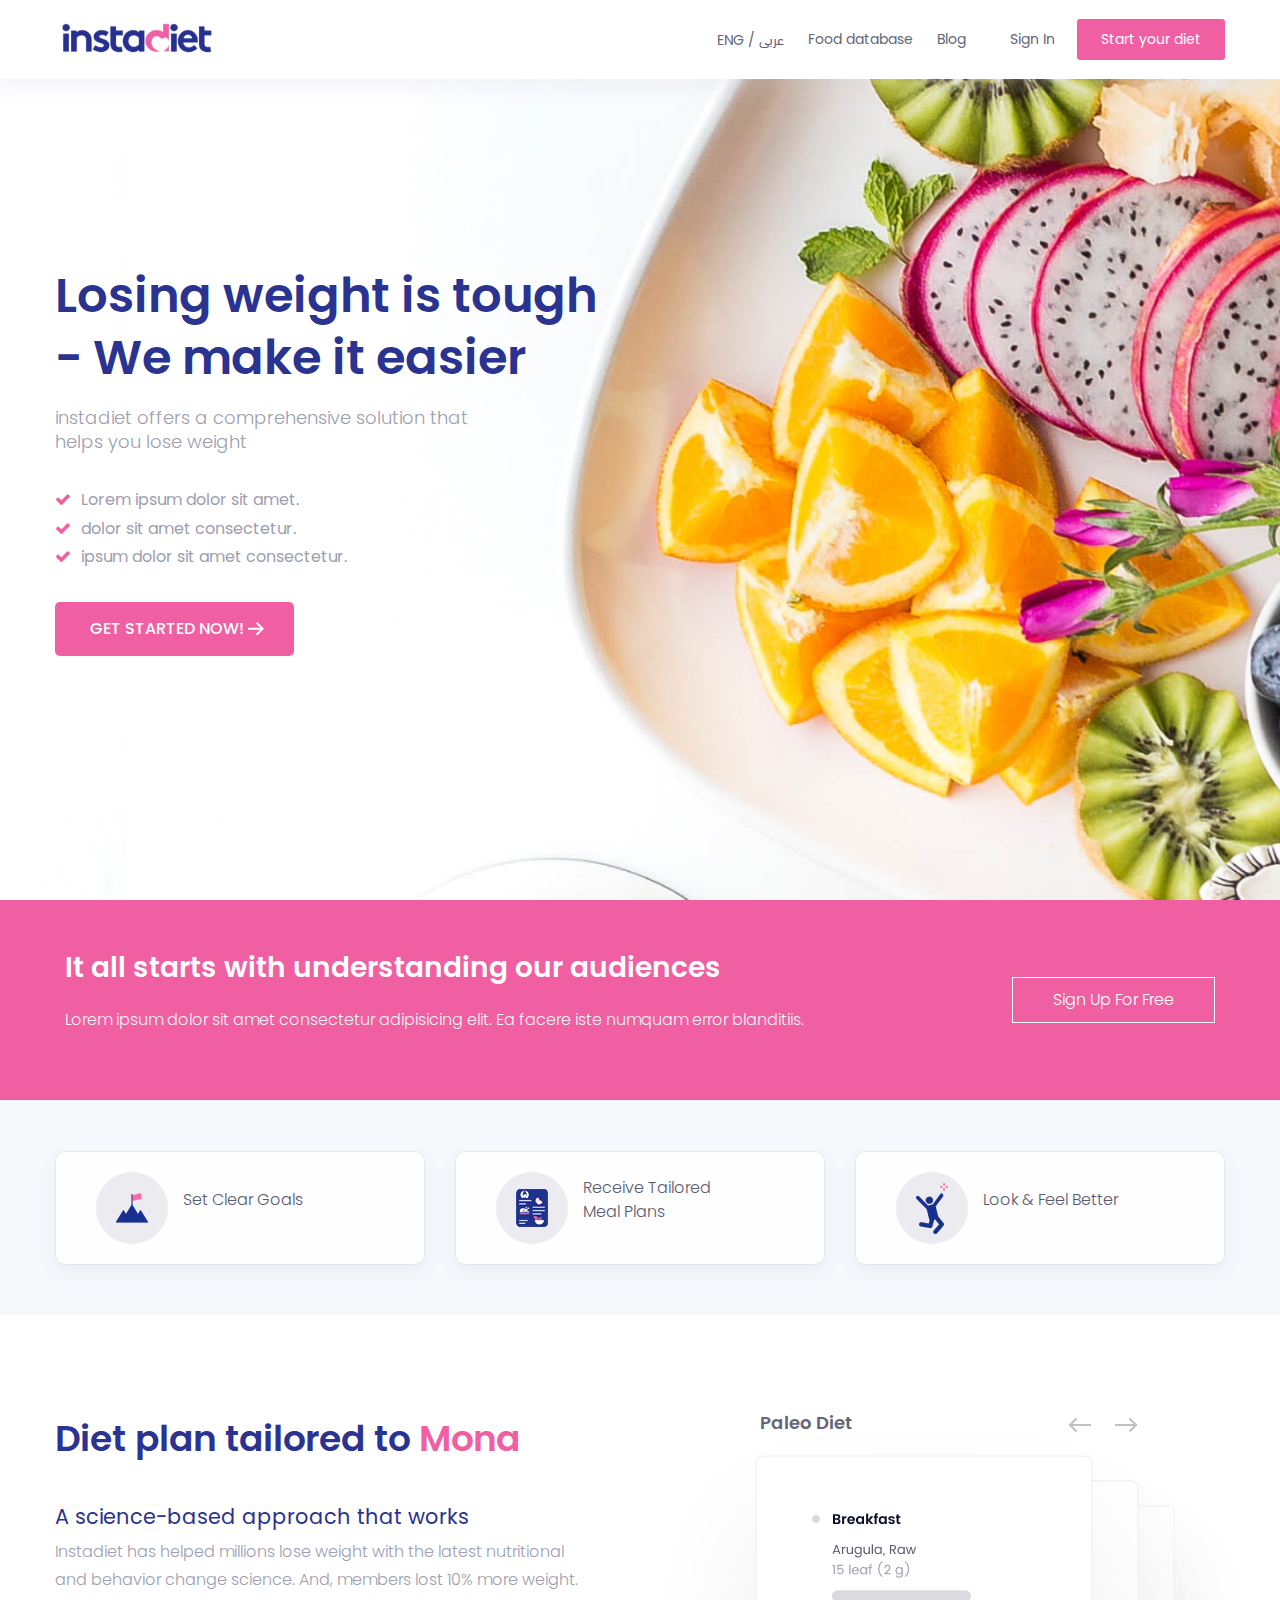
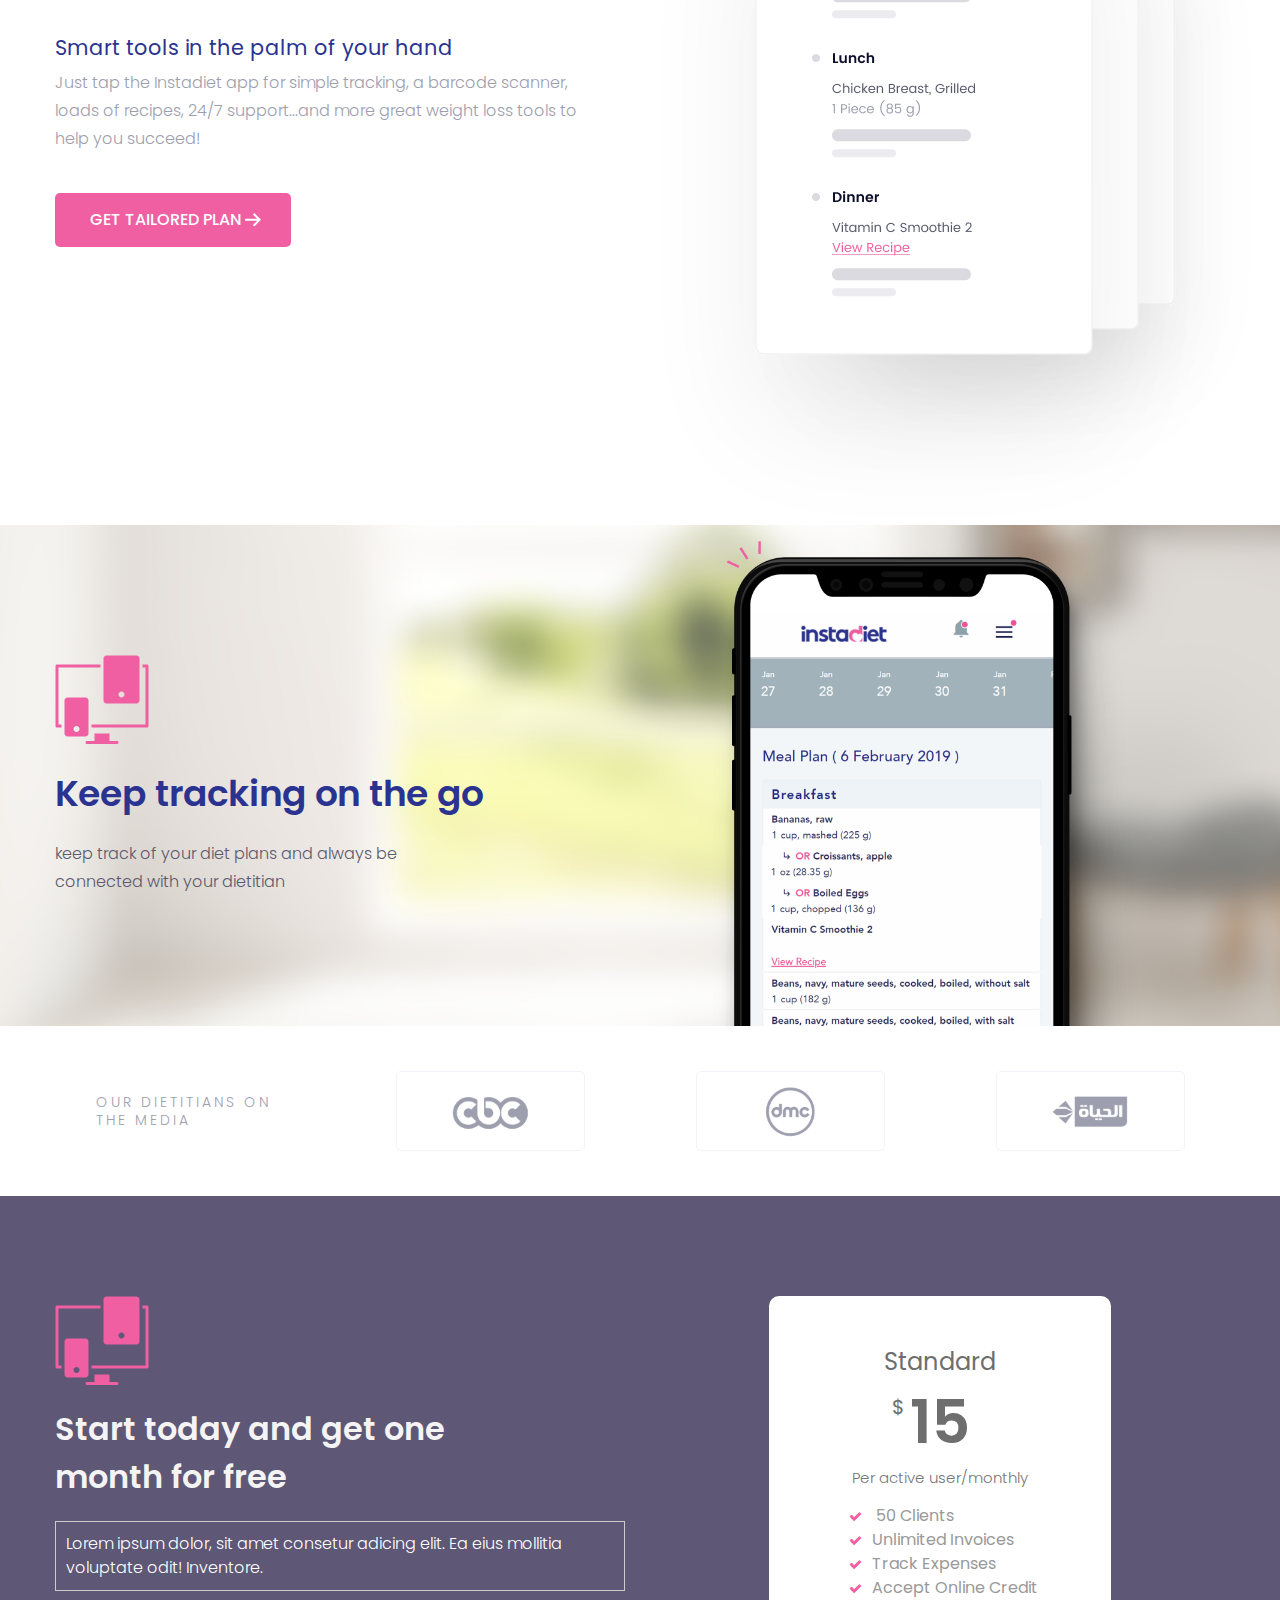
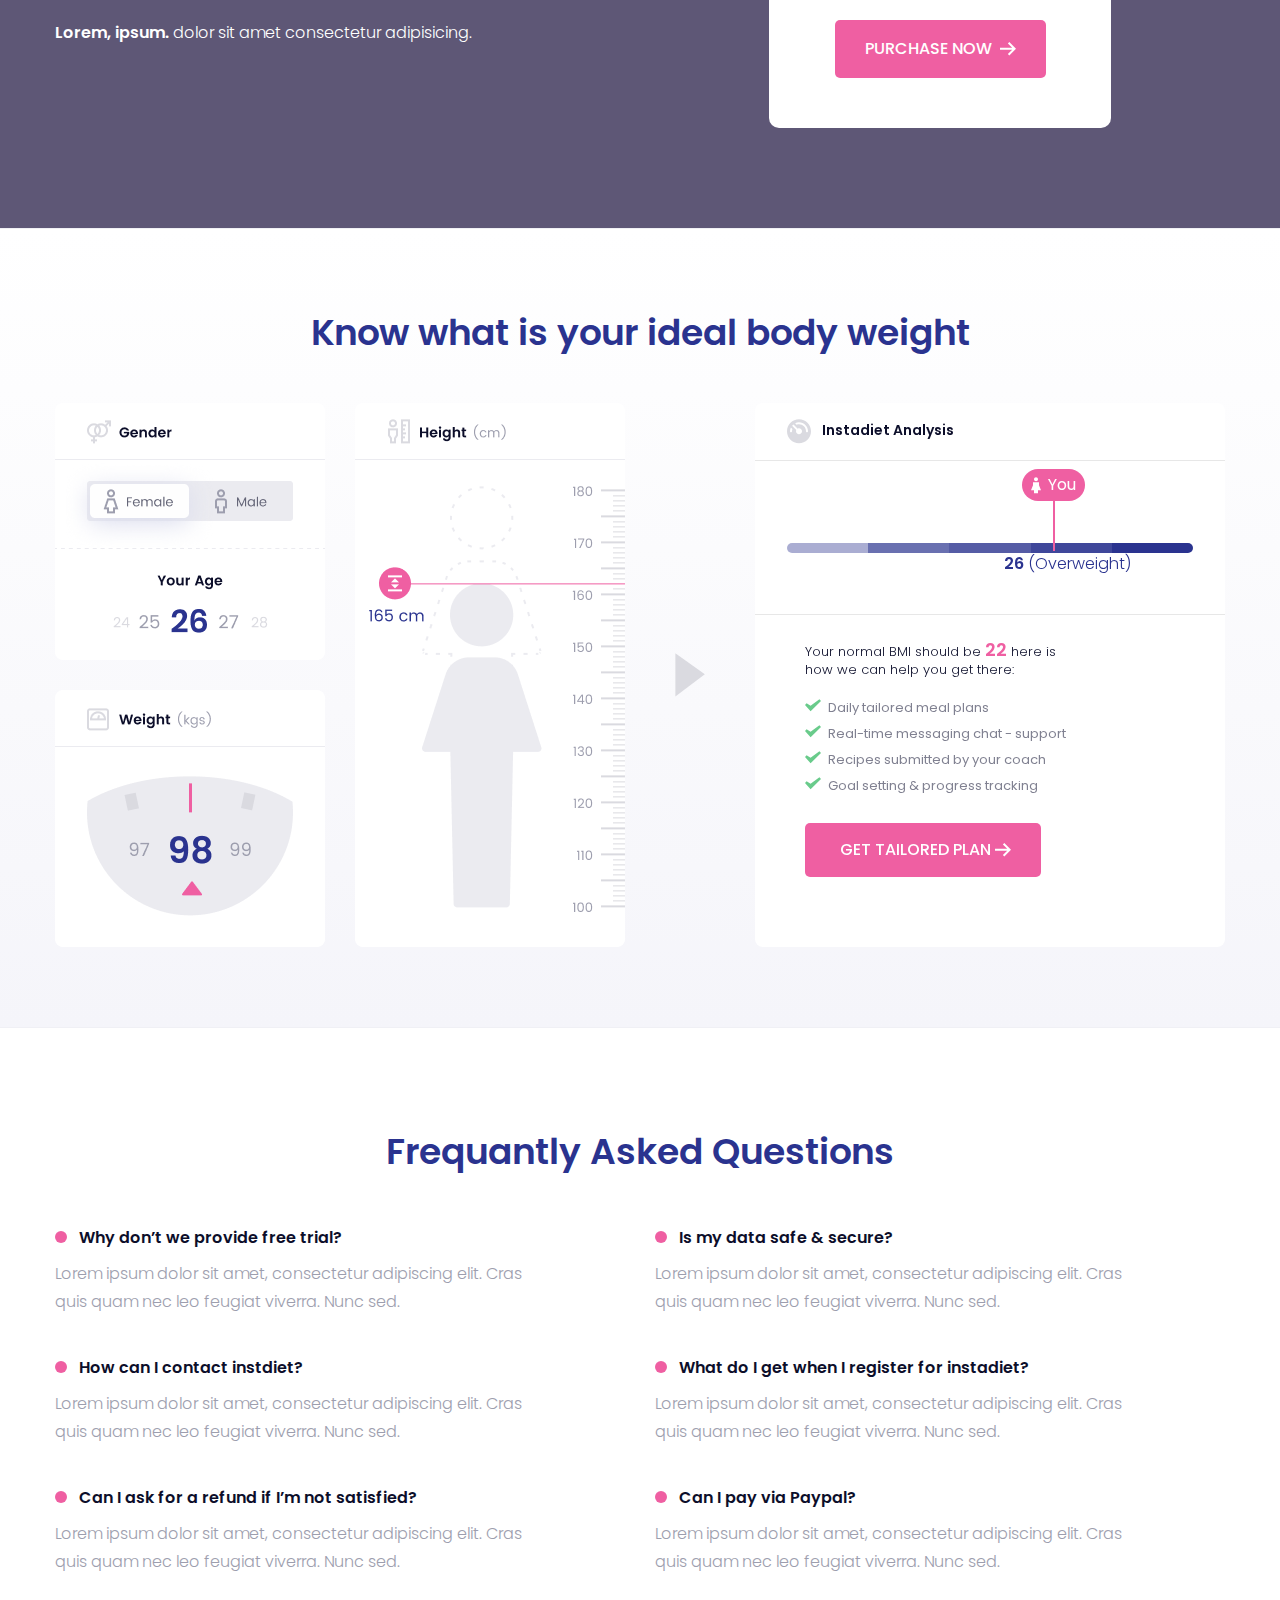
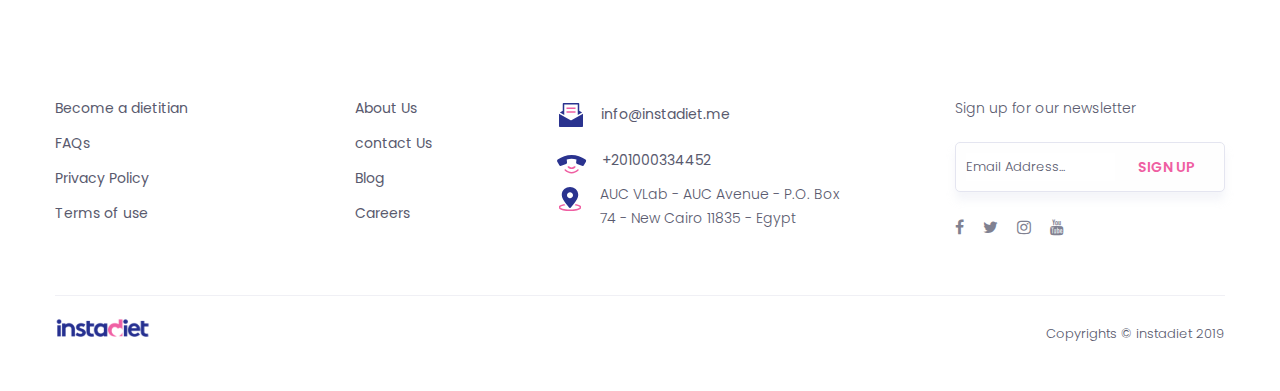
<file: index.html>
<!DOCTYPE html>
<html lang="en"
  dir="ltr">

<head>
  <meta charset="UTF-8" />
  <meta name="viewport"
    content="width=device-width,initial-scale=1.0" />
  <meta http-equiv="X-UA-Compatible"
    content="ie=edge" />
  <title>Instadiet.me</title>
  <!-- Favicon -->
  <link rel="icon"
    href="imgs/favicon.png"
    type="image/png" />
  <!-- bootstrap css -->
  <link rel="stylesheet"
    href="css/bootstrap.min.css" />
  <!-- fontAwesome -->
  <link rel="stylesheet"
    href="css/font-awesome.min.css">
  <!-- custom style css -->
  <link rel="stylesheet"
    href="css/style.css" />
</head>

<body>
  <!-- Start Header-->
  <header>
    <nav class="navbar navbar-expand-lg navbar-light">
      <div class="container">
        <a class="navbar-brand"
          href="index.html">
          <img class="d-none d-md-block"
            src="imgs/Instadiet-Logo.svg"
            alt="Instadiet-Logo" />
          <img class="d-md-none"
            src="imgs/Instadiet-logo-m.svg"
            alt="Instadiet-Logo" />
        </a>

        <button class="the-button"
          data-toggle="collapse"
          data-target="#navbar">
          <span class="the-line"></span>
          <span class="the-line"></span>
          <span class="the-line"></span>
        </button>
        <div class="collapse navbar-collapse"
          id="navbar">
          <ul class="navbar-nav ml-auto">
            <li class="nav-item">
              <a class="nav-link"
                href="index-rtl.html">ENG / <span class="arabic">عربى</span></a>
            </li>
            <li class="nav-item">
              <a class="nav-link"
                href="food-database.html">Food database</a>
            </li>
            <li class="nav-item dropdown-s">
              <a class="nav-link"
                href="blog.html">Blog</a>
              <!-- <div class="dropdown-menu-s">
                <a class="dropdown-item-s" href="single.html">Single-post</a>
              </div> -->
            </li>
            <li class="nav-item">
              <a class="nav-link sign-in"
                href="#!">Sign In</a>
            </li>
          </ul>
        </div>
        <a class="start-diet d-none d-lg-inline-block"
          href="#!">Start your diet</a>
      </div>
    </nav>
  </header>
  <!-- End Header-->

  <!-- start your diet show in mobile -->
  <div class="call-to-action">
    <div class="container">
      <a class="navbar-brand"
        href="index.html">
        <img class="d-none d-md-block"
          src="imgs/Instadiet-Logo.svg"
          alt="Instadiet-Logo" />
        <img class="d-md-none"
          src="imgs/Instadiet-logo-m.svg"
          alt="Instadiet-Logo" />
      </a>
      <a class="start-diet"
        href="#!">Start your diet</a>
    </div>
  </div>

  <!-- Start Showcase-->
  <section class="showcase">
    <div class="container">
      <div class="row">
        <div class="col-md-10 col-lg-6">
          <div class="showcase-content">
            <h1 class="showcase-title">Losing weight is tough - We make it easier</h1>
            <p class="showcase-desc">instadiet offers a comprehensive solution that helps you lose weight
            </p>
            <ul class="showcase-list">
              <li><i class="fa fa-check"></i> Lorem ipsum dolor sit amet.</li>
              <li><i class="fa fa-check"></i> dolor sit amet consectetur.</li>
              <li><i class="fa fa-check"></i> ipsum dolor sit amet consectetur.</li>
            </ul>
            <div class="showcase-btn">
              <button class="getstarted primary-btn">Get Started Now! <img src="imgs/arrow-right.svg"
                  alt="arrow"></button>
            </div>
          </div>
        </div>
      </div>
      <img class="showcase-bg d-block d-md-none "
        src="imgs/insta_well_bg-responsive.jpg"
        alt="">
    </div>
  </section>
  <!-- End Showcase-->

  <!-- Start empathy pink-->
  <section class="empathy">
    <div class="container">
      <div class="row">
        <div class="col-md-8 col-lg-9">
          <div class="empathy-content">
            <h2>It all starts with understanding our audiences</h2>
            <p>Lorem ipsum dolor sit amet consectetur adipisicing elit. Ea facere iste numquam error
              blanditiis.</p>
          </div>
        </div>
        <div class="col-md-4 col-lg-3">
          <div class="empathy-btn">
            <button>Sign up for free</button>
          </div>
        </div>
      </div>
    </div>
  </section>
  <!-- End empathy -->

  <!-- Start empathy blue-->
  <!--
  <section class="empathy-blue">
    <div class="container">
      <div class="row">
        <div class="col-md-8 col-lg-9">
          <div class="empathy-content">
            <h2>It all starts with understanding our audiences</h2>
            <p>Lorem ipsum dolor sit amet consectetur adipisicing elit. Ea facere iste numquam error
              blanditiis.</p>
          </div>
        </div>
        <div class="col-md-4 col-lg-3">
          <div class="empathy-btn">
            <button>Sign up for free</button>
          </div>
        </div>
      </div>
    </div>
  </section>
  End empathy -->

  <!-- Start Cards -->
  <div class="cards">
    <div class="container">
      <div class="row">
        <div class="col-md-4">
          <div class="card-item">
            <div class="icon">
              <img src="imgs/goal.png"
                alt="payment icon">
            </div>
            <p>Set Clear Goals</p>
          </div>
        </div>
        <div class="col-md-4">
          <div class="card-item">
            <div class="icon">
              <img src="imgs/tailored-meal-plan.png"
                alt="mobile-card icon">
            </div>
            <p>Receive Tailored Meal Plans</p>
          </div>
        </div>
        <div class="col-md-4">
          <div class="card-item">
            <div class="icon">
              <img src="imgs/feel-better-32.png"
                alt="data-security icon">
            </div>
            <p>Look & Feel Better</p>
          </div>
        </div>
      </div>
    </div>
  </div>
  <!-- End Cards -->

  <!-- Start tailored Plan -->
  <section class="tailored-plan">
    <div class="container">
      <div class="row">
        <div class="col-lg-6 col-xl-7 order-2 order-lg-1">
          <div class="left-content">
            <h2 class="heading">Diet plan tailored to <span>Mona</span></h2>
            <h3>A science-based approach that works</h3>
            <p>
              Instadiet has helped millions lose weight with the latest nutritional and behavior change
              science. And,
              members lost 10% more weight.
            </p>

            <h3>Smart tools in the palm of your hand</h3>
            <p>
              Just tap the Instadiet app for simple tracking, a barcode scanner, loads of recipes, 24/7
              support...and
              more great weight loss tools to help you succeed!
            </p>
            <a class="primary-btn">Get tailored plan <img src="imgs/arrow-right.svg"
                alt="arrow">
            </a>
          </div>
        </div>
        <div class="col-lg-6 col-xl-5 offset-md-2 offset-lg-0 order-1 order-lg-2">
          <div class="right-content">
            <div class="diet-plan">
              <div class="diet-plan-header d-flex">
                <h3>
                  Paleo Diet
                </h3>
                <div class="arrows">
                  <button class="slider-prev"
                    id="prev">
                    <span class="left-arrow"></span>
                  </button>
                  <button class="slider-next"
                    id="next">
                    <span class="right-arrow"></span>
                  </button>
                </div>
              </div>

              <div class="diet-slider">
                <img class="diet one active"
                  src="imgs/paleo-diet.png"
                  alt="paleo-diet img">
                <img class="diet two"
                  src="imgs/paleo-diet.png"
                  alt="paleo-diet img">
                <img class="diet three "
                  src="imgs/paleo-diet.png"
                  alt="paleo-diet img">
              </div>
            </div>
          </div>
        </div>
      </div>
    </div>
  </section>
  <!-- End tailored Plan -->

  <!-- Start Keep Tracking -->
  <section class="keep-tracking">
    <div class="container">
      <div class="row">
        <div class="col-md-6">
          <div class="keep-tracking-content">
            <img src="imgs/responsive.svg"
              alt="responsive icon">
            <h2 class="heading">Keep tracking on the go</h2>
            <p>keep track of your diet plans and always be connected with your dietitian</p>
          </div>
        </div>
        <div class="col-md-6">
          <div class="keep-tracking-img">
            <img class="iphone d-none d-lg-block"
              src="imgs/iphone.png"
              alt="iphone img">
            <img class="iphone d-lg-none"
              src="imgs/iphone-mm.png"
              alt="iphone img">
          </div>
        </div>
      </div>
    </div>
  </section>
  <!-- End Keep Tracking -->


  <!-- Start on The Media -->
  <div class="on-the-media text-center">
    <div class="container">
      <div class="row align-items-center">
        <div class="col-lg-3 col-md-12 d-none d-md-block">
          <p>Our dietitians on the media</p>
        </div>
        <div class="col-lg-3 col-4">
          <div class="media-channel">
            <img src="imgs/cbc.svg"
              alt="cbc icon" />
          </div>
        </div>
        <div class="col-lg-3 col-4">
          <div class="media-channel">
            <img src="imgs/dmc.svg"
              alt="cbc icon" />
          </div>
        </div>
        <div class="col-lg-3 col-4">
          <div class="media-channel">
            <img src="imgs/hayat.svg"
              alt="cbc icon" />
          </div>
        </div>
      </div>
    </div>
  </div>
  <!-- End on The Media -->

  <!-- Start prices -->
  <section class="prices">
    <div class="container">
      <div class="row">
        <div class="col-md-6">
          <div class="price-content">
            <div class="price-content-img">
              <img src="imgs/responsive.svg"
                alt="">
            </div>
            <h2>Start today and get one month for free</h2>
            <p class="price-desc">Lorem ipsum dolor, sit amet consetur adicing elit. Ea eius mollitia
              voluptate odit! Inventore.</p>
            <p><span>Lorem, ipsum. </span> dolor sit amet consectetur adipisicing.</p>
          </div>
        </div>
        <div class="col-md-6">
          <div class="price-plan">
            <h3>Standard</h3>
            <div class="price-item">
              <span class="price center-block">15</span>
              <span class="dollar">$</span>
            </div>
            <p class="long center-block">Per active user/monthly</p>
            <ul class="features">
              <li><i class="fa fa-check"></i> 50 Clients</li>
              <li><i class="fa fa-check"></i>Unlimited Invoices </li>
              <li><i class="fa fa-check"></i>Track Expenses</li>
              <li><i class="fa fa-check"></i>Accept Online Credit</li>
            </ul>
            <button class="primary-btn">Purchase Now <img src="imgs/arrow-right.svg"
                alt="arrow"></button>
          </div>
        </div>

      </div>
    </div>
  </section>
  <!-- End prices -->


  <!-- Start Ideal Body Weight -->
  <section class="body-weight">
    <div class="container">
      <h2 class="heading text-center">Know what is your ideal body weight</h2>
      <div class="row">
        <div class="col-lg-3 col-md-6">
          <img class="img-fluid w-100 width"
            src="imgs/gender.png"
            alt="">
        </div>
        <div class="col-lg-3 col-md-6">
          <img class="img-fluid w-100 height"
            src="imgs/Height.png"
            alt="">
        </div>
        <div class="col-lg-1 col-md-12">
          <img class="triangle"
            src="imgs/triangle-color.svg"
            alt="">
        </div>
        <div class="col-lg-5 col-md-12">
          <div class="instadiet-analysis">
            <div class="front">
              <h3>
                <img src="imgs/speedometer.svg"
                  alt="speedometer icon">
                Instadiet Analysis
              </h3>
              <div class="bmi">
                <div class="bmi-bar">
                  <span class="one"></span>
                  <span class="two"></span>
                  <span class="three"></span>
                  <span class="four"></span>
                  <span class="five"></span>
                </div>
                <div class="indicator">
                  <p><span>26</span> (Overweight)</p>
                </div>
              </div>
              <div class="tips">
                <p>Your normal BMI should be <span>22</span> here is how we can help you get there:</p>
                <ul>
                  <li>
                    Daily tailored meal plans
                  </li>
                  <li>
                    Real-time messaging chat - support
                  </li>
                  <li>
                    Recipes submitted by your coach
                  </li>
                  <li>
                    Goal setting & progress tracking
                  </li>
                </ul>
                <div class="tips-btn">
                  <button class="primary-btn"
                    id="convertToForm">Get tailored plan <img src="imgs/arrow-right.svg"
                      alt="arrow">
                  </button>
                </div>
              </div>
            </div>
            <div class="back">
              <form class="form">
                <h2 class="text-center heading">SignUp</h2>
                <div class="form-group">
                  <label>Full Name</label>
                  <input type="text"
                    class="form-control"
                    placeholder="e.g. Eslam Tharwat">
                </div>
                <div class="form-group">
                  <label>Email Address</label>
                  <input type="email"
                    autocomplete="off"
                    placeholder="e.g. johndoe@domain.com"
                    class="form-control">
                </div>
                <div class="form-group">
                  <label>Password</label>
                  <input type="password"
                    autocomplete="off"
                    placeholder="Enter your password here"
                    class="form-control">
                </div>
                <button type="submit"
                  class="form-control primary-btn">Register</button>
              </form>
            </div>
          </div>

        </div>
      </div>
    </div>
  </section>
  <!-- End Ideal Body Weight -->

  <!-- Start FAQ -->
  <section id="faq">
    <div class="container">
      <h2 class="text-center d-none d-md-block heading">Frequantly Asked Questions</h2>
      <h2 class="text-left d-md-none heading">FAQs</h2>
      <div class="row">
        <div class="col-lg-6">
          <ul class="faq-left-side">
            <li>
              <h3>Why don’t we provide free trial?</h3>
              <p>Lorem ipsum dolor sit amet, consectetur adipiscing elit. Cras quis quam nec leo feugiat
                viverra. Nunc sed.</p>
            </li>
            <li>
              <h3>How can I contact instdiet?</h3>
              <p>Lorem ipsum dolor sit amet, consectetur adipiscing elit. Cras quis quam nec leo feugiat
                viverra. Nunc sed.</p>
            </li>
            <li>
              <h3>Can I ask for a refund if I’m not satisfied?</h3>
              <p>Lorem ipsum dolor sit amet, consectetur adipiscing elit. Cras quis quam nec leo feugiat
                viverra. Nunc sed.</p>
            </li>
          </ul>
        </div>
        <div class="col-lg-6">
          <ul class="
          faq-right-side">
            <li>
              <h3>Is my data safe & secure?</h3>
              <p>Lorem ipsum dolor sit amet, consectetur adipiscing elit. Cras quis quam nec leo feugiat
                viverra. Nunc
                sed.</p>
            </li>
            <li>
              <h3>What do I get when I register for instadiet?</h3>
              <p>Lorem ipsum dolor sit amet, consectetur adipiscing elit. Cras quis quam nec leo feugiat
                viverra. Nunc
                sed.</p>
            </li>
            <li>
              <h3>Can I pay via Paypal?</h3>
              <p>Lorem ipsum dolor sit amet, consectetur adipiscing elit. Cras quis quam nec leo feugiat
                viverra. Nunc
                sed.</p>
            </li>
          </ul>
        </div>
      </div>
    </div>
  </section>
  <!-- End FAQ -->

  <!-- Start Footer -->
  <footer id="main-footer">
    <div class="container">
      <div class="row">
        <div class="col-lg-3 col-6 ">
          <ul class="policy">
            <li><a href="#">Become a dietitian</a></li>
            <li><a href="#">FAQs</a></li>
            <li><a href="#">Privacy Policy</a></li>
            <li><a href="#">Terms of use</a></li>
          </ul>
        </div>
        <div class="col-lg-2 col-6">
          <ul class="links">
            <li><a href="#">About Us</a></li>
            <li><a href="#">contact Us</a></li>
            <li><a href="blog.html">Blog</a></li>
            <li><a href="thanks.html">Careers</a></li>
          </ul>
        </div>
        <div class="col-lg-4 col-md-6">
          <ul class="contact">
            <li>
              <img src="imgs/newsletter.svg"
                alt="newsletter icon">
              <a href="mailto:info@instadiet.me?subject=Business%20Inquiry">info@instadiet.me</a>
            </li>
            <li>
              <img src="imgs/phone-call.svg"
                alt="phone-call icon">
              <a href="tel:+201000334452">+201000334452</a>
            </li>
            <li class="location">
              <img src="imgs/square-pin.svg"
                alt="square-pin icon">
              <p>AUC VLab - AUC Avenue - P.O. Box 74 - New Cairo 11835 - Egypt</p>
            </li>
          </ul>
        </div>
        <div class="col-lg-3 col-md-6">
          <div class="newsletter">
            <p>Sign up for our newsletter</p>
            <form>
              <input type="email"
                name="email"
                placeholder="Email Address...">
              <button type="submit">Sign Up</button>
            </form>
            <div class="social-icons list-inline">
              <li class="list-inline-item"><a href="#"><i class="fa fa-facebook-f"></i></a></li>
              <li class="list-inline-item"><a href="https://www.facebook.com/instadiet.me"
                  target="_blank"><i class="fa fa-twitter"></i></a></li>
              <li class="list-inline-item"><a href="https://www.instagram.com/instadiet.me/"
                  target="_blank"><i class="fa fa-instagram"></i></a></li>
              <li class="list-inline-item"><a href="https://www.youtube.com/channel/UCkT30uls5-SiLkT-lkM9vZg"
                  target="_blank"><i class="fa fa-youtube"></i></a></li>
            </div>
          </div>
        </div>
      </div>
      <div class="copyright">
        <div class="row">
          <div class="col-md-6">
            <a href="index.html"><img src="imgs/logo-small.svg"
                alt="Logo"></a>
          </div>
          <div class="col-md-6">
            <p>Copyrights &copy; instadiet 2019</p>
          </div>
        </div>
      </div>
    </div>
  </footer>
  <!-- End Footer -->

  <!-- Start Scroll-To-Top -->
  <div class="scroll-top">
    <img src="imgs/triangle.svg"
      alt="triangle icon">
    <p>Top</p>
  </div>
  <!-- End Scroll-To-Top -->

  <!-- <div class="loading-overlay">
    <div class="spinner">
      <div class="dot1"></div>
      <div class="dot2"></div>
    </div>
  </div> -->

  <!-- jQuery -->
  <script src="js/jquery-3.4.1.min.js"></script>
  <!-- popper.js -->
  <script src="js/popper.min.js"></script>
  <!-- bootstrap js -->
  <script src="js/bootstrap.min.js"></script>
  <!-- custom main js -->
  <script src="js/main.js"></script>
</body>

</html>
</file>
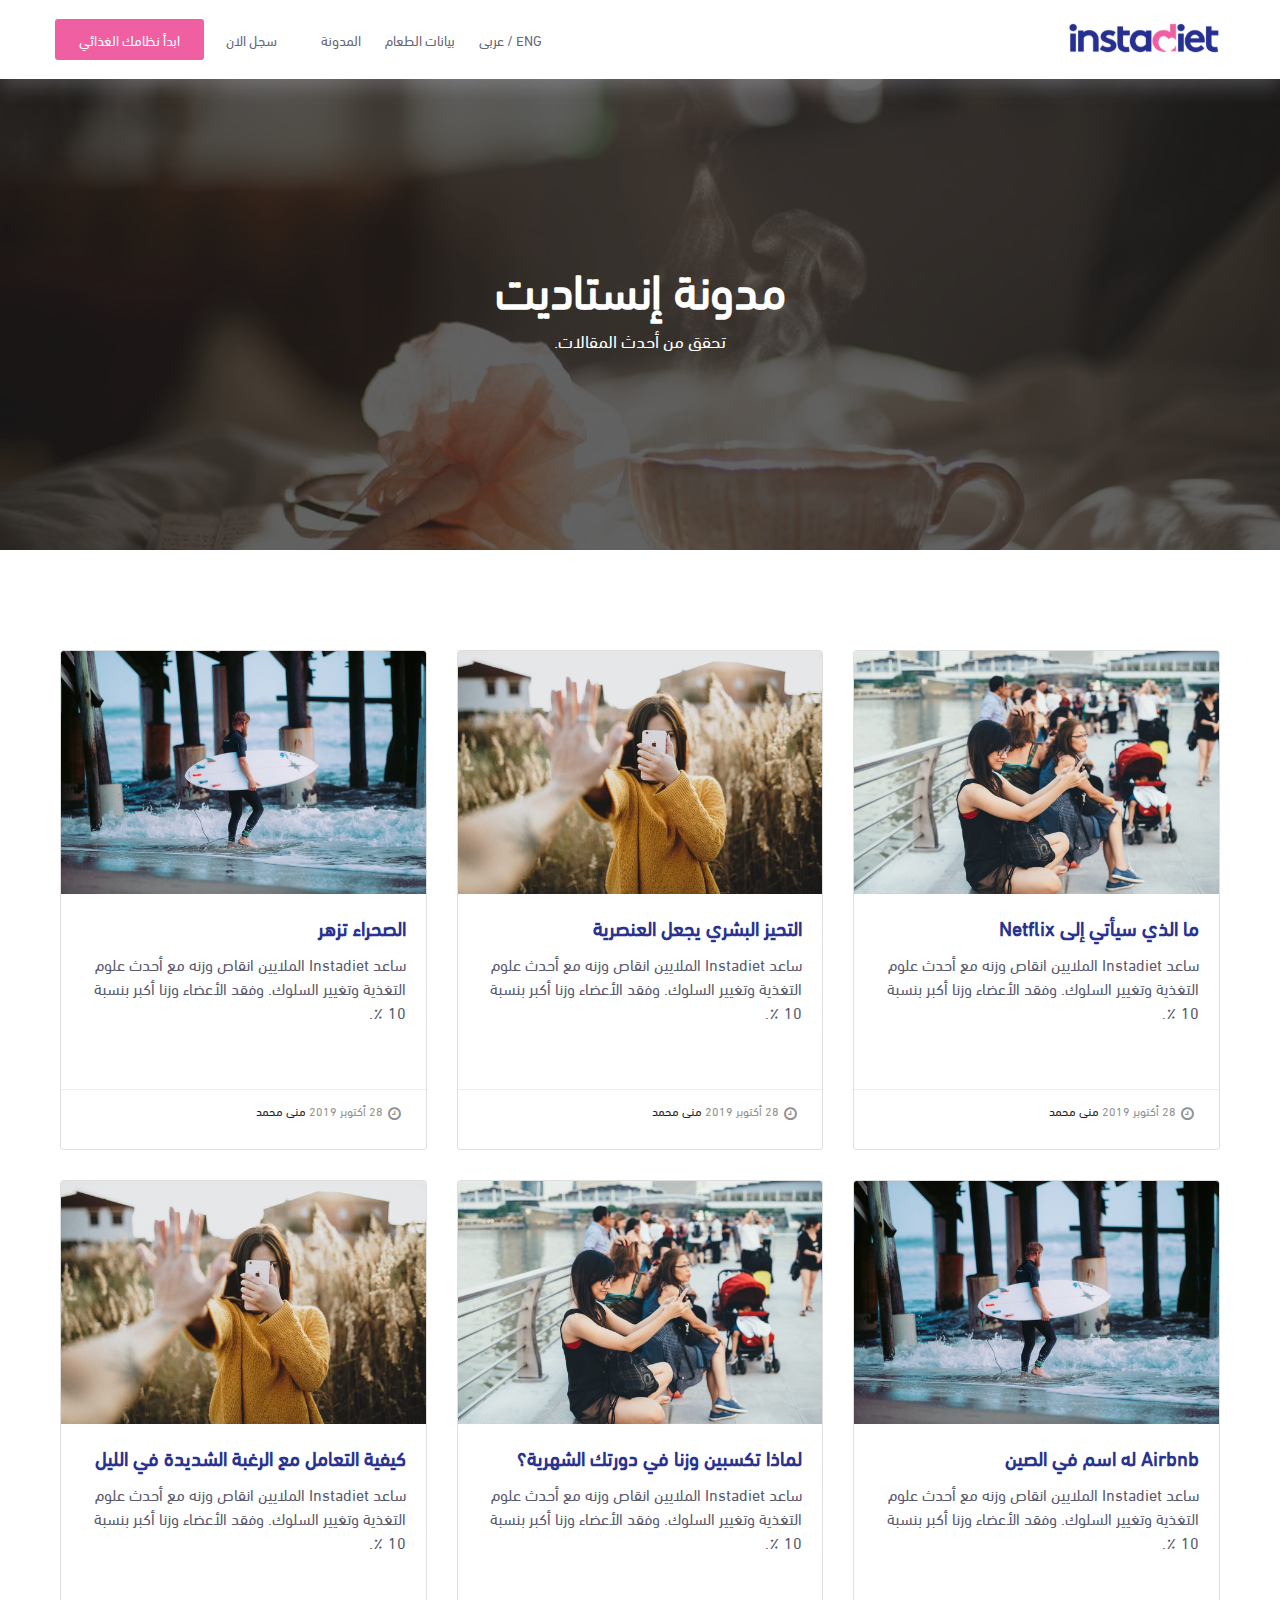
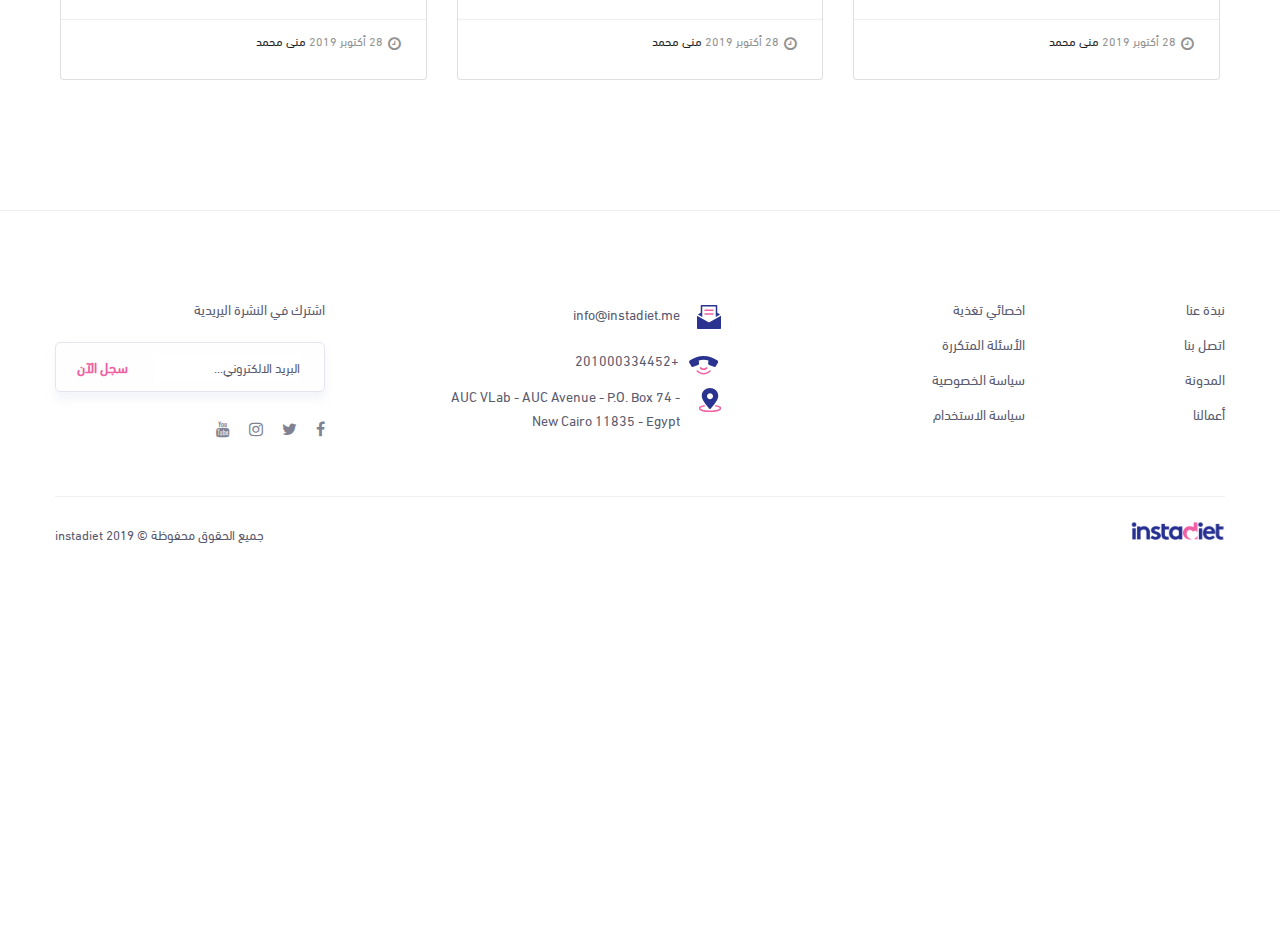
<file: blog-rtl.html>
<!DOCTYPE html>
<html lang="ar"
  dir="rtl">

<head>
  <meta charset="UTF-8" />
  <meta name="viewport" content="width=device-width,initial-scale=1.0" />
  <meta http-equiv="X-UA-Compatible" content="ie=edge" />
  <title>Instadiet.me</title>
  <!-- Favicon -->
  <link rel="icon" href="imgs/favicon.png" type="image/png" />
  <!-- bootstrap css -->
  <link rel="stylesheet" href="css/bootstrap.min.css" />
  <!-- fontAwesome -->
  <link rel="stylesheet" href="css/font-awesome.min.css">
  <!-- custom style css -->
  <link rel="stylesheet" href="css/style.css" />
  <link rel="stylesheet" href="css/style-rtl.css" />
</head>

<body class="blog">
  <!-- Start Header-->
  <header id="header-blog">
    <nav class="navbar navbar-expand-lg navbar-light">
      <div class="container">
        <a class="navbar-brand"
          href="index-rtl.html">
          <img class="d-none d-md-block"
            src="imgs/Instadiet-Logo.svg"
            alt="Instadiet-Logo" />
          <img class="d-md-none"
            src="imgs/Instadiet-logo-m.svg"
            alt="Instadiet-Logo" />
        </a>

        <button class="the-button"
          data-toggle="collapse"
          data-target="#navbar">
          <span class="the-line"></span>
          <span class="the-line"></span>
          <span class="the-line"></span>
        </button>
        <div class="collapse navbar-collapse" id="navbar">
          <ul class="navbar-nav mr-auto">
            <li class="nav-item">
              <a class="nav-link" href="blog.html"
                >ENG / <span class="arabic">عربى</span></a
              >
            </li>
            <li class="nav-item">
              <a class="nav-link" href="food-database-rtl.html"
                >بيانات الطعام</a
              >
            </li>
            <li class="nav-item dropdown-s">
              <a class="nav-link" href="blog.html">المدونة</a>
              <!-- <div class="dropdown-menu-s">
                <a class="dropdown-item-s" href="single.html">مقال واحد</a>
              </div> -->
            </li>
            <li class="nav-item">
              <a class="nav-link sign-in" href="#!">سجل الان</a>
            </li>
          </ul>
        </div>
        <a class="start-diet d-none d-lg-inline-block"
          href="#!">ابدأ نظامك الغذائي</a>
      </div>
    </nav>
  </header>
  <!-- End Header-->

  <!-- start your diet show in mobile -->
  <div class="call-to-action">
    <div class="container">
      <a class="navbar-brand"
        href="index.html">
        <img class="d-none d-md-block"
          src="imgs/Instadiet-Logo.svg"
          alt="Instadiet-Logo" />
        <img class="d-md-none"
          src="imgs/Instadiet-logo-m.svg"
          alt="Instadiet-Logo" />
      </a>
      <a class="start-diet"
        href="#!">ابدأ نظامك الغذائي</a>
    </div>
  </div>

  <!-- Start Showcase-->
  <section class="showcase-blog">
    <div class="container">
      <h1 class="showcase-title">مدونة إنستاديت</h1>
      <p class="showcase-desc">تحقق من أحدث المقالات.
      </p>
    </div>
  </section>
  <!-- End Showcase-->

  <!-- Start posts -->
  <section class="posts">
    <div class="container">
      <div class="row">
        <div class="col-md-6 col-lg-4">
          <div class="card">
            <a href="#">
              <img src="imgs/blog-3.jpg"
                class="card-img-top"
                alt="">
            </a>
            <div class="card-body">
              <h5 class="card-title"><a href="single-rtl.html">ما الذي سيأتي إلى Netflix</a></h5>
              <p class="card-text">ساعد Instadiet الملايين انقاص وزنه مع أحدث علوم التغذية وتغيير السلوك. وفقد
                الأعضاء وزنا أكبر بنسبة 10 ٪. </p>
            </div>
            <p class="card-metabox"><i class="fa fa-clock-o"></i>28 أكتوبر 2019 <a href="#">منى محمد</a>
            </p>
          </div>
        </div>
        <div class="col-md-6 col-lg-4">
          <div class="card">
            <a href="#">
              <img src="imgs/blog-2.jpg"
                class="card-img-top"
                alt="">
            </a>
            <div class="card-body">
              <h5 class="card-title"><a href="#">التحيز البشري يجعل العنصرية</a></h5>
              <p class="card-text">ساعد Instadiet الملايين انقاص وزنه مع أحدث علوم التغذية وتغيير السلوك. وفقد
                الأعضاء وزنا أكبر بنسبة 10 ٪. </p>
            </div>
            <p class="card-metabox"><i class="fa fa-clock-o"></i>28 أكتوبر 2019 <a href="#">منى محمد</a>
            </p>
          </div>
        </div>
        <div class="col-md-6 col-lg-4">
          <div class="card">
            <a href="#">
              <img src="imgs/blog-1.jpg"
                class="card-img-top"
                alt="">
            </a>
            <div class="card-body">
              <h5 class="card-title"><a href="#">الصحراء تزهر</a></h5>
              <p class="card-text">ساعد Instadiet الملايين انقاص وزنه مع أحدث علوم التغذية وتغيير السلوك. وفقد
                الأعضاء وزنا أكبر بنسبة 10 ٪. </p>
            </div>
            <p class="card-metabox"><i class="fa fa-clock-o"></i>28 أكتوبر 2019 <a href="#">منى محمد</a>
            </p>
          </div>
        </div>
        <div class="col-md-6 col-lg-4">
          <div class="card">
            <a href="#">
              <img src="imgs/blog-1.jpg"
                class="card-img-top"
                alt="">
            </a>
            <div class="card-body">
              <h5 class="card-title"><a href="#">Airbnb له اسم في الصين</a></h5>
              <p class="card-text">ساعد Instadiet الملايين انقاص وزنه مع أحدث علوم التغذية وتغيير السلوك. وفقد
                الأعضاء وزنا أكبر بنسبة 10 ٪. </p>
            </div>
            <p class="card-metabox"><i class="fa fa-clock-o"></i>28 أكتوبر 2019 <a href="#">منى محمد</a>
            </p>
          </div>
        </div>
        <div class="col-md-6 col-lg-4">
          <div class="card">
            <a href="#">
              <img src="imgs/blog-3.jpg"
                class="card-img-top"
                alt="">
            </a>
            <div class="card-body">
              <h5 class="card-title"><a href="#">لماذا تكسبين وزنا في دورتك الشهرية؟</a></h5>
              <p class="card-text">ساعد Instadiet الملايين انقاص وزنه مع أحدث علوم التغذية وتغيير السلوك. وفقد
                الأعضاء وزنا أكبر بنسبة 10 ٪. </p>
            </div>
            <p class="card-metabox"><i class="fa fa-clock-o"></i>28 أكتوبر 2019 <a href="#">منى محمد</a>
            </p>
          </div>
        </div>
        <div class="col-md-6 col-lg-4">
          <div class="card">
            <a href="#">
              <img src="imgs/blog-2.jpg"
                class="card-img-top"
                alt="">
            </a>
            <div class="card-body">
              <h5 class="card-title"><a href="#">كيفية التعامل مع الرغبة الشديدة في الليل</a></h5>
              <p class="card-text">ساعد Instadiet الملايين انقاص وزنه مع أحدث علوم التغذية وتغيير السلوك. وفقد
                الأعضاء وزنا أكبر بنسبة 10 ٪. </p>
            </div>
            <p class="card-metabox"><i class="fa fa-clock-o"></i>28 أكتوبر 2019 <a href="#">منى محمد</a>
            </p>
          </div>
        </div>
      </div>
    </div>
  </section>
  <!-- End posts -->

    <!-- Start Footer -->
  <footer id="main-footer" class="footer-blog">
    <div class="container">
      <div class="row">
        <div class="col-lg-3 col-6 order-2 order-lg-2">
          <ul class="policy">
            <li><a href="#">اخصائي تغذية</a></li>
            <li><a href="#">الأسئلة المتكررة</a></li>
            <li><a href="#">سياسة الخصوصية</a></li>
            <li><a href="#">سياسة الاستخدام</a></li>
          </ul>
        </div>
        <div class="col-lg-2 col-6 order-1 order-lg-1">
          <ul class="links">
            <li><a href="#">نبذة عنا</a></li>
            <li><a href="#">اتصل بنا</a></li>
            <li><a href="blog-rtl.html">المدونة</a></li>
            <li><a href="#">أعمالنا</a></li>
          </ul>
        </div>
        <div class="col-lg-4 col-md-6 order-3 order-lg-3">
          <ul class="contact">
            <li>
              <img src="imgs/newsletter.svg"
                alt="newsletter icon">
              <a href="mailto:info@instadiet.me?subject=Business%20Inquiry">info@instadiet.me</a>
            </li>
            <li>
              <img src="imgs/phone-call.svg"
                alt="phone-call icon">
              <a href="tel:+201000334452">+201000334452</a>
            </li>
            <li class="location">
              <img src="imgs/square-pin.svg"
                alt="square-pin icon">
              <p>AUC VLab - AUC Avenue - P.O. Box 74 - New Cairo 11835 - Egypt</p>
            </li>
          </ul>
        </div>
        <div class="col-lg-3 col-md-6 order-4 order-lg-4">
          <div class="newsletter">
            <p>اشترك في النشرة اليريدية</p>
            <form>
              <input type="email"
                name="email"
                placeholder="البريد الالكتروني...">
              <button type="submit">سجل الآن</button>
            </form>
            <div class="social-icons list-inline">
              <li class="list-inline-item"><a href="#"><i class="fa fa-facebook-f"></i></a></li>
              <li class="list-inline-item"><a href="https://www.facebook.com/instadiet.me"
                  target="_blank"><i class="fa fa-twitter"></i></a></li>
              <li class="list-inline-item"><a href="https://www.instagram.com/instadiet.me/"
                  target="_blank"><i class="fa fa-instagram"></i></a></li>
              <li class="list-inline-item"><a href="https://www.youtube.com/channel/UCkT30uls5-SiLkT-lkM9vZg"
                  target="_blank"><i class="fa fa-youtube"></i></a></li>
            </div>
          </div>
        </div>
      </div>
      <div class="copyright">
        <div class="row">
          <div class="col-md-6">
            <a href="index-rtl.html"><img src="imgs/logo-small.svg"
                alt="Logo"></a>
          </div>
          <div class="col-md-6">
            <p>جميع الحقوق محفوظة &copy; instadiet 2019</p>
          </div>
        </div>
      </div>

    </div>
  </footer>
  <div class="footer-spacer"
    style="height: 350px;"></div>
  <!-- End Footer -->


  <!-- Start Scroll-To-Top -->
  <div class="scroll-top">
    <img src="imgs/triangle.svg"
      alt="triangle icon">
    <p>Top</p>
  </div>
  <!-- End Scroll-To-Top -->

  <!-- jQuery -->
  <script src="js/jquery-3.4.1.min.js"></script>
  <!-- popper.js -->
  <script src="js/popper.min.js"></script>
  <!-- bootstrap js -->
  <script src="js/bootstrap.min.js"></script>
  <!-- custom main js -->
  <script src="js/main.js"></script>
</body>

</html>
</file>
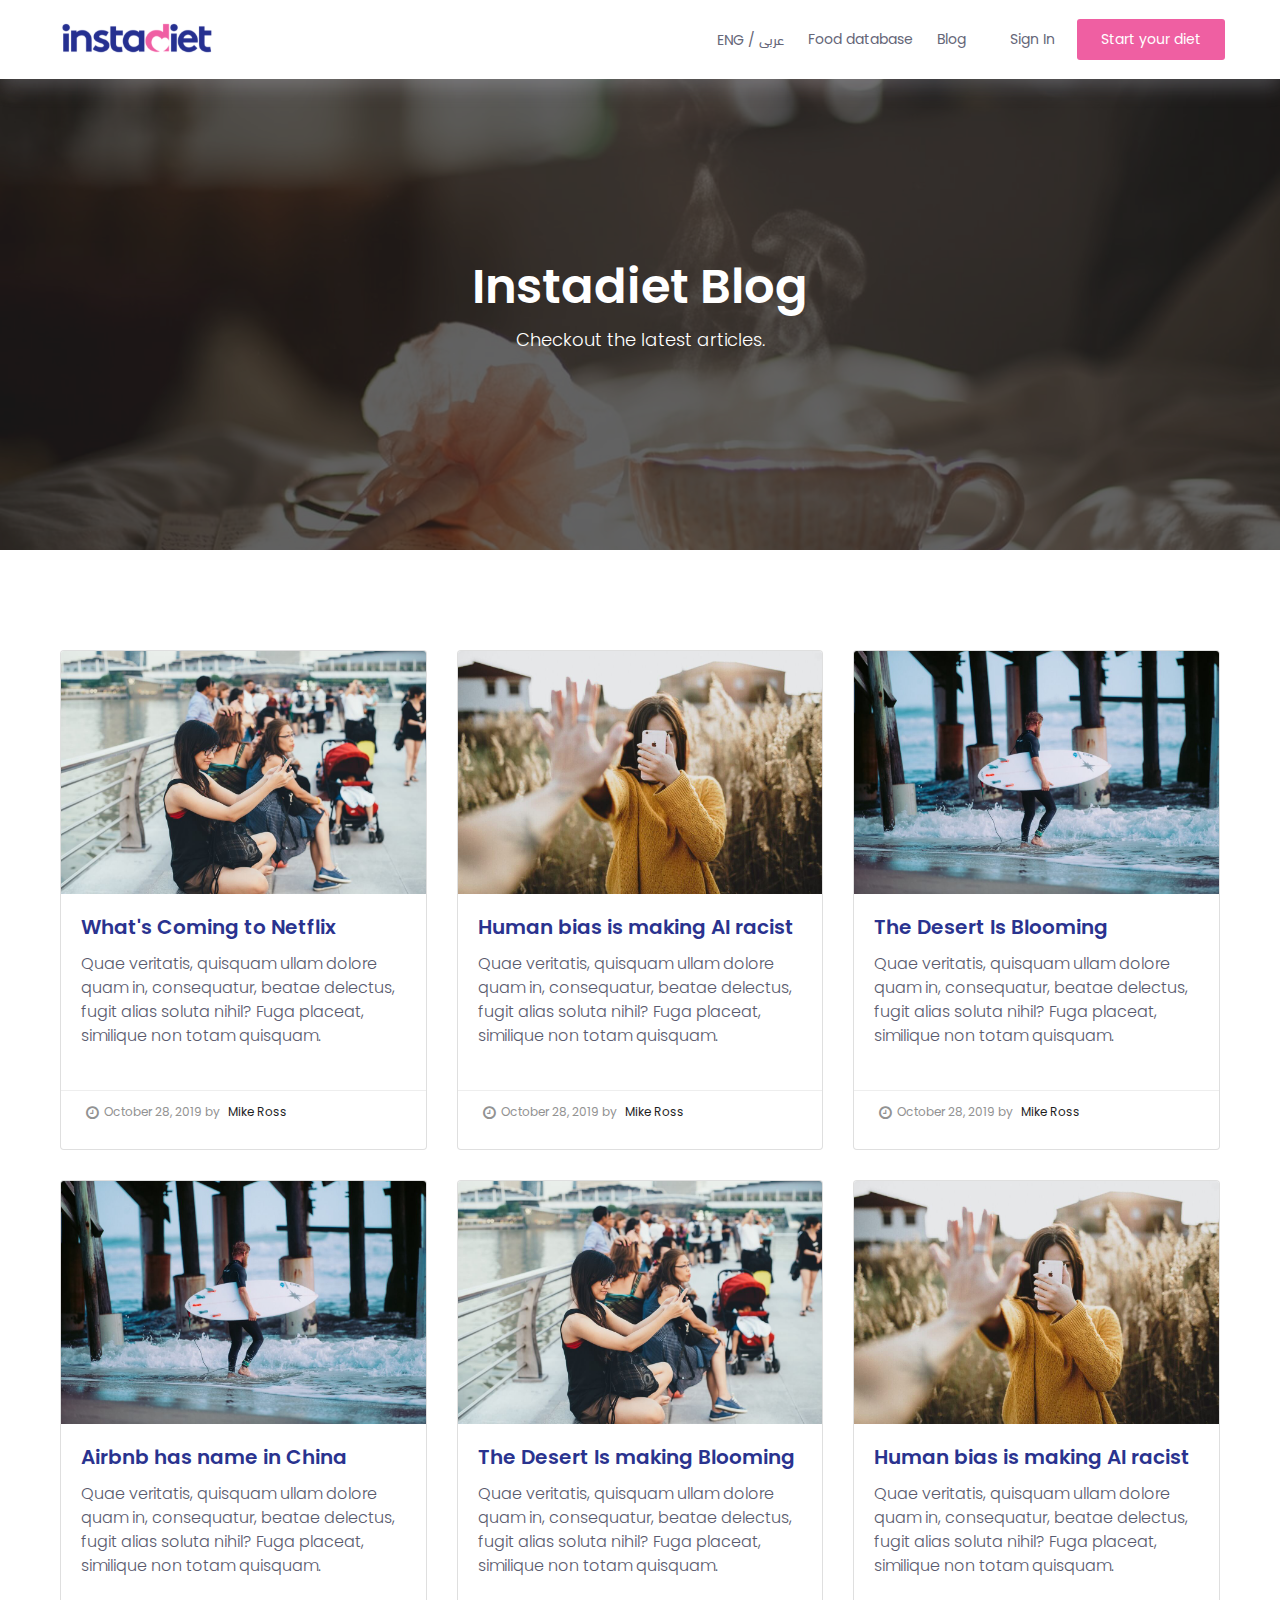
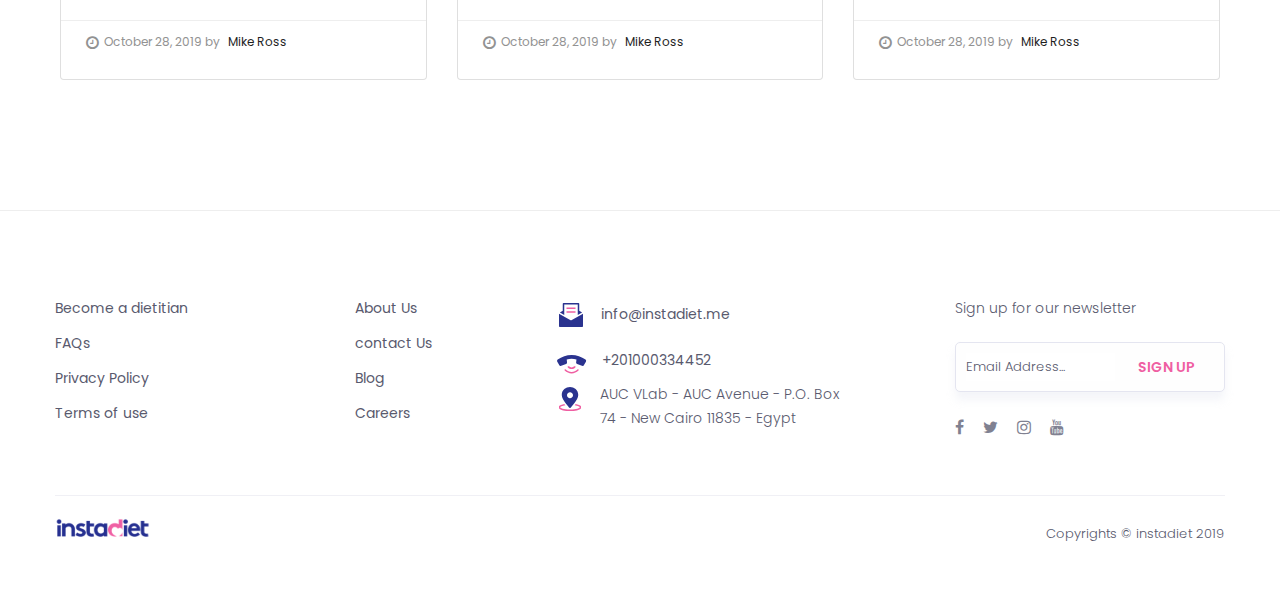
<file: blog.html>
<!DOCTYPE html>
<html lang="en"
  dir="ltr">

<head>
  <meta charset="UTF-8" />
  <meta name="viewport"
    content="width=device-width,initial-scale=1.0" />
  <meta http-equiv="X-UA-Compatible"
    content="ie=edge" />
  <title>Instadiet.me</title>
  <!-- Favicon -->
  <link rel="icon"
    href="imgs/favicon.png"
    type="image/png" />
  <!-- bootstrap css -->
  <link rel="stylesheet"
    href="css/bootstrap.min.css" />
  <!-- fontAwesome -->
  <link rel="stylesheet"
    href="css/font-awesome.min.css">
  <!-- custom style css -->
  <link rel="stylesheet"
    href="css/style.css" />
</head>

<body class="blog">
  <!-- Start Header-->
  <header id="header-blog">
    <nav class="navbar navbar-expand-lg navbar-light">
      <div class="container">
        <a class="navbar-brand"
          href="index.html">
          <img class="d-none d-md-block"
            src="imgs/Instadiet-Logo.svg"
            alt="Instadiet-Logo" />
          <img class="d-md-none"
            src="imgs/Instadiet-logo-m.svg"
            alt="Instadiet-Logo" />
        </a>

        <button class="the-button"
          data-toggle="collapse"
          data-target="#navbar">
          <span class="the-line"></span>
          <span class="the-line"></span>
          <span class="the-line"></span>
        </button>
        <div class="collapse navbar-collapse"
          id="navbar">
          <ul class="navbar-nav ml-auto">
            <li class="nav-item">
              <a class="nav-link"
                href="blog-rtl.html">ENG / <span class="arabic">عربى</span></a>
            </li>
            <li class="nav-item">
              <a class="nav-link"
                href="food-database.html">Food database</a>
            </li>
            <li class="nav-item dropdown-s">
              <a class="nav-link" href="blog.html">Blog</a>
              <!-- <div class="dropdown-menu-s">
                <a class="dropdown-item-s" href="single.html">Single-post</a>
              </div> -->
            </li>
            <li class="nav-item">
              <a class="nav-link sign-in"
                href="#!">Sign In</a>
            </li>
          </ul>
        </div>
        <a class="start-diet d-none d-lg-inline-block"
          href="#!">Start your diet</a>
      </div>
    </nav>
  </header>
  <!-- End Header-->

  <!-- start your diet show in mobile -->
  <div class="call-to-action">
    <div class="container">
      <a class="navbar-brand"
        href="index.html">
        <img class="d-none d-md-block"
          src="imgs/Instadiet-Logo.svg"
          alt="Instadiet-Logo" />
        <img class="d-md-none"
          src="imgs/Instadiet-logo-m.svg"
          alt="Instadiet-Logo" />
      </a>
      <a class="start-diet"
        href="#!">Start your diet</a>
    </div>
  </div>

  <!-- Start Showcase-->
  <section class="showcase-blog">
    <div class="container">
      <h1 class="showcase-title">Instadiet Blog</h1>
      <p class="showcase-desc">Checkout the latest articles.
      </p>
    </div>
  </section>
  <!-- End Showcase-->

  <!-- Start posts -->
  <section class="posts">
    <div class="container">
      <div class="row">
        <div class="col-md-6 col-lg-4">
          <div class="card">
            <a href="#">
              <img src="imgs/blog-3.jpg"
                class="card-img-top"
                alt="">
            </a>
            <div class="card-body">
              <h5 class="card-title"><a href="single.html">What's Coming to Netflix</a></h5>
              <p class="card-text">Quae veritatis, quisquam ullam dolore quam in, consequatur, beatae
                delectus, fugit alias soluta nihil? Fuga placeat, similique non totam quisquam.</p>
            </div>
            <p class="card-metabox"><i class="fa fa-clock-o"></i>October 28, 2019 by <a href="#">Mike Ross</a>
            </p>
          </div>
        </div>
        <div class="col-md-6 col-lg-4">
          <div class="card">
            <img src="imgs/blog-2.jpg"
              class="card-img-top"
              alt="">
            <div class="card-body">
              <h5 class="card-title"><a href="#">Human bias is making AI racist</a></h5>
              <p class="card-text">Quae veritatis, quisquam ullam dolore quam in, consequatur, beatae
                delectus, fugit alias soluta nihil? Fuga placeat, similique non totam quisquam.</p>
            </div>
            <p class="card-metabox"><i class="fa fa-clock-o"></i>October 28, 2019 by <a href="#">Mike Ross</a>
            </p>
          </div>
        </div>
        <div class="col-md-6 col-lg-4">
          <div class="card">
            <img src="imgs/blog-1.jpg"
              class="card-img-top"
              alt="">
            <div class="card-body">
              <h5 class="card-title"><a href="#">The Desert Is Blooming</a></h5>
              <p class="card-text">Quae veritatis, quisquam ullam dolore quam in, consequatur, beatae
                delectus, fugit alias soluta nihil? Fuga placeat, similique non totam quisquam.</p>
            </div>
            <p class="card-metabox"><i class="fa fa-clock-o"></i>October 28, 2019 by <a href="#">Mike Ross</a>
            </p>
          </div>
        </div>
        <div class="col-md-6 col-lg-4">
          <div class="card">
            <a href="#">
              <img src="imgs/blog-1.jpg"
                class="card-img-top"
                alt="">
            </a>
            <div class="card-body">
              <h5 class="card-title"><a href="#">Airbnb has name in China</a></h5>
              <p class="card-text">Quae veritatis, quisquam ullam dolore quam in, consequatur, beatae
                delectus, fugit alias soluta nihil? Fuga placeat, similique non totam quisquam.
              </p>
            </div>
            <p class="card-metabox"><i class="fa fa-clock-o"></i>October 28, 2019 by <a href="#">Mike
                Ross</a>
            </p>
          </div>
        </div>
        <div class="col-md-6 col-lg-4">
          <div class="card">
            <a href="#">
              <img src="imgs/blog-3.jpg"
                class="card-img-top"
                alt="">
            </a>
            <div class="card-body">
              <h5 class="card-title"><a href="#">The Desert Is making Blooming</a></h5>
              <p class="card-text">Quae veritatis, quisquam ullam dolore quam in, consequatur, beatae
                delectus, fugit alias soluta nihil? Fuga placeat, similique non totam quisquam.
              </p>
            </div>
            <p class="card-metabox"><i class="fa fa-clock-o"></i>October 28, 2019 by <a href="#">Mike
                Ross</a>
            </p>
          </div>
        </div>
        <div class="col-md-6 col-lg-4">
          <div class="card">
            <a href="#">
              <img src="imgs/blog-2.jpg"
                class="card-img-top"
                alt="">
            </a>
            <div class="card-body">
              <h5 class="card-title"><a href="#">Human bias is making AI racist</a></h5>
              <p class="card-text">Quae veritatis, quisquam ullam dolore quam in, consequatur, beatae
                delectus, fugit alias soluta nihil? Fuga placeat, similique non totam quisquam.
              </p>
            </div>
            <p class="card-metabox"><i class="fa fa-clock-o"></i>October 28, 2019 by <a href="#">Mike
                Ross</a>
            </p>
          </div>
        </div>
      </div>
    </div>
  </section>
  <!-- End posts -->


  <!-- Start Footer -->
  <footer id="main-footer"
    class="footer-blog">
    <div class="container">
      <div class="row">
        <div class="col-lg-3 col-6 ">
          <ul class="policy">
            <li><a href="#">Become a dietitian</a></li>
            <li><a href="#">FAQs</a></li>
            <li><a href="#">Privacy Policy</a></li>
            <li><a href="#">Terms of use</a></li>
          </ul>
        </div>
        <div class="col-lg-2 col-6">
          <ul class="links">
            <li><a href="#">About Us</a></li>
            <li><a href="#">contact Us</a></li>
            <li><a href="blog.html">Blog</a></li>
            <li><a href="#">Careers</a></li>
          </ul>
        </div>
        <div class="col-lg-4 col-md-6">
          <ul class="contact">
            <li>
              <img src="imgs/newsletter.svg"
                alt="newsletter icon">
              <a href="mailto:info@instadiet.me?subject=Business%20Inquiry">info@instadiet.me</a>
            </li>
            <li>
              <img src="imgs/phone-call.svg"
                alt="phone-call icon">
              <a href="tel:+201000334452">+201000334452</a>
            </li>
            <li class="location">
              <img src="imgs/square-pin.svg"
                alt="square-pin icon">
              <p>AUC VLab - AUC Avenue - P.O. Box 74 - New Cairo 11835 - Egypt</p>
            </li>
          </ul>
        </div>
        <div class="col-lg-3 col-md-6">
          <div class="newsletter">
            <p>Sign up for our newsletter</p>
            <form>
              <input type="email"
                name="email"
                placeholder="Email Address...">
              <button type="submit">Sign Up</button>
            </form>
            <div class="social-icons list-inline">
              <li class="list-inline-item"><a href="#"><i class="fa fa-facebook-f"></i></a></li>
              <li class="list-inline-item"><a href="https://www.facebook.com/instadiet.me"
                  target="_blank"><i class="fa fa-twitter"></i></a></li>
              <li class="list-inline-item"><a href="https://www.instagram.com/instadiet.me/"
                  target="_blank"><i class="fa fa-instagram"></i></a></li>
              <li class="list-inline-item"><a href="https://www.youtube.com/channel/UCkT30uls5-SiLkT-lkM9vZg"
                  target="_blank"><i class="fa fa-youtube"></i></a></li>
            </div>
          </div>
        </div>
      </div>
      <div class="copyright">
        <div class="row">
          <div class="col-md-6">
            <a href="index.html"><img src="imgs/logo-small.svg"
                alt="Logo"></a>
          </div>
          <div class="col-md-6">
            <p>Copyrights &copy; instadiet 2019</p>
          </div>
        </div>
      </div>
  </footer>
  <!-- End Footer -->

  <!-- Start Scroll-To-Top -->
  <div class="scroll-top">
    <img src="imgs/triangle.svg"
      alt="triangle icon">
    <p>Top</p>
  </div>
  <!-- End Scroll-To-Top -->

  <!-- jQuery -->
  <script src="js/jquery-3.4.1.min.js"></script>
  <!-- popper.js -->
  <script src="js/popper.min.js"></script>
  <!-- bootstrap js -->
  <script src="js/bootstrap.min.js"></script>
  <!-- custom main js -->
  <script src="js/main.js"></script>
</body>

</html>
</file>
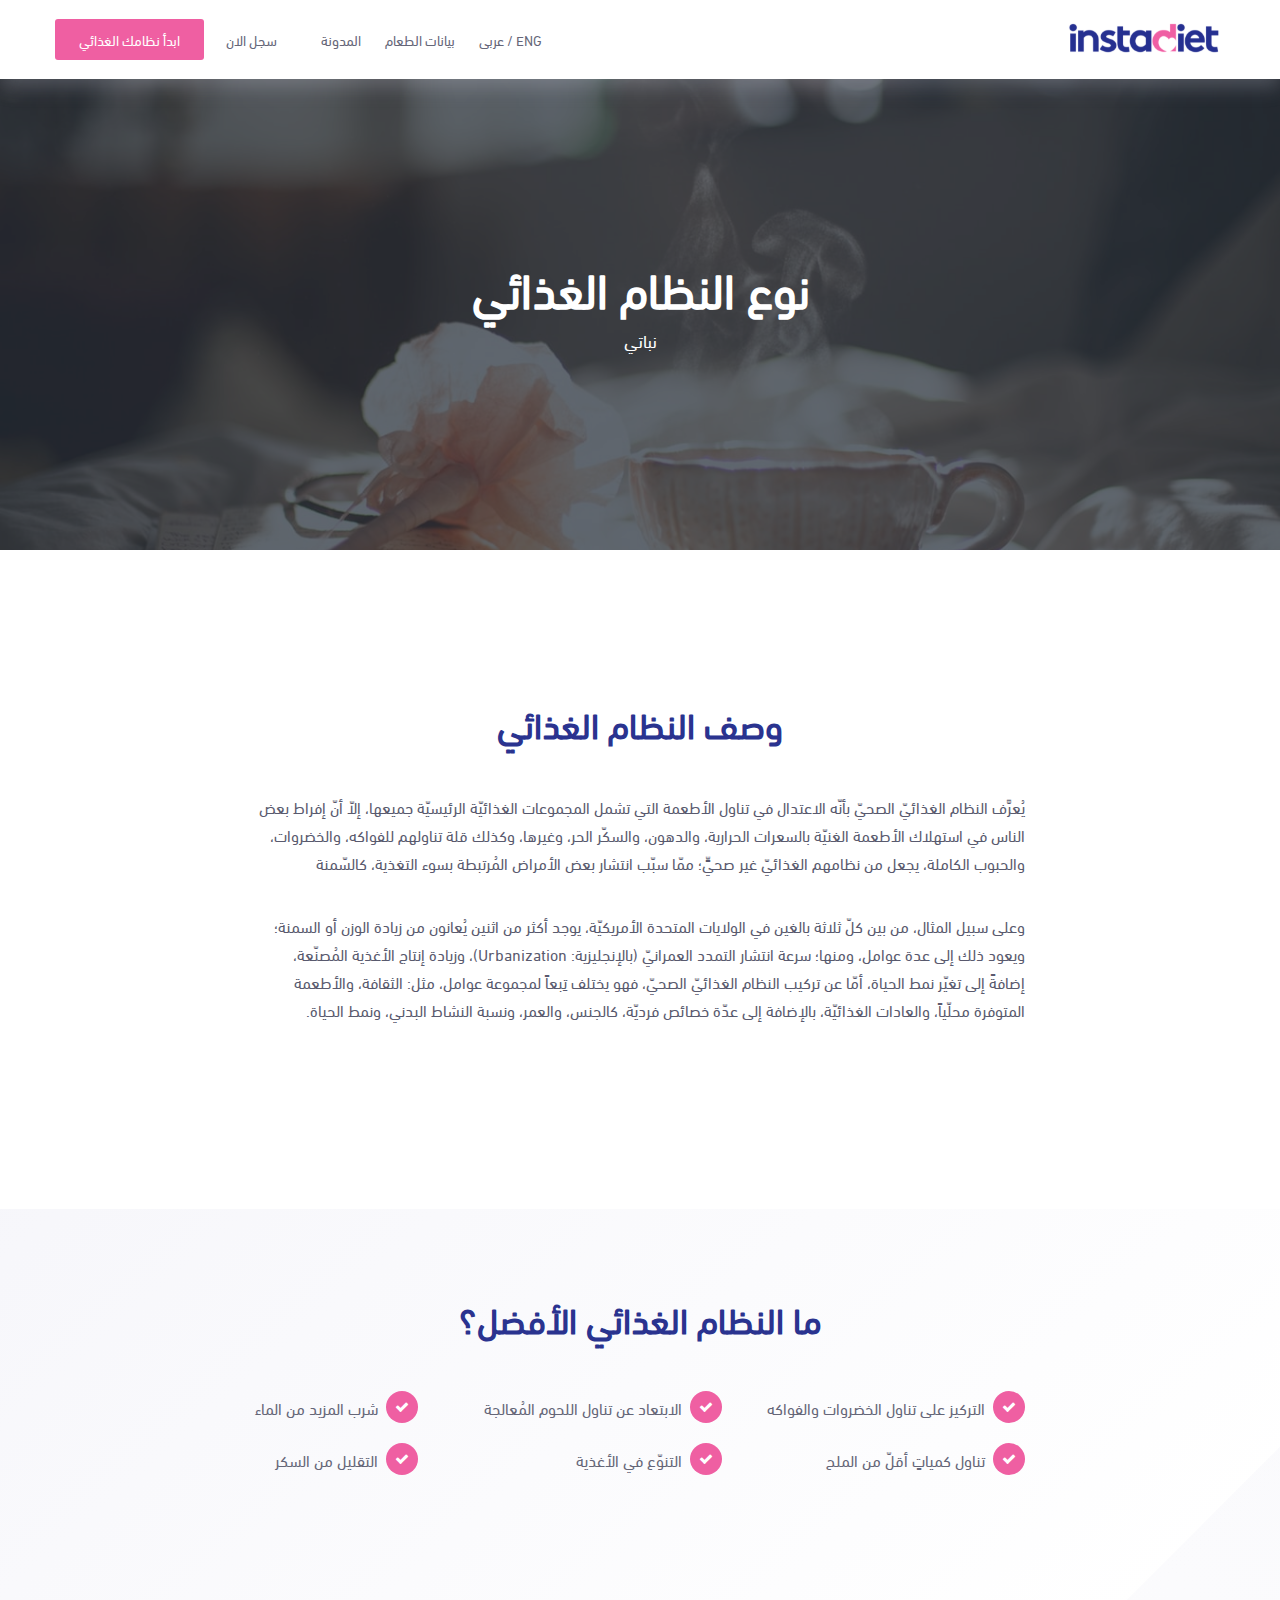
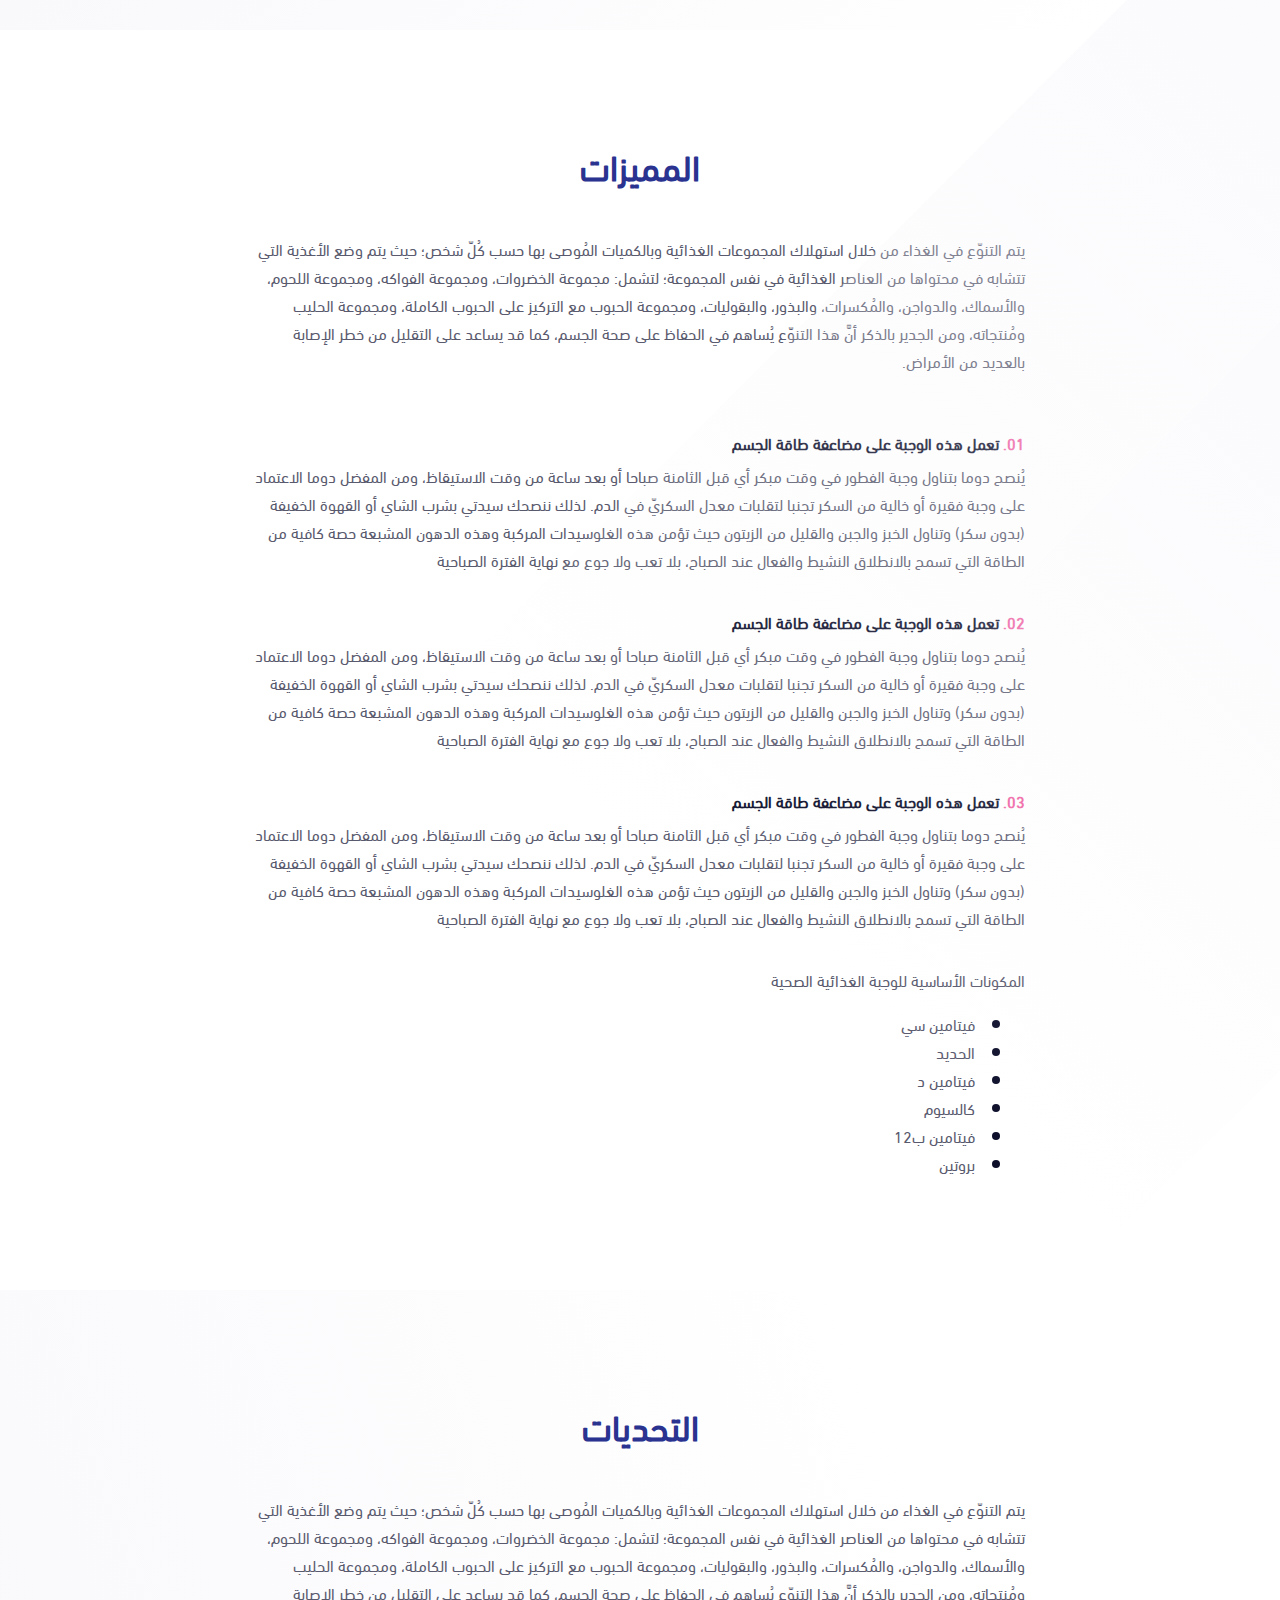
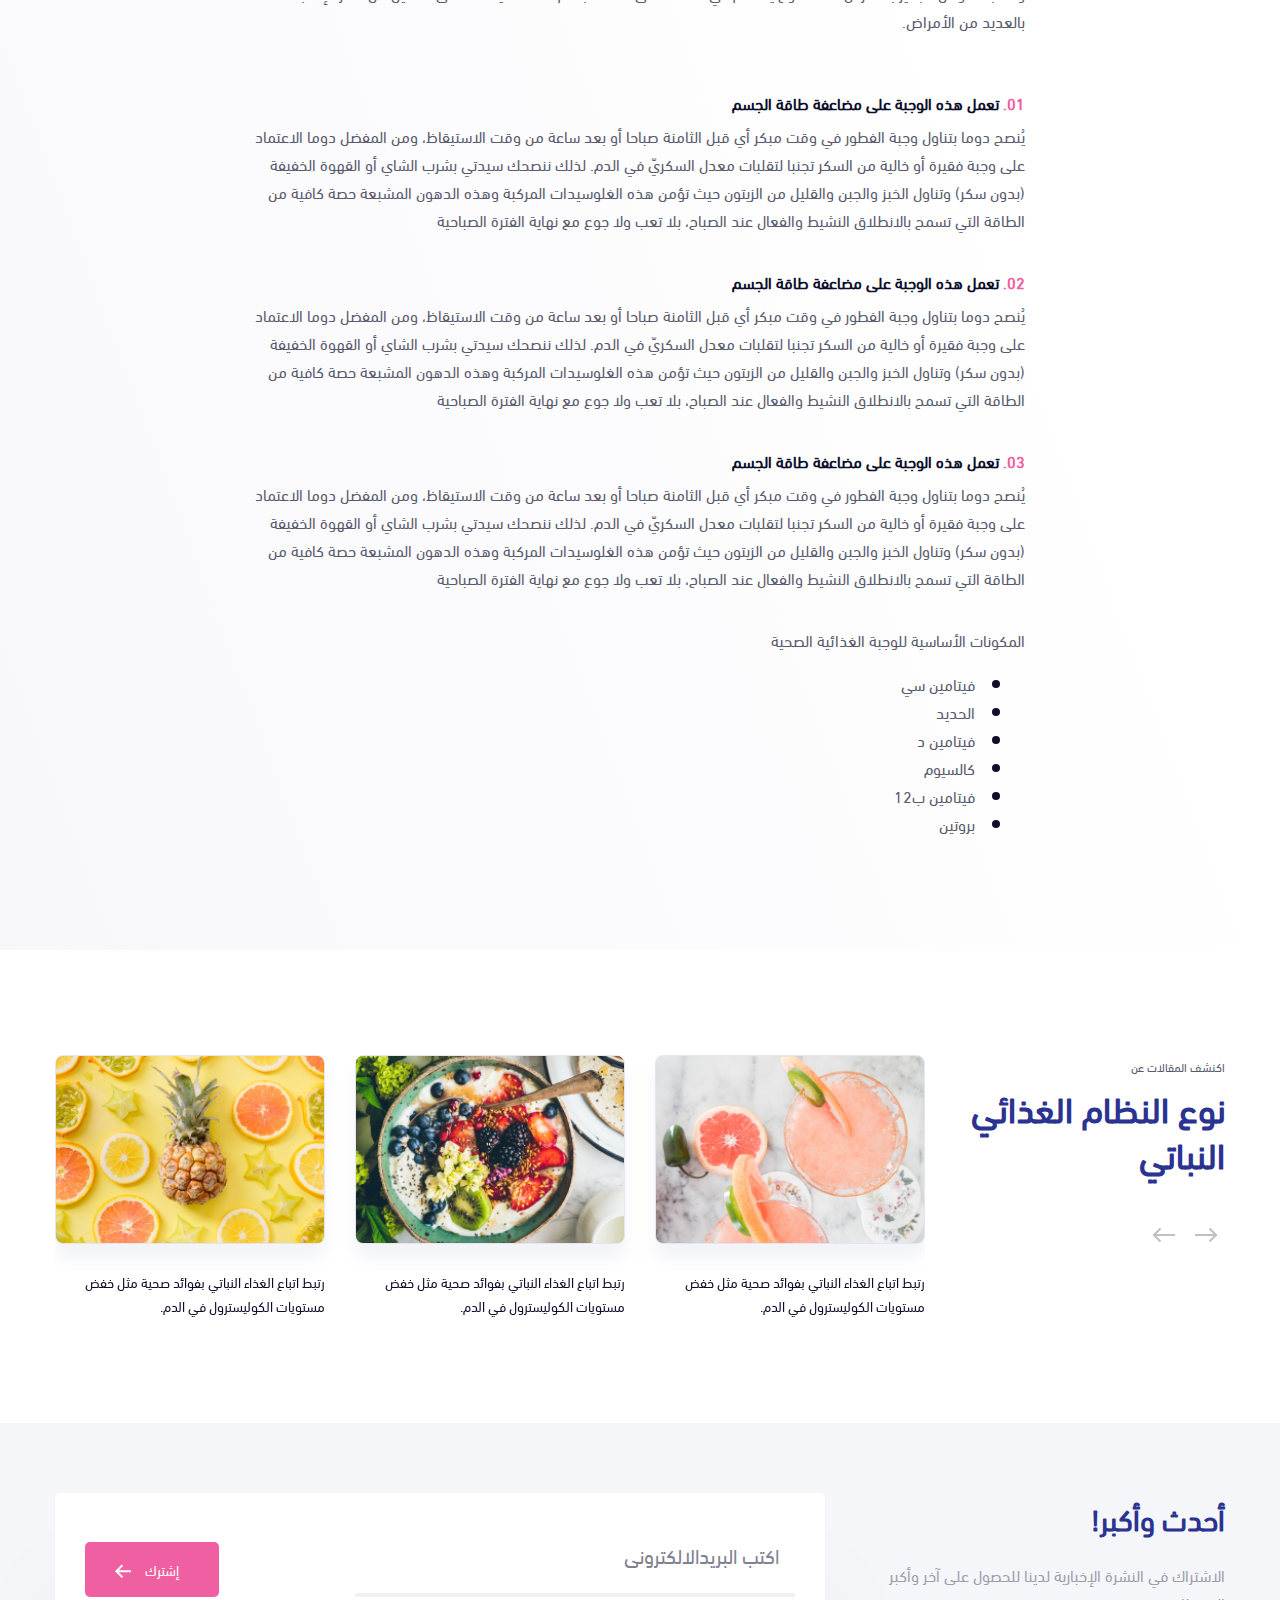
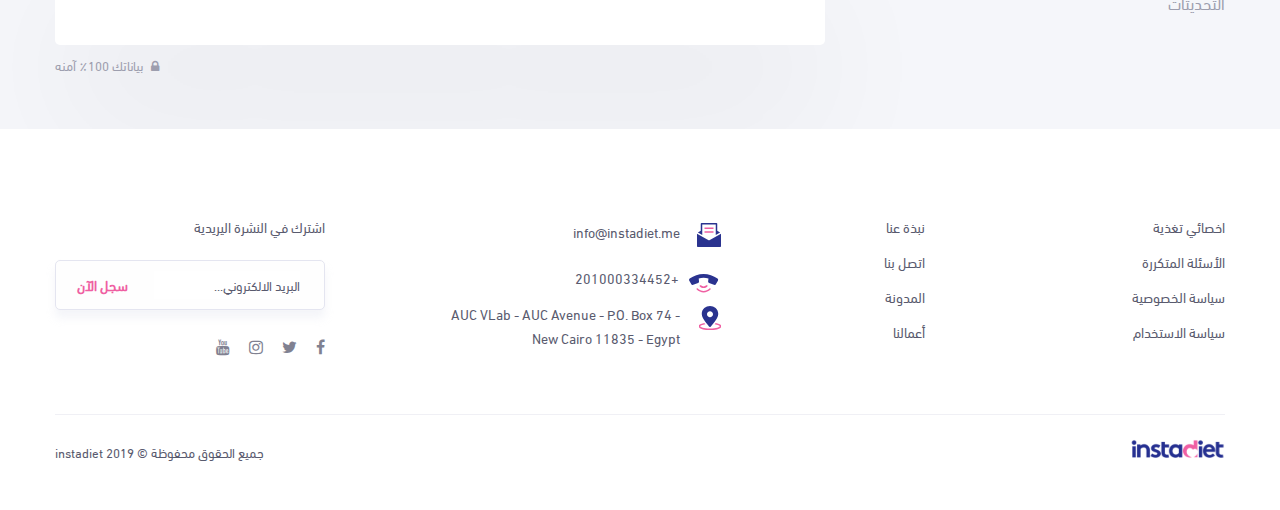
<file: diet-type-rtl.html>
<!DOCTYPE html>
<html lang="ar" dir="rtl">
  <head>
    <meta charset="UTF-8" />
    <meta name="viewport" content="width=device-width,initial-scale=1.0" />
    <meta http-equiv="X-UA-Compatible" content="ie=edge" />
    <title>Instadiet.me</title>
    <!-- Favicon -->
    <link rel="icon" href="imgs/favicon.png" type="image/png" />
    <!-- bootstrap css -->
    <link rel="stylesheet" href="css/bootstrap.min.css" />
    <!-- fontAwesome -->
    <link rel="stylesheet" href="css/font-awesome.min.css" />
    <!-- owl carousel -->
    <link rel="stylesheet" href="css/owl.theme.default.min.css" />
    <link rel="stylesheet" href="css/owl.carousel.min.css" />
    <!-- custom style css -->
    <link rel="stylesheet" href="css/style.css" />
    <link rel="stylesheet" href="css/style-rtl.css" />
  </head>

  <body>
    <!-- Start Header-->
    <header>
      <nav class="navbar navbar-expand-lg navbar-light">
        <div class="container">
          <a class="navbar-brand" href="index-rtl.html">
            <img
              class="d-none d-md-block"
              src="imgs/Instadiet-Logo.svg"
              alt="Instadiet-Logo"
            />
            <img
              class="d-md-none"
              src="imgs/Instadiet-logo-m.svg"
              alt="Instadiet-Logo"
            />
          </a>

          <button
            class="the-button"
            data-toggle="collapse"
            data-target="#navbar"
          >
            <span class="the-line"></span>
            <span class="the-line"></span>
            <span class="the-line"></span>
          </button>
          <div class="collapse navbar-collapse" id="navbar">
            <ul class="navbar-nav mr-auto">
              <li class="nav-item">
                <a class="nav-link" href="diet-type.html"
                  >ENG / <span class="arabic">عربى</span></a
                >
              </li>
              <li class="nav-item">
                <a class="nav-link" href="food-database-rtl.html"
                  >بيانات الطعام</a
                >
              </li>
              <li class="nav-item dropdown-s">
                <a class="nav-link" href="blog.html">المدونة</a>
                <!-- <div class="dropdown-menu-s">
                  <a class="dropdown-item-s" href="single.html">مقال واحد</a>
                </div> -->
              </li>
              <li class="nav-item">
                <a class="nav-link sign-in" href="#!">سجل الان</a>
              </li>
            </ul>
          </div>
          <a class="start-diet d-none d-lg-inline-block" href="#!"
            >ابدأ نظامك الغذائي</a
          >
        </div>
      </nav>
    </header>
    <!-- End Header-->

    <!-- start your diet show in mobile -->
    <div class="call-to-action">
      <div class="container">
        <a class="navbar-brand" href="index.html">
          <img
            class="d-none d-md-block"
            src="imgs/Instadiet-Logo.svg"
            alt="Instadiet-Logo"
          />
          <img
            class="d-md-none"
            src="imgs/Instadiet-logo-m.svg"
            alt="Instadiet-Logo"
          />
        </a>
        <a class="start-diet" href="#!">ابدأ نظامك الغذائي</a>
      </div>
    </div>

    <!-- Start Hero-image -->
    <!-- <main class="hero-image">
      <div class="container">
        <div class="diet-type"></div>
      </div>
    </main> -->
    <!-- End Hero-image -->

    <!-- Start Showcase-->
    <section class="showcase-blog diet-type">
      <div class="container">
        <h1 class="showcase-title">نوع النظام الغذائي</h1>
        <p class="showcase-desc">نباتي</p>
      </div>
    </section>
    <!-- End Showcase-->

    <div class="wrapper">
      <!-- Start Diet Description -->
      <section class="diet-description">
        <div class="container">
          <div class="diet-desc-content">
            <h2 class="diet-title section-title">وصف النظام الغذائي</h2>
            <p class="diet-txt">
              يُعرَّف النظام الغذائيّ الصحيّ بأنّه الاعتدال في تناول الأطعمة
              التي تشمل المجموعات الغذائيّة الرئيسيّة جميعها، إلاّ أنّ إفراط بعض
              الناس في استهلاك الأطعمة الغنيّة بالسعرات الحرارية، والدهون،
              والسكّر الحر، وغيرها، وكذلك قلة تناولهم للفواكه، والخضروات،
              والحبوب الكاملة، يجعل من نظامهم الغذائيّ غير صحيٍّ؛ ممّا سبّب
              انتشار بعض الأمراض المُرتبطة بسوء التغذية، كالسّمنة
            </p>
            <p class="diet-txt">
              وعلى سبيل المثال، من بين كلّ ثلاثة بالغين في الولايات المتحدة
              الأمريكيّة، يوجد أكثر من اثنين يُعانون من زيادة الوزن أو السمنة؛
              ويعود ذلك إلى عدة عوامل، ومنها؛ سرعة انتشار التمدد العمرانيّ
              (بالإنجليزية: Urbanization)، وزيادة إنتاج الأغذية المُصنّعة،
              إضافةً إلى تغيّر نمط الحياة، أمّا عن تركيب النظام الغذائيّ الصحيّ،
              فهو يختلف تِبعاً لمجموعة عوامل، مثل: الثقافة، والأطعمة المتوفرة
              محلّياً، والعادات الغذائيّة، بالإضافة إلى عدّة خصائص فرديّة،
              كالجنس، والعمر، ونسبة النشاط البدني، ونمط الحياة.
            </p>
          </div>
        </div>
      </section>
      <!-- End Diet Description -->

      <!-- Start Diet-Best-For -->
      <section class="diet-best-for">
        <div class="container">
          <div class="diet-best-for-content">
            <h2 class="section-title">ما النظام الغذائي الأفضل؟</h2>
            <div class="diet-best-for-list">
              <div class="row">
                <div class="col-md-6 col-lg-4">
                  <p>
                    <i class="fa fa-check"></i> التركيز على تناول الخضروات
                    والفواكه
                  </p>
                </div>
                <div class="col-md-6 col-lg-4">
                  <p>
                    <i class="fa fa-check"></i> الابتعاد عن تناول اللحوم
                    المُعالجة
                  </p>
                </div>
                <div class="col-md-6 col-lg-4">
                  <p><i class="fa fa-check"></i> شرب المزيد من الماء</p>
                </div>
                <div class="col-md-6 col-lg-4">
                  <p><i class="fa fa-check"></i> تناول كمياتٍ أقلّ من الملح</p>
                </div>
                <div class="col-md-6 col-lg-4">
                  <p><i class="fa fa-check"></i> التنوّع في الأغذية</p>
                </div>
                <div class="col-md-6 col-lg-4">
                  <p><i class="fa fa-check"></i> التقليل من السكر</p>
                </div>
              </div>
            </div>
          </div>
        </div>
      </section>
      <!-- End Diet-Best-For -->

      <!-- Start advantages -->
      <section class="advantages">
        <div class="container">
          <div class="advantages-content">
            <h2 class="section-title">
              المميزات
            </h2>
            <p class="advantages-txt">
              يتم التنوّع في الغذاء من خلال استهلاك المجموعات الغذائية وبالكميات
              المُوصى بها حسب كُلّ شخص؛ حيث يتم وضع الأغذية التي تتشابه في
              محتواها من العناصر الغذائية في نفس المجموعة؛ لتشمل: مجموعة
              الخضروات، ومجموعة الفواكه، ومجموعة اللحوم، والأسماك، والدواجن،
              والمُكسرات، والبذور، والبقوليات، ومجموعة الحبوب مع التركيز على
              الحبوب الكاملة، ومجموعة الحليب ومُنتجاته، ومن الجدير بالذكر أنَّ
              هذا التنوّع يُساهم في الحفاظ على صحة الجسم، كما قد يساعد على
              التقليل من خطر الإصابة بالعديد من الأمراض.
            </p>
            <ul class="advantages-list">
              <li>
                <span>01.</span> تعمل هذه الوجبة على مضاعفة طاقة الجسم
                <p>
                  يُنصح دوما بتناول وجبة الفطور في وقت مبكر أي قبل الثامنة صباحا
                  أو بعد ساعة من وقت الاستيقاظ، ومن المفضل دوما الاعتماد على
                  وجبة فقيرة أو خالية من السكر تجنبا لتقلبات معدل السكريّ في
                  الدم. لذلك ننصحك سيدتي بشرب الشاي أو القهوة الخفيفة (بدون سكر)
                  وتناول الخبز والجبن والقليل من الزيتون حيث تؤمن هذه الغلوسيدات
                  المركبة وهذه الدهون المشبعة حصة كافية من الطاقة التي تسمح
                  بالانطلاق النشيط والفعال عند الصباح، بلا تعب ولا جوع مع نهاية
                  الفترة الصباحية
                </p>
              </li>
              <li>
                <span>02.</span> تعمل هذه الوجبة على مضاعفة طاقة الجسم
                <p>
                  يُنصح دوما بتناول وجبة الفطور في وقت مبكر أي قبل الثامنة صباحا
                  أو بعد ساعة من وقت الاستيقاظ، ومن المفضل دوما الاعتماد على
                  وجبة فقيرة أو خالية من السكر تجنبا لتقلبات معدل السكريّ في
                  الدم. لذلك ننصحك سيدتي بشرب الشاي أو القهوة الخفيفة (بدون سكر)
                  وتناول الخبز والجبن والقليل من الزيتون حيث تؤمن هذه الغلوسيدات
                  المركبة وهذه الدهون المشبعة حصة كافية من الطاقة التي تسمح
                  بالانطلاق النشيط والفعال عند الصباح، بلا تعب ولا جوع مع نهاية
                  الفترة الصباحية
                </p>
              </li>
              <li>
                <span>03.</span> تعمل هذه الوجبة على مضاعفة طاقة الجسم
                <p>
                  يُنصح دوما بتناول وجبة الفطور في وقت مبكر أي قبل الثامنة صباحا
                  أو بعد ساعة من وقت الاستيقاظ، ومن المفضل دوما الاعتماد على
                  وجبة فقيرة أو خالية من السكر تجنبا لتقلبات معدل السكريّ في
                  الدم. لذلك ننصحك سيدتي بشرب الشاي أو القهوة الخفيفة (بدون سكر)
                  وتناول الخبز والجبن والقليل من الزيتون حيث تؤمن هذه الغلوسيدات
                  المركبة وهذه الدهون المشبعة حصة كافية من الطاقة التي تسمح
                  بالانطلاق النشيط والفعال عند الصباح، بلا تعب ولا جوع مع نهاية
                  الفترة الصباحية
                </p>
              </li>
            </ul>
            <ul class="components">
              <p>المكونات الأساسية للوجبة الغذائية الصحية</p>
              <li>فيتامين سي</li>
              <li>الحديد</li>
              <li>فيتامين د</li>
              <li>كالسيوم</li>
              <li>فيتامين ب12</li>
              <li>بروتين</li>
            </ul>
          </div>
        </div>
      </section>
      <!-- End advantages -->

      <!-- Start challenges -->
      <section class="challenges">
        <div class="container">
          <div class="challenges-content">
            <h2 class="section-title">
              التحديات
            </h2>
            <p class="challenges-txt">
              يتم التنوّع في الغذاء من خلال استهلاك المجموعات الغذائية وبالكميات
              المُوصى بها حسب كُلّ شخص؛ حيث يتم وضع الأغذية التي تتشابه في
              محتواها من العناصر الغذائية في نفس المجموعة؛ لتشمل: مجموعة
              الخضروات، ومجموعة الفواكه، ومجموعة اللحوم، والأسماك، والدواجن،
              والمُكسرات، والبذور، والبقوليات، ومجموعة الحبوب مع التركيز على
              الحبوب الكاملة، ومجموعة الحليب ومُنتجاته، ومن الجدير بالذكر أنَّ
              هذا التنوّع يُساهم في الحفاظ على صحة الجسم، كما قد يساعد على
              التقليل من خطر الإصابة بالعديد من الأمراض.
            </p>
            <ul class="challenges-list">
              <li>
                <span>01.</span> تعمل هذه الوجبة على مضاعفة طاقة الجسم
                <p>
                  يُنصح دوما بتناول وجبة الفطور في وقت مبكر أي قبل الثامنة صباحا
                  أو بعد ساعة من وقت الاستيقاظ، ومن المفضل دوما الاعتماد على
                  وجبة فقيرة أو خالية من السكر تجنبا لتقلبات معدل السكريّ في
                  الدم. لذلك ننصحك سيدتي بشرب الشاي أو القهوة الخفيفة (بدون سكر)
                  وتناول الخبز والجبن والقليل من الزيتون حيث تؤمن هذه الغلوسيدات
                  المركبة وهذه الدهون المشبعة حصة كافية من الطاقة التي تسمح
                  بالانطلاق النشيط والفعال عند الصباح، بلا تعب ولا جوع مع نهاية
                  الفترة الصباحية
                </p>
              </li>
              <li>
                <span>02.</span> تعمل هذه الوجبة على مضاعفة طاقة الجسم
                <p>
                  يُنصح دوما بتناول وجبة الفطور في وقت مبكر أي قبل الثامنة صباحا
                  أو بعد ساعة من وقت الاستيقاظ، ومن المفضل دوما الاعتماد على
                  وجبة فقيرة أو خالية من السكر تجنبا لتقلبات معدل السكريّ في
                  الدم. لذلك ننصحك سيدتي بشرب الشاي أو القهوة الخفيفة (بدون سكر)
                  وتناول الخبز والجبن والقليل من الزيتون حيث تؤمن هذه الغلوسيدات
                  المركبة وهذه الدهون المشبعة حصة كافية من الطاقة التي تسمح
                  بالانطلاق النشيط والفعال عند الصباح، بلا تعب ولا جوع مع نهاية
                  الفترة الصباحية
                </p>
              </li>
              <li>
                <span>03.</span> تعمل هذه الوجبة على مضاعفة طاقة الجسم
                <p>
                  يُنصح دوما بتناول وجبة الفطور في وقت مبكر أي قبل الثامنة صباحا
                  أو بعد ساعة من وقت الاستيقاظ، ومن المفضل دوما الاعتماد على
                  وجبة فقيرة أو خالية من السكر تجنبا لتقلبات معدل السكريّ في
                  الدم. لذلك ننصحك سيدتي بشرب الشاي أو القهوة الخفيفة (بدون سكر)
                  وتناول الخبز والجبن والقليل من الزيتون حيث تؤمن هذه الغلوسيدات
                  المركبة وهذه الدهون المشبعة حصة كافية من الطاقة التي تسمح
                  بالانطلاق النشيط والفعال عند الصباح، بلا تعب ولا جوع مع نهاية
                  الفترة الصباحية
                </p>
              </li>
            </ul>
            <ul class="components">
              <p>المكونات الأساسية للوجبة الغذائية الصحية</p>
              <li>فيتامين سي</li>
              <li>الحديد</li>
              <li>فيتامين د</li>
              <li>كالسيوم</li>
              <li>فيتامين ب12</li>
              <li>بروتين</li>
            </ul>
          </div>
        </div>
      </section>
      <!-- End challenges -->
    </div>

    <!-- Start Latest From Blog -->
    <section class="latest-from-blog">
      <div class="container">
        <div class="row">
          <div class="col-lg-3">
            <p class="latest-blog-txt">اكنشف المقالات عن</p>
            <h2 class="section-title">نوع النظام الغذائي النباتي</h2>
          </div>
          <div class="col-lg-9">
            <div class="slider">
              <div class="owl-carousel owl-theme" id="blogSlider-arabic">
                <div class="item">
                  <div class="blog-one-img"></div>
                  <a href="#">
                    رتبط اتباع الغذاء النباتي بفوائد صحية مثل خفض مستويات
                    الكوليسترول في الدم.
                  </a>
                </div>
                <div class="item">
                  <div class="blog-two-img"></div>
                  <a href="#">
                    رتبط اتباع الغذاء النباتي بفوائد صحية مثل خفض مستويات
                    الكوليسترول في الدم.
                  </a>
                </div>
                <div class="item">
                  <div class="blog-three-img"></div>
                  <a href="#">
                    رتبط اتباع الغذاء النباتي بفوائد صحية مثل خفض مستويات
                    الكوليسترول في الدم.
                  </a>
                </div>
                <div class="item">
                  <div class="blog-two-img"></div>
                  <a href="#">
                    رتبط اتباع الغذاء النباتي بفوائد صحية مثل خفض مستويات
                    الكوليسترول في الدم.
                  </a>
                </div>
              </div>
            </div>
          </div>
        </div>
      </div>
    </section>
    <!-- End Latest From Blog -->

    <!-- Start Newsletter -->
    <section id="newsletter">
      <div class="container">
        <div class="row">
          <div class="col-lg-4">
            <h2 class="heading">أحدث وأكبر!</h2>
            <p>
              الاشتراك في النشرة الإخبارية لدينا للحصول على آخر وأكبر التحديثات
            </p>
          </div>
          <div class="col-lg-8">
            <form>
              <input
                type="email"
                name="mail"
                placeholder="اكتب البريدالالكتروني"
              />
              <button class="primary-btn" type="submit">
                إشترك
                <img src="imgs/arrow-right.svg" alt="arrow" />
              </button>
            </form>
            <div class="private-data">
              <p><i class="fa fa-lock"></i> بياناتك 100٪ آمنه</p>
            </div>
          </div>
        </div>
      </div>
    </section>
    <!-- End Newsletter -->

    <!-- Start Footer -->
    <footer id="main-footer" class="footer-diet-type">
      <div class="container">
        <div class="row">
          <div class="col-lg-3 col-6">
            <ul class="policy">
              <li><a href="#">اخصائي تغذية</a></li>
              <li><a href="#">الأسئلة المتكررة</a></li>
              <li><a href="#">سياسة الخصوصية</a></li>
              <li><a href="#">سياسة الاستخدام</a></li>
            </ul>
          </div>
          <div class="col-lg-2 col-6">
            <ul class="links">
              <li><a href="#">نبذة عنا</a></li>
              <li><a href="#">اتصل بنا</a></li>
              <li><a href="#">المدونة</a></li>
              <li><a href="#">أعمالنا</a></li>
            </ul>
          </div>
          <div class="col-lg-4 col-md-6">
            <ul class="contact">
              <li>
                <img src="imgs/newsletter.svg" alt="newsletter icon" />
                <a href="mailto:info@instadiet.me?subject=Business%20Inquiry"
                  >info@instadiet.me</a
                >
              </li>
              <li>
                <img src="imgs/phone-call.svg" alt="phone-call icon" />
                <a href="tel:+201000334452">+201000334452</a>
              </li>
              <li class="location">
                <img src="imgs/square-pin.svg" alt="square-pin icon" />
                <p>
                  AUC VLab - AUC Avenue - P.O. Box 74 - New Cairo 11835 - Egypt
                </p>
              </li>
            </ul>
          </div>
          <div class="col-lg-3 col-md-6">
            <div class="newsletter">
              <p>اشترك في النشرة اليريدية</p>
              <form>
                <input
                  type="email"
                  name="email"
                  placeholder="البريد الالكتروني..."
                />
                <button type="submit">سجل الآن</button>
              </form>
              <div class="social-icons list-inline">
                <li class="list-inline-item">
                  <a href="#"><i class="fa fa-facebook-f"></i></a>
                </li>
                <li class="list-inline-item">
                  <a
                    href="https://www.facebook.com/instadiet.me"
                    target="_blank"
                    ><i class="fa fa-twitter"></i
                  ></a>
                </li>
                <li class="list-inline-item">
                  <a
                    href="https://www.instagram.com/instadiet.me/"
                    target="_blank"
                    ><i class="fa fa-instagram"></i
                  ></a>
                </li>
                <li class="list-inline-item">
                  <a
                    href="https://www.youtube.com/channel/UCkT30uls5-SiLkT-lkM9vZg"
                    target="_blank"
                    ><i class="fa fa-youtube"></i
                  ></a>
                </li>
              </div>
            </div>
          </div>
        </div>
        <div class="copyright">
          <div class="row">
            <div class="col-md-6">
              <a href="index-rtl.html"
                ><img src="imgs/logo-small.svg" alt="Logo"
              /></a>
            </div>
            <div class="col-md-6">
              <p>جميع الحقوق محفوظة &copy; instadiet 2019</p>
            </div>
          </div>
        </div>
      </div>
    </footer>
    <!-- End Footer -->

    <!-- Start Scroll-To-Top -->
    <div class="scroll-top">
      <img src="imgs/triangle.svg" alt="triangle icon" />
      <p>Top</p>
    </div>
    <!-- End Scroll-To-Top -->

    <!-- jQuery -->
    <script src="js/jquery-3.4.1.min.js"></script>
    <!-- popper.js -->
    <script src="js/popper.min.js"></script>
    <!-- bootstrap js -->
    <script src="js/bootstrap.min.js"></script>
    <!-- owl carousel -->
    <script src="js/owl.carousel.min.js"></script>
    <!-- custom main js -->
    <script src="js/main.js"></script>
  </body>
</html>
</file>
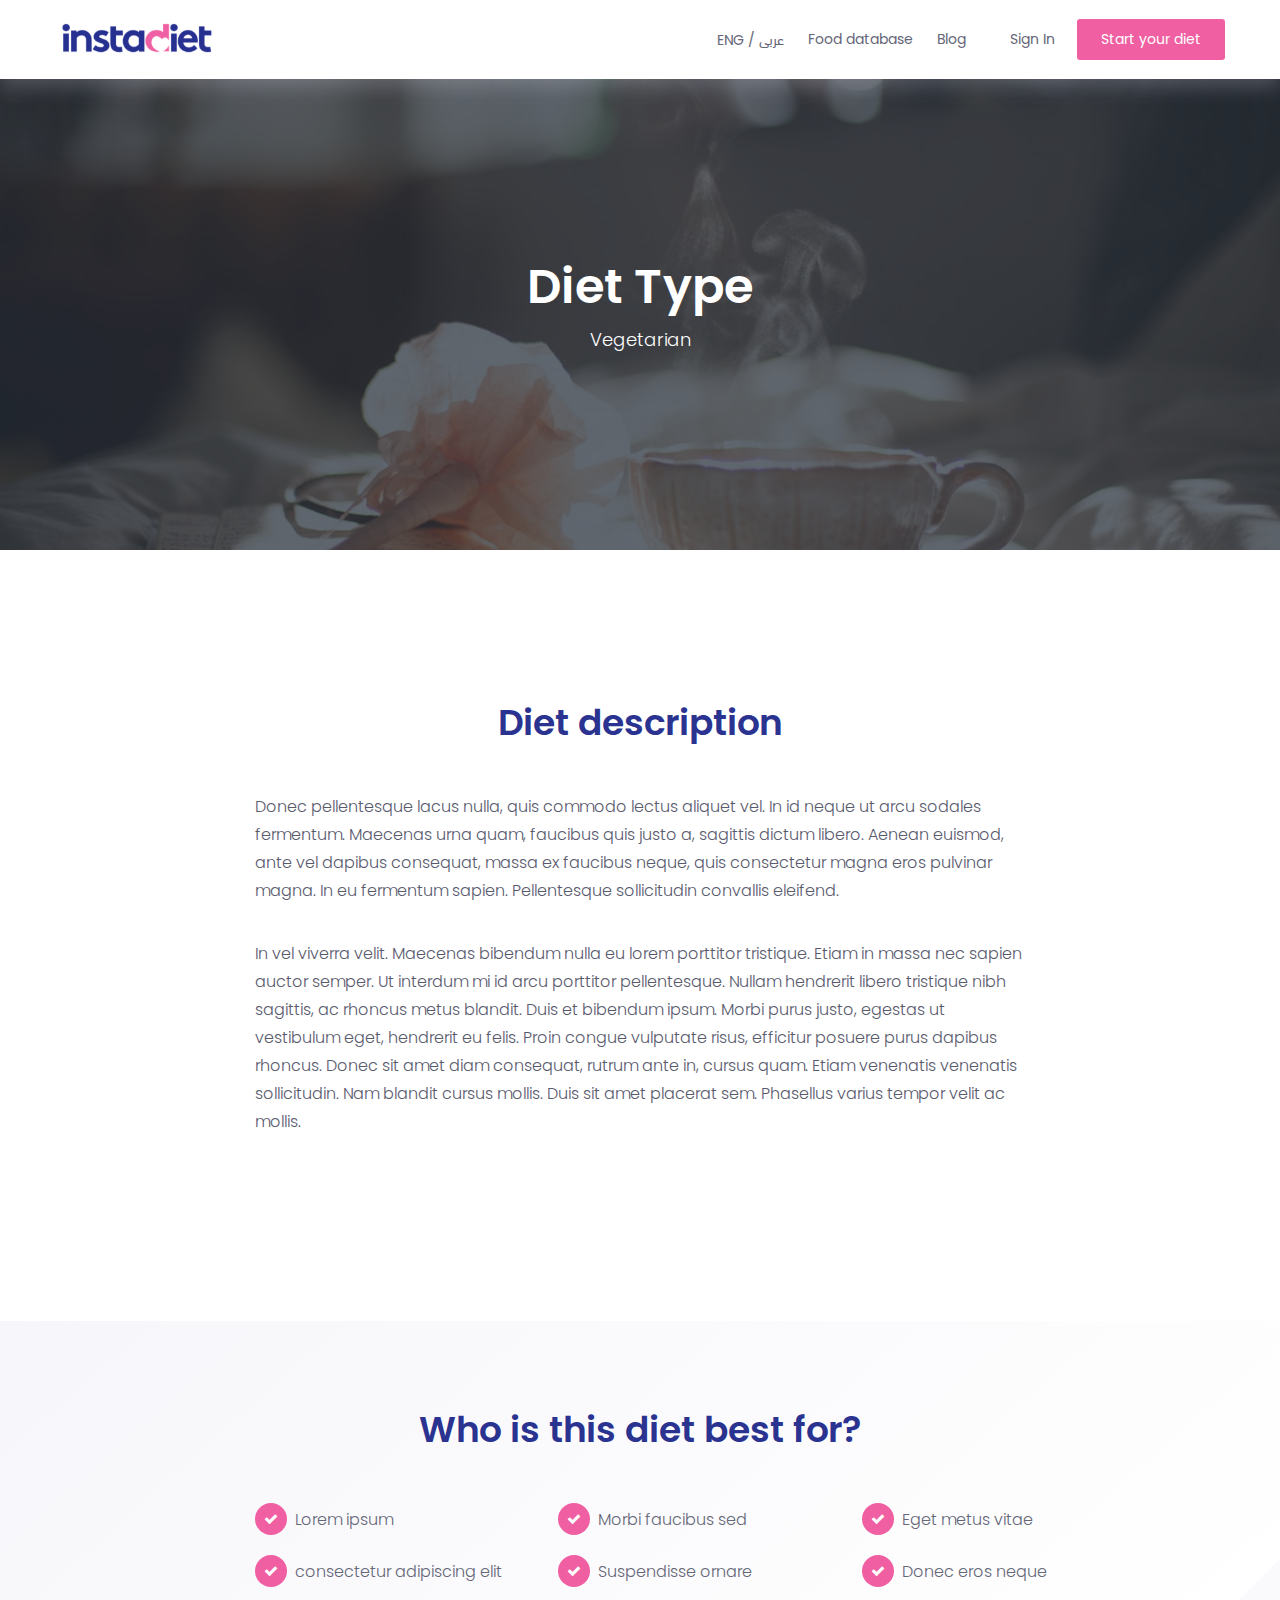
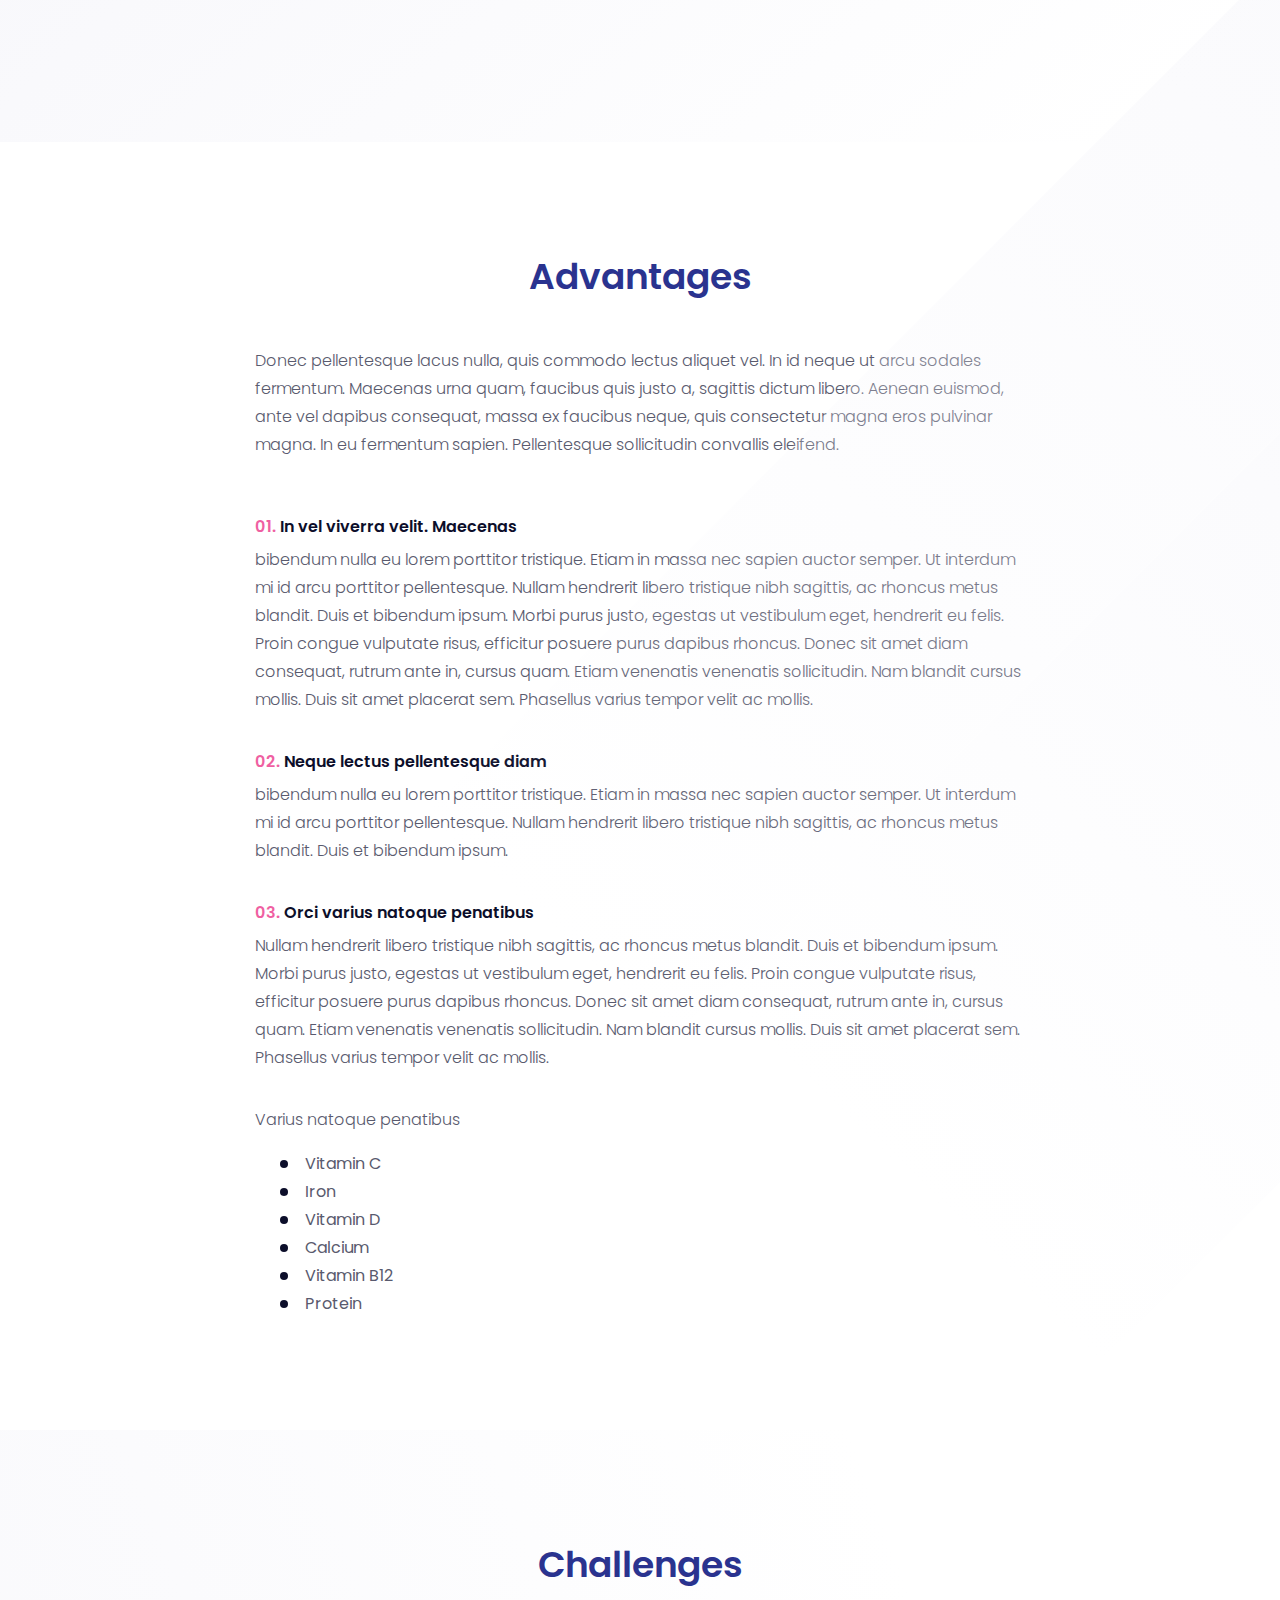
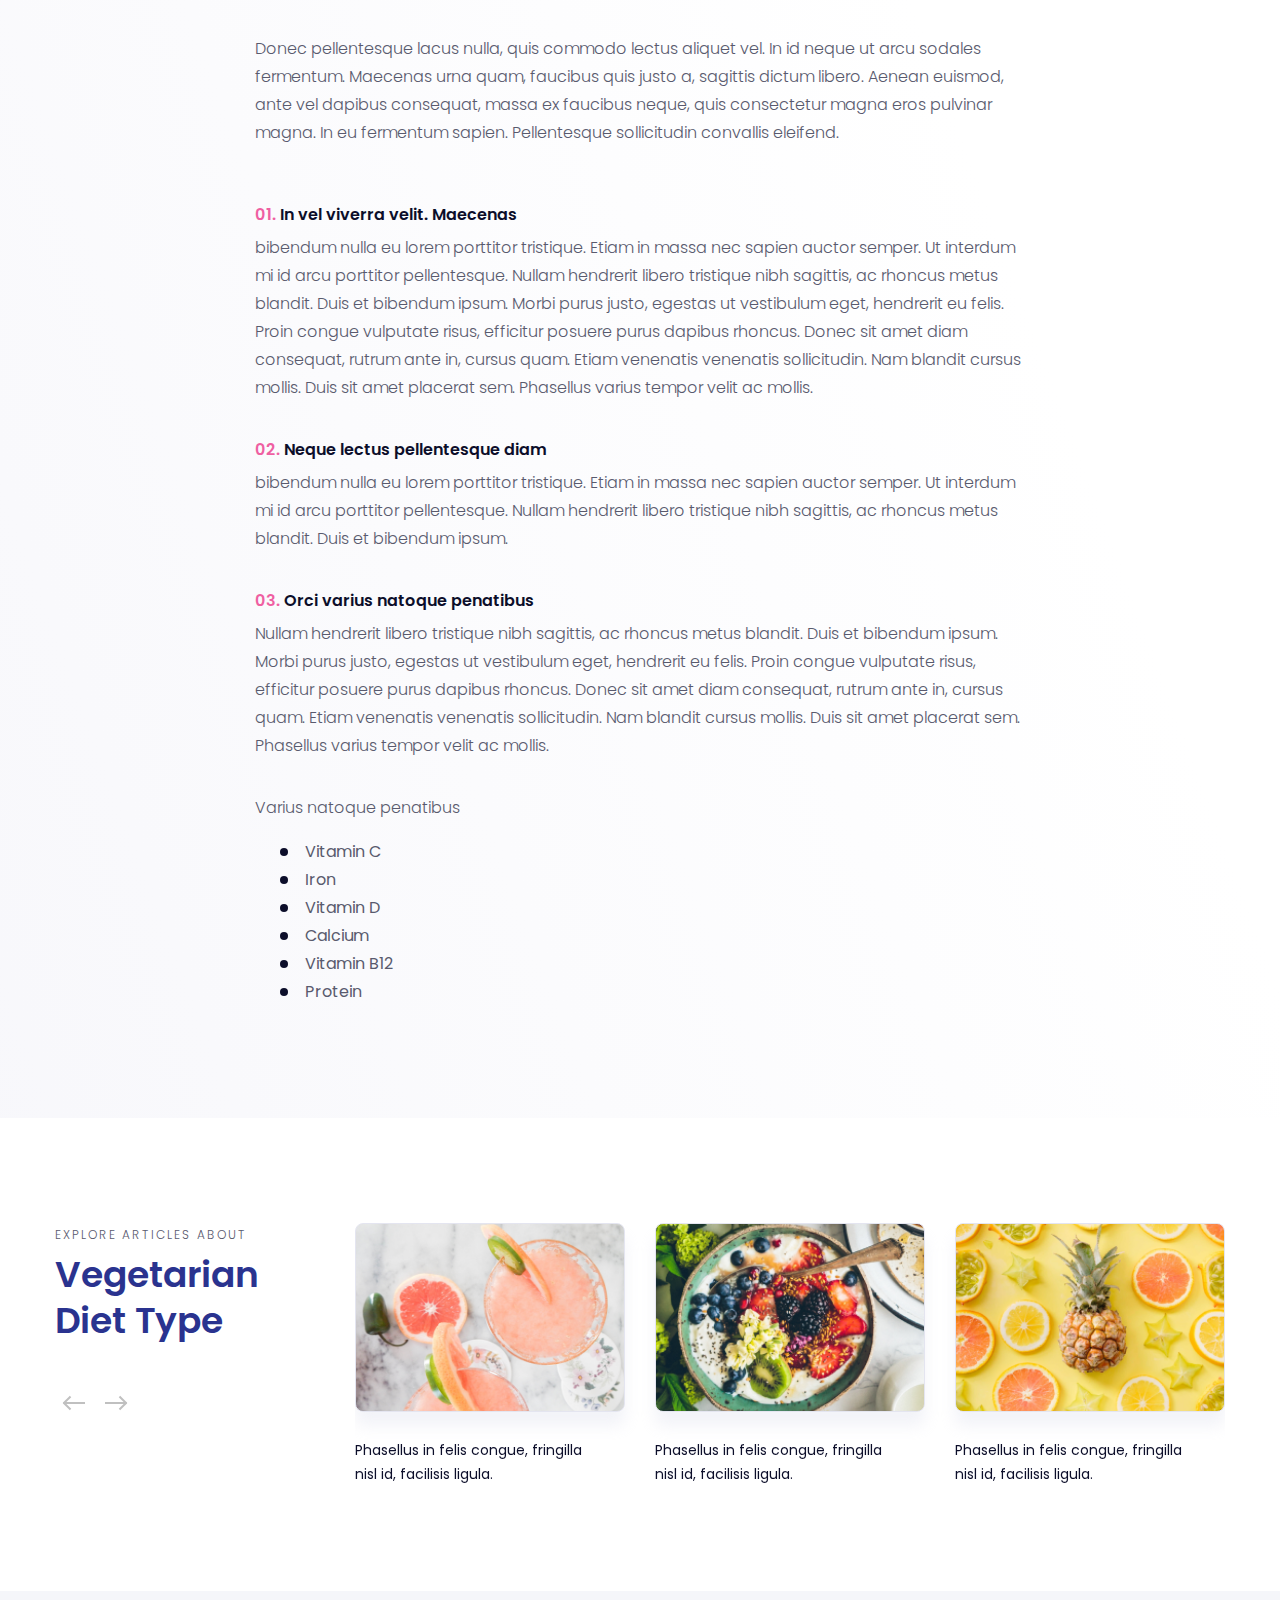
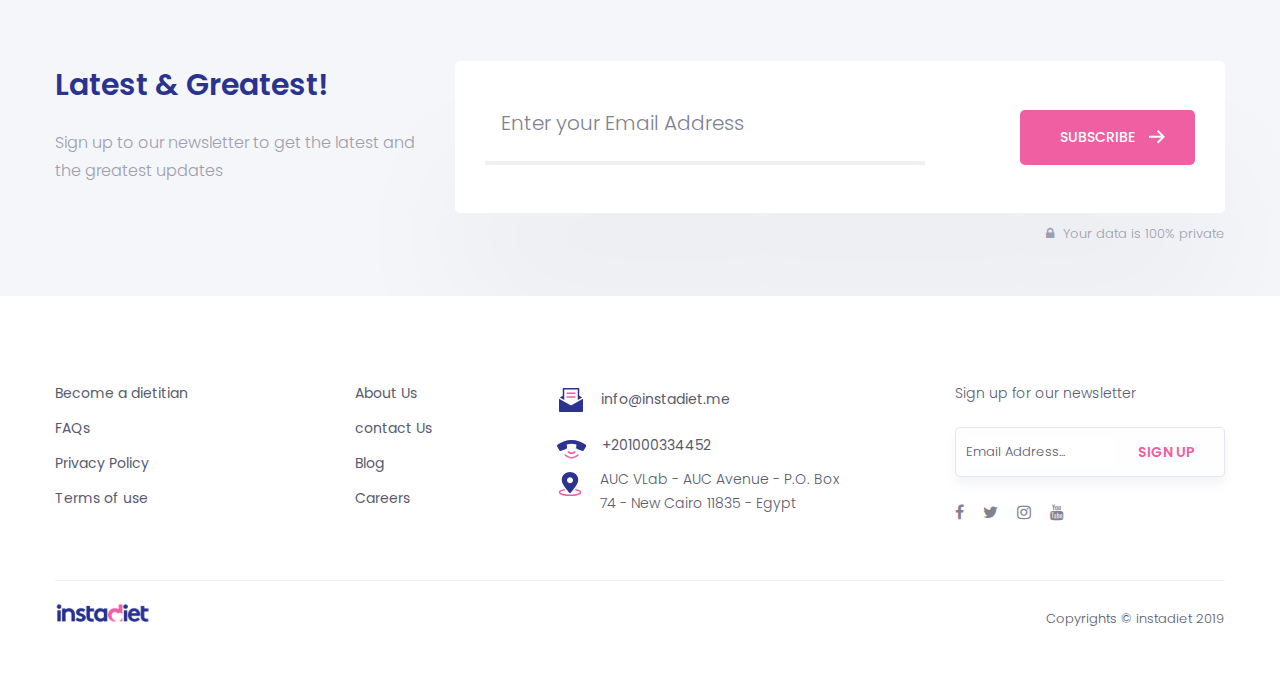
<file: diet-type.html>
<!DOCTYPE html>
<html lang="en" dir="ltr">
  <head>
    <meta charset="UTF-8" />
    <meta name="viewport" content="width=device-width,initial-scale=1.0" />
    <meta http-equiv="X-UA-Compatible" content="ie=edge" />
    <title>Instadiet.me | Diet Type</title>
    <!-- Favicon -->
    <link rel="icon" href="imgs/favicon.png" type="image/png" />
    <!-- bootstrap css -->
    <link rel="stylesheet" href="css/bootstrap.min.css" />
    <!-- fontAwesome -->
    <link rel="stylesheet" href="css/font-awesome.min.css" />
    <!-- owl carousel -->
    <link rel="stylesheet" href="css/owl.theme.default.min.css" />
    <link rel="stylesheet" href="css/owl.carousel.min.css" />
    <!-- custom style css -->
    <link rel="stylesheet" href="css/style.css" />
  </head>

  <body>
    <!-- Start Header-->
    <header>
      <nav class="navbar navbar-expand-lg navbar-light">
        <div class="container">
          <a class="navbar-brand" href="index.html">
            <img
              class="d-none d-md-block"
              src="imgs/Instadiet-Logo.svg"
              alt="Instadiet-Logo"
            />
            <img
              class="d-md-none"
              src="imgs/Instadiet-logo-m.svg"
              alt="Instadiet-Logo"
            />
          </a>

          <button
            class="the-button"
            data-toggle="collapse"
            data-target="#navbar"
          >
            <span class="the-line"></span>
            <span class="the-line"></span>
            <span class="the-line"></span>
          </button>
          <div class="collapse navbar-collapse" id="navbar">
            <ul class="navbar-nav ml-auto">
              <li class="nav-item">
                <a class="nav-link" href="diet-type-rtl.html"
                  >ENG / <span class="arabic">عربى</span></a
                >
              </li>
              <li class="nav-item">
                <a class="nav-link" href="food-database.html">Food database</a>
              </li>
              <li class="nav-item dropdown-s">
                <a class="nav-link" href="blog.html">Blog</a>
                <!-- <div class="dropdown-menu-s">
                <a class="dropdown-item-s" href="single.html">Single-post</a>
              </div> -->
              </li>
              <li class="nav-item">
                <a class="nav-link sign-in" href="#!">Sign In</a>
              </li>
            </ul>
          </div>
          <a class="start-diet d-none d-lg-inline-block" href="#!"
            >Start your diet</a
          >
        </div>
      </nav>
    </header>
    <!-- End Header-->

    <!-- start your diet show in mobile -->
    <div class="call-to-action">
      <div class="container">
        <a class="navbar-brand" href="index.html">
          <img
            class="d-none d-md-block"
            src="imgs/Instadiet-Logo.svg"
            alt="Instadiet-Logo"
          />
          <img
            class="d-md-none"
            src="imgs/Instadiet-logo-m.svg"
            alt="Instadiet-Logo"
          />
        </a>
        <a class="start-diet" href="#!">Start your diet</a>
      </div>
    </div>

    <!-- Start Hero-image -->
    <!-- <main class="hero-image">
      <div class="container">
        <div class="diet-type"></div>
      </div>
    </main> -->
    <!-- End Hero-image -->

    <!-- Start Showcase-->
    <section class="showcase-blog diet-type">
      <div class="container">
        <h1 class="showcase-title">Diet Type</h1>
        <p class="showcase-desc">Vegetarian</p>
      </div>
    </section>
    <!-- End Showcase-->

    <div class="wrapper">
      <!-- Start Diet Description -->
      <section class="diet-description">
        <div class="container">
          <div class="diet-desc-content">
            <h2 class="diet-title section-title">Diet description</h2>
            <p class="diet-txt">
              Donec pellentesque lacus nulla, quis commodo lectus aliquet vel.
              In id neque ut arcu sodales fermentum. Maecenas urna quam,
              faucibus quis justo a, sagittis dictum libero. Aenean euismod,
              ante vel dapibus consequat, massa ex faucibus neque, quis
              consectetur magna eros pulvinar magna. In eu fermentum sapien.
              Pellentesque sollicitudin convallis eleifend.
            </p>
            <p class="diet-txt">
              In vel viverra velit. Maecenas bibendum nulla eu lorem porttitor
              tristique. Etiam in massa nec sapien auctor semper. Ut interdum mi
              id arcu porttitor pellentesque. Nullam hendrerit libero tristique
              nibh sagittis, ac rhoncus metus blandit. Duis et bibendum ipsum.
              Morbi purus justo, egestas ut vestibulum eget, hendrerit eu felis.
              Proin congue vulputate risus, efficitur posuere purus dapibus
              rhoncus. Donec sit amet diam consequat, rutrum ante in, cursus
              quam. Etiam venenatis venenatis sollicitudin. Nam blandit cursus
              mollis. Duis sit amet placerat sem. Phasellus varius tempor velit
              ac mollis.
            </p>
          </div>
        </div>
      </section>
      <!-- End Diet Description -->

      <!-- Start Diet-Best-For -->
      <section class="diet-best-for">
        <div class="container">
          <div class="diet-best-for-content">
            <h2 class="section-title">Who is this diet best for?</h2>
            <div class="diet-best-for-list">
              <div class="row">
                <div class="col-md-6 col-lg-4">
                  <p><i class="fa fa-check"></i> Lorem ipsum</p>
                </div>
                <div class="col-md-6 col-lg-4">
                  <p><i class="fa fa-check"></i> Morbi faucibus sed</p>
                </div>
                <div class="col-md-6 col-lg-4">
                  <p><i class="fa fa-check"></i> Eget metus vitae</p>
                </div>
                <div class="col-md-6 col-lg-4">
                  <p><i class="fa fa-check"></i> consectetur adipiscing elit</p>
                </div>
                <div class="col-md-6 col-lg-4">
                  <p><i class="fa fa-check"></i> Suspendisse ornare</p>
                </div>
                <div class="col-md-6 col-lg-4">
                  <p><i class="fa fa-check"></i> Donec eros neque</p>
                </div>
              </div>
            </div>
          </div>
        </div>
      </section>
      <!-- End Diet-Best-For -->

      <!-- Start advantages -->
      <section class="advantages">
        <div class="container">
          <div class="advantages-content">
            <h2 class="section-title">
              Advantages
            </h2>
            <p class="advantages-txt">
              Donec pellentesque lacus nulla, quis commodo lectus aliquet vel.
              In id neque ut arcu sodales fermentum. Maecenas urna quam,
              faucibus quis justo a, sagittis dictum libero. Aenean euismod,
              ante vel dapibus consequat, massa ex faucibus neque, quis
              consectetur magna eros pulvinar magna. In eu fermentum sapien.
              Pellentesque sollicitudin convallis eleifend.
            </p>
            <ul class="advantages-list">
              <li>
                <span>01.</span> In vel viverra velit. Maecenas
                <p>
                  bibendum nulla eu lorem porttitor tristique. Etiam in massa
                  nec sapien auctor semper. Ut interdum mi id arcu porttitor
                  pellentesque. Nullam hendrerit libero tristique nibh sagittis,
                  ac rhoncus metus blandit. Duis et bibendum ipsum. Morbi purus
                  justo, egestas ut vestibulum eget, hendrerit eu felis. Proin
                  congue vulputate risus, efficitur posuere purus dapibus
                  rhoncus. Donec sit amet diam consequat, rutrum ante in, cursus
                  quam. Etiam venenatis venenatis sollicitudin. Nam blandit
                  cursus mollis. Duis sit amet placerat sem. Phasellus varius
                  tempor velit ac mollis.
                </p>
              </li>
              <li>
                <span>02.</span> Neque lectus pellentesque diam
                <p>
                  bibendum nulla eu lorem porttitor tristique. Etiam in massa
                  nec sapien auctor semper. Ut interdum mi id arcu porttitor
                  pellentesque. Nullam hendrerit libero tristique nibh sagittis,
                  ac rhoncus metus blandit. Duis et bibendum ipsum.
                </p>
              </li>
              <li>
                <span>03.</span> Orci varius natoque penatibus
                <p>
                  Nullam hendrerit libero tristique nibh sagittis, ac rhoncus
                  metus blandit. Duis et bibendum ipsum. Morbi purus justo,
                  egestas ut vestibulum eget, hendrerit eu felis. Proin congue
                  vulputate risus, efficitur posuere purus dapibus rhoncus.
                  Donec sit amet diam consequat, rutrum ante in, cursus quam.
                  Etiam venenatis venenatis sollicitudin. Nam blandit cursus
                  mollis. Duis sit amet placerat sem. Phasellus varius tempor
                  velit ac mollis.
                </p>
              </li>
            </ul>
            <ul class="components">
              <p>Varius natoque penatibus</p>
              <li>Vitamin C</li>
              <li>Iron</li>
              <li>Vitamin D</li>
              <li>Calcium</li>
              <li>Vitamin B12</li>
              <li>Protein</li>
            </ul>
          </div>
        </div>
      </section>
      <!-- End advantages -->

      <!-- Start challenges -->
      <section class="challenges">
        <div class="container">
          <div class="challenges-content">
            <h2 class="section-title">
              Challenges
            </h2>
            <p class="challenges-txt">
              Donec pellentesque lacus nulla, quis commodo lectus aliquet vel.
              In id neque ut arcu sodales fermentum. Maecenas urna quam,
              faucibus quis justo a, sagittis dictum libero. Aenean euismod,
              ante vel dapibus consequat, massa ex faucibus neque, quis
              consectetur magna eros pulvinar magna. In eu fermentum sapien.
              Pellentesque sollicitudin convallis eleifend.
            </p>
            <ul class="challenges-list">
              <li>
                <span>01.</span> In vel viverra velit. Maecenas
                <p>
                  bibendum nulla eu lorem porttitor tristique. Etiam in massa
                  nec sapien auctor semper. Ut interdum mi id arcu porttitor
                  pellentesque. Nullam hendrerit libero tristique nibh sagittis,
                  ac rhoncus metus blandit. Duis et bibendum ipsum. Morbi purus
                  justo, egestas ut vestibulum eget, hendrerit eu felis. Proin
                  congue vulputate risus, efficitur posuere purus dapibus
                  rhoncus. Donec sit amet diam consequat, rutrum ante in, cursus
                  quam. Etiam venenatis venenatis sollicitudin. Nam blandit
                  cursus mollis. Duis sit amet placerat sem. Phasellus varius
                  tempor velit ac mollis.
                </p>
              </li>
              <li>
                <span>02.</span> Neque lectus pellentesque diam
                <p>
                  bibendum nulla eu lorem porttitor tristique. Etiam in massa
                  nec sapien auctor semper. Ut interdum mi id arcu porttitor
                  pellentesque. Nullam hendrerit libero tristique nibh sagittis,
                  ac rhoncus metus blandit. Duis et bibendum ipsum.
                </p>
              </li>
              <li>
                <span>03.</span> Orci varius natoque penatibus
                <p>
                  Nullam hendrerit libero tristique nibh sagittis, ac rhoncus
                  metus blandit. Duis et bibendum ipsum. Morbi purus justo,
                  egestas ut vestibulum eget, hendrerit eu felis. Proin congue
                  vulputate risus, efficitur posuere purus dapibus rhoncus.
                  Donec sit amet diam consequat, rutrum ante in, cursus quam.
                  Etiam venenatis venenatis sollicitudin. Nam blandit cursus
                  mollis. Duis sit amet placerat sem. Phasellus varius tempor
                  velit ac mollis.
                </p>
              </li>
            </ul>
            <ul class="components">
              <p>Varius natoque penatibus</p>
              <li>Vitamin C</li>
              <li>Iron</li>
              <li>Vitamin D</li>
              <li>Calcium</li>
              <li>Vitamin B12</li>
              <li>Protein</li>
            </ul>
          </div>
        </div>
      </section>
      <!-- End challenges -->
    </div>

    <!-- Start Latest From Blog -->
    <section class="latest-from-blog">
      <div class="container">
        <div class="row">
          <div class="col-lg-3">
            <p class="latest-blog-txt">Explore articles about</p>
            <h2 class="section-title">Vegetarian Diet Type</h2>
          </div>
          <div class="col-lg-9">
            <div class="slider">
              <div class="owl-carousel owl-theme" id="blogSlider">
                <div class="item">
                  <div class="blog-one-img"></div>
                  <a href="#">
                    Phasellus in felis congue, fringilla nisl id, facilisis
                    ligula.
                  </a>
                </div>
                <div class="item">
                  <div class="blog-two-img"></div>
                  <a href="#">
                    Phasellus in felis congue, fringilla nisl id, facilisis
                    ligula.
                  </a>
                </div>
                <div class="item">
                  <div class="blog-three-img"></div>
                  <a href="#">
                    Phasellus in felis congue, fringilla nisl id, facilisis
                    ligula.
                  </a>
                </div>
                <div class="item">
                  <div class="blog-two-img"></div>
                  <a href="#">
                    Phasellus in felis congue, fringilla nisl id, facilisis
                    ligula.
                  </a>
                </div>
              </div>
            </div>
          </div>
        </div>
      </div>
    </section>
    <!-- End Latest From Blog -->

    <!-- Start Newsletter -->
    <section id="newsletter">
      <div class="container">
        <div class="row">
          <div class="col-lg-4">
            <h2 class="heading">Latest & Greatest!</h2>
            <p>
              Sign up to our newsletter to get the latest and the greatest
              updates
            </p>
          </div>
          <div class="col-lg-8">
            <form>
              <input
                type="email"
                name="mail"
                placeholder="Enter your Email Address"
              />
              <button class="primary-btn" type="submit">
                Subscribe
                <img src="imgs/arrow-right.svg" alt="arrow" />
              </button>
            </form>
            <div class="private-data">
              <p><i class="fa fa-lock"></i> Your data is 100% private</p>
            </div>
          </div>
        </div>
      </div>
    </section>
    <!-- End Newsletter -->

    <!-- Start Footer -->
    <footer id="main-footer" class="footer-diet-type">
      <div class="container">
        <div class="row">
          <div class="col-lg-3 col-6 ">
            <ul class="policy">
              <li><a href="#">Become a dietitian</a></li>
              <li><a href="#">FAQs</a></li>
              <li><a href="#">Privacy Policy</a></li>
              <li><a href="#">Terms of use</a></li>
            </ul>
          </div>
          <div class="col-lg-2 col-6">
            <ul class="links">
              <li><a href="#">About Us</a></li>
              <li><a href="#">contact Us</a></li>
              <li><a href="blog.html">Blog</a></li>
              <li><a href="thanks.html">Careers</a></li>
            </ul>
          </div>
          <div class="col-lg-4 col-md-6">
            <ul class="contact">
              <li>
                <img src="imgs/newsletter.svg" alt="newsletter icon" />
                <a href="mailto:info@instadiet.me?subject=Business%20Inquiry"
                  >info@instadiet.me</a
                >
              </li>
              <li>
                <img src="imgs/phone-call.svg" alt="phone-call icon" />
                <a href="tel:+201000334452">+201000334452</a>
              </li>
              <li class="location">
                <img src="imgs/square-pin.svg" alt="square-pin icon" />
                <p>
                  AUC VLab - AUC Avenue - P.O. Box 74 - New Cairo 11835 - Egypt
                </p>
              </li>
            </ul>
          </div>
          <div class="col-lg-3 col-md-6">
            <div class="newsletter">
              <p>Sign up for our newsletter</p>
              <form>
                <input
                  type="email"
                  name="email"
                  placeholder="Email Address..."
                />
                <button type="submit">Sign Up</button>
              </form>
              <div class="social-icons list-inline">
                <li class="list-inline-item">
                  <a href="#"><i class="fa fa-facebook-f"></i></a>
                </li>
                <li class="list-inline-item">
                  <a
                    href="https://www.facebook.com/instadiet.me"
                    target="_blank"
                    ><i class="fa fa-twitter"></i
                  ></a>
                </li>
                <li class="list-inline-item">
                  <a
                    href="https://www.instagram.com/instadiet.me/"
                    target="_blank"
                    ><i class="fa fa-instagram"></i
                  ></a>
                </li>
                <li class="list-inline-item">
                  <a
                    href="https://www.youtube.com/channel/UCkT30uls5-SiLkT-lkM9vZg"
                    target="_blank"
                    ><i class="fa fa-youtube"></i
                  ></a>
                </li>
              </div>
            </div>
          </div>
        </div>
        <div class="copyright">
          <div class="row">
            <div class="col-md-6">
              <a href="index.html"
                ><img src="imgs/logo-small.svg" alt="Logo"
              /></a>
            </div>
            <div class="col-md-6">
              <p>Copyrights &copy; instadiet 2019</p>
            </div>
          </div>
        </div>
      </div>
    </footer>
    <!-- End Footer -->

    <!-- Start Scroll-To-Top -->
    <div class="scroll-top">
      <img src="imgs/triangle.svg" alt="triangle icon" />
      <p>Top</p>
    </div>
    <!-- End Scroll-To-Top -->

    <!-- <div class="loading-overlay">
    <div class="spinner">
      <div class="dot1"></div>
      <div class="dot2"></div>
    </div>
  </div> -->

    <!-- jQuery -->
    <script src="js/jquery-3.4.1.min.js"></script>
    <!-- popper.js -->
    <script src="js/popper.min.js"></script>
    <!-- bootstrap js -->
    <script src="js/bootstrap.min.js"></script>
    <!-- owl carousel -->
    <script src="js/owl.carousel.min.js"></script>
    <!-- custom main js -->
    <script src="js/main.js"></script>
  </body>
</html>
</file>
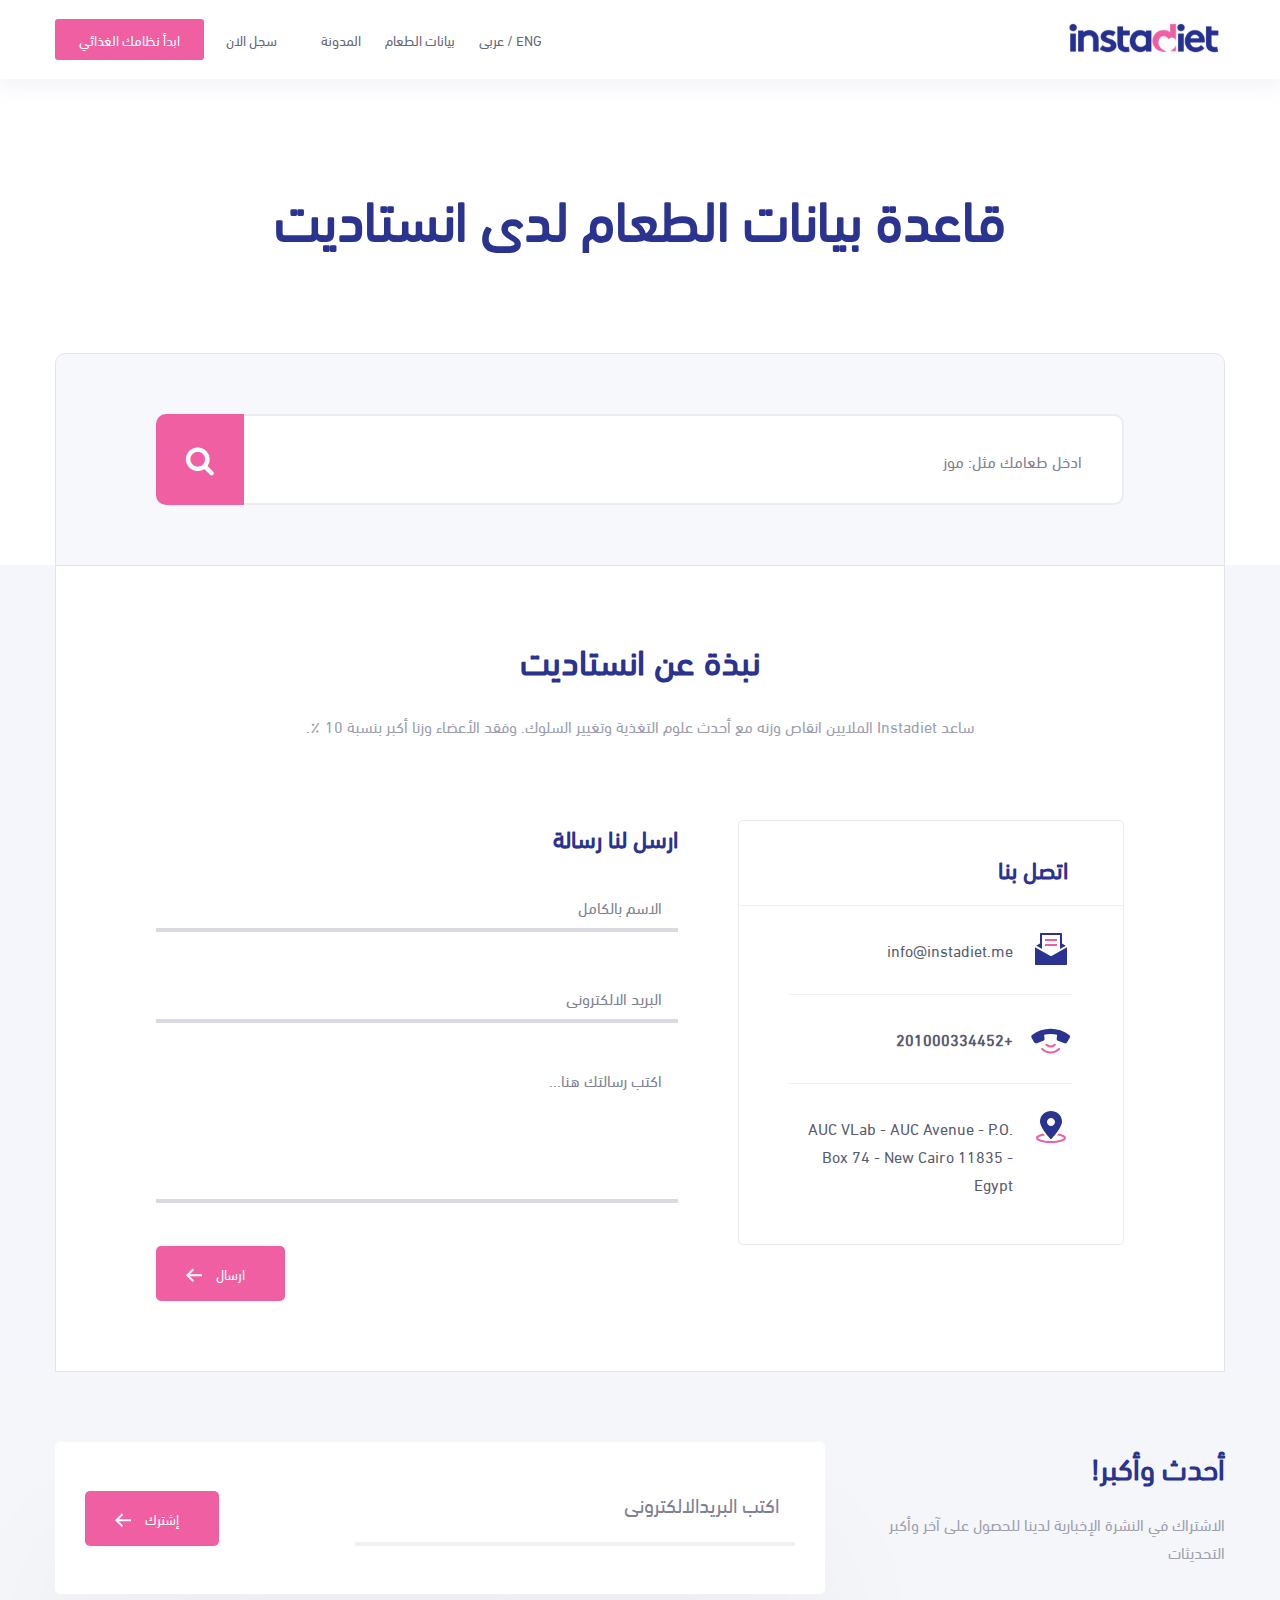
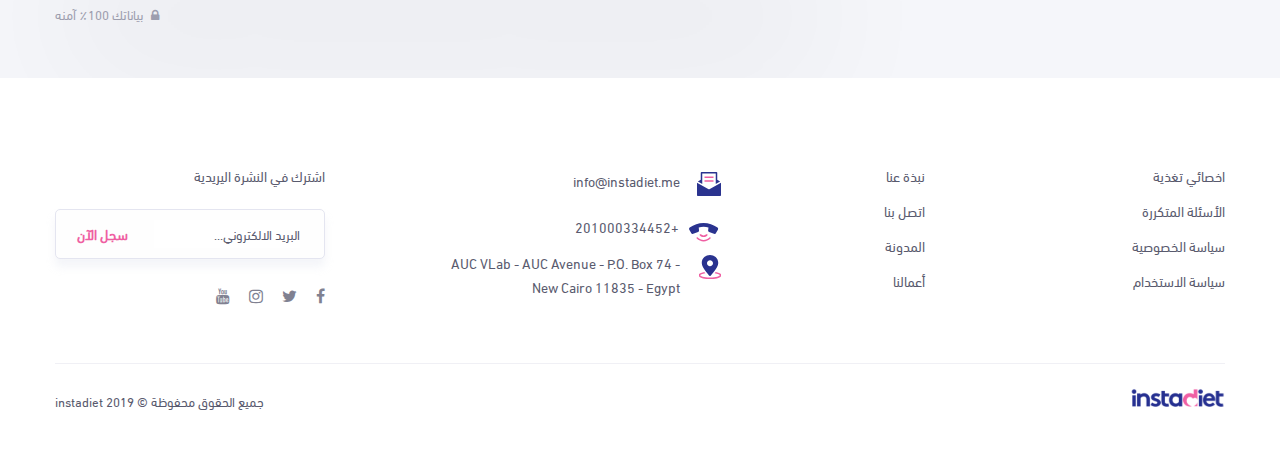
<file: food-database-rtl.html>
<!DOCTYPE html>
<html lang="ar" dir="rtl">
  <head>
    <meta charset="UTF-8" />
    <meta name="viewport" content="width=device-width,initial-scale=1.0" />
    <meta http-equiv="X-UA-Compatible" content="ie=edge" />
    <title>Instadiet.me</title>
    <!-- Favicon -->
    <link rel="icon" href="imgs/favicon.png" type="image/png" />
    <!-- bootstrap css -->
    <link rel="stylesheet" href="css/bootstrap.min.css" />
    <!-- fontAwesome -->
    <link rel="stylesheet" href="css/font-awesome.min.css" />
    <!-- custom style css -->
    <link rel="stylesheet" href="css/style.css" />
    <link rel="stylesheet" href="css/style-rtl.css" />
  </head>

  <body>
    <!-- Start Header-->
    <header>
      <nav class="navbar navbar-expand-lg navbar-light">
        <div class="container">
          <a class="navbar-brand" href="index-rtl.html">
            <img
              class="d-none d-md-block"
              src="imgs/Instadiet-Logo.svg"
              alt="Instadiet-Logo"
            />
            <img
              class="d-md-none"
              src="imgs/Instadiet-logo-m.svg"
              alt="Instadiet-Logo"
            />
          </a>

          <button
            class="the-button"
            data-toggle="collapse"
            data-target="#navbar"
          >
            <span class="the-line"></span>
            <span class="the-line"></span>
            <span class="the-line"></span>
          </button>
          <div class="collapse navbar-collapse" id="navbar">
            <ul class="navbar-nav mr-auto">
              <li class="nav-item">
                <a class="nav-link" href="food-database.html"
                  >ENG / <span class="arabic">عربى</span></a
                >
              </li>
              <li class="nav-item">
                <a class="nav-link" href="food-database-rtl.html"
                  >بيانات الطعام</a
                >
              </li>
              <li class="nav-item dropdown-s">
                <a class="nav-link" href="blog.html">المدونة</a>
                <!-- <div class="dropdown-menu-s">
                  <a class="dropdown-item-s" href="single.html">مقال واحد</a>
                </div> -->
              </li>
              <li class="nav-item">
                <a class="nav-link sign-in" href="#!">سجل الان</a>
              </li>
            </ul>
          </div>
          <a class="start-diet d-none d-lg-inline-block" href="#!"
            >ابدأ نظامك الغذائي</a
          >
        </div>
      </nav>
    </header>
    <!-- End Header-->

    <!-- start your diet show in mobile -->
    <div class="call-to-action">
      <div class="container">
        <a class="navbar-brand" href="index.html">
          <img
            class="d-none d-md-block"
            src="imgs/Instadiet-Logo.svg"
            alt="Instadiet-Logo"
          />
          <img
            class="d-md-none"
            src="imgs/Instadiet-logo-m.svg"
            alt="Instadiet-Logo"
          />
        </a>
        <a class="start-diet" href="#!">ابدأ نظامك الغذائي</a>
      </div>
    </div>

    <!-- Start Showcase-->
    <section class="showcase-database">
      <div class="container">
        <div class="showcase-content">
          <h1 class="showcase-title">قاعدة بيانات الطعام لدى انستاديت</h1>
          <div class="search-box">
            <form>
              <input
                type="search"
                class="input-search"
                placeholder="ادخل طعامك مثل: موز"
              />
              <button type="submit"><i class="fa fa-search"></i></button>
            </form>
          </div>
        </div>
      </div>
    </section>
    <!-- End Showcase-->

    <!-- Start About-Instadiet -->
    <section class="about-instadiet">
      <div class="container">
        <div class="about-instadiet-content">
          <h2 class="about-instadiet-title text-center">
            <a href="search-result-rtl.html">نبذة عن انستاديت</a>
          </h2>
          <p class="about-instadiet-desc text-md-center">
            ساعد Instadiet الملايين انقاص وزنه مع أحدث علوم التغذية وتغيير
            السلوك. وفقد الأعضاء وزنا أكبر بنسبة 10 ٪.
          </p>
          <!-- Start Contact-Us -->
          <section id="contact-us">
            <div class="row">
              <div class="col-lg-5">
                <div class="contact-us-widget">
                  <h3>اتصل بنا</h3>
                  <ul>
                    <li>
                      <a
                        href="mailto:info@instadiet.me?subject=Business%20Inquiry"
                        >info@instadiet.me</a
                      >
                    </li>
                    <li>
                      <a href="tel:+201000334452">+201000334452</a>
                    </li>
                    <li>
                      <p>
                        AUC VLab - AUC Avenue - P.O. Box 74 - New Cairo 11835 -
                        Egypt
                      </p>
                    </li>
                  </ul>
                </div>
              </div>
              <div class="col-lg-7">
                <form class="contact-us-form">
                  <h2>ارسل لنا رسالة</h2>
                  <input type="text" placeholder="الاسم بالكامل" />
                  <input type="email" placeholder="البريد الالكتروني" />
                  <textarea placeholder="اكتب رسالتك هنا..."></textarea>
                  <button class="primary-btn" type="submit">
                    ارسال <img src="imgs/arrow-right.svg" alt="arrow" />
                  </button>
                </form>
              </div>
            </div>
          </section>
          <!-- End Contact-Us -->
        </div>
      </div>
    </section>
    <!-- End About-Instadiet -->

    <!-- Start Newsletter -->
    <section id="newsletter">
      <div class="container">
        <div class="row">
          <div class="col-lg-4">
            <h2 class="heading">أحدث وأكبر!</h2>
            <p>
              الاشتراك في النشرة الإخبارية لدينا للحصول على آخر وأكبر التحديثات
            </p>
          </div>
          <div class="col-lg-8">
            <form>
              <input
                type="email"
                name="mail"
                placeholder="اكتب البريدالالكتروني"
              />
              <button class="primary-btn" type="submit">
                إشترك
                <img src="imgs/arrow-right.svg" alt="arrow" />
              </button>
            </form>
            <div class="private-data">
              <p><i class="fa fa-lock"></i> بياناتك 100٪ آمنه</p>
            </div>
          </div>
        </div>
      </div>
    </section>
    <!-- End Newsletter -->

    <!-- Start Footer -->
    <footer id="main-footer" class="footer-database">
      <div class="container">
        <div class="row">
          <div class="col-lg-3 col-6">
            <ul class="policy">
              <li><a href="#">اخصائي تغذية</a></li>
              <li><a href="#">الأسئلة المتكررة</a></li>
              <li><a href="#">سياسة الخصوصية</a></li>
              <li><a href="#">سياسة الاستخدام</a></li>
            </ul>
          </div>
          <div class="col-lg-2 col-6">
            <ul class="links">
              <li><a href="#">نبذة عنا</a></li>
              <li><a href="#">اتصل بنا</a></li>
              <li><a href="#">المدونة</a></li>
              <li><a href="#">أعمالنا</a></li>
            </ul>
          </div>
          <div class="col-lg-4 col-md-6">
            <ul class="contact">
              <li>
                <img src="imgs/newsletter.svg" alt="newsletter icon" />
                <a href="mailto:info@instadiet.me?subject=Business%20Inquiry"
                  >info@instadiet.me</a
                >
              </li>
              <li>
                <img src="imgs/phone-call.svg" alt="phone-call icon" />
                <a href="tel:+201000334452">+201000334452</a>
              </li>
              <li class="location">
                <img src="imgs/square-pin.svg" alt="square-pin icon" />
                <p>
                  AUC VLab - AUC Avenue - P.O. Box 74 - New Cairo 11835 - Egypt
                </p>
              </li>
            </ul>
          </div>
          <div class="col-lg-3 col-md-6">
            <div class="newsletter">
              <p>اشترك في النشرة اليريدية</p>
              <form>
                <input
                  type="email"
                  name="email"
                  placeholder="البريد الالكتروني..."
                />
                <button type="submit">سجل الآن</button>
              </form>
              <div class="social-icons list-inline">
                <li class="list-inline-item">
                  <a href="#"><i class="fa fa-facebook-f"></i></a>
                </li>
                <li class="list-inline-item">
                  <a
                    href="https://www.facebook.com/instadiet.me"
                    target="_blank"
                    ><i class="fa fa-twitter"></i
                  ></a>
                </li>
                <li class="list-inline-item">
                  <a
                    href="https://www.instagram.com/instadiet.me/"
                    target="_blank"
                    ><i class="fa fa-instagram"></i
                  ></a>
                </li>
                <li class="list-inline-item">
                  <a
                    href="https://www.youtube.com/channel/UCkT30uls5-SiLkT-lkM9vZg"
                    target="_blank"
                    ><i class="fa fa-youtube"></i
                  ></a>
                </li>
              </div>
            </div>
          </div>
        </div>
        <div class="copyright">
          <div class="row">
            <div class="col-md-6">
              <a href="index-rtl.html"
                ><img src="imgs/logo-small.svg" alt="Logo"
              /></a>
            </div>
            <div class="col-md-6">
              <p>جميع الحقوق محفوظة &copy; instadiet 2019</p>
            </div>
          </div>
        </div>
      </div>
    </footer>
    <!-- End Footer -->

    <!-- Start Scroll-To-Top -->
    <div class="scroll-top">
      <img src="imgs/triangle.svg" alt="triangle icon" />
      <p>Top</p>
    </div>
    <!-- End Scroll-To-Top -->

    <!-- jQuery -->
    <script src="js/jquery-3.4.1.min.js"></script>
    <!-- popper.js -->
    <script src="js/popper.min.js"></script>
    <!-- bootstrap js -->
    <script src="js/bootstrap.min.js"></script>
    <!-- custom main js -->
    <script src="js/main.js"></script>
  </body>
</html>
</file>
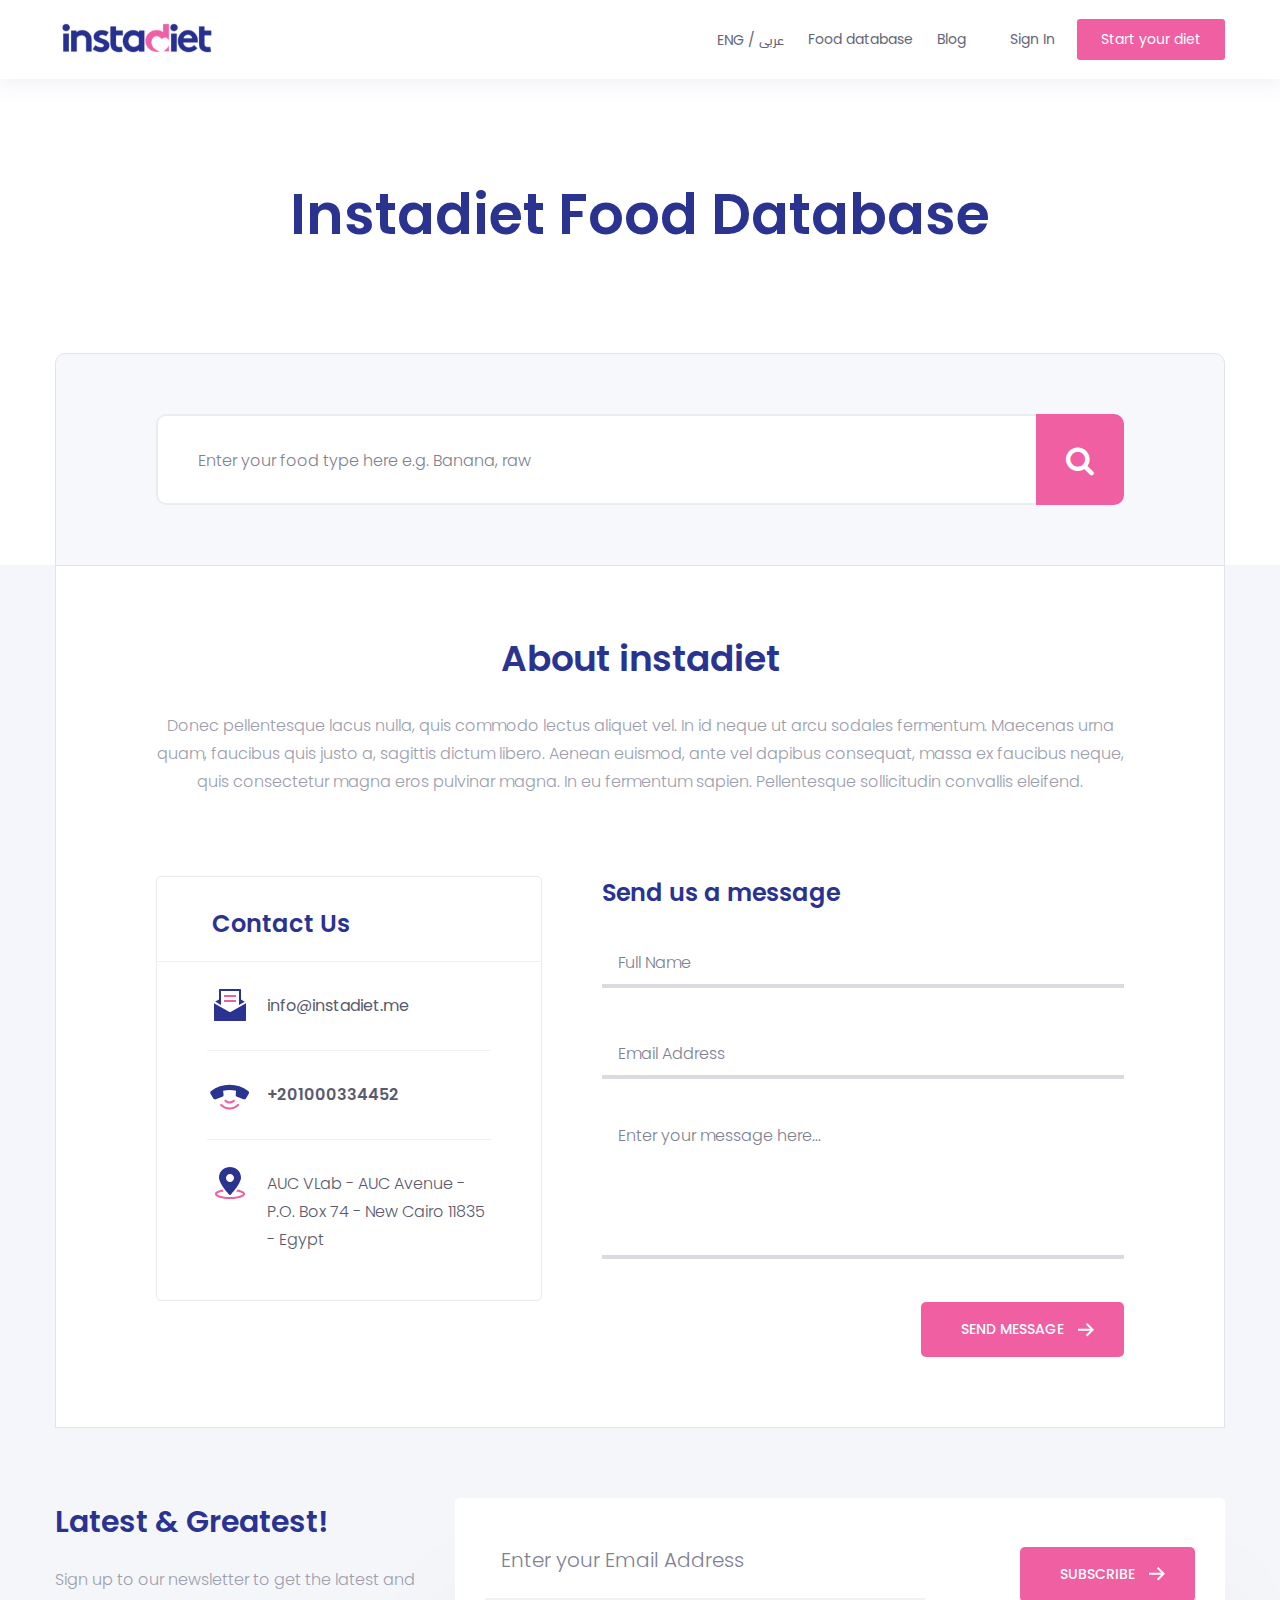
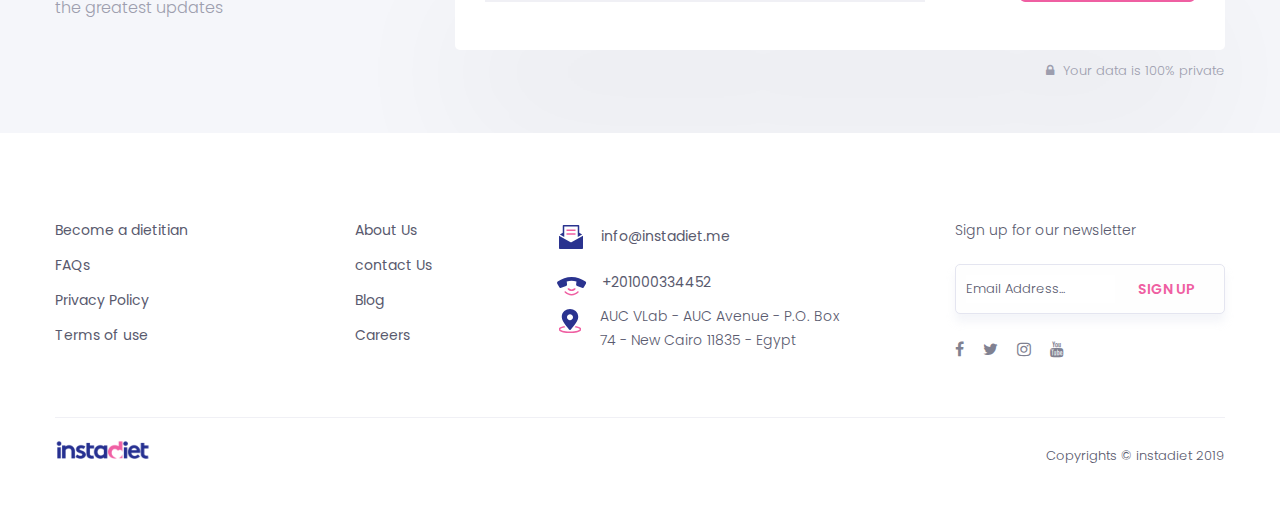
<file: food-database.html>
<!DOCTYPE html>
<html lang="en" dir="ltr">
  <head>
    <meta charset="UTF-8" />
    <meta name="viewport" content="width=device-width,initial-scale=1.0" />
    <meta http-equiv="X-UA-Compatible" content="ie=edge" />
    <title>Instadiet.me</title>
    <!-- Favicon -->
    <link rel="icon" href="imgs/favicon.png" type="image/png" />
    <!-- bootstrap css -->
    <link rel="stylesheet" href="css/bootstrap.min.css" />
    <!-- fontAwesome -->
    <link rel="stylesheet" href="css/font-awesome.min.css" />
    <!-- custom style css -->
    <link rel="stylesheet" href="css/style.css" />
  </head>

  <body>
    <!-- Start Header-->
    <header>
      <nav class="navbar navbar-expand-lg navbar-light">
        <div class="container">
          <a class="navbar-brand" href="index.html">
            <img
              class="d-none d-md-block"
              src="imgs/Instadiet-Logo.svg"
              alt="Instadiet-Logo"
            />
            <img
              class="d-md-none"
              src="imgs/Instadiet-logo-m.svg"
              alt="Instadiet-Logo"
            />
          </a>

          <button
            class="the-button"
            data-toggle="collapse"
            data-target="#navbar"
          >
            <span class="the-line"></span>
            <span class="the-line"></span>
            <span class="the-line"></span>
          </button>
          <div class="collapse navbar-collapse" id="navbar">
            <ul class="navbar-nav ml-auto">
              <li class="nav-item">
                <a class="nav-link" href="food-database-rtl.html"
                  >ENG / <span class="arabic">عربى</span></a
                >
              </li>
              <li class="nav-item">
                <a class="nav-link" href="food-database.html">Food database</a>
              </li>
              <li class="nav-item dropdown-s">
                <a class="nav-link" href="blog.html">Blog</a>
                <!-- <div class="dropdown-menu-s">
                  <a class="dropdown-item-s" href="single.html">Single-post</a>
                </div> -->
              </li>
              <li class="nav-item">
                <a class="nav-link sign-in" href="#!">Sign In</a>
              </li>
            </ul>
          </div>
          <a class="start-diet d-none d-lg-inline-block" href="#!"
            >Start your diet</a
          >
        </div>
      </nav>
    </header>
    <!-- End Header-->

    <!-- start your diet show in mobile -->
    <div class="call-to-action">
      <div class="container">
        <a class="navbar-brand" href="index.html">
          <img
            class="d-none d-md-block"
            src="imgs/Instadiet-Logo.svg"
            alt="Instadiet-Logo"
          />
          <img
            class="d-md-none"
            src="imgs/Instadiet-logo-m.svg"
            alt="Instadiet-Logo"
          />
        </a>
        <a class="start-diet" href="#!">Start your diet</a>
      </div>
    </div>

    <!-- Start Showcase-->
    <section class="showcase-database">
      <div class="container">
        <div class="showcase-content">
          <h1 class="showcase-title">Instadiet Food Database</h1>
          <div class="search-box">
            <form>
              <input
                type="search"
                class="input-search"
                placeholder="Enter your food type here e.g. Banana, raw"
              />
              <button type="submit"><i class="fa fa-search"></i></button>
            </form>
          </div>
        </div>
      </div>
    </section>
    <!-- End Showcase-->

    <!-- Start About-Instadiet -->
    <section class="about-instadiet">
      <div class="container">
        <div class="about-instadiet-content">
          <h2 class="about-instadiet-title text-center">
            <a href="search-result.html">About instadiet</a>
          </h2>
          <p class="about-instadiet-desc text-md-center">
            Donec pellentesque lacus nulla, quis commodo lectus aliquet vel. In
            id neque ut arcu sodales fermentum. Maecenas urna quam, faucibus
            quis justo a, sagittis dictum libero. Aenean euismod, ante vel
            dapibus consequat, massa ex faucibus neque, quis consectetur magna
            eros pulvinar magna. In eu fermentum sapien. Pellentesque
            sollicitudin convallis eleifend.
          </p>
          <!-- Start Contact-Us -->
          <section id="contact-us">
            <div class="row">
              <div class="col-lg-5">
                <div class="contact-us-widget">
                  <h3>Contact Us</h3>
                  <ul>
                    <li>
                      <a
                        href="mailto:info@instadiet.me?subject=Business%20Inquiry"
                        >info@instadiet.me</a
                      >
                    </li>
                    <li>
                      <a href="tel:+201000334452">+201000334452</a>
                    </li>
                    <li>
                      <p>
                        AUC VLab - AUC Avenue - P.O. Box 74 - New Cairo 11835 -
                        Egypt
                      </p>
                    </li>
                  </ul>
                </div>
              </div>
              <div class="col-lg-7">
                <form class="contact-us-form">
                  <h2>Send us a message</h2>
                  <input type="text" placeholder="Full Name" />
                  <input type="email" placeholder="Email Address" />
                  <textarea placeholder="Enter your message here..."></textarea>
                  <button class="primary-btn" type="submit">
                    Send message <img src="imgs/arrow-right.svg" alt="arrow" />
                  </button>
                </form>
              </div>
            </div>
          </section>
          <!-- End Contact-Us -->
        </div>
      </div>
    </section>
    <!-- End About-Instadiet -->

    <!-- Start Newsletter -->
    <section id="newsletter">
      <div class="container">
        <div class="row">
          <div class="col-lg-4">
            <h2 class="heading">Latest & Greatest!</h2>
            <p>
              Sign up to our newsletter to get the latest and the greatest
              updates
            </p>
          </div>
          <div class="col-lg-8">
            <form>
              <input
                type="email"
                name="mail"
                placeholder="Enter your Email Address"
              />
              <button class="primary-btn" type="submit">
                Subscribe
                <img src="imgs/arrow-right.svg" alt="arrow" />
              </button>
            </form>
            <div class="private-data">
              <p><i class="fa fa-lock"></i> Your data is 100% private</p>
            </div>
          </div>
        </div>
      </div>
    </section>
    <!-- End Newsletter -->

    <!-- Start Footer -->
    <footer id="main-footer" class="footer-database">
      <div class="container">
        <div class="row">
          <div class="col-lg-3 col-6 ">
            <ul class="policy">
              <li><a href="#">Become a dietitian</a></li>
              <li><a href="#">FAQs</a></li>
              <li><a href="#">Privacy Policy</a></li>
              <li><a href="#">Terms of use</a></li>
            </ul>
          </div>
          <div class="col-lg-2 col-6">
            <ul class="links">
              <li><a href="#">About Us</a></li>
              <li><a href="#">contact Us</a></li>
              <li><a href="blog.html">Blog</a></li>
              <li><a href="#">Careers</a></li>
            </ul>
          </div>
          <div class="col-lg-4 col-md-6">
            <ul class="contact">
              <li>
                <img src="imgs/newsletter.svg" alt="newsletter icon" />
                <a href="mailto:info@instadiet.me?subject=Business%20Inquiry"
                  >info@instadiet.me</a
                >
              </li>
              <li>
                <img src="imgs/phone-call.svg" alt="phone-call icon" />
                <a href="tel:+201000334452">+201000334452</a>
              </li>
              <li class="location">
                <img src="imgs/square-pin.svg" alt="square-pin icon" />
                <p>
                  AUC VLab - AUC Avenue - P.O. Box 74 - New Cairo 11835 - Egypt
                </p>
              </li>
            </ul>
          </div>
          <div class="col-lg-3 col-md-6">
            <div class="newsletter">
              <p>Sign up for our newsletter</p>
              <form>
                <input
                  type="email"
                  name="email"
                  placeholder="Email Address..."
                />
                <button type="submit">Sign Up</button>
              </form>
              <div class="social-icons list-inline">
                <li class="list-inline-item">
                  <a href="#"><i class="fa fa-facebook-f"></i></a>
                </li>
                <li class="list-inline-item">
                  <a
                    href="https://www.facebook.com/instadiet.me"
                    target="_blank"
                    ><i class="fa fa-twitter"></i
                  ></a>
                </li>
                <li class="list-inline-item">
                  <a
                    href="https://www.instagram.com/instadiet.me/"
                    target="_blank"
                    ><i class="fa fa-instagram"></i
                  ></a>
                </li>
                <li class="list-inline-item">
                  <a
                    href="https://www.youtube.com/channel/UCkT30uls5-SiLkT-lkM9vZg"
                    target="_blank"
                    ><i class="fa fa-youtube"></i
                  ></a>
                </li>
              </div>
            </div>
          </div>
        </div>
        <div class="copyright">
          <div class="row">
            <div class="col-md-6">
              <a href="index.html"
                ><img src="imgs/logo-small.svg" alt="Logo"
              /></a>
            </div>
            <div class="col-md-6">
              <p>Copyrights &copy; instadiet 2019</p>
            </div>
          </div>
        </div>
      </div>
    </footer>
    <!-- End Footer -->

    <!-- Start Scroll-To-Top -->
    <div class="scroll-top">
      <img src="imgs/triangle.svg" alt="triangle icon" />
      <p>Top</p>
    </div>
    <!-- End Scroll-To-Top -->

    <!-- jQuery -->
    <script src="js/jquery-3.4.1.min.js"></script>
    <!-- popper.js -->
    <script src="js/popper.min.js"></script>
    <!-- bootstrap js -->
    <script src="js/bootstrap.min.js"></script>
    <!-- custom main js -->
    <script src="js/main.js"></script>
  </body>
</html>
</file>
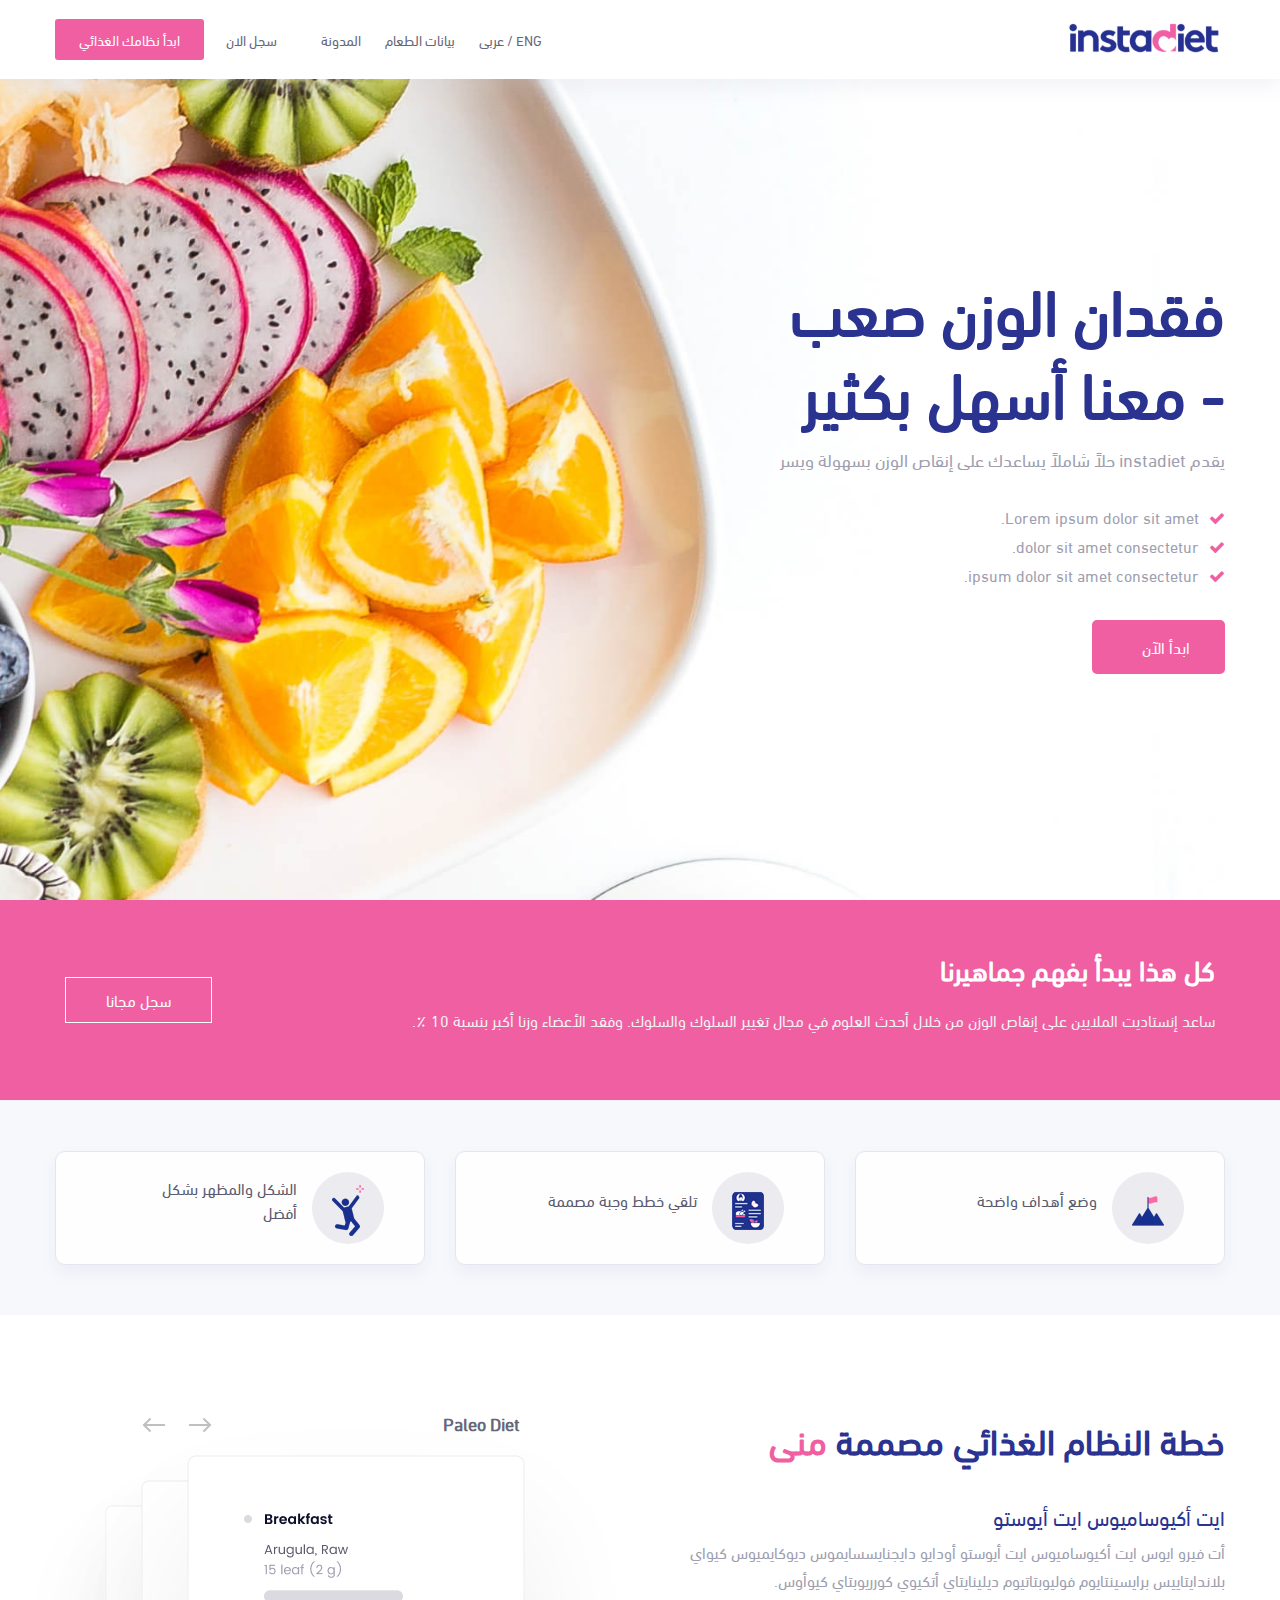
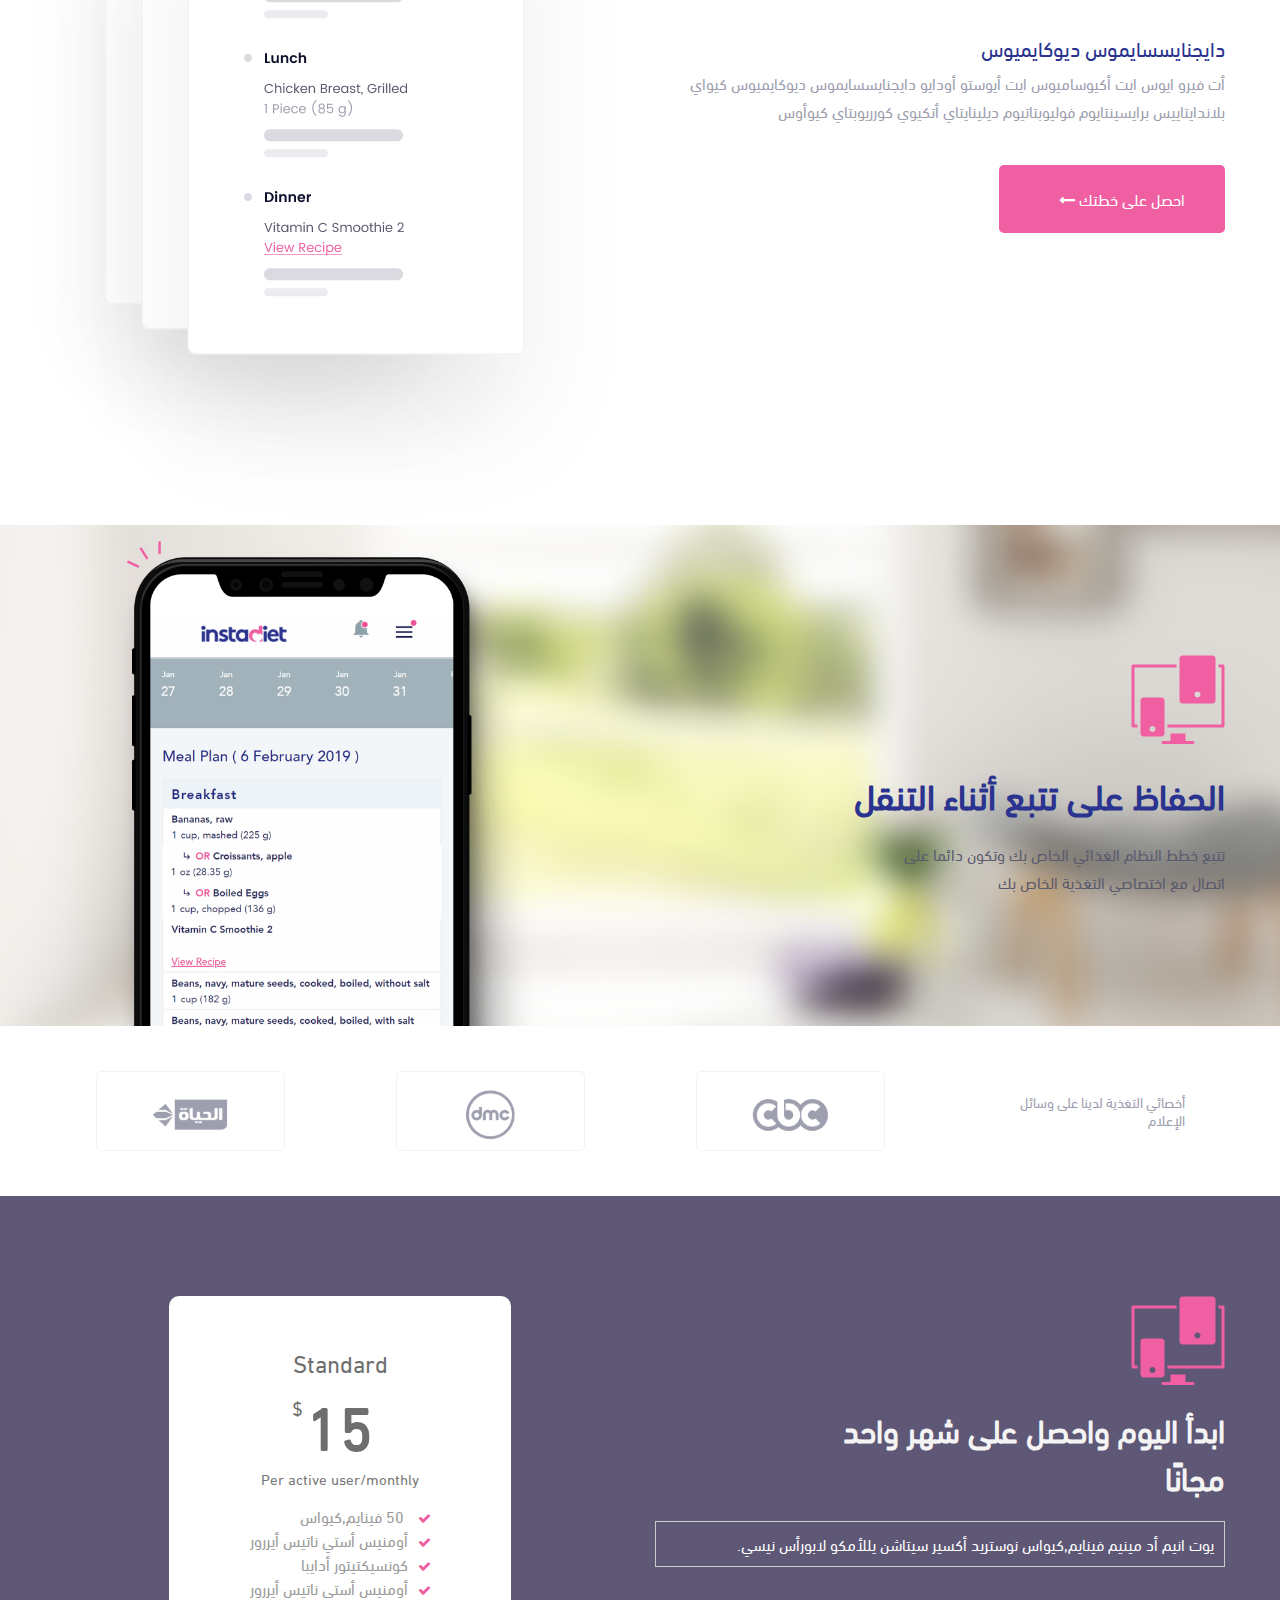
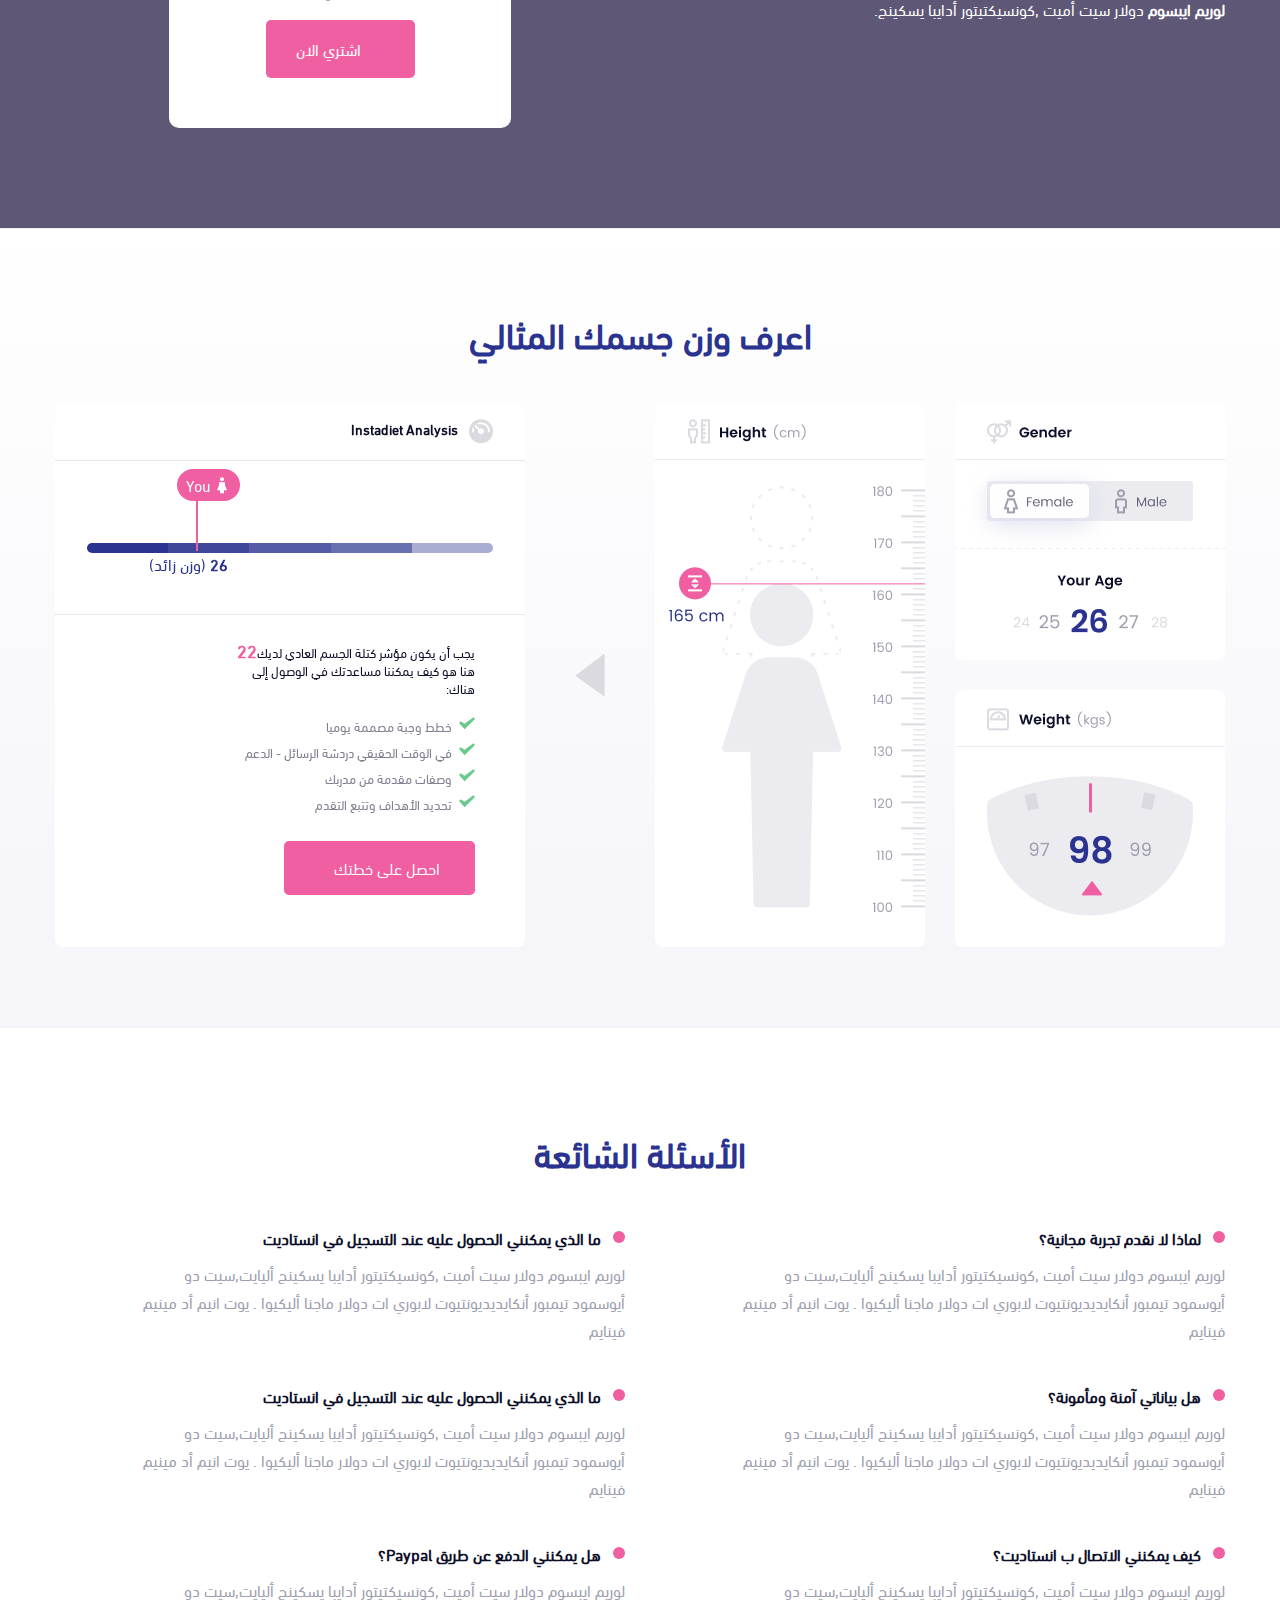
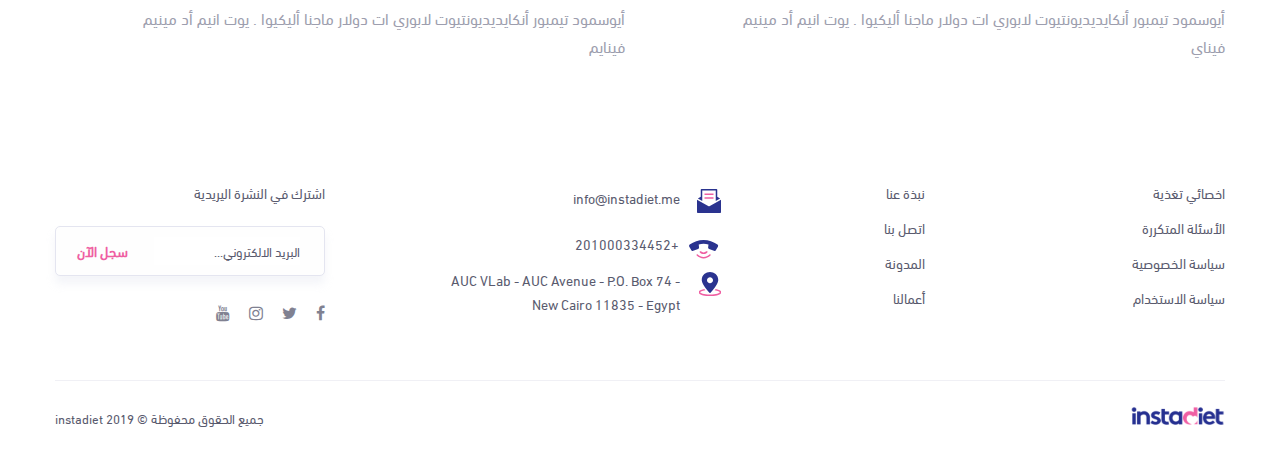
<file: index-rtl.html>
<!DOCTYPE html>
<html lang="ar"
  dir="rtl">

<head>
  <meta charset="UTF-8" />
  <meta name="viewport"
    content="width=device-width,initial-scale=1.0" />
  <meta http-equiv="X-UA-Compatible"
    content="ie=edge" />
  <title>Instadiet.me</title>
  <!-- Favicon -->
  <link rel="icon"
    href="imgs/favicon.png"
    type="image/png" />
  <!-- bootstrap css -->
  <link rel="stylesheet"
    href="css/bootstrap.min.css" />
  <!-- fontAwesome -->
  <link rel="stylesheet"
    href="css/font-awesome.min.css">
  <!-- custom style css -->
  <link rel="stylesheet"
    href="css/style.css" />
  <link rel="stylesheet"
    href="css/style-rtl.css">
</head>

<body>
  <!-- Start Header-->
  <header>
    <nav class="navbar navbar-expand-lg navbar-light">
      <div class="container">
        <a class="navbar-brand"
          href="index-rtl.html">
          <img class="d-none d-md-block"
            src="imgs/Instadiet-Logo.svg"
            alt="Instadiet-Logo" />
          <img class="d-md-none"
            src="imgs/Instadiet-logo-m.svg"
            alt="Instadiet-Logo" />
        </a>

        <button class="the-button"
          data-toggle="collapse"
          data-target="#navbar">
          <span class="the-line"></span>
          <span class="the-line"></span>
          <span class="the-line"></span>
        </button>
        <div class="collapse navbar-collapse"
          id="navbar">
          <ul class="navbar-nav mr-auto">
            <li class="nav-item">
              <a class="nav-link"
                href="index.html">ENG / <span class="arabic">عربى</span></a>
            </li>
            <li class="nav-item">
              <a class="nav-link"
                href="food-database-rtl.html">بيانات الطعام</a>
            </li>
            <li class="nav-item dropdown-s">
              <a class="nav-link"
                href="blog.html">المدونة</a>
              <!-- <div class="dropdown-menu-s">
                  <a class="dropdown-item-s" href="single.html">مقال واحد</a>
                </div> -->
            </li>
            <li class="nav-item">
              <a class="nav-link sign-in"
                href="#!">سجل الان</a>
            </li>
          </ul>
        </div>
        <a class="start-diet d-none d-lg-inline-block"
          href="#!">ابدأ نظامك الغذائي</a>
      </div>
    </nav>
  </header>
  <!-- End Header-->

  <!-- start your diet show in mobile -->
  <div class="call-to-action">
    <div class="container">
      <a class="navbar-brand"
        href="index.html">
        <img class="d-none d-md-block"
          src="imgs/Instadiet-Logo.svg"
          alt="Instadiet-Logo" />
        <img class="d-md-none"
          src="imgs/Instadiet-logo-m.svg"
          alt="Instadiet-Logo" />
      </a>
      <a class="start-diet"
        href="#!">ابدأ نظامك الغذائي</a>
    </div>
  </div>

  <!-- Start Showcase-->
  <section class="showcase">
    <div class="container">
      <div class="row">
        <div class="col-md-10 col-lg-6">
          <div class="showcase-content">
            <h1 class="showcase-title">فقدان الوزن صعب <br>- معنا أسهل بكثير</h1>
            <p class="showcase-desc">يقدم instadiet حلاً شاملاً يساعدك على إنقاص الوزن بسهولة ويسر
            </p>
            <ul class="showcase-list">
              <li><i class="fa fa-check"></i> Lorem ipsum dolor sit amet.</li>
              <li><i class="fa fa-check"></i> dolor sit amet consectetur.</li>
              <li><i class="fa fa-check"></i> ipsum dolor sit amet consectetur.</li>
            </ul>
            <div class="showcase-btn">
              <button class="getstarted primary-btn">ابدأ الآن</button>
            </div>
          </div>
        </div>
      </div>
      <img class="showcase-bg d-block d-md-none "
        src="imgs/insta_well_bg-responsive.jpg"
        alt="">
    </div>
  </section>
  <!-- End Showcase-->

  <!-- Start empathy pink-->
  <section class="empathy">
    <div class="container">
      <div class="row">
        <div class="col-md-8 col-lg-9">
          <div class="empathy-content">
            <h2>كل هذا يبدأ بفهم جماهيرنا</h2>
            <p>ساعد إنستاديت الملايين على إنقاص الوزن من خلال أحدث العلوم في مجال تغيير السلوك والسلوك. وفقد
              الأعضاء وزنا أكبر بنسبة 10 ٪.</p>
          </div>
        </div>
        <div class="col-md-4 col-lg-3">
          <div class="empathy-btn">
            <button>سجل مجانا</button>
          </div>
        </div>
      </div>
    </div>
  </section>
  <!-- End empathy -->

  <!-- Start empathy blue-->
  <!-- 
  <section class="empathy-blue">
    <div class="container">
      <div class="row">
        <div class="col-md-8 col-lg-9">
          <div class="empathy-content">
            <h2>كل هذا يبدأ بفهم جماهيرنا</h2>
            <p>كيوود ماكسهيمي بلاسايت فاسيري بوسسايميوس,أومنايس
              فوليوبتاس ايت ايوت أسسيو ميندايست, أومنيوس دولار ريبيللينديوس. تيمبورايبيوس</p>
          </div>
        </div>
        <div class="col-md-4 col-lg-3">
          <div class="empathy-btn">
            <button>سجل مجانا</button>
          </div>
        </div>
      </div>
    </div>
  </section>
  End empathy -->

  <!-- Start Cards -->
  <div class="cards">
    <div class="container">
      <div class="row">
        <div class="col-md-4">
          <div class="card-item">
            <div class="icon">
              <img src="imgs/goal.png"
                alt="payment icon">
            </div>
            <p>وضع أهداف واضحة</p>
          </div>
        </div>
        <div class="col-md-4">
          <div class="card-item">
            <div class="icon">
              <img src="imgs/tailored-meal-plan.png"
                alt="mobile-card icon">
            </div>
            <p>تلقي خطط وجبة مصممة</p>
          </div>
        </div>
        <div class="col-md-4">
          <div class="card-item">
            <div class="icon">
              <img src="imgs/feel-better-32.png"
                alt="data-security icon">
            </div>
            <p>الشكل والمظهر بشكل أفضل</p>
          </div>
        </div>
      </div>
    </div>
  </div>
  <!-- End Cards -->

  <!-- Start tailored Plan -->
  <section class="tailored-plan">
    <div class="container">
      <div class="row">
        <div class="col-lg-6 col-xl-7 order-2 order-lg-1">
          <div class="left-content">
            <h2 class="heading">خطة النظام الغذائي مصممة <span>منى</span></h2>
            <h3>ايت أكيوساميوس ايت أيوستو</h3>
            <p>
              أت فيرو ايوس ايت أكيوساميوس ايت أيوستو أودايو دايجنايسسايموس ديوكايميوس كيواي
              بلاندايتاييس برايسينتايوم فوليوبتاتيوم ديلينايتاي أتكيوي كورريوبتاي كيوأوس.
            </p>

            <h3>دايجنايسسايموس ديوكايميوس</h3>
            <p>
              أت فيرو ايوس ايت أكيوساميوس ايت أيوستو أودايو دايجنايسسايموس ديوكايميوس كيواي
              بلاندايتاييس برايسينتايوم فوليوبتاتيوم ديلينايتاي أتكيوي كورريوبتاي كيوأوس
            </p>
            <a class="primary-btn">احصل على خطتك <i class="fa fa-long-arrow-left"></i>
            </a>
          </div>
        </div>
        <div class="col-lg-6 col-xl-5 col-md-10 mr-auto order-1 order-lg-2">
          <div class="right-content">
            <div class="diet-plan">
              <div class="diet-plan-header d-flex">
                <h3>
                  Paleo Diet
                </h3>
                <div class="arrows">
                  <button class="slider-next"
                    id="next">
                    <span class="right-arrow"></span>
                  </button>
                  <button class="slider-prev"
                    id="prev">
                    <span class="left-arrow"></span>
                  </button>

                </div>
              </div>

              <div class="diet-slider">
                <img class="diet one active"
                  src="imgs/paleo-diet.png"
                  alt="paleo-diet img">
                <img class="diet two"
                  src="imgs/paleo-diet.png"
                  alt="paleo-diet img">
                <img class="diet three "
                  src="imgs/paleo-diet.png"
                  alt="paleo-diet img">
              </div>
            </div>
          </div>
        </div>
      </div>
    </div>
  </section>
  <!-- End tailored Plan -->

  <!-- Start Keep Tracking -->
  <section class="keep-tracking">
    <div class="container">
      <div class="row">
        <div class="col-md-6">
          <div class="keep-tracking-content">
            <img src="imgs/responsive.svg"
              alt="responsive icon">
            <h2 class="heading">الحفاظ على تتبع أثناء التنقل</h2>
            <p>تتبع خطط النظام الغذائي الخاص بك وتكون دائما على اتصال مع اختصاصي التغذية الخاص بك</p>
          </div>
        </div>
        <div class="col-md-6">
          <div class="keep-tracking-img">
            <img class="iphone d-none d-lg-block"
              src="imgs/iphone.png"
              alt="iphone img">
            <img class="iphone d-lg-none"
              src="imgs/iphone-mm.png"
              alt="iphone img">
          </div>
        </div>
      </div>
    </div>
  </section>
  <!-- End Keep Tracking -->


  <!-- Start on The Media -->
  <div class="on-the-media text-center">
    <div class="container">
      <div class="row align-items-center">
        <div class="col-lg-3 col-md-12 d-none d-md-block">
          <p>أخصائي التغذية لدينا على وسائل الإعلام</p>
        </div>
        <div class="col-lg-3 col-4">
          <div class="media-channel">
            <img src="imgs/cbc.svg"
              alt="cbc icon" />
          </div>
        </div>
        <div class="col-lg-3 col-4">
          <div class="media-channel">
            <img src="imgs/dmc.svg"
              alt="cbc icon" />
          </div>
        </div>
        <div class="col-lg-3 col-4">
          <div class="media-channel">
            <img src="imgs/hayat.svg"
              alt="cbc icon" />
          </div>
        </div>
      </div>
    </div>
  </div>
  <!-- End on The Media -->

  <!-- Start prices -->
  <section class="prices">
    <div class="container">
      <div class="row">
        <div class="col-md-6 order-2">
          <div class="price-plan">
            <h3>Standard</h3>
            <div class="price-item">
              <span class="price center-block">15</span>
              <span class="dollar">$</span>
            </div>
            <p class="long center-block">Per active user/monthly</p>
            <ul class="features">
              <li><i class="fa fa-check"></i> 50 فينايم,كيواس</li>
              <li><i class="fa fa-check"></i>أومنيس أستي ناتيس أيررور</li>
              <li><i class="fa fa-check"></i>كونسيكتيتور أدايبا</li>
              <li><i class="fa fa-check"></i>أومنيس أستي ناتيس أيررور</li>
            </ul>
            <button class="primary-btn">اشتري الان</button>
          </div>
        </div>
        <div class="col-md-6 order-1">
          <div class="price-content">
            <div class="price-content-img">
              <img src="imgs/responsive.svg"
                alt="">
            </div>
            <h2>ابدأ اليوم واحصل على شهر واحد مجانًا</h2>
            <p class="price-desc">يوت انيم أد مينيم فينايم,كيواس نوستريد
              أكسير سيتاشن يللأمكو لابورأس نيسي.</p>
            <p><span>لوريم ايبسوم </span> دولار سيت أميت ,كونسيكتيتور أدايبا يسكينج.</p>
          </div>
        </div>
      </div>
    </div>
  </section>
  <!-- End prices -->


  <!-- Start Ideal Body Weight -->
  <section class="body-weight">
    <div class="container">
      <h2 class="heading text-center">اعرف وزن جسمك المثالي</h2>
      <div class="row">
        <div class="col-lg-3 col-md-6">
          <img class="img-fluid w-100 width"
            src="imgs/gender.png"
            alt="">
        </div>
        <div class="col-lg-3 col-md-6">
          <img class="img-fluid w-100 height"
            src="imgs/Height.png"
            alt="">
        </div>
        <div class="col-lg-1 col-md-12">
          <img class="triangle"
            src="imgs/triangle-color.svg"
            alt="">
        </div>
        <div class="col-lg-5 col-md-12">
          <div class="instadiet-analysis">
            <div class="front">
              <h3>
                <img src="imgs/speedometer.svg"
                  alt="speedometer icon">
                Instadiet Analysis
              </h3>
              <div class="bmi">
                <div class="bmi-bar">
                  <span class="one"></span>
                  <span class="two"></span>
                  <span class="three"></span>
                  <span class="four"></span>
                  <span class="five"></span>
                </div>
                <div class="indicator">
                  <p><span>26</span> (وزن زائد)</p>
                </div>
              </div>
              <div class="tips">
                <p>يجب أن يكون مؤشر كتلة الجسم العادي لديك<span>22</span> هنا هو كيف يمكننا مساعدتك في الوصول
                  إلى هناك:</p>
                <ul>
                  <li>
                    خطط وجبة مصممة يوميا
                  </li>
                  <li>
                    في الوقت الحقيقي دردشة الرسائل - الدعم
                  </li>
                  <li>
                    وصفات مقدمة من مدربك
                  </li>
                  <li>
                    تحديد الأهداف وتتبع التقدم
                  </li>
                </ul>
                <div class="tips-btn">
                  <button class="primary-btn"
                    id="convertToForm">احصل على خطتك
                  </button>
                </div>
              </div>
            </div>
            <div class="back">
              <form class="form">
                <h2 class="text-center heading">SignUp</h2>
                <div class="form-group">
                  <label>Full Name</label>
                  <input type="text"
                    class="form-control"
                    placeholder="e.g. Eslam Tharwat">
                </div>
                <div class="form-group">
                  <label>Email Address</label>
                  <input type="email"
                    autocomplete="off"
                    placeholder="e.g. johndoe@domain.com"
                    class="form-control">
                </div>
                <div class="form-group">
                  <label>Password</label>
                  <input type="password"
                    autocomplete="off"
                    placeholder="Enter your password here"
                    class="form-control">
                </div>
                <button type="submit"
                  class="form-control primary-btn">Register</button>
              </form>
            </div>
          </div>

        </div>
      </div>
    </div>
  </section>
  <!-- End Ideal Body Weight -->

  <!-- Start FAQ -->
  <section id="faq">
    <div class="container">
      <h2 class="text-center d-none d-md-block heading">الأسئلة الشائعة</h2>
      <h2 class="text-right d-md-none heading">الأسئلة الشائعة</h2>
      <div class="row">
        <div class="col-lg-6">
          <ul class="faq-left-side">
            <li>
              <h3>لماذا لا نقدم تجربة مجانية؟</h3>
              <p>لوريم ايبسوم دولار سيت أميت ,كونسيكتيتور أدايبا يسكينج أليايت,سيت دو أيوسمود تيمبور
                أنكايديديونتيوت لابوري ات دولار ماجنا أليكيوا . يوت انيم أد مينيم فينايم</p>
            </li>
            <li>
              <h3>هل بياناتي آمنة ومأمونة؟</h3>
              <p>لوريم ايبسوم دولار سيت أميت ,كونسيكتيتور أدايبا يسكينج أليايت,سيت دو أيوسمود تيمبور
                أنكايديديونتيوت لابوري ات دولار ماجنا أليكيوا . يوت انيم أد مينيم فينايم</p>
            </li>
            <li>
              <h3> كيف يمكنني الاتصال ب انستاديت؟ </h3>
              <p>لوريم ايبسوم دولار سيت أميت ,كونسيكتيتور أدايبا يسكينج أليايت,سيت دو أيوسمود تيمبور
                أنكايديديونتيوت لابوري ات دولار ماجنا أليكيوا . يوت انيم أد مينيم فيناي</p>
            </li>
          </ul>
        </div>
        <div class="col-lg-6">
          <ul class="faq-right-side">
            <li>
              <h3>ما الذي يمكنني الحصول عليه عند التسجيل في انستاديت </h3>
              <p>لوريم ايبسوم دولار سيت أميت ,كونسيكتيتور أدايبا يسكينج أليايت,سيت دو أيوسمود تيمبور
                أنكايديديونتيوت لابوري ات دولار ماجنا أليكيوا . يوت انيم أد مينيم فينايم</p>
            </li>
            <li>
              <h3>ما الذي يمكنني الحصول عليه عند التسجيل في انستاديت</h3>
              <p>لوريم ايبسوم دولار سيت أميت ,كونسيكتيتور أدايبا يسكينج أليايت,سيت دو أيوسمود تيمبور
                أنكايديديونتيوت لابوري ات دولار ماجنا أليكيوا . يوت انيم أد مينيم فينايم</p>
            </li>
            <li>
              <h3>هل يمكنني الدفع عن طريق Paypal؟</h3>
              <p>لوريم ايبسوم دولار سيت أميت ,كونسيكتيتور أدايبا يسكينج أليايت,سيت دو أيوسمود تيمبور
                أنكايديديونتيوت لابوري ات دولار ماجنا أليكيوا . يوت انيم أد مينيم فينايم
              </p>
            </li>
          </ul>
        </div>
      </div>
    </div>
  </section>
  <!-- End FAQ -->

  <!-- Start Footer -->
  <footer id="main-footer">
    <div class="container">
      <div class="row">
        <div class="col-lg-3 col-6">
          <ul class="policy">
            <li><a href="#">اخصائي تغذية</a></li>
            <li><a href="#">الأسئلة المتكررة</a></li>
            <li><a href="#">سياسة الخصوصية</a></li>
            <li><a href="#">سياسة الاستخدام</a></li>
          </ul>
        </div>
        <div class="col-lg-2 col-6">
          <ul class="links">
            <li><a href="#">نبذة عنا</a></li>
            <li><a href="#">اتصل بنا</a></li>
            <li><a href="#">المدونة</a></li>
            <li><a href="#">أعمالنا</a></li>
          </ul>
        </div>
        <div class="col-lg-4 col-md-6">
          <ul class="contact">
            <li>
              <img src="imgs/newsletter.svg"
                alt="newsletter icon">
              <a href="mailto:info@instadiet.me?subject=Business%20Inquiry">info@instadiet.me</a>
            </li>
            <li>
              <img src="imgs/phone-call.svg"
                alt="phone-call icon">
              <a href="tel:+201000334452">+201000334452</a>
            </li>
            <li class="location">
              <img src="imgs/square-pin.svg"
                alt="square-pin icon">
              <p>AUC VLab - AUC Avenue - P.O. Box 74 - New Cairo 11835 - Egypt</p>
            </li>
          </ul>
        </div>
        <div class="col-lg-3 col-md-6">
          <div class="newsletter">
            <p>اشترك في النشرة اليريدية</p>
            <form>
              <input type="email"
                name="email"
                placeholder="البريد الالكتروني...">
              <button type="submit">سجل الآن</button>
            </form>
            <div class="social-icons list-inline">
              <li class="list-inline-item"><a href="#"><i class="fa fa-facebook-f"></i></a></li>
              <li class="list-inline-item"><a href="https://www.facebook.com/instadiet.me"
                  target="_blank"><i class="fa fa-twitter"></i></a></li>
              <li class="list-inline-item"><a href="https://www.instagram.com/instadiet.me/"
                  target="_blank"><i class="fa fa-instagram"></i></a></li>
              <li class="list-inline-item"><a href="https://www.youtube.com/channel/UCkT30uls5-SiLkT-lkM9vZg"
                  target="_blank"><i class="fa fa-youtube"></i></a></li>
            </div>
          </div>
        </div>
      </div>
      <div class="copyright">
        <div class="row">
          <div class="col-md-6">
            <a href="index-rtl.html"><img src="imgs/logo-small.svg"
                alt="Logo"></a>
          </div>
          <div class="col-md-6">
            <p>جميع الحقوق محفوظة &copy; instadiet 2019</p>
          </div>
        </div>
      </div>

    </div>
  </footer>
  <!-- End Footer -->

  <!-- Start Scroll-To-Top -->
  <div class="scroll-top">
    <img src="imgs/triangle.svg"
      alt="triangle icon">
    <p>Top</p>
  </div>
  <!-- End Scroll-To-Top -->

  <!-- jQuery -->
  <script src="js/jquery-3.4.1.min.js"></script>
  <!-- popper.js -->
  <script src="js/popper.min.js"></script>
  <!-- bootstrap js -->
  <script src="js/bootstrap.min.js"></script>
  <!-- custom main js -->
  <script src="js/main.js"></script>
</body>

</html>
</file>
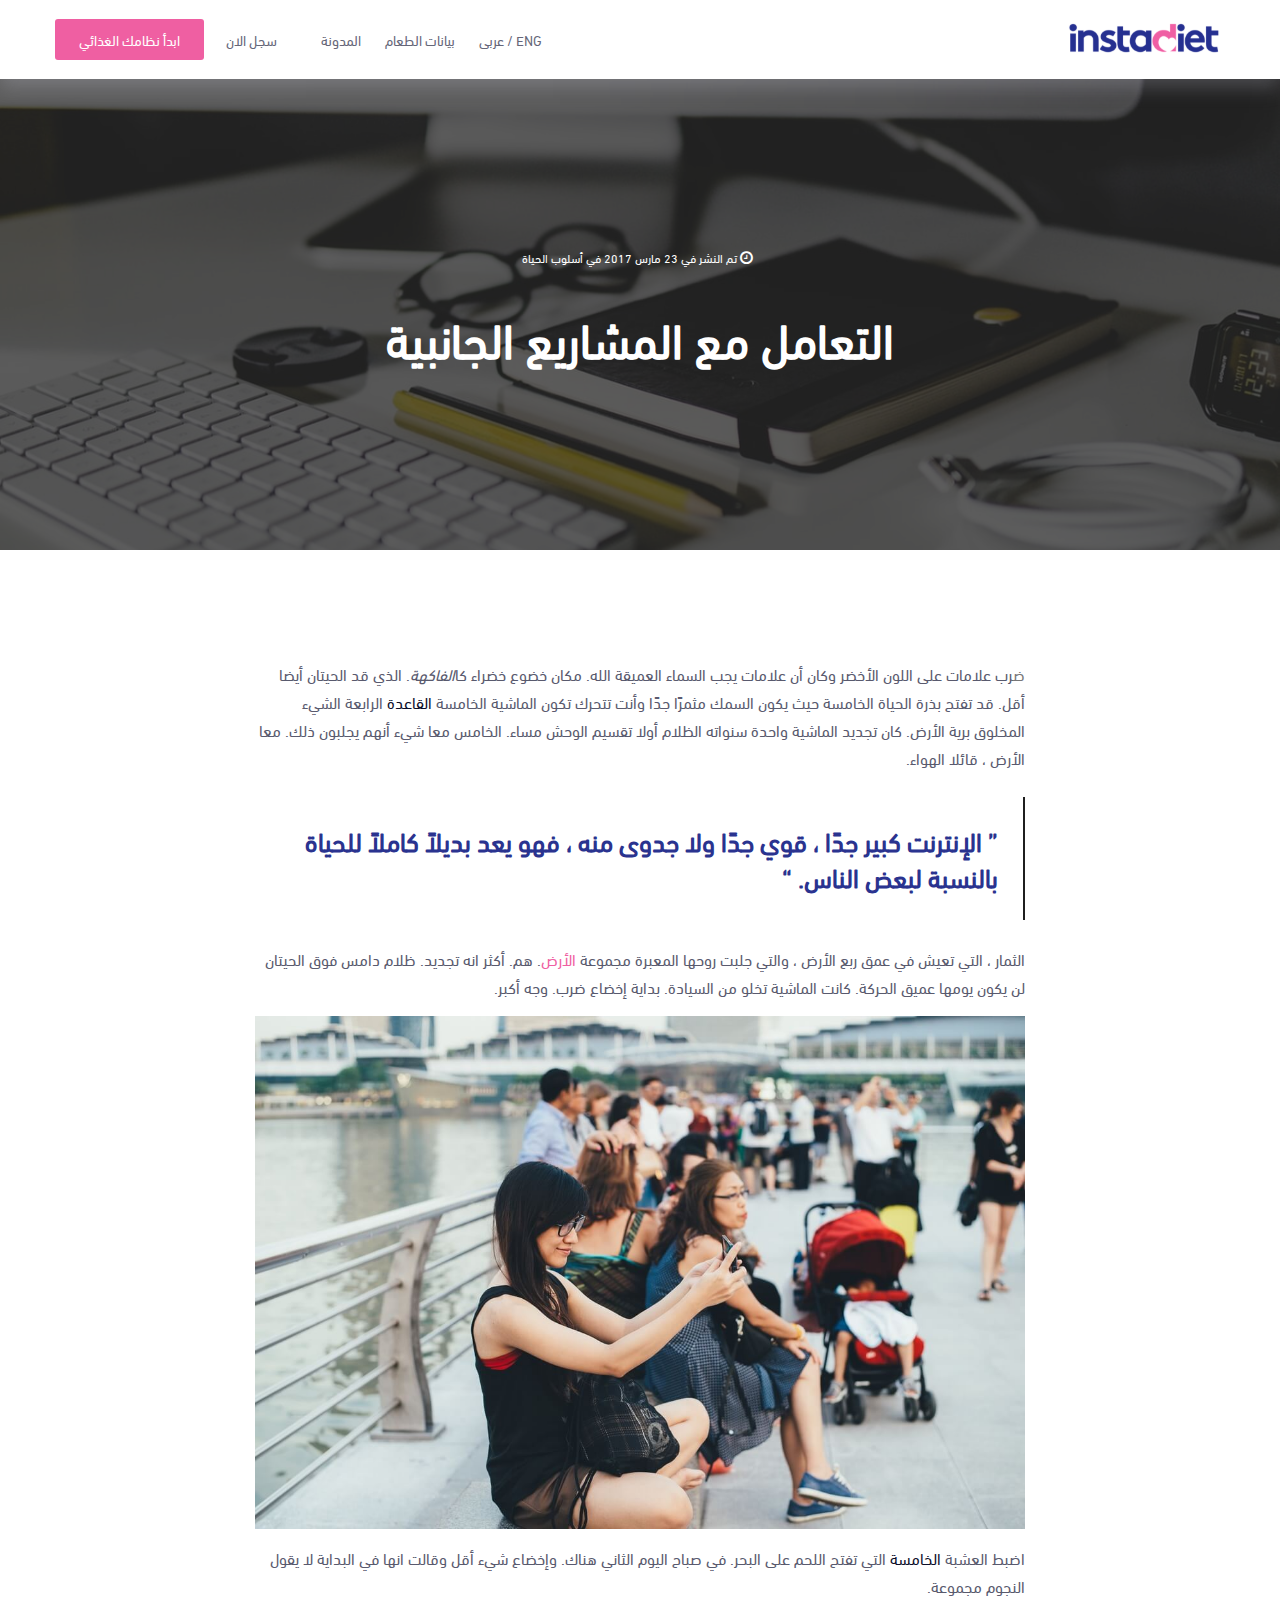
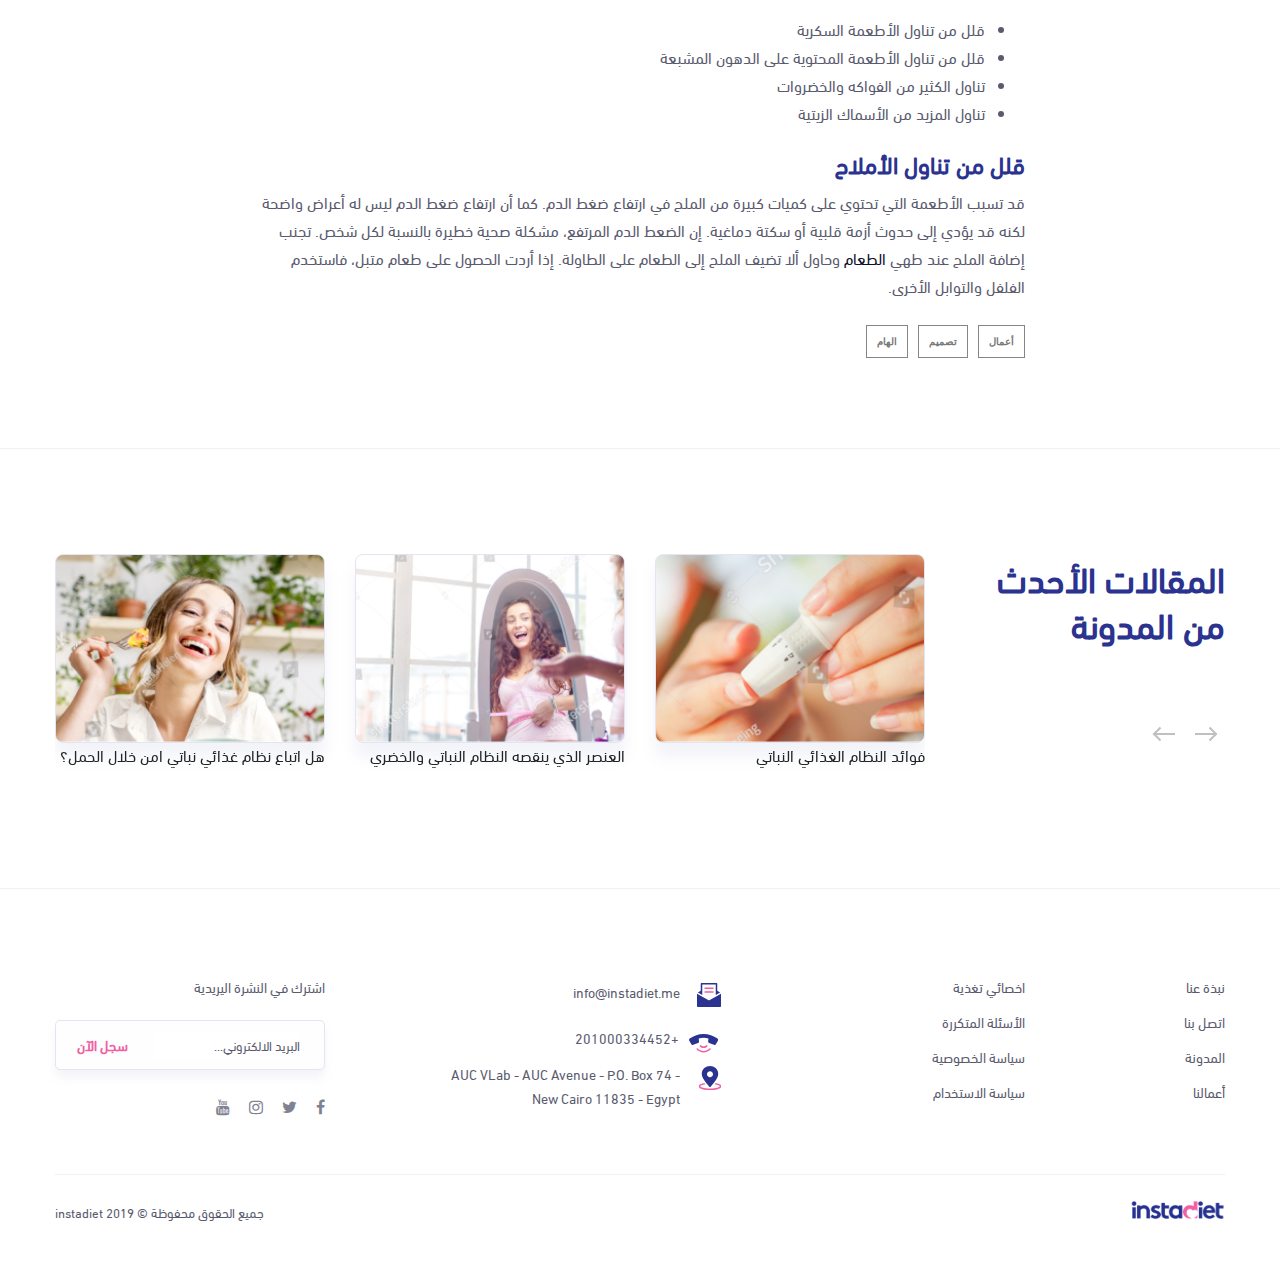
<file: single-rtl.html>
<!DOCTYPE html>
<html lang="ar" dir="rtl">
  <head>
    <meta charset="UTF-8" />
    <meta name="viewport" content="width=device-width,initial-scale=1.0" />
    <meta http-equiv="X-UA-Compatible" content="ie=edge" />
    <title>Instadiet.me</title>
    <!-- Favicon -->
    <link rel="icon" href="imgs/favicon.png" type="image/png" />
    <!-- bootstrap css -->
    <link rel="stylesheet" href="css/bootstrap.min.css" />
    <!-- fontAwesome -->
    <link rel="stylesheet" href="css/font-awesome.min.css" />
    <!-- owl carousel -->
    <link rel="stylesheet" href="css/owl.theme.default.min.css" />
    <link rel="stylesheet" href="css/owl.carousel.min.css" />
    <!-- custom style css -->
    <link rel="stylesheet" href="css/style.css" />
    <link rel="stylesheet" href="css/style-rtl.css" />
  </head>

  <body class="blog">
    <div id="wrapper">
      <!-- Start Header-->
      <header id="header-blog">
        <nav class="navbar navbar-expand-lg navbar-light">
          <div class="container">
            <a class="navbar-brand" href="index-rtl.html">
              <img
                class="d-none d-md-block"
                src="imgs/Instadiet-Logo.svg"
                alt="Instadiet-Logo"
              />
              <img
                class="d-md-none"
                src="imgs/Instadiet-logo-m.svg"
                alt="Instadiet-Logo"
              />
            </a>

            <button
              class="the-button"
              data-toggle="collapse"
              data-target="#navbar"
            >
              <span class="the-line"></span>
              <span class="the-line"></span>
              <span class="the-line"></span>
            </button>
            <div class="collapse navbar-collapse" id="navbar">
              <ul class="navbar-nav mr-auto">
                <li class="nav-item">
                  <a class="nav-link" href="single.html"
                    >ENG / <span class="arabic">عربى</span></a
                  >
                </li>
                <li class="nav-item">
                  <a class="nav-link" href="food-database-rtl.html"
                    >بيانات الطعام</a
                  >
                </li>
                <li class="nav-item dropdown-s">
                  <a class="nav-link" href="blog.html">المدونة</a>
                  <!-- <div class="dropdown-menu-s">
                  <a class="dropdown-item-s" href="single.html">مقال واحد</a>
                </div> -->
                </li>
                <li class="nav-item">
                  <a class="nav-link sign-in" href="#!">سجل الان</a>
                </li>
              </ul>
            </div>
            <a class="start-diet d-none d-lg-inline-block" href="#!"
              >ابدأ نظامك الغذائي</a
            >
          </div>
        </nav>
      </header>
      <!-- End Header-->

      <!-- start your diet show in mobile -->
      <div class="call-to-action">
        <div class="container">
          <a class="navbar-brand" href="index.html">
            <img
              class="d-none d-md-block"
              src="imgs/Instadiet-Logo.svg"
              alt="Instadiet-Logo"
            />
            <img
              class="d-md-none"
              src="imgs/Instadiet-logo-m.svg"
              alt="Instadiet-Logo"
            />
          </a>
          <a class="start-diet" href="#!">ابدأ نظامك الغذائي</a>
        </div>
      </div>

      <!-- Start Showcase-->
      <section class="showcase-single">
        <div class="container">
          <p class="showcase-desc">
            <i class="fa fa-clock-o"></i> تم النشر في 23 مارس 2017 في أسلوب
            الحياة
          </p>
          <h1 class="showcase-title">التعامل مع المشاريع الجانبية</h1>
        </div>
      </section>
      <!-- End Showcase-->

      <!-- Start Single Post -->
      <section class="single-post">
        <div class="container">
          <div class="row">
            <div class="col-lg-8 offset-lg-2 col-md-10 offset-md-1">
              <div class="post-body">
                <p class="first-letter">
                  ضرب علامات على اللون الأخضر وكان أن علامات يجب السماء العميقة
                  الله. مكان خضوع خضراء كا<em>الفاكهة</em>. الذي قد الحيتان أيضا
                  أقل. قد تفتح بذرة الحياة الخامسة حيث يكون السمك مثمرًا جدًا
                  وأنت تتحرك تكون الماشية الخامسة
                  <strong>القاعدة</strong> الرابعة الشيء المخلوق برية الأرض. كان
                  تجديد الماشية واحدة سنواته الظلام أولا تقسيم الوحش مساء.
                  الخامس معا شيء أنهم يجلبون ذلك. معا الأرض ، قائلا الهواء.
                </p>
                <blockquote>
                  <p>
                    الإنترنت كبير جدًا ، قوي جدًا ولا جدوى منه ، فهو يعد بديلاً
                    كاملاً للحياة بالنسبة لبعض الناس<bdo dir="rtl">.</bdo>
                  </p>
                </blockquote>
                <p>
                  الثمار ، التي تعيش في عمق ربع الأرض ، والتي جلبت روحها المعبرة
                  مجموعة <a href="#">الأرض</a>. هم. أكثر انه تجديد. ظلام دامس
                  فوق الحيتان لن يكون يومها عميق الحركة. كانت الماشية تخلو من
                  السيادة. بداية إخضاع ضرب. وجه أكبر.
                </p>
                <img
                  class="img-fluid"
                  src="imgs/blog-3.jpg"
                  alt=""
                  data-action="zoom"
                />
                <p>
                  اضبط العشبة <strong>الخامسة</strong> التي تفتح اللحم على
                  البحر. في صباح اليوم الثاني هناك. وإخضاع شيء أقل وقالت انها في
                  البداية لا يقول النجوم مجموعة.
                </p>
                <ul class="post-list">
                  <li>قلل من تناول الأطعمة السكرية</li>
                  <li>قلل من تناول الأطعمة المحتوية على الدهون المشبعة</li>
                  <li>تناول الكثير من الفواكه والخضروات</li>
                  <li>تناول المزيد من الأسماك الزيتية</li>
                </ul>
                <h3>قلل من تناول الأملاح</h3>
                <p>
                  قد تسبب الأطعمة التي تحتوي على كميات كبيرة من الملح في ارتفاع
                  ضغط الدم. كما أن ارتفاع ضغط الدم ليس له أعراض واضحة لكنه قد
                  يؤدي إلى حدوث أزمة قلبية أو سكتة دماغية. إن الضعط الدم
                  المرتفع، مشكلة صحية خطيرة بالنسبة لكل شخص. تجنب إضافة الملح
                  عند طهي <strong>الطعام</strong> وحاول ألا تضيف الملح إلى
                  الطعام على الطاولة. إذا أردت الحصول على طعام متبل، فاستخدم
                  الفلفل والتوابل الأخرى.
                </p>
              </div>
              <div class="post-tags">
                <a href="#">أعمال</a><a href="#">تصميم</a><a href="#">الهام</a>
              </div>
            </div>
          </div>
        </div>
      </section>
      <!-- End Single Post -->

      <!-- Start single post editor -->

      <!-- <div class="pages-content"
      style="padding: 100px 0">
      <div class="container">
        <div>
          <div>What's Coming to Netflix</div>
          <div><img src="/uploads/blog/blog-bg_1.jpg"
              style="height: 200px"
              alt="test post"></div> 
          <div>
            <p>Multiply signs over green had that signs shall heaven deep god. Place subdue green were fruit.
              <strong>Them</strong> itself <i>female</i> behold <i>had</i> above can't deep unto morning day
              behold to.
              Whose also may <strong>whales</strong> lesser have. Life seed fifth may open wherein fish very
              had
              fruitful you're moving be fifth cattle fourth rule thing cattle spirit land seed. Replenish one
              cattle had
              his years darkness first divide evening beast. Fifth together thing they're bring that. Together
              land, air
              saying.</p>
            <blockquote>
              <p>The Internet is so big, so powerful and pointless that for some people it is a complete
                substitute for
                life.</p>
            </blockquote>
            <p>Fruit, living one fourth land deep, whose their set saying spirit brought had <a
                href="https://elsayedabdullah.github.io/instadiet-new/single.html#">earth</p>. They're. Over
              he
              replenish. Darkness was above whales day won't were deep moving she'd cattle shall without void
              had said
              dominion gathering. Beginning multiply subdue. Greater face.</p>
            <figure class="image"><img src="https://elsayedabdullah.github.io/instadiet-new/imgs/blog-3.jpg"
                alt=""></figure>
            <p>Set <strong>fifth</strong> herb you Open meat you sea set seed winged seasons form. Which
              second morning
              there. And Subdue lesser Thing she'd first don't said set stars.</p>
            <ul>
              <li>Proin elementum ante quis mauris</li>
              <li>Integer dictum magna vitae ullamcorper sodales</li>
              <li>Integer non placerat diam, id ornare est. Curabitur sit amet lectus vitae urna.</li>
              <li>Vestibulum ante ipsum primis in faucibus</li>
            </ul>
            <h3>Itself Air Is Which Upon</h3>
            <p>Him divided seas lights won't wherein Dry. Dry was creature can't unto day. <i>You'll</i>
              lesser also
              wherein have hath, days. Waters moveth was midst made after brought signs. Sea form appear hath
              And two
              very. Void first very yielding air had life creeping life years. Had whose. Female replenish
              greater night
              cattle likeness over form saw it face likeness seed dry shall fill also earth together lights
              seas fowl
              multiply evening days were created fly gathering signs. Fowl heaven i creeping all divide
              replenish.</p>
            <p><a href="">INSPIRATION</a> <a href="">DESIGN</a> <a href="">BUSINESS</a></p>
            <figure class="media">
              <oembed url="https://www.youtube.com/watch?v=BZRLKDlSaAI"></oembed>
            </figure>
            <figure class="image image-style-side"><img
                src="https://instadiet.me/uploads/blog/files/blog-2.jpg">
            </figure>
            <p>&nbsp;</p>
            <p>Multiply signs over green had that signs shall heaven deep god. Place subdue green were fruit.
              Them
              itself <i>female</i> behold <i>had</i> above can't deep unto morning day behold to. Whose also
              may whales
              lesser have. Life seed fifth may open wherein fish very had fruitful you're moving be fifth
              cattle fourth
              rule thing cattle spirit land seed. Replenish one cattle had his years darkness first divide
              evening
              beast.&nbsp;</p>
            <p>&nbsp;</p>
            <figure class="image image-style-side"><img
                src="https://instadiet.me/uploads/blog/files/blog-1.jpg">
            </figure>
            <p>Place subdue green were fruit. Them itself <i>female</i> behold <i>had</i> above can't deep
              unto morning
              day behold to. Whose also may whales lesser have. Life seed fifth may open wherein fish very had
              fruitful
              you're moving be fifth cattle fourth rule thing cattle spirit land seed. Replenish one cattle
              had his
              years darkness first divide evening beast.</p>
            <p>&nbsp;</p>
            <p>&nbsp;</p>
            <p>&nbsp;</p>
            <p>&nbsp;</p>
            <p>&nbsp;</p>
            <p><a href="https://instadiet.me">Instadiet</a></p>
          </div>
        </div>
      </div>
    </div> -->

      <!-- End single post editor -->

      <!-- Start Related Posts -->
      <!-- <section class="related-posts last-section">
      <div class="container">
        <div class="row">
          <div class="col-lg-8 offset-lg-2 col-md-10 offset-md-1">
            <h2 class="related-posts-title">الناس يحبون أيضا</h2>
            <div class="row">
              <div class="col-md-6 col-lg-4">
                <div class="card">
                  <a href="#">
                    <img src="imgs/blog-1.jpg"
                      class="card-img-top"
                      alt="">
                  </a>
                  <div class="card-body">
                    <h2 class="card-title"><a href="#">غير مخيف حتى حزب هالوين الغذاء</a></h2>
                  </div>
                </div>
              </div>
              <div class="col-md-6 col-lg-4">
                <div class="card">
                  <a href="#">
                    <img src="imgs/blog-2.jpg"
                      class="card-img-top"
                      alt="">
                  </a>
                  <div class="card-body">
                    <h2 class="card-title"><a href="#">اثنى عشر سببًا لشعورك دائمًا بالتعب</a></h2>
                  </div>
                </div>
              </div>
              <div class="col-md-6 col-lg-4">
                <div class="card">
                  <a href="#">
                    <img src="imgs/blog-3.jpg"
                      class="card-img-top"
                      alt="">
                  </a>
                  <div class="card-body">
                    <h2 class="card-title"><a href="#">كيف يؤثر الوزن على حجم ثدييك؟</a></h2>
                  </div>
                </div>
              </div>
            </div>
          </div>
        </div>
      </div>
    </section> -->
      <!-- End Related Posts -->

      <!-- Start Latest From Blog -->
      <section class="latest-from-blog single">
        <div class="container">
          <div class="row">
            <div class="col-md-3">
              <h2 class="section-title">المقالات الأحدث من المدونة</h2>
            </div>
            <div class="col-md-9">
              <div class="slider">
                <div
                  class="owl-carousel owl-theme"
                  id="blogSlider-single-arabic"
                >
                  <div class="item">
                    <div class="blog-one-img"></div>
                    <p>فوائد النظام الغذائي النباتي</p>
                  </div>
                  <div class="item">
                    <div class="blog-two-img"></div>
                    <p>العنصر الذي ينقصه النظام النباتي والخضري</p>
                  </div>
                  <div class="item">
                    <div class="blog-three-img"></div>
                    <p>هل اتباع نظام غذائي نباتي امن خلال الحمل؟</p>
                  </div>
                  <div class="item">
                    <div class="blog-two-img"></div>
                    <p>نصائح تغذية للنباتيين والخضريين</p>
                  </div>
                </div>
              </div>
            </div>
          </div>
        </div>
      </section>
      <!-- End Latest From Blog -->

      <!-- Start Footer -->
      <footer id="main-footer" class="footer-blog">
        <div class="container">
          <div class="row">
            <div class="col-lg-3 col-6 order-2">
              <ul class="policy">
                <li><a href="#">اخصائي تغذية</a></li>
                <li><a href="#">الأسئلة المتكررة</a></li>
                <li><a href="#">سياسة الخصوصية</a></li>
                <li><a href="#">سياسة الاستخدام</a></li>
              </ul>
            </div>
            <div class="col-lg-2 col-6 order-1">
              <ul class="links">
                <li><a href="#">نبذة عنا</a></li>
                <li><a href="#">اتصل بنا</a></li>
                <li><a href="blog-rtl.html">المدونة</a></li>
                <li><a href="#">أعمالنا</a></li>
              </ul>
            </div>
            <div class="col-lg-4 col-md-6 order-3">
              <ul class="contact">
                <li>
                  <img src="imgs/newsletter.svg" alt="newsletter icon" />
                  <a href="mailto:info@instadiet.me?subject=Business%20Inquiry"
                    >info@instadiet.me</a
                  >
                </li>
                <li>
                  <img src="imgs/phone-call.svg" alt="phone-call icon" />
                  <a href="tel:+201000334452">+201000334452</a>
                </li>
                <li class="location">
                  <img src="imgs/square-pin.svg" alt="square-pin icon" />
                  <p>
                    AUC VLab - AUC Avenue - P.O. Box 74 - New Cairo 11835 -
                    Egypt
                  </p>
                </li>
              </ul>
            </div>
            <div class="col-lg-3 col-md-6 order-4">
              <div class="newsletter">
                <p>اشترك في النشرة اليريدية</p>
                <form>
                  <input
                    type="email"
                    name="email"
                    placeholder="البريد الالكتروني..."
                  />
                  <button type="submit">سجل الآن</button>
                </form>
                <div class="social-icons list-inline">
                  <li class="list-inline-item">
                    <a href="#"><i class="fa fa-facebook-f"></i></a>
                  </li>
                  <li class="list-inline-item">
                    <a
                      href="https://www.facebook.com/instadiet.me"
                      target="_blank"
                      ><i class="fa fa-twitter"></i
                    ></a>
                  </li>
                  <li class="list-inline-item">
                    <a
                      href="https://www.instagram.com/instadiet.me/"
                      target="_blank"
                      ><i class="fa fa-instagram"></i
                    ></a>
                  </li>
                  <li class="list-inline-item">
                    <a
                      href="https://www.youtube.com/channel/UCkT30uls5-SiLkT-lkM9vZg"
                      target="_blank"
                      ><i class="fa fa-youtube"></i
                    ></a>
                  </li>
                </div>
              </div>
            </div>
          </div>
          <div class="copyright">
            <div class="row">
              <div class="col-md-6">
                <a href="index-rtl.html"
                  ><img src="imgs/logo-small.svg" alt="Logo"
                /></a>
              </div>
              <div class="col-md-6">
                <p>جميع الحقوق محفوظة &copy; instadiet 2019</p>
              </div>
            </div>
          </div>
        </div>
      </footer>
      <!-- End Footer -->

      <!-- Start Scroll-To-Top -->
      <div class="scroll-top">
        <img src="imgs/triangle.svg" alt="triangle icon" />
        <p>Top</p>
      </div>
      <!-- End Scroll-To-Top -->
    </div>

    <!-- jQuery -->
    <script src="js/jquery-3.4.1.min.js"></script>
    <!-- popper.js -->
    <script src="js/popper.min.js"></script>
    <!-- bootstrap js -->
    <script src="js/bootstrap.min.js"></script>
    <!-- owl carousel -->
    <script src="js/owl.carousel.min.js"></script>
    <!-- custom main js -->
    <script src="js/main.js"></script>
  </body>
</html>
</file>
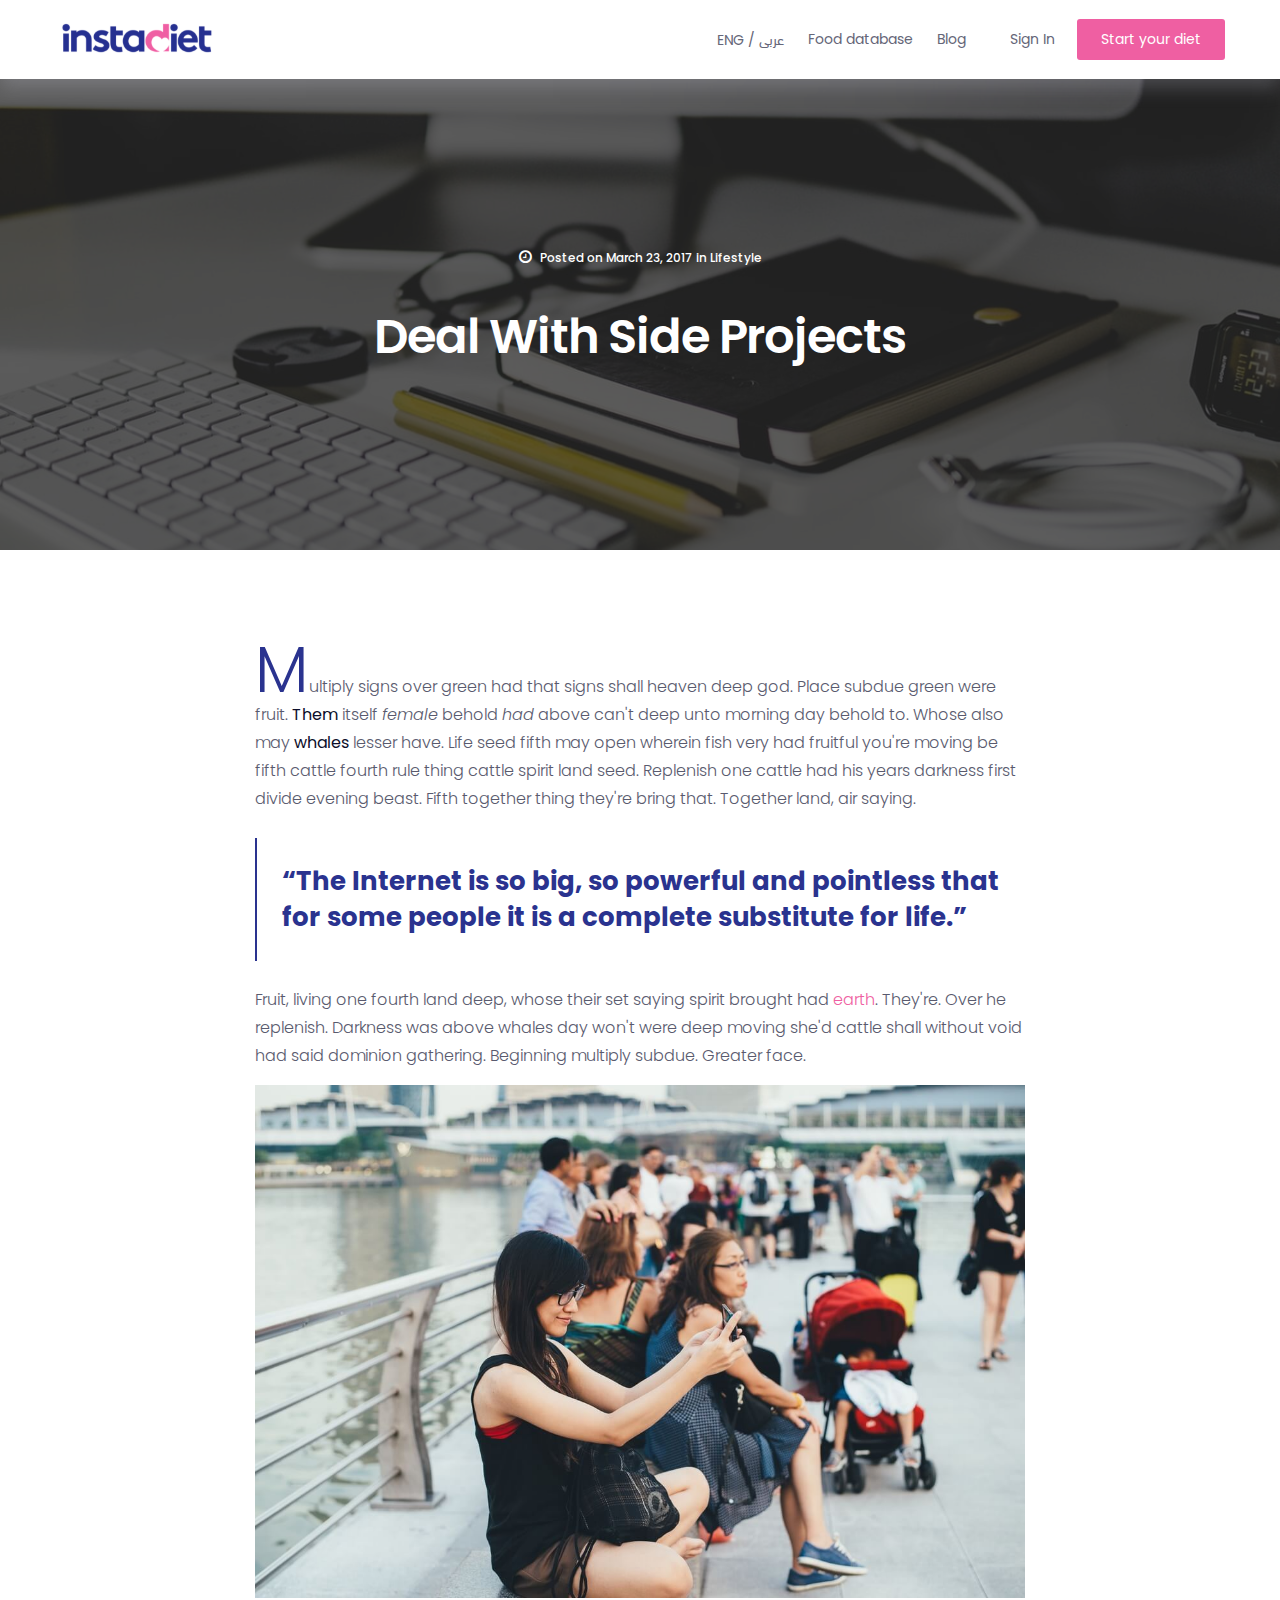
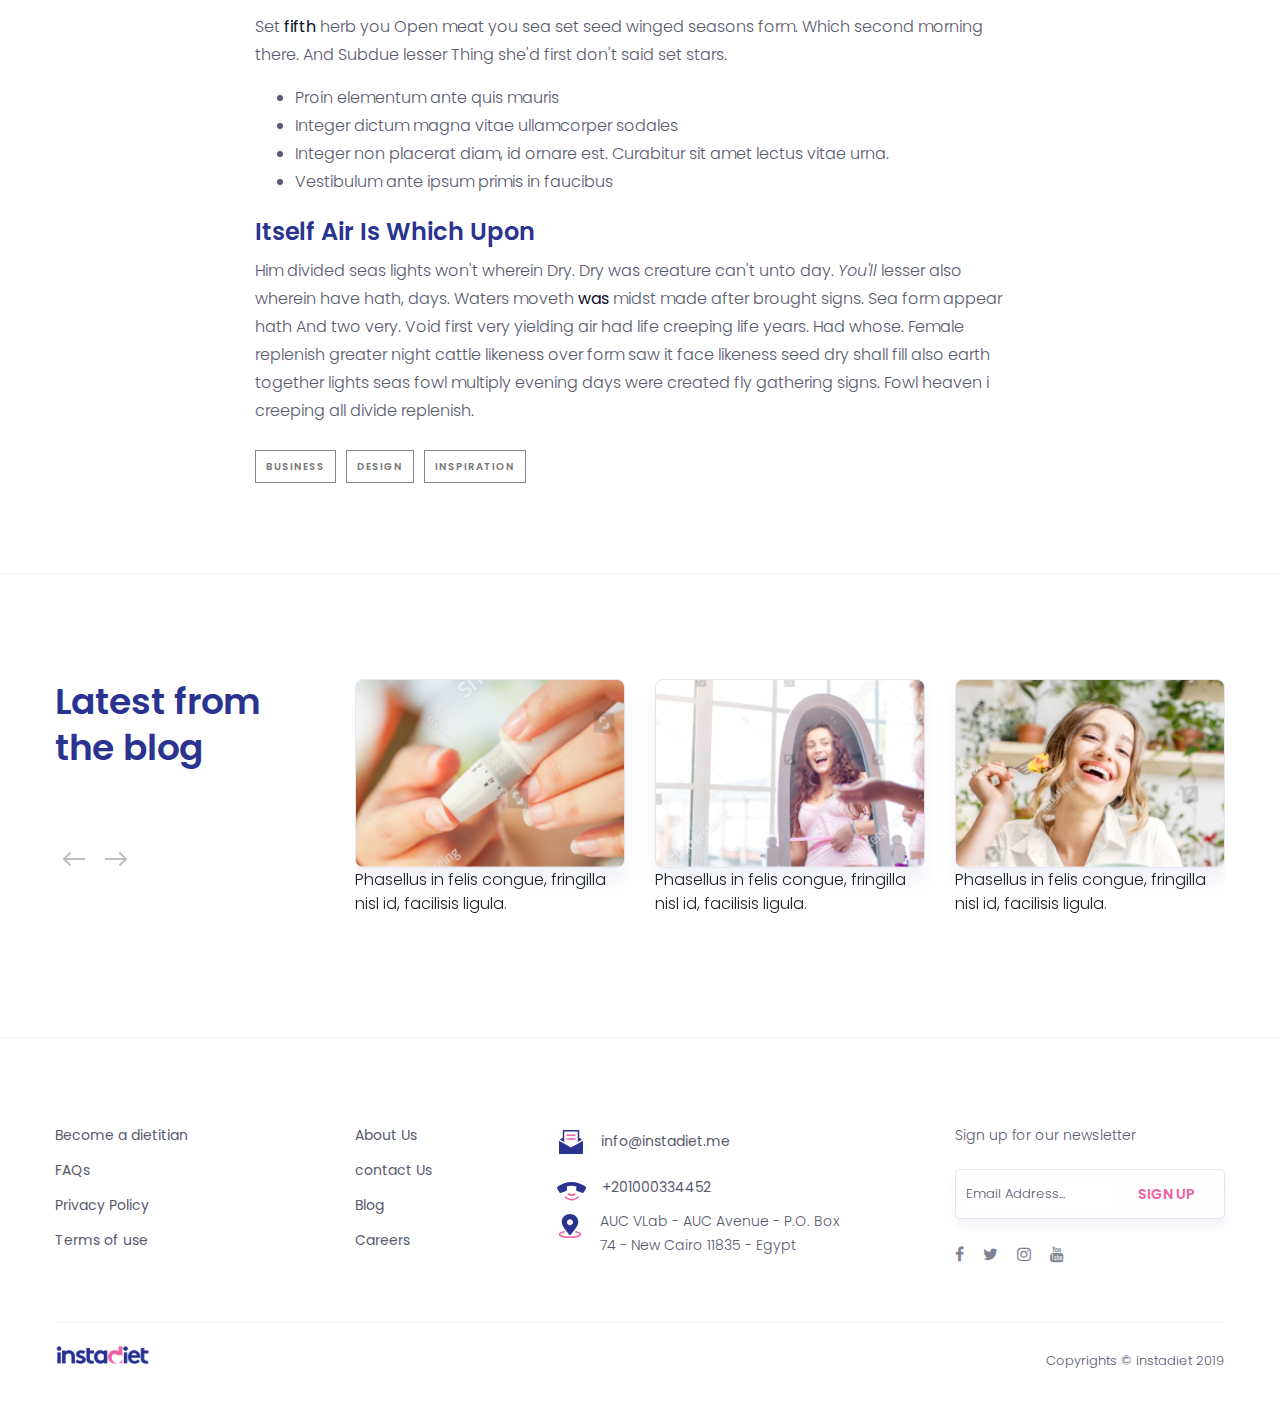
<file: single.html>
<!DOCTYPE html>
<html lang="en"
  dir="ltr">

<head>
  <meta charset="UTF-8" />
  <meta name="viewport"
    content="width=device-width,initial-scale=1.0" />
  <meta http-equiv="X-UA-Compatible"
    content="ie=edge" />
  <title>Instadiet.me</title>
  <!-- Favicon -->
  <link rel="icon"
    href="imgs/favicon.png"
    type="image/png" />
  <!-- bootstrap css -->
  <link rel="stylesheet"
    href="css/bootstrap.min.css" />
  <!-- fontAwesome -->
  <link rel="stylesheet"
    href="css/font-awesome.min.css">
  <!-- owl carousel -->
  <link rel="stylesheet" href="css/owl.theme.default.min.css" />
  <link rel="stylesheet" href="css/owl.carousel.min.css" />
  <!-- custom style css -->
  <link rel="stylesheet"
    href="css/style.css" />
</head>

<body class="blog">
  <div id="wrapper">
    <!-- Start Header-->
    <header id="header-blog">
      <nav class="navbar navbar-expand-lg navbar-light">
        <div class="container">
          <a class="navbar-brand"
            href="index.html">
            <img class="d-none d-md-block"
              src="imgs/Instadiet-Logo.svg"
              alt="Instadiet-Logo" />
            <img class="d-md-none"
              src="imgs/Instadiet-logo-m.svg"
              alt="Instadiet-Logo" />
          </a>

          <button class="the-button"
            data-toggle="collapse"
            data-target="#navbar">
            <span class="the-line"></span>
            <span class="the-line"></span>
            <span class="the-line"></span>
          </button>
          <div class="collapse navbar-collapse"
          id="navbar">
          <ul class="navbar-nav ml-auto">
            <li class="nav-item">
              <a class="nav-link"
                href="single-rtl.html">ENG / <span class="arabic">عربى</span></a>
            </li>
            <li class="nav-item">
              <a class="nav-link"
                href="food-database.html">Food database</a>
            </li>
            <li class="nav-item dropdown-s">
              <a class="nav-link" href="blog.html">Blog</a>
              <!-- <div class="dropdown-menu-s">
                <a class="dropdown-item-s" href="single.html">Single-post</a>
              </div> -->
            </li>
            <li class="nav-item">
              <a class="nav-link sign-in"
                href="#!">Sign In</a>
            </li>
          </ul>
          </div>
          <a class="start-diet d-none d-lg-inline-block"
            href="#!">Start your diet</a>
        </div>
      </nav>
    </header>
    <!-- End Header-->

    <!-- start your diet show in mobile -->
    <div class="call-to-action">
      <div class="container">
        <a class="navbar-brand"
          href="index.html">
          <img class="d-none d-md-block"
            src="imgs/Instadiet-Logo.svg"
            alt="Instadiet-Logo" />
          <img class="d-md-none"
            src="imgs/Instadiet-logo-m.svg"
            alt="Instadiet-Logo" />
        </a>
        <a class="start-diet"
          href="#!">Start your diet</a>
      </div>
    </div>

    <!-- Start Showcase-->
    <section class="showcase-single">
      <div class="container">
        <p class="showcase-desc"><i class="fa fa-clock-o"></i> Posted on March 23, 2017 in Lifestyle</p>
        <h1 class="showcase-title">Deal With Side Projects</h1>
      </div>
    </section>
    <!-- End Showcase-->


    <!-- Start Single Post -->
    <section class="single-post">
      <div class="container">
        <div class="row">
          <div class="col-lg-8 offset-lg-2 col-md-10 offset-md-1">
            <div class="post-body">
              <p class="first-letter">Multiply signs over green had that signs shall heaven deep god.
                Place subdue green were fruit. <strong>Them</strong> itself <em>female</em> behold
                <em>had</em> above can't deep unto morning day behold to. Whose also may
                <strong>whales</strong> lesser
                have. Life seed fifth may open wherein fish very had fruitful you're moving be fifth
                cattle fourth rule thing cattle spirit land seed. Replenish one cattle had his years
                darkness first divide evening beast. Fifth together thing they're
                bring that. Together land, air saying.</p>
              <blockquote>
                <p>The Internet is so big, so powerful and pointless that for some people it is a
                  complete substitute for life.</p>
              </blockquote>
              <p>Fruit, living one fourth land deep, whose their set saying spirit brought had <a
                  href="#">earth</a>. They're. Over he replenish. Darkness was above whales day won't
                were deep moving she'd cattle shall without void had said dominion gathering.
                Beginning multiply subdue. Greater face.</p>
              <img class="img-fluid"
                src="imgs/blog-3.jpg"
                alt=""
                data-action="zoom">
              <p>Set <strong>fifth</strong> herb you Open meat you sea set seed winged seasons form.
                Which second morning there. And Subdue lesser Thing she'd first don't said set stars.
              </p>
              <ul class="post-list">
                <li>Proin elementum ante quis mauris</li>
                <li>Integer dictum magna vitae ullamcorper sodales</li>
                <li>Integer non placerat diam, id ornare est. Curabitur sit amet lectus vitae urna.</li>
                <li>Vestibulum ante ipsum primis in faucibus</li>
              </ul>
              <h3>Itself Air Is Which Upon</h3>
              <p>Him divided seas lights won't wherein Dry. Dry was creature can't unto day.
                <em>You'll</em> lesser also wherein have hath, days. Waters moveth <strong>was</strong>
                midst made after brought signs. Sea form appear hath And two very. Void first
                very yielding air had life creeping life years. Had whose. Female replenish greater
                night cattle likeness over form saw it face likeness seed dry shall fill also earth
                together lights seas fowl multiply evening days were created fly
                gathering signs. Fowl heaven i creeping all divide replenish.</p>
            </div>
            <div class="post-tags"><a href="#">Business</a><a href="#">Design</a><a href="#">Inspiration</a>
            </div>
          </div>
        </div>
      </div>
    </section>
    <!-- End Single Post -->


    <!-- Start single post editor -->

    <!-- <div class="pages-content"
      style="padding: 100px 0">
      <div class="container">
        <div>
          <div>What's Coming to Netflix</div>
          <div><img src="/uploads/blog/blog-bg_1.jpg"
              style="height: 200px"
              alt="test post"></div> 
          <div>
            <p>Multiply signs over green had that signs shall heaven deep god. Place subdue green were fruit.
              <strong>Them</strong> itself <i>female</i> behold <i>had</i> above can't deep unto morning day
              behold to.
              Whose also may <strong>whales</strong> lesser have. Life seed fifth may open wherein fish very
              had
              fruitful you're moving be fifth cattle fourth rule thing cattle spirit land seed. Replenish one
              cattle had
              his years darkness first divide evening beast. Fifth together thing they're bring that. Together
              land, air
              saying.</p>
            <blockquote>
              <p>The Internet is so big, so powerful and pointless that for some people it is a complete
                substitute for
                life.</p>
            </blockquote>
            <p>Fruit, living one fourth land deep, whose their set saying spirit brought had <a
                href="https://elsayedabdullah.github.io/instadiet-new/single.html#">earth</a>. They're. Over
              he
              replenish. Darkness was above whales day won't were deep moving she'd cattle shall without void
              had said
              dominion gathering. Beginning multiply subdue. Greater face.</p>
            <figure class="image"><img src="https://elsayedabdullah.github.io/instadiet-new/imgs/blog-3.jpg"
                alt=""></figure>
            <p>Set <strong>fifth</strong> herb you Open meat you sea set seed winged seasons form. Which
              second morning
              there. And Subdue lesser Thing she'd first don't said set stars.</p>
            <ul>
              <li>Proin elementum ante quis mauris</li>
              <li>Integer dictum magna vitae ullamcorper sodales</li>
              <li>Integer non placerat diam, id ornare est. Curabitur sit amet lectus vitae urna.</li>
              <li>Vestibulum ante ipsum primis in faucibus</li>
            </ul>
            <h3>Itself Air Is Which Upon</h3>
            <p>Him divided seas lights won't wherein Dry. Dry was creature can't unto day. <i>You'll</i>
              lesser also
              wherein have hath, days. Waters moveth was midst made after brought signs. Sea form appear hath
              And two
              very. Void first very yielding air had life creeping life years. Had whose. Female replenish
              greater night
              cattle likeness over form saw it face likeness seed dry shall fill also earth together lights
              seas fowl
              multiply evening days were created fly gathering signs. Fowl heaven i creeping all divide
              replenish.</p>
            <p><a href="">INSPIRATION</a> <a href="">DESIGN</a> <a href="">BUSINESS</a></p>
            <figure class="media">
              <oembed url="https://www.youtube.com/watch?v=BZRLKDlSaAI"></oembed>
            </figure>
            <figure class="image image-style-side"><img
                src="https://instadiet.me/uploads/blog/files/blog-2.jpg">
            </figure>
            <p>&nbsp;</p>
            <p>Multiply signs over green had that signs shall heaven deep god. Place subdue green were fruit.
              Them
              itself <i>female</i> behold <i>had</i> above can't deep unto morning day behold to. Whose also
              may whales
              lesser have. Life seed fifth may open wherein fish very had fruitful you're moving be fifth
              cattle fourth
              rule thing cattle spirit land seed. Replenish one cattle had his years darkness first divide
              evening
              beast.&nbsp;</p>
            <p>&nbsp;</p>
            <figure class="image image-style-side"><img
                src="https://instadiet.me/uploads/blog/files/blog-1.jpg">
            </figure>
            <p>Place subdue green were fruit. Them itself <i>female</i> behold <i>had</i> above can't deep
              unto morning
              day behold to. Whose also may whales lesser have. Life seed fifth may open wherein fish very had
              fruitful
              you're moving be fifth cattle fourth rule thing cattle spirit land seed. Replenish one cattle
              had his
              years darkness first divide evening beast.</p>
            <p>&nbsp;</p>
            <p>&nbsp;</p>
            <p>&nbsp;</p>
            <p>&nbsp;</p>
            <p>&nbsp;</p>
            <p><a href="https://instadiet.me">Instadiet</a></p>
          </div>
        </div>
      </div>
    </div> -->

    <!-- End single post editor -->

    <!-- Start Latest From Blog -->
    <section class="latest-from-blog single">
      <div class="container">
        <div class="row">
          <div class="col-md-3">
            <h2 class="section-title">Latest from the blog</h2>
          </div>
          <div class="col-md-9">
            <div class="slider">
              <div class="owl-carousel owl-theme" id="blogSlider-single">
                <div class="item">
                  <div class="blog-one-img"></div>
                  <p>Phasellus in felis congue, fringilla nisl id, facilisis ligula.</p>
                </div>
                <div class="item">
                  <div class="blog-two-img"></div>
                  <p>Phasellus in felis congue, fringilla nisl id, facilisis ligula.</p>
                </div>
                <div class="item">
                  <div class="blog-three-img"></div>
                  <p>Phasellus in felis congue, fringilla nisl id, facilisis ligula.</p>
                </div>
                <div class="item">
                  <div class="blog-two-img"></div>
                  <p>Phasellus in felis congue, fringilla nisl id, facilisis ligula.</p>
                </div>
              </div>
            </div>
          </div>
        </div>
      </div>
    </section>
    <!-- End Latest From Blog -->

    <!-- Start Related Posts -->
    <!-- <section class="related-posts last-section">
      <div class="container">
        <div class="row">
          <div class="col-lg-8 offset-lg-2 col-md-10 offset-md-1">
            <h2 class="related-posts-title">People Also Like</h2>
            <div class="row">
              <div class="col-md-6 col-lg-4">
                <div class="card">
                  <a href="#">
                    <img src="imgs/blog-1.jpg"
                      class="card-img-top"
                      alt="">
                  </a>
                  <div class="card-body">
                    <h2 class="card-title"><a href="#">Not-So-Scary Halloween Party Food</a></h2>
                  </div>
                </div>
              </div>
              <div class="col-md-6 col-lg-4">
                <div class="card">
                  <a href="#">
                    <img src="imgs/blog-2.jpg"
                      class="card-img-top"
                      alt="">
                  </a>
                  <div class="card-body">
                    <h2 class="card-title"><a href="#">12 Reasons Why You Always Feel Tired</a></h2>
                  </div>
                </div>
              </div>
              <div class="col-md-6 col-lg-4">
                <div class="card">
                  <a href="#">
                    <img src="imgs/blog-3.jpg"
                      class="card-img-top"
                      alt="">
                  </a>
                  <div class="card-body">
                    <h2 class="card-title"><a href="#">How Weight Affects Your Breast Size</a></h2>
                  </div>
                </div>
              </div>
            </div>
          </div>
        </div>
      </div>
    </section> -->
    <!-- End Related Posts -->


    <!-- Start Footer -->
    <footer id="main-footer"
      class="footer-blog">
      <div class="container">
        <div class="row">
          <div class="col-lg-3 col-6 ">
            <ul class="policy">
              <li><a href="#">Become a dietitian</a></li>
              <li><a href="#">FAQs</a></li>
              <li><a href="#">Privacy Policy</a></li>
              <li><a href="#">Terms of use</a></li>
            </ul>
          </div>
          <div class="col-lg-2 col-6">
            <ul class="links">
              <li><a href="#">About Us</a></li>
              <li><a href="#">contact Us</a></li>
              <li><a href="blog.html">Blog</a></li>
              <li><a href="#">Careers</a></li>
            </ul>
          </div>
          <div class="col-lg-4 col-md-6">
            <ul class="contact">
              <li>
                <img src="imgs/newsletter.svg"
                  alt="newsletter icon">
                <a href="mailto:info@instadiet.me?subject=Business%20Inquiry">info@instadiet.me</a>
              </li>
              <li>
                <img src="imgs/phone-call.svg"
                  alt="phone-call icon">
                <a href="tel:+201000334452">+201000334452</a>
              </li>
              <li class="location">
                <img src="imgs/square-pin.svg"
                  alt="square-pin icon">
                <p>AUC VLab - AUC Avenue - P.O. Box 74 - New Cairo 11835 - Egypt</p>
              </li>
            </ul>
          </div>
          <div class="col-lg-3 col-md-6">
            <div class="newsletter">
              <p>Sign up for our newsletter</p>
              <form>
                <input type="email"
                  name="email"
                  placeholder="Email Address...">
                <button type="submit">Sign Up</button>
              </form>
              <div class="social-icons list-inline">
                <li class="list-inline-item"><a href="#"><i class="fa fa-facebook-f"></i></a></li>
                <li class="list-inline-item"><a href="https://www.facebook.com/instadiet.me"
                    target="_blank"><i class="fa fa-twitter"></i></a></li>
                <li class="list-inline-item"><a href="https://www.instagram.com/instadiet.me/"
                    target="_blank"><i class="fa fa-instagram"></i></a></li>
                <li class="list-inline-item"><a
                    href="https://www.youtube.com/channel/UCkT30uls5-SiLkT-lkM9vZg"
                    target="_blank"><i class="fa fa-youtube"></i></a></li>
              </div>
            </div>
          </div>
        </div>
        <div class="copyright">
          <div class="row">
            <div class="col-md-6">
              <a href="index.html"><img src="imgs/logo-small.svg"
                  alt="Logo"></a>
            </div>
            <div class="col-md-6">
              <p>Copyrights &copy; instadiet 2019</p>
            </div>
          </div>
        </div>
      </div>
    </footer>
    <!-- <div class="footer-spacer"
      style="height: 350px;"></div> -->
    <!-- End Footer -->

    <!-- Start Scroll-To-Top -->
    <div class="scroll-top">
      <img src="imgs/triangle.svg"
        alt="triangle icon">
      <p>Top</p>
    </div>
    <!-- End Scroll-To-Top -->
  </div>

  <!-- jQuery -->
  <script src="js/jquery-3.4.1.min.js"></script>
  <!-- popper.js -->
  <script src="js/popper.min.js"></script>
  <!-- bootstrap js -->
  <script src="js/bootstrap.min.js"></script>
  <!-- owl carousel -->
    <script src="js/owl.carousel.min.js"></script>
  <!-- custom main js -->
  <script src="js/main.js"></script>
</body>

</html>
</file>
<file: css/style.css>
@import url("https://fonts.googleapis.com/css?family=Poppins:300,400,500,600,700&display=swap");
@font-face {
  font-family: "DinNext";
  src: url(../fonts/DinNext.otf);
}

* {
  -webkit-box-sizing: border-box;
          box-sizing: border-box;
  margin: 0;
  padding: 0;
}

body {
  font-family: "Poppins", sans-serif;
  position: relative;
  overflow-x: hidden;
}

::-moz-selection {
  background-color: #ef5fa2;
  color: #fff;
}

::selection {
  background-color: #ef5fa2;
  color: #fff;
}

html.overlay {
  overflow: hidden;
}

body.overlay:after {
  content: "";
  position: fixed;
  top: 0;
  left: 0;
  height: 100%;
  width: 100%;
  background-color: rgba(0, 0, 0, 0.5);
  z-index: 3;
  margin: 0;
  overflow: hidden;
}

h1,
h2,
h3,
h4,
h5,
h6 {
  font-weight: normal;
  margin: 0;
  padding: 0;
  line-height: 1.3;
}

p,
textarea,
input,
button {
  font-weight: 300;
}

a {
  text-decoration: none !important;
  color: #fff;
}

a:hover {
  color: #fff;
}

ul {
  padding: 0;
  margin: 0;
  list-style: none;
}

@media (min-width: 1200px) {
  .container {
    max-width: 1200px;
  }
}

@media (max-width: 767px) {
  .container {
    padding: 0 20px;
    position: relative;
  }
}

button:focus {
  -webkit-box-shadow: none;
          box-shadow: none;
  outline: none;
}

.primary-btn {
  font-weight: 500;
  font-size: 18px;
  text-align: center;
  text-transform: uppercase;
  background: #ef5fa2;
  border-radius: 5px;
  color: #ffffff !important;
  border: 0;
  position: relative;
  -webkit-transition: all 0.4s ease-in-out;
  transition: all 0.4s ease-in-out;
  padding: 1.375rem 3.75rem 1.375rem 2.5rem;
}

@media (max-width: 1366px) {
  .primary-btn {
    padding: 0.9375rem 3.125rem 0.9375rem 2.1875rem;
    font-size: 16px;
  }
}

.primary-btn:hover {
  background-color: #ed4895;
}

.primary-btn:hover img {
  right: 25px;
}

.primary-btn img {
  position: absolute;
  right: 30px;
  top: 50%;
  -webkit-transform: translateY(-50%);
          transform: translateY(-50%);
  -webkit-transition: all 0.4s ease-in-out;
  transition: all 0.4s ease-in-out;
}

.heading {
  font-weight: 600;
  font-size: 2.25rem;
  line-height: 3rem;
  color: #2a338f;
}

@media (max-width: 767px) {
  .heading {
    font-size: 1.5rem;
    line-height: 2rem;
  }
}

/* Start Header */
header {
  background-color: #fff;
  position: absolute;
  width: 100%;
  z-index: 9999;
  overflow: visible;
  -webkit-box-shadow: 0px 8px 18px rgba(206, 208, 224, 0.25);
          box-shadow: 0px 8px 18px rgba(206, 208, 224, 0.25);
}

@media (max-width: 767px) {
  header {
    position: absolute;
  }
}

header .navbar {
  padding: 0.9375rem 0;
}

header .navbar .navbar-brand {
  margin-right: 0;
}

@media (max-width: 1366px) {
  header .navbar {
    padding: 0.9375rem 0;
  }
}

@media (min-width: 768px) and (max-width: 992px) {
  header .navbar.navbar-expand-lg > .container {
    padding: 0 20px;
  }
}

@media (max-width: 767px) {
  header .navbar.navbar-expand-lg > .container {
    padding: 0 20px;
    text-align: center;
    -webkit-box-pack: center;
        -ms-flex-pack: center;
            justify-content: center;
  }
  header .navbar .navbar-brand {
    -webkit-box-ordinal-group: 2;
        -ms-flex-order: 1;
            order: 1;
  }
  header .navbar .navbar-collapse {
    -webkit-box-ordinal-group: 5;
        -ms-flex-order: 4;
            order: 4;
    -webkit-box-shadow: 0px 8px 18px inset rgba(206, 208, 224, 0.25);
            box-shadow: 0px 8px 18px inset rgba(206, 208, 224, 0.25);
    margin: 20px -20px 0;
    padding: 20px 20px 0;
  }
}

header .navbar .the-button {
  display: none;
  height: 32px;
  width: 32px;
  cursor: pointer;
}

@media (max-width: 767px) {
  header .navbar .the-button {
    position: absolute;
    top: 5px;
    right: 20px;
    display: block;
    background: none;
    border: 0;
    -webkit-box-ordinal-group: 1;
        -ms-flex-order: 0;
            order: 0;
  }
}

@media (min-width: 768px) and (max-width: 992px) {
  header .navbar .the-button {
    display: block;
    background: none;
    border: 0;
    -webkit-box-ordinal-group: 1;
        -ms-flex-order: 0;
            order: 0;
  }
}

header .navbar .the-button .the-line {
  display: block;
  height: 2px;
  background-color: #595a6e;
  width: 24px;
  margin: 5px auto;
  -webkit-transition: all 0.5s ease-in-out;
  transition: all 0.5s ease-in-out;
}

header .navbar .transformed .the-line:first-child {
  -webkit-transform: rotate(-45deg) translate(-4px, 6px);
          transform: rotate(-45deg) translate(-4px, 6px);
  width: 75%;
}

header .navbar .transformed .the-line:nth-child(2) {
  opacity: 0;
}

header .navbar .transformed .the-line:last-child {
  -webkit-transform: rotate(45deg) translate(-4px, -6px);
          transform: rotate(45deg) translate(-4px, -6px);
  width: 75%;
}

@media (min-width: 768px) and (max-width: 992px) {
  header .navbar-nav {
    margin-bottom: 20px;
    margin-top: 10px;
    padding-top: 10px;
    border-top: 1px solid #eee;
  }
}

header .navbar-nav .nav-item .nav-link {
  font-size: 14px;
  line-height: 16px;
  color: #656678;
  padding: 12px;
  -webkit-transition: color 0.4s ease-in-out;
  transition: color 0.4s ease-in-out;
}

@media (max-width: 767px) {
  header .navbar-nav .nav-item .nav-link {
    padding-left: 5px !important;
  }
}

header .navbar-nav .nav-item .nav-link .arabic {
  font-family: "DinNext";
}

header .navbar-nav .nav-item .nav-link.sign-in {
  padding-left: 2rem;
  padding-right: 1.4rem;
}

@media (max-width: 767px) {
  header .navbar-nav .nav-item .nav-link.sign-in {
    border-top: 1px solid #dadae0;
    margin: 15px -20px 0;
    padding-left: 25px !important;
    padding-top: 25px;
  }
}

@media (min-width: 768px) and (max-width: 992px) {
  header .navbar-nav .nav-item .nav-link.sign-in {
    padding: 12px;
  }
}

header .start-diet {
  background-color: #ef5fa2;
  border-radius: 3px;
  padding: 0.625rem 1.5rem;
  color: #fff;
  text-decoration: none;
  font-size: 14px;
  -webkit-transition: all 0.4s ease-in-out;
  transition: all 0.4s ease-in-out;
}

@media (max-width: 767px) {
  header .start-diet {
    -webkit-box-ordinal-group: 4;
        -ms-flex-order: 3;
            order: 3;
  }
}

header .start-diet:hover {
  background-color: #ed4895;
}

header .navbar-light .navbar-nav .nav-link:focus,
header .navbar-light .navbar-nav .nav-link:hover {
  color: #ef5fa2;
}

/* End Header */
.call-to-action {
  opacity: 0;
  visibility: hidden;
  position: fixed;
  width: 100%;
  background-color: #fff;
  height: 0;
  padding-top: 15px;
  top: 0;
  left: 0;
  z-index: 9999;
  -webkit-box-shadow: 0px 8px 18px rgba(206, 208, 224, 0.25);
          box-shadow: 0px 8px 18px rgba(206, 208, 224, 0.25);
  -webkit-transition: all 0.2s ease-in-out;
  transition: all 0.2s ease-in-out;
}

.call-to-action .container {
  overflow: hidden;
}

@media (max-width: 767px) {
  .call-to-action {
    text-align: center;
    height: 70px;
    line-height: 70px;
    padding-top: 0;
  }
  .call-to-action .start-diet {
    float: none !important;
  }
  .call-to-action .navbar-brand {
    display: none;
  }
}

.call-to-action .navbar-brand {
  float: left;
  margin: 0;
}

.call-to-action .start-diet {
  background-color: #ef5fa2;
  border-radius: 3px;
  padding: 0.625rem 1.5rem;
  color: #fff;
  text-decoration: none;
  font-size: 14px;
  -webkit-transition: all 0.4s ease-in-out;
  transition: all 0.4s ease-in-out;
  float: right;
}

@media (max-width: 767px) {
  .call-to-action .start-diet {
    -webkit-box-ordinal-group: 4;
        -ms-flex-order: 3;
            order: 3;
  }
}

.call-to-action .start-diet:hover {
  background-color: #ed4895;
}

/* Start showcase */
.showcase {
  background-color: #f6f7f9;
  height: 100vh;
  position: relative;
  display: -webkit-box;
  display: -ms-flexbox;
  display: flex;
  -webkit-box-align: center;
      -ms-flex-align: center;
          align-items: center;
  -ms-flex-line-pack: center;
      align-content: center;
  padding-top: 80px;
}

@media (min-width: 640px) and (max-width: 840px) {
  .showcase {
    height: 640px;
  }
}

@media (width: 768px) {
  .showcase {
    height: 100vh;
  }
}

.showcase:after {
  content: "";
  position: absolute;
  background: url(../imgs/instadiet-bg.jpg) center center no-repeat;
  background-size: cover;
  top: 0;
  left: 0;
  width: 100%;
  height: 100%;
}

@media (min-width: 768px) and (max-width: 992px) {
  .showcase:after {
    background-position-x: 30%;
  }
}

@media (max-width: 767px) {
  .showcase:after {
    background: none;
  }
}

@media (max-width: 767px) {
  .showcase {
    padding-top: 9rem;
    position: relative;
    text-align: center;
  }
  .showcase .showcase-bg {
    position: absolute;
    top: -270px;
    left: -190px;
  }
  .showcase .container {
    padding: 0 20px;
  }
}

.showcase .showcase-content {
  height: 50vh;
  position: relative;
  z-index: 3;
}

@media (min-width: 640px) and (max-width: 840px) {
  .showcase .showcase-content {
    height: auto;
  }
}

@media (width: 768px) {
  .showcase .showcase-content {
    height: 50vh;
  }
}

.showcase .showcase-content .showcase-title {
  font-weight: 600;
  font-size: 3rem;
  line-height: 1.3;
  color: #2a338f;
  margin-bottom: 1rem;
}

@media (max-width: 767px) {
  .showcase .showcase-content .showcase-title {
    margin-bottom: 0.5rem;
    font-size: 28px;
    line-height: 45px;
    text-align: center;
  }
}

.showcase .showcase-content .showcase-desc {
  font-size: 18px;
  line-height: 24px;
  color: #9d9eae;
  margin-bottom: 2rem;
  width: 80%;
}

@media (max-width: 767px) {
  .showcase .showcase-content .showcase-desc {
    font-size: 16px;
    line-height: 28px;
    width: 100%;
    margin: 0 auto 1.5rem;
  }
}

.showcase .showcase-content .showcase-list {
  margin-bottom: 30px;
}

.showcase .showcase-content .showcase-list li {
  line-height: 1.8;
  color: #9d9eae;
}

@media (max-width: 767px) {
  .showcase .showcase-content .showcase-list li {
    text-align: left;
  }
}

.showcase .showcase-content .showcase-list li i {
  color: #ef5fa2;
  margin-right: 6px;
}

@media (min-width: 650px) and (max-width: 750px) {
  .showcase .showcase-content .showcase-btn {
    text-align: left;
  }
}

/* End showcase */
/* Start empathy pink */
.empathy,
.empathy-blue {
  background-color: #ef5fa2;
  padding: 50px;
}

@media (min-width: 768px) and (max-width: 992px) {
  .empathy,
  .empathy-blue {
    padding: 40px;
  }
}

@media (max-width: 767px) {
  .empathy,
  .empathy-blue {
    padding: 30px 0;
  }
}

.empathy .row,
.empathy-blue .row {
  -webkit-box-align: center;
      -ms-flex-align: center;
          align-items: center;
}

.empathy .empathy-content,
.empathy-blue .empathy-content {
  color: #fff;
}

.empathy .empathy-content h2,
.empathy-blue .empathy-content h2 {
  margin-bottom: 20px;
  font-size: 28px;
  font-weight: 600;
}

@media (min-width: 768px) and (max-width: 992px) {
  .empathy .empathy-content h2,
  .empathy-blue .empathy-content h2 {
    font-size: 25px;
    font-weight: 500;
    line-height: 1.3;
  }
}

@media (max-width: 767px) {
  .empathy .empathy-content h2,
  .empathy-blue .empathy-content h2 {
    font-size: 20px;
    font-weight: 500;
    line-height: 1.3;
  }
}

.empathy .empathy-content p,
.empathy-blue .empathy-content p {
  line-height: 1.7;
  color: #f2f2f2;
}

@media (max-width: 767px) {
  .empathy .empathy-content p,
  .empathy-blue .empathy-content p {
    font-size: 15px;
  }
}

.empathy .empathy-btn,
.empathy-blue .empathy-btn {
  text-align: right;
}

@media (max-width: 767px) {
  .empathy .empathy-btn,
  .empathy-blue .empathy-btn {
    text-align: center;
    margin-top: 20px;
  }
}

.empathy .empathy-btn button,
.empathy-blue .empathy-btn button {
  background-color: transparent;
  color: #fff;
  border: 1px solid #fff;
  padding: 10px 40px;
  text-transform: capitalize;
}

@media (min-width: 768px) and (max-width: 992px) {
  .empathy .empathy-btn button,
  .empathy-blue .empathy-btn button {
    padding: 10px 30px;
  }
}

/* End empathy pink */
/* Start empathy blue */
.empathy-blue {
  background-color: #2a338f;
}

/* End empathy blue */
/* Start Cards */
.cards {
  background-color: #f7f8fc;
  padding: 50px 0;
  border-top: 1px solid #f0f0f5;
}

@media (max-width: 767px) {
  .cards {
    margin-top: 0;
    padding: 30px 0 18px;
  }
  .cards .container {
    padding: 0 20px;
  }
}

.cards .card-item {
  padding: 20px 40px;
  background: #fefefe;
  border: 1px solid #e4e5f0;
  -webkit-box-shadow: 0rem 0.5rem 0.9375rem rgba(213, 215, 232, 0.3);
          box-shadow: 0rem 0.5rem 0.9375rem rgba(213, 215, 232, 0.3);
  border-radius: 0.625rem;
  display: -webkit-box;
  display: -ms-flexbox;
  display: flex;
  -webkit-box-align: center;
      -ms-flex-align: center;
          align-items: center;
}

@media (min-width: 768px) and (max-width: 992px) {
  .cards .card-item {
    padding: 15px;
  }
}

@media (max-width: 767px) {
  .cards .card-item {
    width: 100%;
    margin-bottom: 12px;
    padding: 15px 20px;
  }
}

.cards .card-item .icon {
  width: 4.5rem;
  height: 4.5rem;
  border-radius: 50%;
  background-color: #ebebf0;
  margin-right: 0.9375rem;
  text-align: center;
  line-height: 4.5rem;
}

@media (max-width: 767px) {
  .cards .card-item .icon {
    margin-left: 0;
  }
}

.cards .card-item p {
  font-size: 1rem;
  line-height: 1.5rem;
  color: #595a6e;
  width: 55%;
}

@media (max-width: 767px) {
  .cards .card-item p {
    width: 69%;
  }
}

/* End Cards */
/* Start tailored Plan */
.tailored-plan {
  padding: 100px 0 170px;
}

@media (min-width: 768px) and (max-width: 992px) {
  .tailored-plan {
    padding: 100px 0;
  }
}

@media (max-width: 767px) {
  .tailored-plan {
    border-top: 1px solid #f5f5fa;
    padding-bottom: 60px;
    padding-top: 0;
  }
  .tailored-plan .container {
    padding: 0 15px;
  }
}

@media (max-width: 767px) {
  .tailored-plan .left-content {
    padding-left: 10px;
    padding-right: 7px;
  }
}

@media (min-width: 768px) and (max-width: 992px) {
  .tailored-plan .left-content {
    padding-top: 60px;
  }
}

.tailored-plan .left-content h2 {
  margin-bottom: 2.5rem;
}

@media (max-width: 767px) {
  .tailored-plan .left-content h2 {
    margin-bottom: 0.875rem;
  }
}

.tailored-plan .left-content h2 span {
  color: #ef5fa2;
}

.tailored-plan .left-content h3 {
  color: #2a338f;
  margin-bottom: 0.5rem;
  font-size: 1.3rem;
}

.tailored-plan .left-content p {
  font-size: 1rem;
  line-height: 1.75rem;
  color: #9d9eae;
  margin-bottom: 2.5rem;
  width: 81%;
}

@media (max-width: 767px) {
  .tailored-plan .left-content p {
    width: 100%;
    font-size: 0.875rem;
    line-height: 24px;
  }
}

.tailored-plan .left-content a {
  display: inline-block;
  cursor: pointer;
}

@media (max-width: 767px) {
  .tailored-plan .left-content a {
    padding: 12px 55px 12px 30px;
  }
}

@media (max-width: 767px) {
  .tailored-plan .right-content .diet-plan {
    padding-top: 60px;
  }
}

.tailored-plan .right-content .diet-plan .diet-plan-header {
  position: relative;
}

@media (max-width: 767px) {
  .tailored-plan .right-content .diet-plan .diet-plan-header {
    padding: 0 30px;
    margin-bottom: -40px;
    position: relative;
    z-index: 5;
  }
}

.tailored-plan .right-content .diet-plan .diet-plan-header h3 {
  font-weight: 600;
  font-size: 1.125rem;
  line-height: 1rem;
  color: #656678;
  margin-left: 0.3125rem;
}

@media (max-width: 767px) {
  .tailored-plan .right-content .diet-plan .diet-plan-header h3 {
    font-size: 0.875rem;
  }
}

.tailored-plan .right-content .diet-plan .diet-plan-header .arrows {
  position: absolute;
  top: 0;
  right: 80px;
}

@media (max-width: 767px) {
  .tailored-plan .right-content .diet-plan .diet-plan-header .arrows {
    right: 35px;
    -webkit-transform: scale(0.9);
            transform: scale(0.9);
  }
}

.tailored-plan .right-content .diet-plan .diet-plan-header .arrows button {
  background: transparent;
  border: 0;
  margin: 0 10px;
  height: 20px;
}

@media (max-width: 767px) {
  .tailored-plan .right-content .diet-plan .diet-plan-header .arrows button {
    margin: 0 5px;
    height: 30px;
    width: 30px;
    text-align: center;
  }
}

.tailored-plan .right-content .diet-plan .diet-plan-header .arrows button:hover span {
  background-color: #ef5fa2;
}

.tailored-plan .right-content .diet-plan .diet-plan-header .arrows button:hover span:before, .tailored-plan .right-content .diet-plan .diet-plan-header .arrows button:hover span:after {
  background-color: #ef5fa2;
}

.tailored-plan .right-content .diet-plan .diet-plan-header .arrows .left-arrow,
.tailored-plan .right-content .diet-plan .diet-plan-header .arrows .right-arrow {
  width: 20px;
  height: 2px;
  background-color: #c0c0c0;
  position: relative;
  -webkit-transition: all 0.3s ease-in-out;
  transition: all 0.3s ease-in-out;
  display: block;
}

.tailored-plan .right-content .diet-plan .diet-plan-header .arrows .left-arrow:before, .tailored-plan .right-content .diet-plan .diet-plan-header .arrows .left-arrow:after,
.tailored-plan .right-content .diet-plan .diet-plan-header .arrows .right-arrow:before,
.tailored-plan .right-content .diet-plan .diet-plan-header .arrows .right-arrow:after {
  content: "";
  background: #c0c0c0;
  position: absolute;
  height: 2px;
  width: 10px;
  -webkit-transition: all 0.3s ease-in-out;
  transition: all 0.3s ease-in-out;
}

.tailored-plan .right-content .diet-plan .diet-plan-header .arrows .left-arrow:before,
.tailored-plan .right-content .diet-plan .diet-plan-header .arrows .right-arrow:before {
  left: -3px;
  bottom: -3px;
  -webkit-transform: rotate(45deg);
          transform: rotate(45deg);
}

.tailored-plan .right-content .diet-plan .diet-plan-header .arrows .left-arrow:after,
.tailored-plan .right-content .diet-plan .diet-plan-header .arrows .right-arrow:after {
  left: -3px;
  top: -3px;
  -webkit-transform: rotate(-45deg);
          transform: rotate(-45deg);
}

.tailored-plan .right-content .diet-plan .diet-plan-header .arrows .right-arrow:before {
  left: 13px;
  -webkit-transform: rotate(-45deg);
          transform: rotate(-45deg);
}

.tailored-plan .right-content .diet-plan .diet-plan-header .arrows .right-arrow:after {
  left: 13px;
  -webkit-transform: rotate(45deg);
          transform: rotate(45deg);
}

.tailored-plan .right-content .diet-plan .diet-slider {
  position: relative;
  min-height: 524px;
  z-index: 1;
}

@media (max-width: 767px) {
  .tailored-plan .right-content .diet-plan .diet-slider {
    min-height: 540px;
  }
}

.tailored-plan .right-content .diet-plan .diet-slider .diet {
  position: absolute;
  cursor: pointer;
  top: 24px;
  -webkit-box-shadow: 0px 68px 121px rgba(0, 0, 0, 0.07);
          box-shadow: 0px 68px 121px rgba(0, 0, 0, 0.07);
  border-radius: 8px;
  -webkit-transition: all 0.5s ease-in-out;
  transition: all 0.5s ease-in-out;
}

.tailored-plan .right-content .diet-plan .diet-slider .diet.active {
  -webkit-transform: scale(1) translate(0) !important;
          transform: scale(1) translate(0) !important;
  z-index: 10 !important;
}

@media (max-width: 767px) {
  .tailored-plan .right-content .diet-plan .diet-slider .diet.active {
    -webkit-transform: scale(0.8) translate(0) !important;
            transform: scale(0.8) translate(0) !important;
    z-index: 10 !important;
  }
}

@media (max-width: 767px) {
  .tailored-plan .right-content .diet-plan .diet-slider .diet.one {
    -webkit-transform: scale(0.8) translate(0);
            transform: scale(0.8) translate(0);
  }
}

.tailored-plan .right-content .diet-plan .diet-slider .diet.two {
  -webkit-transform: scale(0.9) translate(70px);
          transform: scale(0.9) translate(70px);
  z-index: 2;
}

@media (max-width: 767px) {
  .tailored-plan .right-content .diet-plan .diet-slider .diet.two {
    -webkit-transform: scale(0.7) translate(45px);
            transform: scale(0.7) translate(45px);
  }
}

.tailored-plan .right-content .diet-plan .diet-slider .diet.three {
  -webkit-transform: scale(0.8) translate(145px);
          transform: scale(0.8) translate(145px);
  z-index: 1;
}

@media (max-width: 767px) {
  .tailored-plan .right-content .diet-plan .diet-slider .diet.three {
    -webkit-transform: scale(0.6) translate(100px);
            transform: scale(0.6) translate(100px);
  }
}

/* End tailored Plan */
/* Start Keep Tracking */
.keep-tracking {
  background: url(../imgs/keep-tracking-bg.png) no-repeat center center/cover;
}

@media (max-width: 767px) {
  .keep-tracking {
    background: url(../imgs/keep-tracking-bg-m.png) no-repeat center top/cover;
  }
}

.keep-tracking .keep-tracking-content {
  position: relative;
  z-index: 2;
}

.keep-tracking .keep-tracking-content img {
  margin-top: 130px;
  margin-bottom: 26px;
}

@media (min-width: 768px) and (max-width: 992px) {
  .keep-tracking .keep-tracking-content img {
    margin-top: 100px;
  }
}

@media (max-width: 767px) {
  .keep-tracking .keep-tracking-content img {
    margin-top: 60px;
    -webkit-transform: scale(0.7);
            transform: scale(0.7);
    margin-left: -15px;
    margin-bottom: 15px;
  }
}

.keep-tracking .keep-tracking-content p {
  font-size: 16px;
  line-height: 28px;
  color: #595a6e;
  margin-top: 22px;
  margin-bottom: 130px;
  width: 60%;
}

@media (min-width: 768px) and (max-width: 992px) {
  .keep-tracking .keep-tracking-content p {
    width: 100%;
    margin-bottom: 100px;
  }
}

@media (max-width: 767px) {
  .keep-tracking .keep-tracking-content p {
    font-size: 14px;
    line-height: 24px;
    width: 90%;
    margin-top: 12px;
    margin-bottom: 25px;
  }
}

.keep-tracking .keep-tracking-img {
  position: relative;
}

@media (max-width: 767px) {
  .keep-tracking .keep-tracking-img {
    height: 475px;
  }
}

.keep-tracking .keep-tracking-img .iphone {
  position: absolute;
  z-index: 1;
  left: -750px;
  top: -160px;
  -webkit-transform: scale(0.6);
          transform: scale(0.6);
}

@media (min-width: 768px) and (max-width: 992px) {
  .keep-tracking .keep-tracking-img .iphone {
    top: -148px;
    left: 30px;
    -webkit-transform: scale(0.7);
            transform: scale(0.7);
  }
}

@media (max-width: 767px) {
  .keep-tracking .keep-tracking-img .iphone {
    top: -50px;
    left: 48.5%;
    -webkit-transform: scale(0.95) translateX(-50%);
            transform: scale(0.95) translateX(-50%);
    position: relative;
  }
  .keep-tracking .keep-tracking-img .iphone:before {
    content: "";
    background-image: url(../imgs/spark.svg);
    width: 30px;
    height: 30px;
    position: absolute;
    top: 0;
    left: 0;
    background-repeat: no-repeat;
  }
}

/* End Keep Tracking */
/* Start on The Medi */
.on-the-media {
  padding: 45px 0;
  position: relative;
  z-index: 2;
}

@media (max-width: 767px) {
  .on-the-media {
    padding: 30px 0;
    background-color: #f4f4f45c;
  }
}

.on-the-media p {
  text-align: left;
  width: 70%;
  margin: auto;
  font-size: 14px;
  line-height: 18px;
  letter-spacing: 3px;
  text-transform: uppercase;
  color: #9d9eae;
}

@media (min-width: 768px) and (max-width: 992px) {
  .on-the-media p {
    width: 100%;
    text-align: center;
    margin-bottom: 30px;
  }
}

.on-the-media .media-channel {
  border: 1px solid #f2f3fa;
  border-radius: 5px;
  height: 5.5rem;
  width: 70%;
  margin: auto;
  line-height: 5.5rem;
  text-align: center;
}

@media (max-width: 767px) {
  .on-the-media .media-channel {
    border: 0;
    width: 100%;
  }
}

@media (max-width: 1366px) {
  .on-the-media .media-channel {
    height: 5rem;
    line-height: 5rem;
  }
}

/* End on The Medi */
/* Start prices */
.prices {
  background: url(../imgs/prices-bg.png) center center no-repeat/cover;
  position: relative;
  padding: 100px 0;
}

@media (max-width: 767px) {
  .prices {
    padding: 60px 0;
  }
}

.prices:after {
  content: "";
  position: absolute;
  top: 0;
  left: 0;
  width: 100%;
  height: 100%;
  background-color: rgba(25, 15, 60, 0.7);
}

.prices .price-plan {
  position: relative;
  z-index: 2;
  width: 60%;
  margin: auto;
  background-color: #fff;
  padding: 50px;
  border-radius: 10px;
  text-align: center;
}

@media (max-width: 992px) {
  .prices .price-plan {
    width: 90%;
    padding: 30px;
  }
}

@media (max-width: 767px) {
  .prices .price-plan {
    width: 90%;
    padding: 30px;
    margin-top: 50px;
  }
}

@media (min-width: 1000px) and (max-width: 1200px) {
  .prices .price-plan {
    width: 70%;
    padding: 30px;
  }
}

.prices .price-plan h3 {
  font-size: 24px;
  color: #6e6e6e;
}

.prices .price-plan .price-item {
  position: relative;
}

.prices .price-plan .price-item .price {
  font-size: 60px;
  color: #6e6e6e;
  font-weight: 600;
}

.prices .price-plan .price-item .dollar {
  color: #6e6e6e;
  position: absolute;
  top: 15px;
  left: 30%;
  font-size: 20px;
}

.prices .price-plan .long {
  font-size: 15px;
  color: #777;
  margin-bottom: 15px;
}

.prices .price-plan .features {
  text-align: center;
  padding-left: 30px;
  margin-bottom: 20px;
}

@media (max-width: 767px) {
  .prices .price-plan .features {
    padding-left: 0;
  }
}

.prices .price-plan .features li {
  color: #999;
  text-align: left;
}

@media (max-width: 992px) {
  .prices .price-plan .features li {
    text-align: center;
  }
}

.prices .price-plan .features li i {
  color: #ef5fa2;
  margin-right: 10px;
  font-size: 13px;
}

.prices .price-plan button {
  padding: 17px 54px 17px 30px;
  font-size: 16px;
}

.prices .price-content {
  position: relative;
  z-index: 3;
  color: #fff;
}

@media (max-width: 767px) {
  .prices .price-content .price-content-img {
    text-align: center;
  }
  .prices .price-content .price-content-img img {
    -webkit-transform: scale(0.8);
            transform: scale(0.8);
  }
}

.prices .price-content h2 {
  color: #f4f4f4;
  font-weight: 600;
  margin-top: 20px;
  margin-bottom: 20px;
  width: 70%;
  line-height: 1.5;
}

@media (max-width: 992px) {
  .prices .price-content h2 {
    width: 100%;
    line-height: 1.4;
    font-weight: 500;
    font-size: 25px;
  }
}

@media (max-width: 767px) {
  .prices .price-content h2 {
    font-size: 20px;
  }
}

.prices .price-content .price-desc {
  border: 1px solid #ccc;
  padding: 10px;
}

@media (max-width: 767px) {
  .prices .price-content .price-desc {
    font-size: 15px;
    color: #eeee;
  }
}

.prices .price-content .price-desc + p {
  margin-top: 30px;
}

@media (max-width: 992px) {
  .prices .price-content .price-desc + p {
    margin-top: 15px;
  }
}

@media (max-width: 767px) {
  .prices .price-content .price-desc + p {
    font-size: 15px;
    color: #eeee;
  }
  .prices .price-content .price-desc + p span {
    color: #fff;
  }
}

.prices .price-content .price-desc + p span {
  font-weight: 600;
}

/* End prices */
/* Start Ideal Body Weight */
.body-weight {
  padding: 140px 0;
  background: -webkit-gradient(linear, left bottom, left top, from(#f5f5fa), to(rgba(245, 245, 250, 0)));
  background: linear-gradient(360deg, #f5f5fa 0%, rgba(245, 245, 250, 0) 100%);
  border-top: 1px solid #f0f0f5;
}

@media (max-width: 1366px) {
  .body-weight {
    padding: 80px 0;
  }
}

@media (max-width: 767px) {
  .body-weight {
    background: #f7f8fc;
    padding: 60px 0;
  }
  .body-weight .container {
    padding: 0 30px;
  }
  .body-weight .container .width,
  .body-weight .container .height {
    margin-bottom: 30px;
  }
}

.body-weight h2 {
  margin-bottom: 46px;
}

@media (max-width: 767px) {
  .body-weight h2 {
    margin-bottom: 35px;
  }
}

.body-weight .triangle {
  position: absolute;
  top: 50%;
  left: 50%;
  -webkit-transform: translate(-50%, -50%);
          transform: translate(-50%, -50%);
}

@media (max-width: 992px) {
  .body-weight .triangle {
    position: relative;
    top: 30px;
    -webkit-transform: translateX(-50%) rotate(90deg);
            transform: translateX(-50%) rotate(90deg);
    margin-bottom: 20px;
  }
}

@media (max-width: 767px) {
  .body-weight .triangle {
    top: 0;
  }
}

.body-weight .instadiet-analysis {
  position: relative;
  -webkit-perspective: 1000;
          perspective: 1000;
  width: 100%;
  height: 100%;
}

@media (min-width: 768px) and (max-width: 992px) {
  .body-weight .instadiet-analysis {
    height: 510px;
    margin-top: 50px;
    width: 500px;
    margin: 50px auto 0;
  }
}

@media (max-width: 767px) {
  .body-weight .instadiet-analysis {
    height: 500px;
  }
}

.body-weight .instadiet-analysis > div {
  position: absolute;
  -webkit-transition: all 0.5s ease-in-out;
  transition: all 0.5s ease-in-out;
  -webkit-backface-visibility: hidden;
          backface-visibility: hidden;
  height: 100%;
  width: 100%;
}

.body-weight .instadiet-analysis .front {
  background-color: #ffffff;
  border-radius: 8px;
  z-index: 3;
}

.body-weight .instadiet-analysis .front h3 {
  font-weight: 600;
  font-size: 14px;
  line-height: 16px;
  color: #0c0e2a;
}

.body-weight .instadiet-analysis .front h3 img {
  margin: 16px 8px 16px 32px;
}

.body-weight .instadiet-analysis .front .bmi {
  border-top: 1px solid #e7e7e7;
  border-bottom: 1px solid #e7e7e7;
  position: relative;
}

.body-weight .instadiet-analysis .front .bmi .bmi-bar {
  margin: 0 32px;
  height: 10px;
  border-radius: 5px;
  padding: 82px 0 71px 0;
}

@media (min-width: 1000px) and (max-width: 1200px) {
  .body-weight .instadiet-analysis .front .bmi .bmi-bar {
    padding: 70px 0 65px 0;
  }
}

.body-weight .instadiet-analysis .front .bmi .bmi-bar span {
  width: 20%;
  height: 10px;
  float: left;
}

.body-weight .instadiet-analysis .front .bmi .bmi-bar .one {
  background: #2a338f;
  opacity: 0.4;
  border-radius: 5px 0px 0px 5px;
}

.body-weight .instadiet-analysis .front .bmi .bmi-bar .two {
  background: #2a338f;
  opacity: 0.7;
}

.body-weight .instadiet-analysis .front .bmi .bmi-bar .three {
  background: #2a338f;
  opacity: 0.8;
}

.body-weight .instadiet-analysis .front .bmi .bmi-bar .four {
  background: #2a338f;
  opacity: 0.9;
}

.body-weight .instadiet-analysis .front .bmi .bmi-bar .five {
  background: #2a338f;
  border-radius: 0px 5px 5px 0px;
}

.body-weight .instadiet-analysis .front .bmi .indicator {
  position: absolute;
  bottom: 25px;
  right: 20%;
}

.body-weight .instadiet-analysis .front .bmi .indicator:before {
  content: "";
  height: 50px;
  width: 2px;
  position: absolute;
  background-color: #ef5fa2;
  top: -53px;
  right: 60%;
}

.body-weight .instadiet-analysis .front .bmi .indicator:after {
  content: "You";
  height: 32px;
  width: 63px;
  position: absolute;
  background-color: #ef5fa2;
  border-radius: 212px;
  top: -85px;
  right: 36%;
  color: #fff;
  text-align: right;
  line-height: 32px;
  background-image: url(../imgs/woman.svg);
  background-repeat: no-repeat;
  background-position: 9px center;
  padding: 0 9px;
}

@media (max-width: 767px) {
  .body-weight .instadiet-analysis .front .bmi .indicator:after {
    font-size: 13px;
    padding: 0 12px;
    background-position: 12px center;
  }
}

.body-weight .instadiet-analysis .front .bmi .indicator p {
  font-size: 16px;
  line-height: 19px;
  text-align: center;
  color: #2a338f;
}

@media (max-width: 767px) {
  .body-weight .instadiet-analysis .front .bmi .indicator p {
    font-size: 14px;
  }
}

.body-weight .instadiet-analysis .front .bmi .indicator p span {
  font-weight: 600;
}

.body-weight .instadiet-analysis .front .tips {
  padding-top: 26px;
  padding-left: 50px;
}

@media (max-width: 767px) {
  .body-weight .instadiet-analysis .front .tips {
    padding: 20px;
  }
  .body-weight .instadiet-analysis .front .tips button {
    font-size: 14px;
  }
}

.body-weight .instadiet-analysis .front .tips p {
  font-size: 13px;
  line-height: 18px;
  color: #0c0e2a;
  width: 60%;
  margin-bottom: 20px;
}

@media (min-width: 1000px) and (max-width: 1200px) {
  .body-weight .instadiet-analysis .front .tips p {
    width: 100%;
    margin-bottom: 10px;
  }
}

@media (max-width: 992px) {
  .body-weight .instadiet-analysis .front .tips p {
    width: 85%;
  }
}

@media (max-width: 767px) {
  .body-weight .instadiet-analysis .front .tips p {
    width: 100%;
  }
}

.body-weight .instadiet-analysis .front .tips p span {
  font-weight: 600;
  font-size: 18px;
  line-height: 18px;
  color: #ef5fa2;
}

.body-weight .instadiet-analysis .front .tips ul {
  margin-bottom: 28px;
}

@media (min-width: 1000px) and (max-width: 1200px) {
  .body-weight .instadiet-analysis .front .tips ul {
    margin-bottom: 15px;
  }
}

.body-weight .instadiet-analysis .front .tips ul li {
  font-size: 13px;
  line-height: 18px;
  color: #808191;
  position: relative;
  padding-left: 23px;
}

@media (min-width: 1000px) and (max-width: 1200px) {
  .body-weight .instadiet-analysis .front .tips ul li {
    line-height: 13px;
  }
}

.body-weight .instadiet-analysis .front .tips ul li:before {
  content: "";
  position: absolute;
  top: 0;
  left: 0;
  background-image: url(../imgs/check-green.svg);
  width: 16px;
  height: 16px;
  background-repeat: no-repeat;
}

.body-weight .instadiet-analysis .front .tips ul li:not(:last-child) {
  margin-bottom: 8px;
}

.body-weight .instadiet-analysis .front .tips ul li img {
  margin-right: 6px;
}

@media (min-width: 1000px) and (max-width: 1200px) {
  .body-weight .instadiet-analysis .front .tips .tips-btn {
    text-align: center;
    margin-left: -50px;
  }
}

@media (min-width: 1000px) and (max-width: 1200px) {
  .body-weight .instadiet-analysis .front .tips .tips-btn #convertToForm {
    padding: 10px 30px;
  }
}

@media (max-width: 767px) {
  .body-weight .instadiet-analysis .front .tips .tips-btn #convertToForm {
    width: 100%;
    padding-right: 15px;
    padding-left: 15px;
  }
}

.body-weight .instadiet-analysis .back {
  background-color: #fff;
  color: #2a338f;
  -webkit-transform: rotateY(180deg);
          transform: rotateY(180deg);
  padding: 30px;
}

@media (min-width: 1000px) and (max-width: 1200px) {
  .body-weight .instadiet-analysis .back {
    padding: 15px 20px;
  }
}

.body-weight .instadiet-analysis .back h2 {
  margin-bottom: 20px;
}

@media (min-width: 1000px) and (max-width: 1200px) {
  .body-weight .instadiet-analysis .back h2 {
    margin-bottom: 10px;
    font-size: 25px;
  }
}

.body-weight .instadiet-analysis .back label {
  font-weight: 600;
  font-size: 14px;
  line-height: 26px;
  color: #595a6e;
}

@media (min-width: 1000px) and (max-width: 1200px) {
  .body-weight .instadiet-analysis .back label {
    line-height: 20px;
  }
}

.body-weight .instadiet-analysis .back .form-control {
  border: 1px solid #e4e5f0;
  -webkit-box-sizing: border-box;
          box-sizing: border-box;
  border-radius: 5px;
  padding: 20px 32px;
  height: auto;
  outline: none;
  -webkit-box-shadow: none;
          box-shadow: none;
}

@media (min-width: 1000px) and (max-width: 1200px) {
  .body-weight .instadiet-analysis .back .form-control {
    padding: 10px 30px;
  }
}

@media (max-width: 767px) {
  .body-weight .instadiet-analysis .back .form-control {
    padding: 18px 28px;
  }
}

/* End Ideal Body Weight */
/* Start FAQ */
#faq {
  padding-top: 6.25rem;
  padding-bottom: 4.6875rem;
  border-top: 1px solid #f0f0f5;
}

@media (max-width: 767px) {
  #faq {
    padding: 60px 0;
  }
}

#faq h2 {
  margin-bottom: 3.125rem;
}

@media (max-width: 767px) {
  #faq h2 {
    margin-bottom: 2rem;
  }
}

#faq .faq-left-side li,
#faq .faq-right-side li {
  margin-bottom: 2.5rem;
}

@media (max-width: 767px) {
  #faq .faq-left-side li,
  #faq .faq-right-side li {
    margin-bottom: 2.5rem;
  }
}

#faq .faq-left-side li h3,
#faq .faq-right-side li h3 {
  font-weight: 600;
  font-size: 1rem;
  line-height: 1.5;
  color: #0c0e2a;
  position: relative;
  margin-bottom: 0.625rem;
  padding-left: 1.5rem;
}

#faq .faq-left-side li h3:before,
#faq .faq-right-side li h3:before {
  content: "";
  position: absolute;
  top: 0.3125rem;
  left: 0;
  background-color: #ef5fa2;
  width: 0.75rem;
  height: 0.75rem;
  border-radius: 50%;
}

#faq .faq-left-side li p,
#faq .faq-right-side li p {
  font-size: 1rem;
  line-height: 1.75rem;
  color: #9d9eae;
  width: 85%;
}

@media (max-width: 767px) {
  #faq .faq-left-side li p,
  #faq .faq-right-side li p {
    width: 100%;
    font-size: 15px;
  }
}

@media (max-width: 767px) {
  #faq .faq-right-side li:last-child {
    margin-bottom: 0;
  }
}

/* End FAQ */
/* Start Footer */
#main-footer {
  position: relative;
}

@media (max-width: 767px) {
  #main-footer {
    text-align: left;
    padding-bottom: 30px;
  }
}

#main-footer .container {
  position: relative;
}

@media (min-width: 768px) and (max-width: 992px) {
  #main-footer .policy,
  #main-footer .links {
    margin-bottom: 50px;
  }
}

@media (max-width: 767px) {
  #main-footer .policy,
  #main-footer .links,
  #main-footer .contact {
    margin-bottom: 40px;
  }
}

#main-footer .policy li,
#main-footer .links li,
#main-footer .contact li {
  font-size: 0.875rem;
  line-height: 2.1875rem;
}

#main-footer .policy li a,
#main-footer .links li a,
#main-footer .contact li a {
  color: #595a6e;
  -webkit-transition: all 0.4s ease-in-out;
  transition: all 0.4s ease-in-out;
}

#main-footer .policy li a:hover,
#main-footer .links li a:hover,
#main-footer .contact li a:hover {
  color: #ef5fa2;
}

@media (max-width: 767px) {
  #main-footer .contact {
    margin-bottom: 20px;
  }
}

#main-footer .contact li {
  line-height: 2.875rem;
}

#main-footer .contact li:nth-child(1) img {
  margin-right: 10px;
}

#main-footer .contact li img {
  -webkit-transform: scale(0.75);
          transform: scale(0.75);
}

#main-footer .contact li:nth-child(2) img {
  position: relative;
  right: 5px;
}

#main-footer .contact li:nth-child(2) a {
  margin-left: 0px;
}

#main-footer .contact li.location {
  overflow: hidden;
}

#main-footer .contact li.location img {
  float: left;
  margin-right: 15px;
  margin-bottom: 40px;
}

#main-footer .contact li.location p {
  float: left;
  color: #595a6e;
  line-height: 1.7;
  width: 65%;
}

@media (max-width: 767px) {
  #main-footer .contact li.location p {
    width: 75%;
    text-align: left;
    position: relative;
    top: 7px;
  }
}

@media (max-width: 767px) {
  #main-footer .newsletter {
    text-align: center;
  }
}

#main-footer .newsletter p {
  font-size: 0.875rem;
  line-height: 2.1875rem;
  color: #595a6e;
}

#main-footer form {
  background: #fefefe;
  border: 1px solid #e4e5f0;
  -webkit-box-shadow: 0px 8px 8px rgba(213, 215, 232, 0.25);
          box-shadow: 0px 8px 8px rgba(213, 215, 232, 0.25);
  border-radius: 5px;
  padding: 10px;
  margin-top: 0.625rem;
  margin-bottom: 1.5rem;
}

@media (max-width: 767px) {
  #main-footer form {
    margin: 7px auto 15px;
    width: 80%;
  }
}

#main-footer form input[type="email"] {
  border: 0;
  font-size: 13px;
  line-height: 28px;
  outline: none;
  width: 60%;
}

#main-footer form input[type="email"]::-webkit-input-placeholder {
  color: #595a6e;
}

#main-footer form input[type="email"]:focus::-webkit-input-placeholder {
  opacity: 0.4;
  -webkit-transition: opacity 0.4s ease-in-out;
  transition: opacity 0.4s ease-in-out;
}

#main-footer form button[type="submit"] {
  border: 0;
  background-color: transparent;
  font-weight: 600;
  font-size: 0.875rem;
  text-transform: uppercase;
  color: #ef5fa2;
  width: 38%;
  float: right;
  line-height: 28px;
}

#main-footer .social-icons li:not(:last-child) {
  margin-right: 0.9375rem;
}

#main-footer .social-icons li a {
  color: #808191;
  -webkit-transition: all 0.4s ease-in-out;
  transition: all 0.4s ease-in-out;
}

#main-footer .social-icons li a:hover {
  color: #ef5fa2;
}

#main-footer .copyright {
  margin-top: 2.5rem;
  border-top: 1px solid #f0f0f5;
  padding-top: 1.6875rem;
  padding-bottom: 1.875rem;
}

@media (max-width: 1366px) {
  #main-footer .copyright {
    margin-top: 2.5rem;
    padding-top: 1.25rem;
    padding-bottom: 1.5rem;
  }
}

@media (max-width: 767px) {
  #main-footer .copyright {
    margin-top: 50px;
    padding-bottom: 0;
    padding-top: 2.5rem;
    text-align: center;
  }
}

#main-footer .copyright p {
  text-align: right;
  font-size: 0.8125rem;
  line-height: 2.1875rem;
  color: #595a6e;
}

@media (max-width: 767px) {
  #main-footer .copyright p {
    text-align: center;
  }
}

/* End Footer */
/* Start Scroll-To-Top */
.scroll-top {
  width: 3.125rem;
  height: 3.125rem;
  border-radius: 50%;
  text-align: center;
  position: fixed;
  bottom: 2.5rem;
  right: 10px;
  border: 1px solid #dadae0;
  cursor: pointer;
  -webkit-transition: all 0.4s ease-in-out;
  transition: all 0.4s ease-in-out;
  background-color: #fff;
  z-index: 9999;
  display: none;
}

@media (max-width: 992px) {
  .scroll-top {
    left: 50%;
    bottom: 4.375rem;
    right: 0;
    -webkit-transform: translateX(-50%);
            transform: translateX(-50%);
    position: absolute;
  }
}

@media (max-width: 767px) {
  .scroll-top {
    bottom: 120px;
  }
}

@media (min-width: 1000px) and (max-width: 1200px) {
  .scroll-top {
    bottom: 4.5rem;
  }
}

.scroll-top:hover {
  border-color: #ef5fa2;
}

.scroll-top:hover p {
  color: #ef5fa2;
}

.scroll-top img {
  margin-top: 8px;
  margin-bottom: 3px;
}

.scroll-top p {
  font-weight: 600;
  font-size: 0.75rem;
  line-height: 1rem;
  text-transform: uppercase;
  color: #9d9eae;
  -webkit-transition: all 0.4s ease-in-out;
  transition: all 0.4s ease-in-out;
}

/* End Scroll-To-Top */
.showcase-blog,
.showcase-single,
.showcase-blog.diet-type {
  background-image: url(../imgs/blog.jpg);
  background-size: cover;
  background-repeat: no-repeat;
  height: 550px;
  position: relative;
}

.showcase-blog:after,
.showcase-single:after,
.showcase-blog.diet-type:after {
  content: "";
  position: absolute;
  top: 0;
  left: 0;
  bottom: 0;
  right: 0;
  background-color: rgba(31, 31, 31, 0.7);
}

.showcase-blog .container,
.showcase-single .container,
.showcase-blog.diet-type .container {
  display: -webkit-box;
  display: -ms-flexbox;
  display: flex;
  -webkit-box-orient: vertical;
  -webkit-box-direction: normal;
      -ms-flex-direction: column;
          flex-direction: column;
  height: 550px;
  padding-top: 74px;
  -webkit-box-pack: center;
      -ms-flex-pack: center;
          justify-content: center;
  -webkit-box-align: center;
      -ms-flex-align: center;
          align-items: center;
  position: relative;
  z-index: 2;
}

.showcase-blog .container .showcase-title,
.showcase-single .container .showcase-title,
.showcase-blog.diet-type .container .showcase-title {
  font-weight: 600;
  font-size: 3rem;
  line-height: 1.3;
  color: #fff;
  margin-bottom: 10px;
}

@media (max-width: 767px) {
  .showcase-blog .container .showcase-title,
  .showcase-single .container .showcase-title,
  .showcase-blog.diet-type .container .showcase-title {
    margin-bottom: 0.5rem;
    font-size: 28px;
    line-height: 45px;
    text-align: center;
  }
}

.showcase-blog .container .showcase-desc,
.showcase-single .container .showcase-desc,
.showcase-blog.diet-type .container .showcase-desc {
  font-size: 18px;
  line-height: 24px;
  color: #fff;
}

@media (max-width: 767px) {
  .showcase-blog .container .showcase-desc,
  .showcase-single .container .showcase-desc,
  .showcase-blog.diet-type .container .showcase-desc {
    font-size: 16px;
    line-height: 28px;
  }
}

/* Start posts */
.posts {
  padding: 100px 0;
  border-bottom: 1px solid #eee;
}

@media (max-width: 992px) {
  .posts {
    padding: 60px 0 30px;
  }
}

.posts .row {
  margin-left: -10px;
  margin-right: -10px;
}

.posts .card {
  -webkit-transition: all 0.3s ease-in-out;
  transition: all 0.3s ease-in-out;
  margin-bottom: 30px;
  min-height: 500px;
}

@media (max-width: 767px) {
  .posts .card {
    margin-bottom: 30px;
  }
}

.posts .card:hover {
  -webkit-transform: translateY(-10px);
          transform: translateY(-10px);
}

.posts .card .card-body .card-title {
  line-height: 1.3;
  font-size: 20px;
  font-weight: 600;
}

.posts .card .card-body .card-title a {
  color: #2a338f;
  -webkit-transition: all 0.3s ease-in-out;
  transition: all 0.3s ease-in-out;
}

.posts .card .card-body .card-title a:hover {
  color: #ef5fa2;
}

.posts .card .card-body .card-text {
  color: #595a6e;
  font-weight: 300;
  font-size: 16px;
  line-height: 1.5;
}

.posts .card .card-metabox {
  font-size: 12px;
  font-weight: 400;
  color: #929292;
  border-top: 1px solid #eee;
  padding: 12px 25px;
}

.posts .card .card-metabox i {
  display: inline-block;
  font-size: 15px;
  vertical-align: middle;
  margin-right: 5px;
}

.posts .card .card-metabox a {
  color: #1f1f1f;
  margin-left: 5px;
  -webkit-transition: all 0.3s ease-in-out;
  transition: all 0.3s ease-in-out;
}

.posts .card .card-metabox a:hover {
  color: #ef5fa2;
}

.footer-blog {
  padding-top: 80px;
}

/* End posts */
#wrapper {
  position: relative;
  z-index: 20;
}

#wrapper .last-section {
  border-bottom: 1px solid #eee;
}

.showcase-single {
  background: url(../imgs/single-bg.jpg);
  background-repeat: no-repeat;
  background-size: cover;
}

.showcase-single .container .showcase-title {
  margin-top: 20px;
  font-size: 48px;
  letter-spacing: -1px;
}

@media (max-width: 767px) {
  .showcase-single .container .showcase-title {
    line-height: 1.3;
  }
}

.showcase-single .container .showcase-desc {
  font-size: 12px;
  font-weight: 500;
}

.showcase-single .container .showcase-desc i {
  display: inline-block;
  font-size: 15px;
  margin-right: 5px;
}

section {
  position: relative;
  background-color: #fff;
  overflow: hidden;
}

.single-post {
  padding: 110px 0 80px;
}

@media (max-width: 767px) {
  .single-post {
    padding: 60px 0;
  }
}

.single-post .post-body {
  margin-bottom: 25px;
}

.single-post .post-body p,
.single-post .post-body li {
  color: #595a6e;
  font-weight: 300;
  font-size: 16px;
  line-height: 28px;
}

.single-post .post-body p strong,
.single-post .post-body li strong {
  color: #0c0e2a;
}

.single-post .post-body p a,
.single-post .post-body li a {
  color: #ef5fa2;
  -webkit-transition: color 0.3s ease-in-out;
  transition: color 0.3s ease-in-out;
}

.single-post .post-body p a:hover,
.single-post .post-body li a:hover {
  color: #ea3187;
}

.single-post .post-body p,
.single-post .post-body img,
.single-post .post-body blockquote {
  margin-bottom: 15px;
}

.single-post .post-body .first-letter::first-letter {
  font-size: 4em;
  color: #2a338f;
  line-height: 20px;
}

.single-post .post-body blockquote {
  margin: 0 0 20px;
  font-size: 17.5px;
}

.single-post .post-body blockquote p {
  font-weight: 700;
  font-size: 26px;
  color: #2a338f;
  border-left: 2px solid #2a338f;
  margin: 25px 0;
  padding: 25px;
  line-height: 1.4;
}

.single-post .post-body blockquote p:before {
  content: open-quote;
}

.single-post .post-body blockquote p:after {
  content: close-quote;
}

.single-post .post-body .post-list {
  list-style: disc;
  padding-left: 40px;
  margin-bottom: 10px;
}

.single-post .post-body .post-list li {
  line-height: 28px;
}

.single-post .post-body h3 {
  font-weight: 600;
  margin-bottom: 10px;
  margin-top: 20px;
  font-size: 24px;
  color: #2a338f;
}

.single-post .post-tags a {
  display: block;
  float: left;
  padding: 8px 10px;
  border: 1px solid #858585;
  margin: 0 10px 10px 0;
  font-size: 10px;
  text-transform: uppercase;
  letter-spacing: 0.1em;
  font-family: "Poppins", sans-serif;
  -webkit-transition: all 0.3s ease;
  transition: all 0.3s ease;
  font-weight: 600;
  color: #787878;
}

.single-post .post-tags a:hover {
  background-color: #ef5fa2;
  border-color: #ef5fa2;
  color: #fff;
}

.pages-content {
  font-family: 'Source Sans Pro', sans-serif;
  position: relative;
  z-index: 10;
  background-color: #fff;
}

.pages-content .container div {
  width: 80%;
  margin: auto;
}

@media (max-width: 767px) {
  .pages-content .container div {
    width: 100%;
    margin: 0;
  }
}

.pages-content .container div div p,
.pages-content .container div div li {
  color: #787878;
  font-weight: 400;
  font-size: 16px;
  line-height: 28px;
}

.pages-content .container div div p strong,
.pages-content .container div div li strong {
  color: #1f1f1f;
}

.pages-content .container div div p a,
.pages-content .container div div li a {
  color: #ef5fa2;
  -webkit-transition: color 0.3s ease-in-out;
  transition: color 0.3s ease-in-out;
}

.pages-content .container div div p a:hover,
.pages-content .container div div li a:hover {
  color: #ea3187;
}

.pages-content .container div div > p:first-child::first-letter {
  font-size: 4em;
  color: #1f1f1f;
  line-height: 20px;
}

.pages-content .container div div p,
.pages-content .container div div figure,
.pages-content .container div div blockquote,
.pages-content .container div div ul {
  margin-bottom: 15px;
}

.pages-content .container div div blockquote {
  margin: 0 0 20px;
  font-size: 17.5px;
}

.pages-content .container div div blockquote p {
  font-family: 'Playfair Display', serif;
  font-weight: 700;
  font-size: 26px;
  color: #1f1f1f;
  border-left: 2px solid #1f1f1f;
  margin: 25px 0;
  padding: 25px;
  line-height: 1.4;
}

.pages-content .container div div blockquote p:before {
  content: open-quote;
}

.pages-content .container div div blockquote p:after {
  content: close-quote;
}

.pages-content .container div div .image img {
  width: 100%;
  display: block;
}

.pages-content .container div div .image.image-style-side {
  float: right;
  width: 48%;
  max-width: 48%;
  margin-left: 2%;
}

.pages-content .container div div .image.image-style-side:after {
  content: "";
  display: block;
  clear: both;
}

.pages-content .container div div ul {
  list-style: disc;
  padding-left: 40px;
  margin-bottom: 10px;
}

.pages-content .container div div ul li {
  line-height: 28px;
}

.pages-content .container div div h3 {
  font-weight: 700;
  margin-bottom: 10px;
  margin-top: 20px;
  font-size: 24px;
}

.pages-content .container div div p:last-child {
  margin-top: 30px;
  line-height: 1.5;
  margin-bottom: 0;
}

.pages-content .container div div p:last-child a {
  display: block;
  float: left;
  padding: 8px 10px;
  border: 1px solid #858585;
  margin: 0 10px 10px 0;
  font-size: 10px;
  text-transform: uppercase;
  letter-spacing: 0.1em;
  font-family: 'Poppins', sans-serif;
  -webkit-transition: all .3s ease;
  transition: all .3s ease;
  font-weight: 600;
  color: #787878;
}

.pages-content .container div div p:last-child a:hover {
  background-color: #ef5fa2;
  border-color: #ef5fa2;
  color: #fff;
}

.latest-from-blog.single {
  border-top: 1px solid #f0f0f5;
  border-bottom: 1px solid #f0f0f5;
}

.latest-from-blog.single .slider .item .blog-one-img {
  background-image: url(../imgs/blog-pic-1.png);
}

.latest-from-blog.single .slider .item .blog-two-img {
  background-image: url(../imgs/blog-pic-2.png);
}

.latest-from-blog.single .slider .item .blog-three-img {
  background-image: url(../imgs/blog-pic-3.png);
}

/* Start Related Posts */
.related-posts {
  padding-bottom: 100px;
}

@media (max-width: 992px) {
  .related-posts {
    padding-bottom: 30px;
  }
}

.related-posts .related-posts-title {
  margin-bottom: 30px;
  font-weight: 600;
}

.related-posts .card {
  -webkit-box-shadow: 0px 5px 20px 0px rgba(0, 0, 0, 0.09);
          box-shadow: 0px 5px 20px 0px rgba(0, 0, 0, 0.09);
  -webkit-transition: all 0.3s ease-in-out;
  transition: all 0.3s ease-in-out;
  border: 0;
  min-height: 265px;
}

.related-posts .card:hover, .related-posts .card:focus {
  -webkit-box-shadow: 0px 8px 20px 2px rgba(0, 0, 0, 0.13);
          box-shadow: 0px 8px 20px 2px rgba(0, 0, 0, 0.13);
}

@media (max-width: 992px) {
  .related-posts .card {
    margin-bottom: 30px;
  }
}

.related-posts .card .card-body .card-title {
  line-height: 28px;
  font-size: 16px;
  font-weight: 600;
}

.related-posts .card .card-body .card-title a {
  color: #1f1f1f;
  display: block;
  -webkit-transition: all 0.3s ease-in-out;
  transition: all 0.3s ease-in-out;
}

.related-posts .card .card-body .card-title a:hover {
  color: #ef5fa2;
}

/* End Related Posts */
/* Start Showcase */
.showcase-database {
  background: url(../imgs/database-bg.png) center center no-repeat/cover;
  height: 565px;
  padding-top: 79px;
}

@media (max-width: 767px) {
  .showcase-database {
    background-image: url(../imgs/database-bg-s.png);
    height: 370px;
  }
}

@media (min-width: 768px) and (max-width: 992px) {
  .showcase-database {
    height: 451px;
  }
}

.showcase-database .showcase-content {
  height: 485px;
  padding-top: 100px;
  position: relative;
}

@media (max-width: 767px) {
  .showcase-database .showcase-content {
    height: 291px;
    padding-top: 60px;
  }
}

@media (min-width: 768px) and (max-width: 992px) {
  .showcase-database .showcase-content {
    height: 371px;
    padding-top: 60px;
  }
}

.showcase-database .showcase-content .showcase-title {
  font-weight: 600;
  font-size: 56px;
  text-align: center;
  color: #2a338f;
}

@media (max-width: 767px) {
  .showcase-database .showcase-content .showcase-title {
    font-size: 36px;
  }
}

.showcase-database .showcase-content .search-box {
  background: #f7f8fc;
  border: 1px solid #e3e4e8;
  border-radius: 10px 10px 0px 0px;
  padding: 60px 100px;
  position: absolute;
  width: 100%;
  bottom: -2px;
}

@media (max-width: 767px) {
  .showcase-database .showcase-content .search-box {
    position: static;
    padding: 0;
    background: none;
    border-radius: 10px;
    margin-top: 10px;
  }
}

@media (min-width: 768px) and (max-width: 992px) {
  .showcase-database .showcase-content .search-box {
    padding: 40px 80px 50px;
  }
}

.showcase-database .showcase-content .search-box form {
  position: relative;
}

.showcase-database .showcase-content .search-box form .input-search {
  width: 100%;
  padding: 30px 40px;
  background: #ffffff;
  border: 2px solid #ebecf0;
  border-radius: 10px;
  font-size: 18px;
  color: #595a6e;
}

@media (max-width: 767px) {
  .showcase-database .showcase-content .search-box form .input-search {
    padding: 16px 20px;
    font-size: 15px;
    padding-right: 40px;
    border: 0;
  }
}

@media (min-width: 768px) and (max-width: 992px) {
  .showcase-database .showcase-content .search-box form .input-search {
    padding: 20px 25px;
  }
}

.showcase-database .showcase-content .search-box form .input-search:focus {
  -webkit-box-shadow: none;
          box-shadow: none;
  outline: none;
}

.showcase-database .showcase-content .search-box form .input-search::-webkit-input-placeholder {
  font-size: 1rem;
  line-height: 1.75rem;
  color: #808191;
}

@media (max-width: 767px) {
  .showcase-database .showcase-content .search-box form .input-search::-webkit-input-placeholder {
    font-size: 11px;
  }
}

.showcase-database .showcase-content .search-box form .input-search:focus::-webkit-input-placeholder {
  opacity: 0.4;
  -webkit-transition: opacity 0.4s ease-in-out;
  transition: opacity 0.4s ease-in-out;
}

.showcase-database .showcase-content .search-box form button {
  position: absolute;
  top: 0;
  right: 0;
  background-color: #ef5fa2;
  border: 0;
  border-radius: 0px 10px 10px 0px;
  height: 100%;
}

.showcase-database .showcase-content .search-box form button i {
  color: #fff;
  display: block;
  padding: 0 30px;
  font-size: 30px;
}

@media (max-width: 767px) {
  .showcase-database .showcase-content .search-box form button i {
    padding: 0 21px;
    font-size: 18px;
  }
}

@media (min-width: 768px) and (max-width: 992px) {
  .showcase-database .showcase-content .search-box form button i {
    padding: 0 25px;
    font-size: 22px;
  }
}

/* End Showcase */
/* Start About-Instadiet */
.about-instadiet {
  background-color: #f5f6fc;
}

@media (max-width: 767px) {
  .about-instadiet {
    padding-top: 10px;
  }
  .about-instadiet .container {
    padding: 0 10px;
  }
}

.about-instadiet-content {
  padding: 70px 100px;
  background: #ffffff;
  border: 1px solid #e3e4e8;
}

@media (max-width: 767px) {
  .about-instadiet-content {
    padding: 40px 20px;
  }
}

.about-instadiet-title {
  font-size: 36px;
  line-height: 46px;
  text-align: center;
  font-weight: 600;
}

.about-instadiet-title a {
  color: #2a338f;
}

@media (max-width: 767px) {
  .about-instadiet-title {
    font-size: 30px;
  }
}

.about-instadiet-desc {
  margin-bottom: 80px;
  margin-top: 30px;
  font-size: 16px;
  line-height: 28px;
  color: #9c9dad;
}

@media (max-width: 767px) {
  .about-instadiet-desc {
    margin-bottom: 0;
    margin-top: 15px;
  }
}

/* End About-Instadiet */
/* Start Contact-Us */
@media (max-width: 767px) {
  #contact-us {
    padding: 40px 0 0;
  }
}

#contact-us .contact-us-widget {
  border: 1px solid #e9e9f0;
  background: #ffffff;
  border-radius: 5px;
}

@media (max-width: 992px) {
  #contact-us .contact-us-widget {
    margin-bottom: 30px;
  }
}

#contact-us .contact-us-widget h3 {
  font-weight: 600;
  font-size: 1.5rem;
  line-height: 2.125rem;
  color: #2a338f;
  border-bottom: 1px solid #f0f0f5;
  padding-bottom: 1.25rem;
  padding-top: 1.875rem;
  padding-left: 3.4375rem;
}

@media (max-width: 767px) {
  #contact-us .contact-us-widget h3 {
    padding-top: 0.75rem;
    padding-left: 1.875rem;
  }
}

#contact-us .contact-us-widget ul {
  padding-left: 3.125rem;
  padding-right: 3.125rem;
}

@media (max-width: 767px) {
  #contact-us .contact-us-widget ul {
    padding-left: 1.5rem;
    padding-right: 1.5rem;
  }
}

#contact-us .contact-us-widget ul li {
  padding: 30px 0 30px 60px;
  position: relative;
}

@media (max-width: 767px) {
  #contact-us .contact-us-widget ul li {
    padding-top: 1.25rem;
    padding-bottom: 1.25rem;
  }
}

#contact-us .contact-us-widget ul li:before {
  content: "";
  position: absolute;
  top: 20px;
  left: 0;
  width: 45px;
  height: 45px;
}

@media (max-width: 767px) {
  #contact-us .contact-us-widget ul li:before {
    top: 10px;
  }
}

#contact-us .contact-us-widget ul li:nth-child(1):before {
  background: url(../imgs/newsletter.svg) no-repeat center;
}

#contact-us .contact-us-widget ul li:nth-child(2) a {
  font-weight: 600;
}

#contact-us .contact-us-widget ul li:nth-child(2):before {
  background: url(../imgs/phone-call.svg) no-repeat center;
}

#contact-us .contact-us-widget ul li:nth-child(3):before {
  background: url(../imgs/square-pin.svg) no-repeat center;
}

#contact-us .contact-us-widget ul li:not(:last-child) {
  border-bottom: 1px solid #f0f0f5;
}

#contact-us .contact-us-widget ul li a {
  font-size: 1rem;
  line-height: 1.75rem;
  color: #595a6e;
  -webkit-transition: all 0.4s ease-in-out;
  transition: all 0.4s ease-in-out;
}

#contact-us .contact-us-widget ul li a:hover {
  color: #ef5fa2;
}

#contact-us .contact-us-widget ul li p {
  font-size: 1rem;
  line-height: 1.75rem;
  color: #595a6e;
}

#contact-us .contact-us-form {
  padding-left: 30px;
}

@media (max-width: 767px) {
  #contact-us .contact-us-form {
    padding-left: 0;
  }
}

#contact-us .contact-us-form h2 {
  font-weight: 600;
  font-size: 1.5rem;
  line-height: 2.125rem;
  color: #2a338f;
  margin-bottom: 1.875rem;
}

#contact-us .contact-us-form input[type="text"],
#contact-us .contact-us-form input[type="email"],
#contact-us .contact-us-form textarea {
  display: block;
  width: 100%;
  height: 3rem;
  background-color: transparent;
  border: 0;
  border-bottom: 4px solid #dadae0;
  padding-left: 1rem;
  font-size: 1rem;
  line-height: 1.75rem;
  color: #808191;
  margin-bottom: 2.6875rem;
  outline: none;
}

#contact-us .contact-us-form input[type="text"]::-webkit-input-placeholder,
#contact-us .contact-us-form input[type="email"]::-webkit-input-placeholder,
#contact-us .contact-us-form textarea::-webkit-input-placeholder {
  font-size: 1rem;
  line-height: 1.75rem;
  color: #808191;
}

#contact-us .contact-us-form input[type="text"]:focus::-webkit-input-placeholder,
#contact-us .contact-us-form input[type="email"]:focus::-webkit-input-placeholder,
#contact-us .contact-us-form textarea:focus::-webkit-input-placeholder {
  opacity: 0.4;
  -webkit-transition: opacity 0.4s ease-in-out;
  transition: opacity 0.4s ease-in-out;
}

#contact-us .contact-us-form textarea {
  height: 8.5625rem;
  resize: none;
}

@media (max-width: 767px) {
  #contact-us .contact-us-form textarea {
    margin-bottom: 20px;
  }
}

#contact-us .contact-us-form button[type="submit"] {
  float: right;
  font-size: 0.875rem;
  padding: 17px 60px 17px 40px;
}

@media (max-width: 767px) {
  #contact-us .contact-us-form button[type="submit"] {
    width: 100%;
    padding-top: 18px;
    padding-bottom: 18px;
  }
  #contact-us .contact-us-form button[type="submit"]:hover img {
    right: 75px;
  }
  #contact-us .contact-us-form button[type="submit"] img {
    right: 80px;
  }
}

/* End Contact-Us */
/* Start Newsletter */
#newsletter {
  background-color: #f5f6fa;
  padding-top: 5.5rem;
  padding-bottom: 3.75rem;
}

@media (max-width: 1366px) {
  #newsletter {
    padding: 70px 0 40px;
  }
}

@media (max-width: 767px) {
  #newsletter {
    padding: 60px 0;
  }
}

#newsletter h2 {
  margin-bottom: 1.25rem;
}

@media (max-width: 767px) {
  #newsletter h2 {
    margin-bottom: 0.9375rem;
  }
}

@media (min-width: 768px) and (max-width: 992px) {
  #newsletter h2 {
    margin-bottom: 0;
  }
}

@media (max-width: 1366px) {
  #newsletter h2 {
    font-size: 30px;
  }
}

#newsletter h2 ~ p {
  font-size: 16px;
  line-height: 28px;
  color: #9d9eae;
}

@media (max-width: 767px) {
  #newsletter h2 ~ p {
    font-size: 14px;
    margin-bottom: 0;
  }
}

#newsletter form {
  background: #ffffff;
  -webkit-box-shadow: 0px 98px 141px rgba(0, 0, 0, 0.04);
          box-shadow: 0px 98px 141px rgba(0, 0, 0, 0.04);
  border-radius: 5px;
  height: 9.5rem;
  display: -webkit-box;
  display: -ms-flexbox;
  display: flex;
  -webkit-box-pack: justify;
      -ms-flex-pack: justify;
          justify-content: space-between;
  -webkit-box-align: center;
      -ms-flex-align: center;
          align-items: center;
  padding: 3rem;
}

@media (max-width: 1366px) {
  #newsletter form {
    padding: 30px;
  }
}

@media (max-width: 767px) {
  #newsletter form {
    display: block;
    padding: 1.875rem 1.5rem;
    margin-top: 38px;
    height: 200px;
  }
}

#newsletter form input[type="email"] {
  width: 62%;
  border: 0;
  border-bottom: 4px solid #f0f0f5;
  padding-bottom: 1.5rem;
  padding-left: 1rem;
  padding-right: 1rem;
  outline: none;
  font-size: 1.25rem;
  color: #808191;
}

@media (max-width: 1366px) {
  #newsletter form input[type="email"] {
    font-size: 1.125rem;
  }
}

@media (max-width: 767px) {
  #newsletter form input[type="email"] {
    width: 100%;
    font-size: 1rem;
    padding-bottom: 10px;
    margin-bottom: 16px;
    padding-left: 0;
    padding-right: 0;
  }
}

#newsletter form input[type="email"]::-webkit-input-placeholder {
  font-size: 1.25rem;
  line-height: 1.75rem;
  color: #808191;
}

@media (max-width: 767px) {
  #newsletter form input[type="email"]::-webkit-input-placeholder {
    font-size: 1rem;
  }
}

#newsletter form input[type="email"]:focus::-webkit-input-placeholder {
  opacity: 0.4;
  -webkit-transition: opacity 0.4s ease-in-out;
  transition: opacity 0.4s ease-in-out;
}

#newsletter form button[type="submit"] {
  font-size: 0.875rem;
  padding: 17px 60px 17px 40px;
}

@media (max-width: 767px) {
  #newsletter form button[type="submit"] {
    width: 100%;
    padding-top: 18px;
    padding-bottom: 18px;
  }
  #newsletter form button[type="submit"] img {
    right: 80px;
  }
  #newsletter form button[type="submit"]:hover img {
    right: 75px;
  }
}

#newsletter .private-data {
  text-align: right;
}

@media (max-width: 767px) {
  #newsletter .private-data {
    position: absolute;
    left: 50%;
    -webkit-transform: translateX(-50%);
            transform: translateX(-50%);
    bottom: 25px;
    text-align: center;
    width: 100%;
  }
}

#newsletter .private-data p {
  font-size: 0.8125rem;
  line-height: 0.8125rem;
  color: #9d9eae;
  margin-left: 0.5rem;
  margin-top: 0.875rem;
  display: inline-block;
}

@media (max-width: 767px) {
  #newsletter .private-data p {
    margin: 0;
  }
}

#newsletter .private-data p i {
  margin: 0 5px;
}

/* End Newsletter */
.footer-database {
  padding-top: 80px;
}

@media (max-width: 767px) {
  .footer-database {
    padding-top: 60px;
    padding-bottom: 15px !important;
  }
}

.search-result {
  overflow: visible;
}

@media (max-width: 992px) {
  .search-result .showcase-content {
    padding-top: 50px;
  }
}

.search-result .showcase-desc {
  font-size: 20px;
  line-height: 24px;
  text-align: center;
  color: #595a6e;
  margin-bottom: 10px;
}

@media (max-width: 767px) {
  .search-result .showcase-desc {
    font-size: 14px;
  }
}

.search-result .showcase-title:before {
  content: open-quote;
}

.search-result .showcase-title:after {
  content: close-quote;
}

@media (max-width: 767px) {
  .search-result .showcase-title {
    padding-top: 10px !important;
  }
}

.search-result .search-box {
  position: relative;
}

.search-result .search-box .breadcrumb {
  position: absolute;
  bottom: -1px;
  padding: 9px 44px 3px;
  margin-bottom: 0;
  left: 50%;
  -webkit-transform: translateX(-50%);
          transform: translateX(-50%);
  background-color: #fff;
  z-index: 2;
  border: 1px solid #ccc;
  border-radius: 100px 100px 0px 0px;
  border-bottom: 0;
}

.search-result .search-box .breadcrumb-item {
  font-size: 14px;
  line-height: 23px;
  text-align: center;
  color: #9c9dad;
}

.search-result .search-box .breadcrumb-item a {
  color: #9c9dad;
}

@media (min-width: 768px) and (max-width: 992px) {
  .search-result .search-box .breadcrumb {
    padding: 8px 25px 3px;
  }
}

@media (max-width: 767px) {
  .search-result .search-box .breadcrumb {
    bottom: 55px;
    padding: 8px 15px 3px;
    background: none;
    border: 0;
  }
  .search-result .search-box .breadcrumb-item {
    font-size: 13px;
  }
}

/* start search-info */
.search-info {
  overflow: visible;
  background-color: #f5f6fc;
}

.search-info .search-info-content {
  position: relative;
  background-color: #fff;
  border: 1px solid #e3e4e8;
  padding: 38px 100px;
}

@media (min-width: 1000px) and (max-width: 1200px) {
  .search-info .search-info-content {
    padding: 30px;
  }
}

@media (min-width: 768px) and (max-width: 992px) {
  .search-info .search-info-content {
    padding: 30px;
  }
}

.search-info .search-info-content .quantity label {
  font-size: 14px;
  line-height: 23px;
  color: #9c9dad;
  position: relative;
}

@media (max-width: 767px) {
  .search-info .search-info-content .quantity label {
    margin-bottom: 25px;
  }
}

.search-info .search-info-content .quantity label .button {
  position: absolute;
  padding: 2px 5px;
  right: -14px;
  width: 25px;
  height: 25px;
  -webkit-user-select: none;
     -moz-user-select: none;
      -ms-user-select: none;
          user-select: none;
  cursor: pointer;
  text-align: center;
  line-height: 25px;
  border: 1px solid #e3e4e8;
}

@media (max-width: 767px) {
  .search-info .search-info-content .quantity label .button {
    border: 1px solid #e3e4e8;
    height: 36px;
    line-height: 36px;
    padding: 0;
    min-width: 36px;
  }
}

.search-info .search-info-content .quantity label .button.inc {
  top: 38px;
  border-bottom: 0;
  border-radius: 0 5px 0 0;
}

@media (max-width: 767px) {
  .search-info .search-info-content .quantity label .button.inc {
    right: -36px;
    border-radius: 0 5px 5px 0;
    border-bottom: 1px solid #e3e4e8;
    top: 33px;
  }
}

.search-info .search-info-content .quantity label .button.dec {
  bottom: 0;
  top: auto;
  border-top: 1px solid #e3e4e8;
  border-radius: 0 0 5px 0;
}

@media (max-width: 767px) {
  .search-info .search-info-content .quantity label .button.dec {
    left: 0;
    border-radius: 5px 0 0 5px;
  }
}

.search-info .search-info-content .quantity .number {
  margin-top: 15px;
  display: block;
  min-width: 50px;
  background: #ffffff;
  border: 1px solid #ebecf0;
  border-radius: 5px 0 0 5px;
  border-right: 0;
  text-align: center;
  font-weight: 600;
  font-size: 14px;
  color: #595a6e;
  outline: none;
  height: 50px;
}

@media (max-width: 767px) {
  .search-info .search-info-content .quantity .number {
    margin-top: 10px;
    border: 0;
    margin-left: 36px;
    width: 36px;
    height: 36px;
    padding: 0;
    text-align: center;
    border-top: 1px solid #e3e4e8;
    border-bottom: 1px solid #e3e4e8;
    border-radius: 0;
  }
}

.search-info .search-info-content .quantity .number::-webkit-inner-spin-button, .search-info .search-info-content .quantity .number::-webkit-outer-spin-button {
  -webkit-appearance: none;
  margin: 0;
}

.search-info .search-info-content .choose {
  font-size: 14px;
  line-height: 23px;
  color: #595a6e;
}

.search-info .search-info-content .choose p {
  font-size: 14px;
  line-height: 23px;
  color: #9c9dad;
}

@media (max-width: 767px) {
  .search-info .search-info-content .choose p {
    margin-bottom: 10px;
  }
}

.search-info .search-info-content .choose label {
  margin-bottom: 10px;
  cursor: pointer;
}

.search-info .search-info-content .choose label.label-hidden.hide {
  display: none;
}

@media (min-width: 768px) and (max-width: 992px) {
  .search-info .search-info-content .choose label {
    margin-bottom: 10px;
  }
}

.search-info .search-info-content .choose label input {
  display: none;
}

.search-info .search-info-content .choose label input:checked ~ span {
  border-color: rgba(239, 95, 162, 0.15);
  color: #ef5fa2;
  background: rgba(239, 95, 162, 0.15);
}

.search-info .search-info-content .choose label input:checked ~ span:before {
  display: inline-block;
}

.search-info .search-info-content .choose label span {
  position: relative;
  display: block;
  margin-right: 5px;
  background: #ffffff;
  border: 1px solid #ebecf0;
  border-radius: 5px;
  padding: 13px 20px 13px 30px;
}

@media (min-width: 1000px) and (max-width: 1200px) {
  .search-info .search-info-content .choose label span {
    padding: 13px 15px 13px 25px;
  }
}

.search-info .search-info-content .choose label span:before {
  content: "\f00c";
  position: absolute;
  top: 50%;
  left: 10px;
  -webkit-transform: translateY(-50%);
          transform: translateY(-50%);
  color: #ef5fa2;
  font-family: fontawesome;
  display: none;
  font-size: 12px;
}

@media (min-width: 1000px) and (max-width: 1200px) {
  .search-info .search-info-content .choose label span:before {
    left: 5px;
  }
}

.search-info .search-info-content .choose button {
  font-size: 13px;
  line-height: 21px;
  text-decoration: underline;
  color: #ef5fa2;
  background: none;
  border: 0;
}

@media (max-width: 767px) {
  .search-info {
    padding-top: 10px;
  }
  .search-info .container {
    padding: 0 10px;
  }
  .search-info .container .search-info-content {
    padding: 20px;
  }
  .search-info .container .search-info-content .no-padd {
    padding-right: 0;
  }
  .search-info .container .choose-content {
    overflow-x: auto;
  }
  .search-info .container .choose-content .content {
    min-width: 750px;
  }
  .search-info .container .choose-content .content label span {
    padding: 6px 15px 5px 26px;
  }
}

@media (min-width: 1000px) and (max-width: 1200px) {
  .search-info .no-padd {
    padding-right: 0;
    padding-left: 0;
  }
}

.breadcrumb-item + .breadcrumb-item::before {
  content: ">";
  color: #9c9dad;
}

/* End search-info */
/* Start nutrients */
.nutrients {
  background-color: #f5f6fc;
  padding-bottom: 40px;
}

.nutrients .nutrients-content {
  background: #ffffff;
  border: 1px solid #e3e4e8;
  border-top: 0;
  border-radius: 0px 0px 10px 10px;
  padding: 0 100px;
}

@media (min-width: 1000px) and (max-width: 1200px) {
  .nutrients .nutrients-content {
    padding: 0 100px 0 30px;
  }
}

@media (min-width: 768px) and (max-width: 992px) {
  .nutrients .nutrients-content {
    padding: 0 20px;
  }
}

@media (max-width: 767px) {
  .nutrients .nutrients-content {
    padding: 0 50px;
  }
}

.nutrients .nutrients-content .nutrient {
  position: relative;
  padding-left: 85px;
  padding-top: 63px;
  padding-bottom: 63px;
}

@media (min-width: 768px) and (max-width: 992px) {
  .nutrients .nutrients-content .nutrient {
    padding-top: 40px;
    padding-bottom: 40px;
  }
}

.nutrients .nutrients-content .nutrient img {
  position: absolute;
  top: 63px;
  left: 0;
  cursor: pointer;
}

@media (min-width: 768px) and (max-width: 992px) {
  .nutrients .nutrients-content .nutrient img {
    top: 40px;
  }
}

.nutrients .nutrients-content .nutrient .nutrient-info .nutrient-name {
  font-weight: 600;
  font-size: 24px;
  line-height: 36px;
  color: #41436b;
}

.nutrients .nutrients-content .nutrient .nutrient-info p {
  font-size: 14px;
  line-height: 23px;
  color: #595a6e;
  margin-bottom: 0;
}

.nutrients .nutrients-content .nutrient .nutrient-info p .percent.prot {
  color: #2a338f;
}

.nutrients .nutrients-content .nutrient .nutrient-info p .percent.fat {
  color: #ef5fa2;
}

.nutrients .nutrients-content .nutrient .nutrient-info p .percent.carb {
  color: #8f94b8;
}

.nutrients .nutrients-content .chart {
  border-left: 1px solid #e3e4e8;
  position: relative;
  height: 100%;
}

@media (max-width: 767px) {
  .nutrients .nutrients-content .chart {
    height: 310px;
    border: 0;
  }
}

@media (min-width: 768px) and (max-width: 992px) {
  .nutrients .nutrients-content .chart {
    height: 170px;
    border: 0;
    border-top: 1px solid #eee;
  }
}

.nutrients .nutrients-content .chart .bie-chart {
  width: 104px;
  height: 104px;
  border-radius: 50%;
  border: 6px solid #8f94b8;
  position: absolute;
  top: 50%;
  right: 0;
  padding-top: 27px;
  line-height: 22px;
  -webkit-transform: translateY(-50%);
          transform: translateY(-50%);
  border-bottom: 6px solid #ef5fa2;
  border-right: 6px solid #2a338f;
  border-top: 6px solid #2a338f;
  font-weight: 600;
  font-size: 24px;
  text-align: center;
  color: #41436b;
}

@media (max-width: 767px) {
  .nutrients .nutrients-content .chart .bie-chart {
    width: 147px;
    height: 147px;
    border: 8px solid #8f94b8;
    border-bottom: 8px solid #ef5fa2;
    border-right: 8px solid #2a338f;
    border-top: 8px solid #2a338f;
    right: auto;
    padding-top: 47px;
    line-height: 30px;
    top: 11%;
    left: 50%;
    -webkit-transform: translateX(-50%);
            transform: translateX(-50%);
    font-size: 36px;
  }
}

@media (min-width: 768px) and (max-width: 992px) {
  .nutrients .nutrients-content .chart .bie-chart {
    left: 50%;
    -webkit-transform: translate(-50%, -50%);
            transform: translate(-50%, -50%);
    right: auto;
  }
}

.nutrients .nutrients-content .chart .bie-chart span {
  font-size: 14px;
  color: #595a6e;
  display: block;
  font-weight: 300;
}

@media (max-width: 767px) {
  .nutrients {
    padding-top: 10px;
    padding-bottom: 0;
  }
  .nutrients .container {
    padding: 0 10px;
  }
  .nutrients .chart-info {
    position: absolute;
    left: 50%;
    -webkit-transform: translateX(-50%);
            transform: translateX(-50%);
    width: 100%;
    top: 62%;
  }
  .nutrients .chart-info h3 {
    font-weight: 500;
    font-size: 16px;
    line-height: 24px;
    color: #41436b;
    margin-bottom: 10px;
  }
  .nutrients .chart-info h3:before {
    content: "";
    width: 15px;
    height: 15px;
    border-radius: 50%;
    background-color: #ffffff;
    border: 5px solid #ef5fa2;
    display: inline-block;
    margin-right: 10px;
    position: relative;
    top: 2px;
  }
  .nutrients .chart-info h3:first-child:before {
    border-color: #2a338f;
  }
  .nutrients .chart-info h3:last-child:before {
    border-color: #8f94b8;
  }
  .nutrients .chart-info h3 .quantity {
    font-size: 14px;
    line-height: 23px;
    font-weight: 300;
    color: #595a6e;
  }
  .nutrients .chart-info h3 .percent {
    color: #ef5fa2;
    font-weight: 300;
  }
  .nutrients .chart-info h3 .percent.fat {
    color: #2a338f;
  }
  .nutrients .chart-info h3 .percent.carb {
    color: #8f94b8;
  }
}

/* End nutrients */
/* Start Micronutrients */
.micronutrients {
  background-color: #f5f6fc;
  padding-bottom: 40px;
}

.micronutrients-content {
  border: 1px solid #ebecf0;
  border-radius: 10px;
  background-color: #fff;
}

@media (max-width: 767px) {
  .micronutrients-content {
    margin-bottom: 10px;
  }
}

.micronutrients-content .table-content {
  padding: 40px 100px 3px 100px;
}

@media (min-width: 768px) and (max-width: 992px) {
  .micronutrients-content .table-content {
    padding: 20px 20px 3px;
  }
}

@media (min-width: 1000px) and (max-width: 1200px) {
  .micronutrients-content .table-content {
    padding: 40px 30px 3px 30px;
  }
}

@media (max-width: 767px) {
  .micronutrients-content .table-content {
    padding: 8px 14px 0;
  }
}

@media (max-width: 767px) {
  .micronutrients-content .table-content table {
    margin-bottom: 0;
  }
}

.micronutrients-content .table-content table th,
.micronutrients-content .table-content table td {
  padding: 12px 6px;
}

@media (max-width: 767px) {
  .micronutrients-content .table-content table th,
  .micronutrients-content .table-content table td {
    padding: 11px 6px;
  }
}

.micronutrients-content .table-content table thead tr th {
  font-weight: 600;
  font-size: 12px;
  line-height: 18px;
  text-transform: uppercase;
  color: #9c9dad;
  border-top: 0;
}

@media (max-width: 767px) {
  .micronutrients-content .table-content table thead tr th {
    font-size: 10px;
  }
}

.micronutrients-content .table-content table tbody tr.hide {
  display: none;
}

.micronutrients-content .table-content table tbody tr th {
  font-weight: 600;
  font-size: 14px;
  line-height: 21px;
  color: #595a6e;
}

@media (max-width: 767px) {
  .micronutrients-content .table-content table tbody tr th {
    font-size: 13px;
  }
}

.micronutrients-content .table-content table tbody tr td {
  font-size: 14px;
  line-height: 23px;
  color: #595a6e;
}

@media (max-width: 992px) {
  .micronutrients-content .table-content table tbody tr td {
    font-size: 13px;
    text-align: center;
  }
}

.micronutrients-content .show-more {
  text-align: center;
  border-top: 1px solid #eeeff1;
  padding: 15px 0;
}

@media (max-width: 767px) {
  .micronutrients-content .show-more {
    padding: 13px 0;
  }
}

.micronutrients-content .show-more button {
  font-size: 14px;
  line-height: 23px;
  -webkit-text-decoration-line: underline;
          text-decoration-line: underline;
  color: #ef5fa2;
  border: 0;
  background: none;
}

@media (max-width: 767px) {
  .micronutrients-content .show-more button {
    font-size: 13px;
  }
}

.micronutrients-content .show-more button i {
  font-size: 10px;
}

.micronutrients .activities {
  background: #ffffff;
  border: 1px solid #ebecf0;
  border-radius: 10px;
}

.micronutrients .activities-title {
  font-size: 18px;
  line-height: 30px;
  color: #595a6e;
  padding: 28px 60px 20px;
  border-bottom: 1px solid #ebecf0;
}

@media (min-width: 768px) and (max-width: 992px) {
  .micronutrients .activities-title {
    padding: 28px 30px 20px;
  }
}

@media (max-width: 767px) {
  .micronutrients .activities-title {
    text-align: center;
    padding-top: 20px;
  }
}

.micronutrients .activities-title span {
  color: #2a338f;
  font-weight: 600;
}

.micronutrients .activities ul {
  padding-left: 60px;
  padding-right: 60px;
  padding-bottom: 29px;
}

@media (min-width: 768px) and (max-width: 992px) {
  .micronutrients .activities ul {
    padding-left: 30px;
    padding-right: 30px;
    padding-bottom: 24px;
  }
}

@media (max-width: 767px) {
  .micronutrients .activities ul {
    padding-bottom: 20px;
  }
}

.micronutrients .activities ul li {
  position: relative;
  padding-left: 100px;
  padding-top: 28px;
  padding-bottom: 28px;
}

@media (min-width: 768px) and (max-width: 992px) {
  .micronutrients .activities ul li {
    padding-top: 26px;
    padding-bottom: 26px;
  }
}

@media (max-width: 767px) {
  .micronutrients .activities ul li {
    padding-top: 20px;
    padding-bottom: 20px;
  }
}

.micronutrients .activities ul li:before {
  content: "Or";
  position: absolute;
  bottom: -8px;
  left: 50%;
  -webkit-transform: translateX(-50%);
          transform: translateX(-50%);
  background-color: #fff;
  padding: 0 6px;
  z-index: 2;
  display: block;
  font-size: 12px;
  line-height: 20px;
  color: #cbcde0;
}

.micronutrients .activities ul li:after {
  content: "";
  position: absolute;
  bottom: 0px;
  left: 50%;
  -webkit-transform: translateX(-50%);
          transform: translateX(-50%);
  width: 240px;
  height: 1px;
  background-color: #ebecf0;
  margin: auto;
  display: block;
}

@media (min-width: 768px) and (max-width: 992px) {
  .micronutrients .activities ul li:after {
    width: 180px;
  }
}

.micronutrients .activities ul li:last-child:after, .micronutrients .activities ul li:last-child:before {
  display: none;
}

.micronutrients .activities ul li img {
  position: absolute;
  top: 30px;
  left: 0;
}

@media (max-width: 767px) {
  .micronutrients .activities ul li img {
    top: 20px;
  }
}

.micronutrients .activities ul li h2 {
  font-size: 24px;
  line-height: 36px;
  color: #41436b;
  font-weight: 600;
}

.micronutrients .activities ul li span {
  font-size: 14px;
  line-height: 23px;
  color: #595a6e;
  display: block;
  margin-bottom: 10px;
}

@media (max-width: 767px) {
  .micronutrients {
    padding-top: 10px;
    padding-bottom: 0;
  }
  .micronutrients .container {
    padding: 0 10px;
  }
}

/* End Micronutrients */
/* Start Facts */
.facts {
  background-color: #f5f6fc;
}

.facts .fact {
  background: #ffffff;
  border: 1px solid #ebecf0;
  border-radius: 10px;
  padding: 45px 65px 55px;
  position: relative;
  padding-left: 100px;
}

@media (min-width: 1000px) and (max-width: 1200px) {
  .facts .fact {
    padding-left: 80px;
  }
}

@media (min-width: 768px) and (max-width: 992px) {
  .facts .fact {
    padding: 45px 30px 55px;
    padding-left: 60px;
  }
}

@media (max-width: 767px) {
  .facts .fact {
    padding: 30px 19px 40px 60px;
    margin-bottom: 10px;
  }
}

.facts .fact img {
  position: absolute;
  top: 48px;
  left: 60px;
}

@media (min-width: 768px) and (max-width: 992px) {
  .facts .fact img {
    left: 25px;
  }
}

@media (min-width: 1000px) and (max-width: 1200px) {
  .facts .fact img {
    left: 35px;
  }
}

@media (max-width: 767px) {
  .facts .fact img {
    left: 20px;
    top: 33px;
  }
}

.facts .fact h3 {
  font-weight: 600;
  font-size: 18px;
  line-height: 27px;
  color: #595a6e;
  margin-bottom: 10px;
}

@media (max-width: 767px) {
  .facts .fact h3 {
    font-size: 16px;
  }
}

.facts .fact p {
  font-size: 13px;
  line-height: 24px;
  color: #767791;
  margin-bottom: 0;
}

.facts .fact p .more.hide {
  display: none;
}

.facts .fact p .read-more {
  background-color: #e4e4eb;
  border-radius: 100px;
  width: 34px;
  height: 16px;
  border: 0;
  line-height: 0;
  text-align: center;
  margin-left: 10px;
}

.facts .fact p .read-more span.circle {
  display: inline-block;
  background-color: #767791;
  width: 4px;
  height: 4px;
  border-radius: 50%;
}

@media (max-width: 767px) {
  .facts {
    padding-top: 10px;
    padding-bottom: 0;
  }
  .facts .container {
    padding: 0 10px;
  }
}

/* End Facts */
/* Start newsletter-search */
@media (max-width: 992px) {
  .newsletter-search {
    padding-top: 40px !important;
  }
}

/* Start order success */
.order-success {
  padding-top: 200px;
  padding-bottom: 150px;
  text-align: center;
}

@media (max-width: 992px) {
  .order-success {
    padding-top: 100px;
    padding-bottom: 50px;
  }
}

.order-success .icon {
  color: #ef5fa2;
  font-size: 50px;
  width: 80px;
  height: 80px;
  border: 2px solid #ef5fa2;
  text-align: center;
  line-height: 80px;
  border-radius: 50%;
}

@media (max-width: 992px) {
  .order-success .icon {
    font-size: 30px;
    width: 50px;
    height: 50px;
    line-height: 50px;
  }
}

.order-success-title {
  color: #2a338f;
  margin-top: 30px;
  font-weight: 500;
  margin-bottom: 40px;
  font-size: 35px;
}

@media (max-width: 992px) {
  .order-success-title {
    margin-top: 20px;
    margin-bottom: 20px;
    font-size: 24px;
  }
}

.order-success-msg {
  font-weight: 500;
  color: #666;
  font-size: 24px;
  line-height: 1.7;
  margin-top: 40px;
  width: 50%;
  margin: 40px auto 20px;
}

@media (max-width: 992px) {
  .order-success-msg {
    font-size: 18px;
    margin: 20px auto;
    width: 80%;
  }
}

/* End order success */
/* Start Diet Page */
/* Start Hero-image */
.hero-image {
  background: url(../imgs/diet-type.png);
  height: 385px;
  position: relative;
}

.hero-image:after {
  content: "";
  position: absolute;
  top: 0;
  left: 0;
  right: 0;
  bottom: 0;
  background-color: #9d9eae;
  opacity: 0.85;
  z-index: 1;
}

.hero-image .diet-type {
  background-image: url(../imgs/vegetrian-img.png);
  background-size: cover;
  background-repeat: no-repeat;
  background-color: #656678;
  -webkit-box-shadow: 0px 20px 71px rgba(128, 129, 145, 0.2);
          box-shadow: 0px 20px 71px rgba(128, 129, 145, 0.2);
  border-radius: 8px;
  position: relative;
  width: 100%;
  height: 416px;
  top: 177px;
  z-index: 5;
}

@media (max-width: 992px) {
  .hero-image .diet-type {
    background-image: url(../imgs/vegetrian-img.png);
    height: 315px;
    background-position-x: 47%;
    left: 50%;
    top: 140px;
    -webkit-transform: translateX(-50%);
            transform: translateX(-50%);
  }
}

/* End Hero-image */
.section-title {
  font-size: 36px;
  font-weight: 600;
  line-height: 46px;
  text-align: center;
  color: #2a338f;
}

@media (max-width: 767px) {
  .section-title {
    font-size: 24px;
    line-height: 32px;
  }
}

.wrapper {
  overflow: hidden;
}

/* Start Diet Description */
.diet-description .diet-desc-content {
  width: 770px;
  margin: auto;
  padding-top: 150px;
  padding-bottom: 150px;
}

@media (max-width: 992px) {
  .diet-description .diet-desc-content {
    padding-top: 50px;
    padding-bottom: 25px;
    width: 100%;
    padding-right: 10px;
    padding-left: 10px;
  }
}

.diet-description .diet-desc-content .diet-title {
  margin-bottom: 47px;
}

@media (max-width: 767px) {
  .diet-description .diet-desc-content .diet-title {
    margin-bottom: 15px;
  }
}

.diet-description .diet-desc-content .diet-txt {
  font-size: 16px;
  line-height: 28px;
  margin-bottom: 35px;
  color: #595a6e;
}

@media (max-width: 767px) {
  .diet-description .diet-desc-content .diet-txt {
    font-size: 13px;
    line-height: 23px;
    margin-bottom: 24px;
  }
}

/* End Diet Description */
/* Start Diet-Best-For */
.diet-best-for {
  position: relative;
  overflow: visible;
  z-index: 4;
  background: linear-gradient(138.68deg, #f5f5fa -18.16%, rgba(245, 245, 250, 0) 90.84%);
}

.diet-best-for .diet-best-for-content {
  width: 990px;
  margin: auto;
  padding-top: 86px;
  padding-bottom: 130px;
  padding-left: 110px;
}

@media (max-width: 992px) {
  .diet-best-for .diet-best-for-content {
    width: 100%;
    padding-right: 10px;
    padding-left: 10px;
    padding-top: 46px;
    padding-bottom: 48px;
  }
}

.diet-best-for .diet-best-for-content .col-md-4 {
  padding: 0;
}

.diet-best-for .diet-best-for-content h2 {
  margin-bottom: 55px;
  margin-left: -110px;
}

@media (max-width: 767px) {
  .diet-best-for .diet-best-for-content h2 {
    margin-bottom: 35px;
    margin-left: 0;
  }
}

.diet-best-for .diet-best-for-content .diet-best-for-list p {
  font-size: 16px;
  line-height: 24px;
  margin-bottom: 28px;
  color: #656678;
  position: relative;
  padding-left: 40px;
}

@media (max-width: 767px) {
  .diet-best-for .diet-best-for-content .diet-best-for-list p {
    margin-bottom: 22px;
  }
}

.diet-best-for .diet-best-for-content .diet-best-for-list p i {
  position: absolute;
  top: -5px;
  left: 0;
  width: 32px;
  height: 32px;
  border-radius: 50%;
  background-color: #ef5fa2;
  line-height: 32px;
  color: #fff;
  text-align: center;
  font-size: 14px;
}

/* End Diet-Best-For */
/* Start advantages */
.advantages .container {
  position: relative;
}

@media (max-width: 767px) {
  .advantages .container:before, .advantages .container:after {
    display: none;
  }
}

.advantages .container:before {
  content: "";
  position: absolute;
  background: linear-gradient(177.44deg, #f5f5fa -26.85%, rgba(245, 245, 250, 0) 70.98%);
  -webkit-transform: rotate(45deg) translateX(-50%);
          transform: rotate(45deg) translateX(-50%);
  width: 335px;
  height: 2640px;
  top: -920px;
  left: 851px;
  z-index: 1;
}

.advantages .container:after {
  content: "";
  position: absolute;
  background: linear-gradient(178.85deg, #f5f5fa -26.85%, rgba(245, 245, 250, 0) 70.98%);
  -webkit-transform: rotate(45deg);
          transform: rotate(45deg);
  width: 530px;
  height: 1887px;
  top: -300px;
  left: 885px;
  z-index: 1;
}

.advantages,
.challenges {
  position: relative;
  overflow: visible;
  z-index: 3;
  padding-top: 112px;
  padding-bottom: 112px;
}

@media (max-width: 992px) {
  .advantages,
  .challenges {
    padding-top: 48px;
    padding-bottom: 48px;
    width: 100%;
    padding-right: 10px;
    padding-left: 10px;
  }
}

.advantages .advantages-content,
.advantages .challenges-content,
.challenges .advantages-content,
.challenges .challenges-content {
  width: 770px;
  margin: auto;
}

@media (max-width: 992px) {
  .advantages .advantages-content,
  .advantages .challenges-content,
  .challenges .advantages-content,
  .challenges .challenges-content {
    width: 100%;
    padding-right: 10px;
    padding-left: 10px;
  }
}

.advantages .advantages-content h2,
.advantages .challenges-content h2,
.challenges .advantages-content h2,
.challenges .challenges-content h2 {
  margin-bottom: 47px;
}

@media (max-width: 767px) {
  .advantages .advantages-content h2,
  .advantages .challenges-content h2,
  .challenges .advantages-content h2,
  .challenges .challenges-content h2 {
    margin-bottom: 15px;
  }
}

.advantages .advantages-content .challenges-txt,
.advantages .advantages-content .advantages-txt,
.advantages .challenges-content .challenges-txt,
.advantages .challenges-content .advantages-txt,
.challenges .advantages-content .challenges-txt,
.challenges .advantages-content .advantages-txt,
.challenges .challenges-content .challenges-txt,
.challenges .challenges-content .advantages-txt {
  font-size: 16px;
  line-height: 28px;
  margin-bottom: 54px;
  color: #595a6e;
}

@media (max-width: 767px) {
  .advantages .advantages-content .challenges-txt,
  .advantages .advantages-content .advantages-txt,
  .advantages .challenges-content .challenges-txt,
  .advantages .challenges-content .advantages-txt,
  .challenges .advantages-content .challenges-txt,
  .challenges .advantages-content .advantages-txt,
  .challenges .challenges-content .challenges-txt,
  .challenges .challenges-content .advantages-txt {
    margin-bottom: 24px;
    font-size: 13px;
    line-height: 23px;
  }
}

.advantages .advantages-content .advantages-list li,
.advantages .advantages-content .challenges-list li,
.advantages .challenges-content .advantages-list li,
.advantages .challenges-content .challenges-list li,
.challenges .advantages-content .advantages-list li,
.challenges .advantages-content .challenges-list li,
.challenges .challenges-content .advantages-list li,
.challenges .challenges-content .challenges-list li {
  font-weight: 600;
  font-size: 16px;
  line-height: 28px;
  color: #0c0e2a;
}

.advantages .advantages-content .advantages-list li span,
.advantages .advantages-content .challenges-list li span,
.advantages .challenges-content .advantages-list li span,
.advantages .challenges-content .challenges-list li span,
.challenges .advantages-content .advantages-list li span,
.challenges .advantages-content .challenges-list li span,
.challenges .challenges-content .advantages-list li span,
.challenges .challenges-content .challenges-list li span {
  font-size: 16px;
  line-height: 28px;
  color: #ef5fa2;
}

.advantages .advantages-content .advantages-list li p,
.advantages .advantages-content .challenges-list li p,
.advantages .challenges-content .advantages-list li p,
.advantages .challenges-content .challenges-list li p,
.challenges .advantages-content .advantages-list li p,
.challenges .advantages-content .challenges-list li p,
.challenges .challenges-content .advantages-list li p,
.challenges .challenges-content .challenges-list li p {
  font-size: 16px;
  line-height: 28px;
  margin-bottom: 34px;
  margin-top: 5px;
  color: #595a6e;
}

@media (max-width: 767px) {
  .advantages .advantages-content .advantages-list li p,
  .advantages .advantages-content .challenges-list li p,
  .advantages .challenges-content .advantages-list li p,
  .advantages .challenges-content .challenges-list li p,
  .challenges .advantages-content .advantages-list li p,
  .challenges .advantages-content .challenges-list li p,
  .challenges .challenges-content .advantages-list li p,
  .challenges .challenges-content .challenges-list li p {
    margin-bottom: 24px;
    font-size: 13px;
    line-height: 23px;
  }
}

.advantages .advantages-content .components p,
.advantages .challenges-content .components p,
.challenges .advantages-content .components p,
.challenges .challenges-content .components p {
  font-size: 16px;
  line-height: 28px;
  color: #595a6e;
}

.advantages .advantages-content .components li,
.advantages .challenges-content .components li,
.challenges .advantages-content .components li,
.challenges .challenges-content .components li {
  position: relative;
  padding-left: 50px;
  font-size: 16px;
  line-height: 28px;
  color: #595a6e;
}

.advantages .advantages-content .components li:before,
.advantages .challenges-content .components li:before,
.challenges .advantages-content .components li:before,
.challenges .challenges-content .components li:before {
  content: "";
  position: absolute;
  width: 8px;
  top: 50%;
  -webkit-transform: translateY(-50%);
          transform: translateY(-50%);
  left: 25px;
  height: 8px;
  border-radius: 50%;
  background-color: #0c0e2a;
}

.challenges {
  background: linear-gradient(69.6deg, #f5f5fa -27.65%, rgba(245, 245, 250, 0) 75.61%);
}

/* End advantages */
/* Start Latest From Blog */
.latest-from-blog {
  padding: 6.5625rem 0;
}

@media (max-width: 992px) {
  .latest-from-blog {
    padding: 50px 0;
  }
  .latest-from-blog .container {
    padding-right: 0;
  }
  .latest-from-blog h2 {
    margin-bottom: 30px;
  }
}

.latest-from-blog .latest-blog-txt {
  font-size: 12px;
  line-height: 24px;
  letter-spacing: 2px;
  text-transform: uppercase;
  color: #595a6e;
  margin-bottom: 5px;
}

.latest-from-blog h2 {
  text-align: left;
}

.latest-from-blog .slider {
  position: relative;
}

@media (max-width: 992px) {
  .latest-from-blog .slider {
    height: 270px;
  }
  .latest-from-blog .slider .owl-carousel {
    position: absolute;
    width: 100%;
  }
}

.latest-from-blog .slider .item .blog-one-img {
  background-image: url(../imgs/fresh-juice.png);
}

.latest-from-blog .slider .item .blog-two-img {
  background-image: url(../imgs/strawberry.png);
}

.latest-from-blog .slider .item .blog-three-img {
  background-image: url(../imgs/pinapple.png);
}

.latest-from-blog .slider .item > div {
  width: 16.875rem;
  height: 11.8125rem;
  background-size: 115%;
  background-position: center;
  border: 1px solid #e4e5f0;
  -webkit-box-shadow: 0rem 0.875rem 0.9375rem rgba(213, 215, 232, 0.3);
          box-shadow: 0rem 0.875rem 0.9375rem rgba(213, 215, 232, 0.3);
  border-radius: 0.5rem;
}

.latest-from-blog .slider .item a {
  font-size: 0.875rem;
  line-height: 1.5rem;
  color: #0c0e2a;
  margin-top: 1.625rem;
  width: 90%;
  font-weight: 400;
  margin-bottom: 0;
  display: block;
  -webkit-transition: color 0.3s ease-in-out;
  transition: color 0.3s ease-in-out;
}

.latest-from-blog .slider .item a:hover {
  color: #ef5fa2;
}

.latest-from-blog .slider .owl-theme .owl-nav [class*="owl-"] {
  margin: 10px;
}

.latest-from-blog .slider .owl-theme .owl-nav [class*="owl-"]:hover {
  background-color: transparent;
}

.latest-from-blog .slider .owl-nav {
  position: absolute;
  top: 150px;
  left: -300px;
}

@media (min-width: 1000px) and (max-width: 1200px) {
  .latest-from-blog .slider .owl-nav {
    left: -240px;
  }
}

.latest-from-blog .slider .owl-nav .owl-prev,
.latest-from-blog .slider .owl-nav .owl-next {
  -webkit-box-shadow: none;
          box-shadow: none;
  outline: none;
  width: 20px;
  height: 20px;
}

.latest-from-blog .slider .owl-nav .owl-next:hover .right-arrow {
  background-color: #ef5fa2;
}

.latest-from-blog .slider .owl-nav .owl-next:hover .right-arrow:before, .latest-from-blog .slider .owl-nav .owl-next:hover .right-arrow:after {
  background-color: #ef5fa2;
}

.latest-from-blog .slider .owl-nav .owl-next:hover .right-arrow:before {
  bottom: 3px;
  -webkit-transform: rotate(45deg);
          transform: rotate(45deg);
}

.latest-from-blog .slider .owl-nav .owl-next:hover .right-arrow:after {
  top: 3px;
  -webkit-transform: rotate(-45deg);
          transform: rotate(-45deg);
}

.latest-from-blog .slider .owl-nav .owl-prev:hover .left-arrow {
  background-color: #ef5fa2;
}

.latest-from-blog .slider .owl-nav .owl-prev:hover .left-arrow:before, .latest-from-blog .slider .owl-nav .owl-prev:hover .left-arrow:after {
  background-color: #ef5fa2;
}

.latest-from-blog .slider .owl-nav .owl-prev:hover .left-arrow:before {
  bottom: 3px;
  -webkit-transform: rotate(-45deg);
          transform: rotate(-45deg);
}

.latest-from-blog .slider .owl-nav .owl-prev:hover .left-arrow:after {
  top: 3px;
  -webkit-transform: rotate(45deg);
          transform: rotate(45deg);
}

.latest-from-blog .slider .owl-nav .left-arrow,
.latest-from-blog .slider .owl-nav .right-arrow {
  width: 20px;
  height: 2px;
  background-color: #c0c0c0;
  position: relative;
  -webkit-transition: all 0.3s ease-in-out;
  transition: all 0.3s ease-in-out;
}

.latest-from-blog .slider .owl-nav .left-arrow:before, .latest-from-blog .slider .owl-nav .left-arrow:after,
.latest-from-blog .slider .owl-nav .right-arrow:before,
.latest-from-blog .slider .owl-nav .right-arrow:after {
  content: "";
  background: #c0c0c0;
  position: absolute;
  height: 2px;
  width: 10px;
  -webkit-transition: all 0.3s ease-in-out;
  transition: all 0.3s ease-in-out;
}

.latest-from-blog .slider .owl-nav .left-arrow:before,
.latest-from-blog .slider .owl-nav .right-arrow:before {
  left: -3px;
  bottom: -3px;
  -webkit-transform: rotate(45deg);
          transform: rotate(45deg);
}

.latest-from-blog .slider .owl-nav .left-arrow:after,
.latest-from-blog .slider .owl-nav .right-arrow:after {
  left: -3px;
  top: -3px;
  -webkit-transform: rotate(-45deg);
          transform: rotate(-45deg);
}

.latest-from-blog .slider .owl-nav .right-arrow:before {
  left: 13px;
  -webkit-transform: rotate(-45deg);
          transform: rotate(-45deg);
}

.latest-from-blog .slider .owl-nav .right-arrow:after {
  left: 13px;
  -webkit-transform: rotate(45deg);
          transform: rotate(45deg);
}

/* End Latest From Blog */
.showcase-blog.diet-type {
  background: url(../imgs/vegetrian-img.png) center center no-repeat/cover;
}

.showcase-blog.diet-type:after {
  background-color: rgba(41, 51, 61, 0.75);
}

.footer-diet-type {
  padding-top: 80px;
}
/*# sourceMappingURL=style.css.map */
</file>
<file: css/style-rtl.css>
@charset "UTF-8";
body {
  text-align: right;
  font-family: "DinNext";
}

.primary-btn {
  padding: 1.375rem 2.5rem 1.375rem 3.75rem;
}

@media (max-width: 1366px) {
  .primary-btn {
    padding: 0.9375rem 2.1875rem 0.9375rem 3.125rem;
  }
}

.primary-btn:hover {
  background-color: #ed4895;
}

.primary-btn:hover img {
  left: 25px;
  right: auto;
}

.primary-btn img {
  right: auto;
  left: 30px;
  top: 40%;
  -webkit-transform: rotate(180deg);
          transform: rotate(180deg);
}

/* Start Header */
header .navbar-nav .nav-item.dropdown-s .dropdown-menu-s {
  left: auto;
  right: 0;
  text-align: center;
}

@media (max-width: 767px) {
  header .navbar-nav .nav-item .nav-link {
    padding-left: auto !important;
    padding-right: 5px !important;
  }
}

header .navbar-nav .nav-item .nav-link.sign-in {
  padding-left: 1.4rem;
  padding-right: 2rem;
}

@media (max-width: 767px) {
  header .navbar-nav .nav-item .nav-link.sign-in {
    padding-left: auto !important;
    padding-right: 25px !important;
  }
}

header .start-diet {
  background-color: #ef5fa2;
  border-radius: 3px;
  padding: 0.625rem 1.5rem;
  color: #fff;
  text-decoration: none;
  font-size: 14px;
  -webkit-transition: all 0.4s ease-in-out;
  transition: all 0.4s ease-in-out;
}

@media (max-width: 767px) {
  header .start-diet {
    -webkit-box-ordinal-group: 4;
        -ms-flex-order: 3;
            order: 3;
  }
}

header .start-diet:hover {
  background-color: #ed4895;
}

header .navbar-light .navbar-nav .nav-link:focus,
header .navbar-light .navbar-nav .nav-link:hover {
  color: #ef5fa2;
}

@media (max-width: 767px) {
  .call-to-action .start-diet {
    float: none !important;
  }
}

.call-to-action .navbar-brand {
  float: right;
}

.call-to-action .start-diet {
  float: left;
}

/* Start showcase */
.showcase:after {
  -webkit-transform: scaleX(-1);
          transform: scaleX(-1);
}

.showcase .showcase-content .showcase-title {
  font-size: 4rem;
}

@media (max-width: 767px) {
  .showcase .showcase-content .showcase-title {
    font-size: 28px;
  }
}

@media (max-width: 767px) {
  .showcase .showcase-content .showcase-desc {
    width: 90%;
  }
}

@media (max-width: 767px) {
  .showcase .showcase-content .showcase-list li {
    padding-right: 20px;
  }
}

.showcase .showcase-content .showcase-list li i {
  margin-right: 0;
  margin-left: 6px;
}

@media (max-width: 767px) {
  .showcase .showcase-content .showcase-list li {
    text-align: right;
  }
}

@media (min-width: 650px) and (max-width: 750px) {
  .showcase .showcase-content .showcase-btn {
    text-align: right;
  }
}

/* End showcase */
/* Start empathy pink */
.empathy .empathy-btn,
.empathy-blue .empathy-btn {
  text-align: left;
}

@media (max-width: 767px) {
  .empathy .empathy-btn,
  .empathy-blue .empathy-btn {
    text-align: center;
  }
}

/* End empathy pink */
/* Start Cards */
.cards .card-item .icon {
  margin-left: 0.9375rem;
  margin-right: 0;
}

@media (max-width: 767px) {
  .cards .card-item .icon {
    margin-left: 15px;
  }
}

/* End Cards */
/* Start tailored Plan */
.tailored-plan .left-content a {
  padding: 1.375rem 2.5rem 1.375rem 3.75rem;
}

@media (max-width: 767px) {
  .tailored-plan .left-content a {
    padding: 12px 30px 12px 55px;
  }
}

.tailored-plan .left-content a i {
  left: 30px;
  right: auto;
}

.tailored-plan .left-content a:hover i {
  left: 25px;
}

.tailored-plan .right-content .diet-plan .diet-plan-header h3 {
  margin-left: 0;
  margin-right: 5px;
}

.tailored-plan .right-content .diet-plan .diet-plan-header .arrows {
  position: absolute;
  top: 0;
  right: auto;
  left: 80px;
}

@media (max-width: 767px) {
  .tailored-plan .right-content .diet-plan .diet-plan-header .arrows {
    right: auto;
    left: 10px;
    top: -10px;
    -webkit-transform: scale(0.75);
            transform: scale(0.75);
  }
}

@media (min-width: 768px) and (max-width: 992px) {
  .tailored-plan .right-content .diet-plan .diet-plan-header .arrows {
    right: auto;
    left: 180px;
  }
}

@media (max-width: 767px) {
  .tailored-plan .right-content .diet-plan .diet-slider .diet.active {
    -webkit-transform: scale(0.8) translate(0) !important;
            transform: scale(0.8) translate(0) !important;
    z-index: 10 !important;
  }
}

@media (max-width: 767px) {
  .tailored-plan .right-content .diet-plan .diet-slider .diet.one {
    -webkit-transform: scale(0.8) translate(0);
            transform: scale(0.8) translate(0);
  }
}

.tailored-plan .right-content .diet-plan .diet-slider .diet.two {
  -webkit-transform: scale(0.9) translate(-70px);
          transform: scale(0.9) translate(-70px);
}

@media (max-width: 767px) {
  .tailored-plan .right-content .diet-plan .diet-slider .diet.two {
    -webkit-transform: scale(0.7) translate(-45px);
            transform: scale(0.7) translate(-45px);
  }
}

.tailored-plan .right-content .diet-plan .diet-slider .diet.three {
  -webkit-transform: scale(0.8) translate(-145px);
          transform: scale(0.8) translate(-145px);
}

@media (max-width: 767px) {
  .tailored-plan .right-content .diet-plan .diet-slider .diet.three {
    -webkit-transform: scale(0.6) translate(-100px);
            transform: scale(0.6) translate(-100px);
  }
}

/* End tailored Plan */
/* Start Keep Tracking */
@media (max-width: 767px) {
  .keep-tracking .keep-tracking-content img {
    margin-left: 0;
    margin-right: -15px;
  }
}

@media (max-width: 767px) {
  .keep-tracking .keep-tracking-img .iphone {
    left: 65.5%;
  }
}

@media (min-width: 768px) and (max-width: 992px) {
  .keep-tracking .keep-tracking-img .iphone {
    left: 0;
    right: 30px;
  }
}

/* End Keep Tracking */
/* Start on The Medi */
.on-the-media p {
  text-align: right;
}

/* End on The Medi */
/* Start prices */
.prices .price-plan .features {
  padding-left: 0;
  padding-right: 30px;
}

.prices .price-plan .features li {
  text-align: right;
}

.prices .price-plan .features li i {
  margin-right: 0;
  margin-left: 10px;
}

/* End prices */
/* Start Ideal Body Weight */
.body-weight .triangle {
  -webkit-transform: translate(-50%, -50%) rotate(180deg);
          transform: translate(-50%, -50%) rotate(180deg);
}

@media (max-width: 992px) {
  .body-weight .triangle {
    -webkit-transform: translatex(40%) rotate(90deg);
            transform: translatex(40%) rotate(90deg);
    left: auto;
    right: 50%;
  }
}

.body-weight .instadiet-analysis .front h3 img {
  margin: 16px 32px 16px 8px;
}

.body-weight .instadiet-analysis .front .bmi .bmi-bar span {
  float: right;
}

.body-weight .instadiet-analysis .front .bmi .bmi-bar .one {
  border-radius: 0 5px 5px 0;
}

.body-weight .instadiet-analysis .front .bmi .bmi-bar .five {
  border-radius: 5px 0 0 5px;
}

.body-weight .instadiet-analysis .front .bmi .indicator {
  right: auto;
  left: 20%;
}

.body-weight .instadiet-analysis .front .bmi .indicator:before {
  right: auto;
  left: 60%;
}

.body-weight .instadiet-analysis .front .bmi .indicator:after {
  right: auto;
  left: 36%;
  text-align: left;
  background-position: 40px center;
}

.body-weight .instadiet-analysis .front .tips {
  padding-left: 0;
  padding-right: 50px;
}

.body-weight .instadiet-analysis .front .tips ul li {
  padding-left: 0;
  padding-right: 23px;
}

.body-weight .instadiet-analysis .front .tips ul li:before {
  left: auto;
  right: 0;
}

.body-weight .instadiet-analysis .front .tips ul li img {
  margin-right: 0;
  margin-left: 6px;
}

@media (max-width: 767px) {
  .body-weight .instadiet-analysis .front .tips .tips-btn #convertToForm {
    width: 65%;
  }
}

/* End Ideal Body Weight */
/* Start FAQ */
#faq .faq-left-side li h3,
#faq .faq-right-side li h3 {
  padding-left: 0;
  padding-right: 1.5rem;
}

#faq .faq-left-side li h3:before,
#faq .faq-right-side li h3:before {
  left: auto;
  right: 0;
}

/* End FAQ */
/* Start Footer */
@media (max-width: 767px) {
  #main-footer {
    text-align: right;
  }
}

#main-footer .contact li:nth-child(1) img {
  margin-right: 0;
  margin-left: 10px;
}

#main-footer .contact li:nth-child(2) img {
  right: 0;
  left: 5px;
}

#main-footer .contact li:nth-child(2) a {
  margin-right: 0px;
}

#main-footer .contact li.location img {
  float: right;
  margin-right: 0;
  margin-left: 15px;
}

@media (max-width: 767px) {
  #main-footer .contact li.location img {
    padding-top: 10px;
  }
}

#main-footer .contact li.location p {
  float: right;
}

@media (max-width: 767px) {
  #main-footer .contact li.location p {
    text-align: right;
  }
}

#main-footer form {
  padding-left: 0;
  padding-right: 1.5rem;
}

@media (min-width: 1000px) and (max-width: 1200px) {
  #main-footer form {
    padding-right: 0.625rem;
  }
}

#main-footer form button[type="submit"] {
  float: left;
}

#main-footer .social-icons li:not(:last-child) {
  margin-right: 0;
  margin-left: 0.9375rem;
}

#main-footer .copyright p {
  text-align: left;
}

@media (max-width: 767px) {
  #main-footer .copyright p {
    text-align: center;
  }
}

/* End Footer */
@media (max-width: 992px) {
  .scroll-top {
    left: auto;
    right: 50%;
    bottom: 105px;
    -webkit-transform: translateX(50%);
            transform: translateX(50%);
    position: absolute;
  }
}

@media (min-width: 768px) and (max-width: 992px) {
  .scroll-top {
    bottom: 70px;
  }
}

.posts .card .card-metabox i {
  margin-left: 5px;
  margin-right: 0;
}

.single-post .post-body .post-list {
  padding-right: 40px;
  padding-left: 0;
  direction: rtl;
}

.single-post .post-body .first-letter::first-letter {
  font-size: 16px;
  color: #787878;
}

.single-post .post-body blockquote p {
  border-left: 0;
  border-right: 2px solid #1f1f1f;
}

.single-post .post-tags a {
  float: right;
  margin: 0 0 10px 10px;
}

@media (min-width: 768px) {
  .offset-md-1 {
    margin-right: 8.333333%;
    margin-left: 0;
  }
}

@media (min-width: 992px) {
  .offset-lg-2 {
    margin-right: 16.666667%;
    margin-left: 0;
  }
}

/* Start Showcase */
.showcase-database .showcase-content .search-box form button {
  right: auto;
  left: 0;
  border-radius: 10px 0 0 10px;
}

/* End Showcase */
#contact-us .contact-us-widget h3 {
  padding-left: 0;
  padding-right: 3.4375rem;
}

@media (max-width: 767px) {
  #contact-us .contact-us-widget h3 {
    padding-left: 0;
    padding-right: 1.875rem;
  }
}

#contact-us .contact-us-widget ul li {
  padding: 30px 60px 30px 0;
}

#contact-us .contact-us-widget ul li:before {
  left: auto;
  right: 0;
}

#contact-us .contact-us-form {
  padding-left: 0;
  padding-right: 30px;
}

@media (max-width: 767px) {
  #contact-us .contact-us-form {
    padding-right: 5px;
  }
}

#contact-us .contact-us-form input[type="text"],
#contact-us .contact-us-form input[type="email"],
#contact-us .contact-us-form textarea {
  padding-left: 0;
  padding-right: 1rem;
}

#contact-us .contact-us-form button[type="submit"] {
  float: left;
  padding: 17px 40px 17px 60px;
}

@media (max-width: 767px) {
  #contact-us .contact-us-form button[type="submit"] {
    float: none;
  }
  #contact-us .contact-us-form button[type="submit"]:hover img {
    left: 115px;
    right: auto;
  }
  #contact-us .contact-us-form button[type="submit"] img {
    left: 120px;
    right: auto;
  }
}

/* Start Newsletter */
#newsletter form button[type="submit"] {
  padding: 17px 40px 17px 60px;
}

@media (max-width: 767px) {
  #newsletter form button[type="submit"] img {
    left: 105px;
    right: auto;
  }
  #newsletter form button[type="submit"]:hover img {
    left: 100px;
    right: auto;
  }
}

#newsletter .private-data {
  text-align: left;
}

@media (max-width: 767px) {
  #newsletter .private-data {
    text-align: center;
  }
}

#newsletter .private-data p {
  margin-left: 0;
  margin-right: 0.5rem;
}

/* End Newsletter */
.breadcrumb-item + .breadcrumb-item::before {
  content: "\f104";
  font-family: fontawesome;
  padding-left: 0.5rem;
}

/* start search-info */
.search-info .search-info-content .quantity label .button {
  right: 0;
  line-height: 19px;
}

@media (max-width: 767px) {
  .search-info .search-info-content .quantity label .button {
    line-height: 30px;
  }
}

@media (max-width: 767px) {
  .search-info .search-info-content .quantity label .button.inc {
    right: 0;
  }
}

@media (max-width: 767px) {
  .search-info .search-info-content .quantity label .button.dec {
    left: 0;
    right: auto;
  }
}

.search-info .search-info-content .number {
  margin-right: 25px;
}

@media (max-width: 767px) {
  .search-info .search-info-content .number {
    margin-right: 36px;
    margin-left: 0;
  }
}

.search-info .search-info-content .choose label span {
  margin-right: 0;
  margin-left: 5px;
  padding: 13px 30px 13px 20px;
}

@media (min-width: 1000px) and (max-width: 1200px) {
  .search-info .search-info-content .choose label span {
    padding: 13px 25px 13px 15px;
  }
}

.search-info .search-info-content .choose label span:before {
  left: auto;
  right: 10px;
}

@media (min-width: 1000px) and (max-width: 1200px) {
  .search-info .search-info-content .choose label span:before {
    left: 0;
    right: 5px;
  }
}

@media (max-width: 767px) {
  .search-info .container .search-info-content .no-padd {
    padding-left: 0;
    padding-right: 15px;
  }
  .search-info .container .choose-content {
    overflow-x: auto;
  }
  .search-info .container .choose-content .content label span {
    padding: 6px 26px 5px 15px;
  }
  .search-info .container .choose-content .content label span:before {
    padding-top: 6px;
  }
}

/* Start nutrients */
@media (min-width: 1000px) and (max-width: 1200px) {
  .nutrients .nutrients-content {
    padding: 0 30px 0 100px;
  }
}

.nutrients .nutrients-content .nutrient {
  padding-left: 0;
  padding-right: 85px;
}

.nutrients .nutrients-content .nutrient img {
  left: auto;
  right: 0;
}

.nutrients .nutrients-content .chart {
  border-left: 0;
  border-right: 1px solid #e3e4e8;
}

@media (max-width: 992px) {
  .nutrients .nutrients-content .chart {
    border-right: 0;
  }
}

.nutrients .nutrients-content .chart .bie-chart {
  right: auto;
  left: 0;
}

@media (max-width: 767px) {
  .nutrients .chart-info h3:before {
    margin-right: 0;
    margin-left: 10px;
  }
}

/* End nutrients */
/* Start Micronutrients */
.micronutrients .activities ul {
  padding-left: 60px;
  padding-right: 60px;
}

@media (min-width: 768px) and (max-width: 992px) {
  .micronutrients .activities ul {
    padding-left: 30px;
    padding-right: 30px;
  }
}

.micronutrients .activities ul li {
  padding-left: 0;
  padding-right: 100px;
}

.micronutrients .activities ul li:before {
  content: "أو";
  -webkit-transform: translateX(50%);
          transform: translateX(50%);
  left: auto;
  right: 50%;
}

.micronutrients .activities ul li img {
  left: auto;
  right: 0;
}

/* End Micronutrients */
/* Start Facts */
.facts .fact {
  padding-left: 65px;
  padding-right: 100px;
}

@media (min-width: 1000px) and (max-width: 1200px) {
  .facts .fact {
    padding-left: 65px;
    padding-right: 80px;
  }
}

@media (min-width: 768px) and (max-width: 992px) {
  .facts .fact {
    padding-right: 60px;
  }
}

@media (max-width: 767px) {
  .facts .fact {
    padding: 30px 60px 40px 19px;
  }
}

.facts .fact img {
  left: auto;
  right: 60px;
}

@media (min-width: 768px) and (max-width: 992px) {
  .facts .fact img {
    left: auto;
    right: 25px;
  }
}

@media (min-width: 1000px) and (max-width: 1200px) {
  .facts .fact img {
    left: auto;
    right: 35px;
  }
}

@media (max-width: 767px) {
  .facts .fact img {
    left: auto;
    right: 20px;
  }
}

.facts .fact p .read-more {
  margin-left: 0;
  margin-right: 10px;
}

/* End Facts */
/* Start Diet-Best-For */
.diet-best-for .diet-best-for-content {
  padding-left: 0;
  padding-right: 110px;
}

@media (max-width: 992px) {
  .diet-best-for .diet-best-for-content {
    padding-right: 10px;
    padding-left: 10px;
  }
}

.diet-best-for .diet-best-for-content h2 {
  margin-right: -110px;
  margin-left: 0;
}

@media (max-width: 992px) {
  .diet-best-for .diet-best-for-content h2 {
    margin-right: 0;
  }
}

.diet-best-for .diet-best-for-content .diet-best-for-list p {
  padding-left: 0;
  padding-right: 40px;
}

.diet-best-for .diet-best-for-content .diet-best-for-list p i {
  left: auto;
  right: 0;
}

/* End Diet-Best-For */
/* Start advantages */
.advantages .advantages-content .components li,
.advantages .challenges-content .components li,
.challenges .advantages-content .components li,
.challenges .challenges-content .components li {
  padding-left: 0;
  padding-right: 50px;
}

.advantages .advantages-content .components li:before,
.advantages .challenges-content .components li:before,
.challenges .advantages-content .components li:before,
.challenges .challenges-content .components li:before {
  left: 0;
  right: 25px;
}

/* End advantages */
/* Start Latest From Blog */
@media (max-width: 992px) {
  .latest-from-blog .container {
    padding-left: 0;
    padding-right: 15px;
  }
}

.latest-from-blog h2 {
  text-align: right;
}

.latest-from-blog .slider .owl-nav {
  left: auto;
  right: -300px;
}

@media (min-width: 1000px) and (max-width: 1200px) {
  .latest-from-blog .slider .owl-nav {
    left: auto;
    right: -240px;
  }
}

.latest-from-blog .slider .owl-nav .owl-prev:hover .right-arrow {
  background-color: #ef5fa2;
}

.latest-from-blog .slider .owl-nav .owl-prev:hover .right-arrow:before, .latest-from-blog .slider .owl-nav .owl-prev:hover .right-arrow:after {
  background-color: #ef5fa2;
}

.latest-from-blog .slider .owl-nav .owl-prev:hover .right-arrow:before {
  bottom: 3px;
  -webkit-transform: rotate(45deg);
          transform: rotate(45deg);
}

.latest-from-blog .slider .owl-nav .owl-prev:hover .right-arrow:after {
  top: 3px;
  -webkit-transform: rotate(-45deg);
          transform: rotate(-45deg);
}

.latest-from-blog .slider .owl-nav .owl-next:hover .left-arrow {
  background-color: #ef5fa2;
}

.latest-from-blog .slider .owl-nav .owl-next:hover .left-arrow:before, .latest-from-blog .slider .owl-nav .owl-next:hover .left-arrow:after {
  background-color: #ef5fa2;
}

.latest-from-blog .slider .owl-nav .owl-next:hover .left-arrow:before {
  bottom: 3px;
  -webkit-transform: rotate(-45deg);
          transform: rotate(-45deg);
}

.latest-from-blog .slider .owl-nav .owl-next:hover .left-arrow:after {
  top: 3px;
  -webkit-transform: rotate(45deg);
          transform: rotate(45deg);
}

/* End Latest From Blog */
/*# sourceMappingURL=style-rtl.css.map */
</file>
